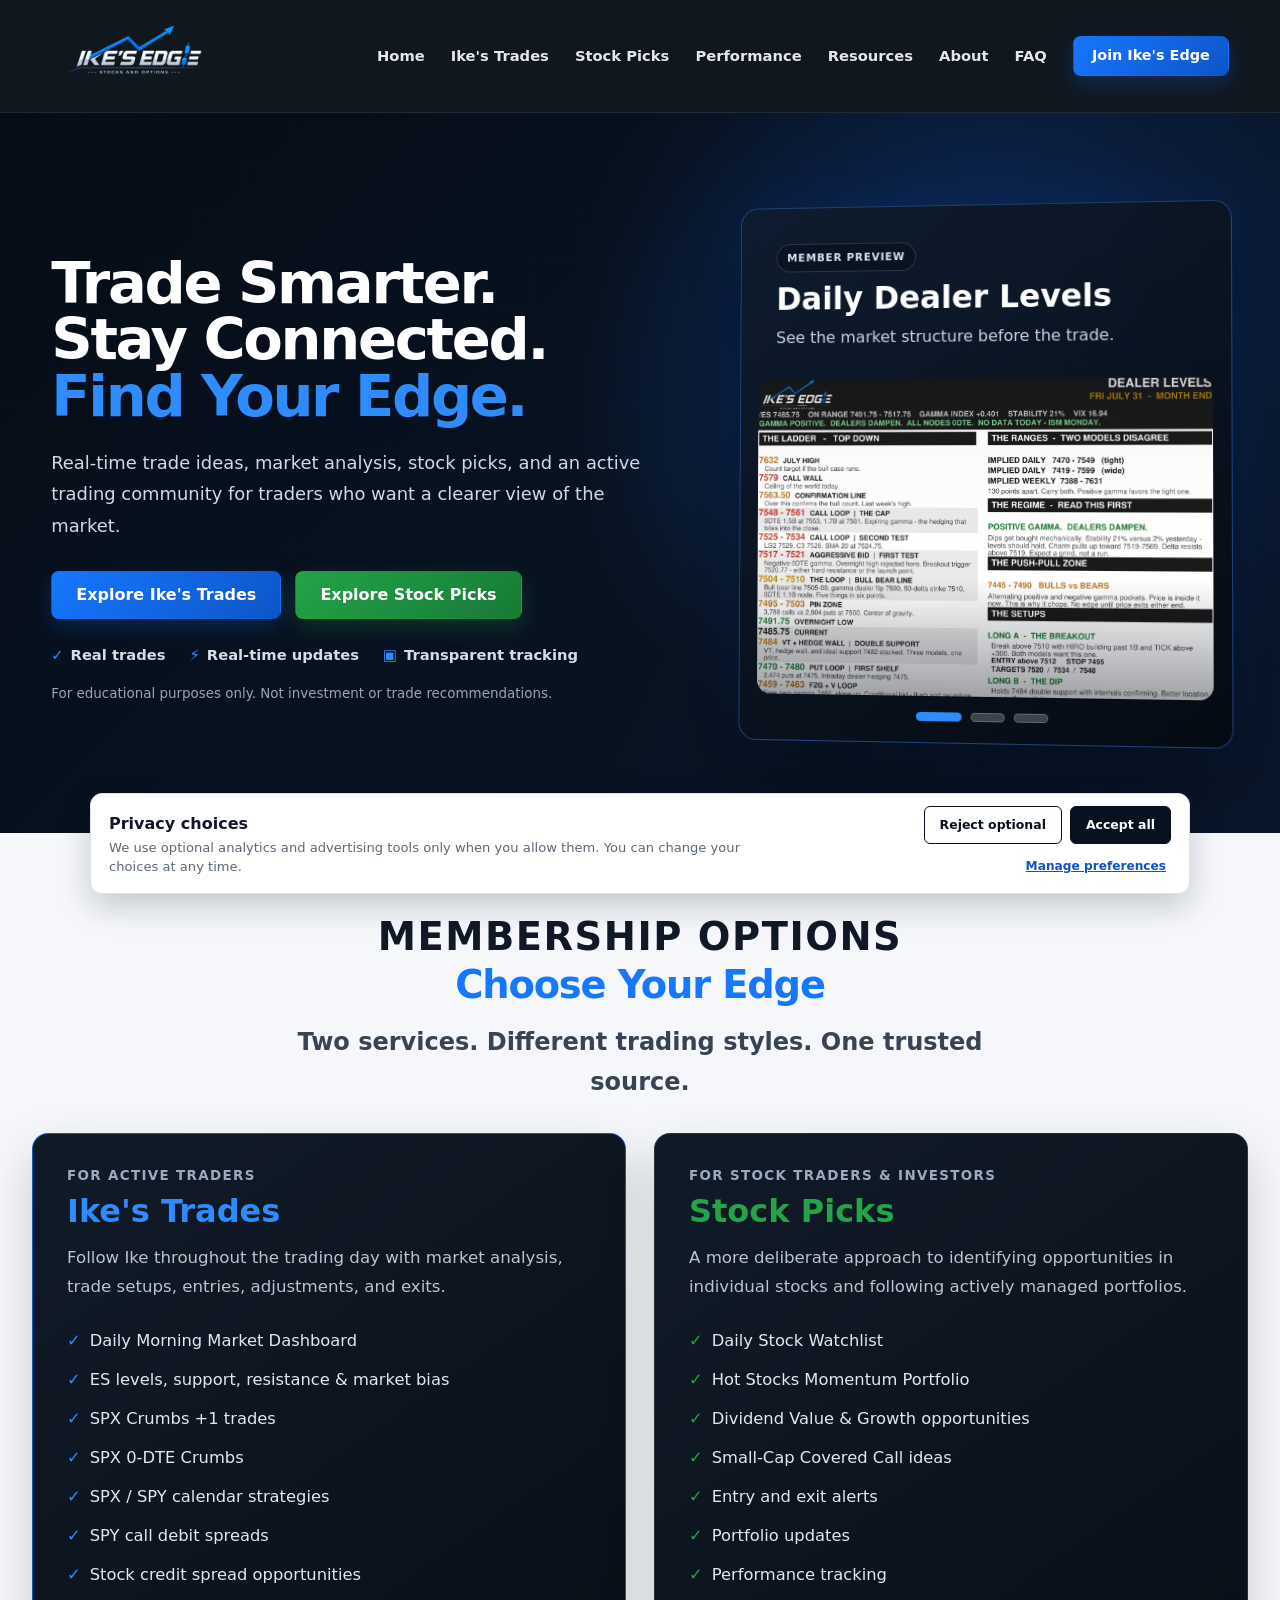
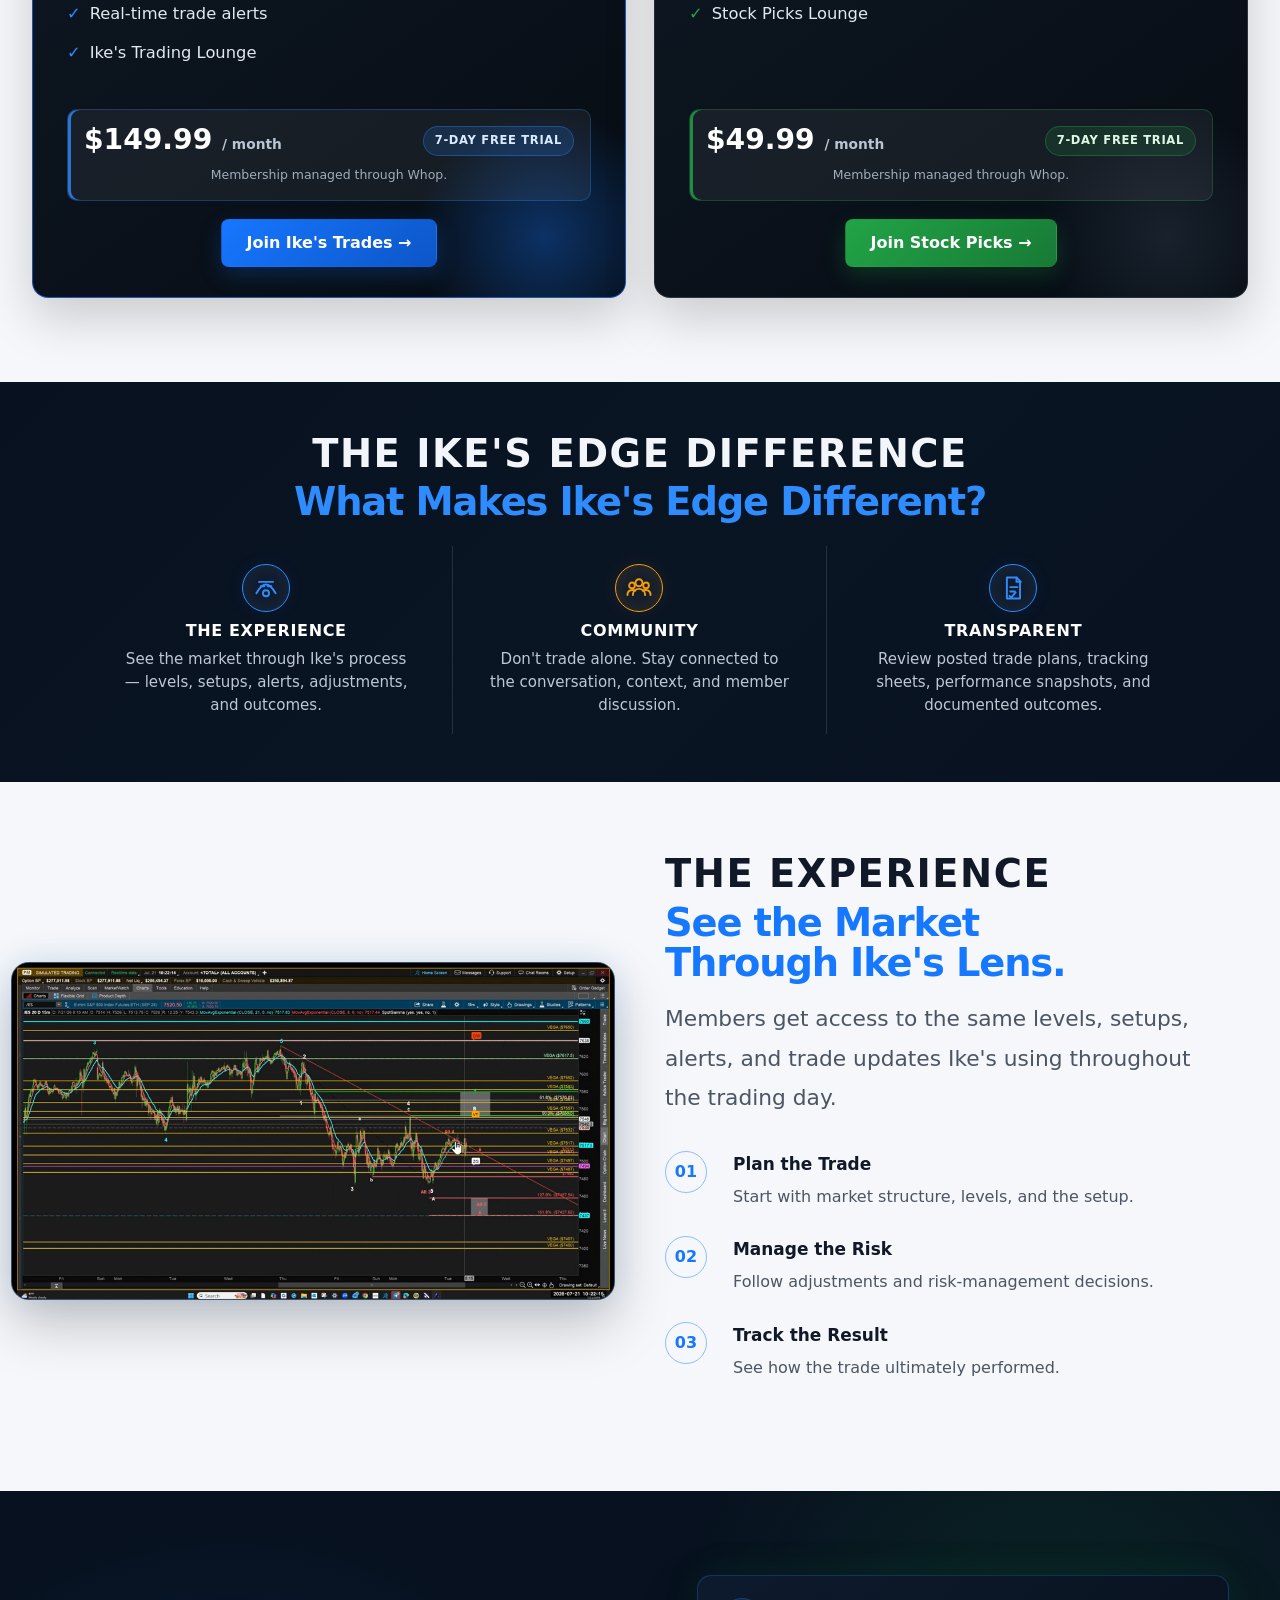
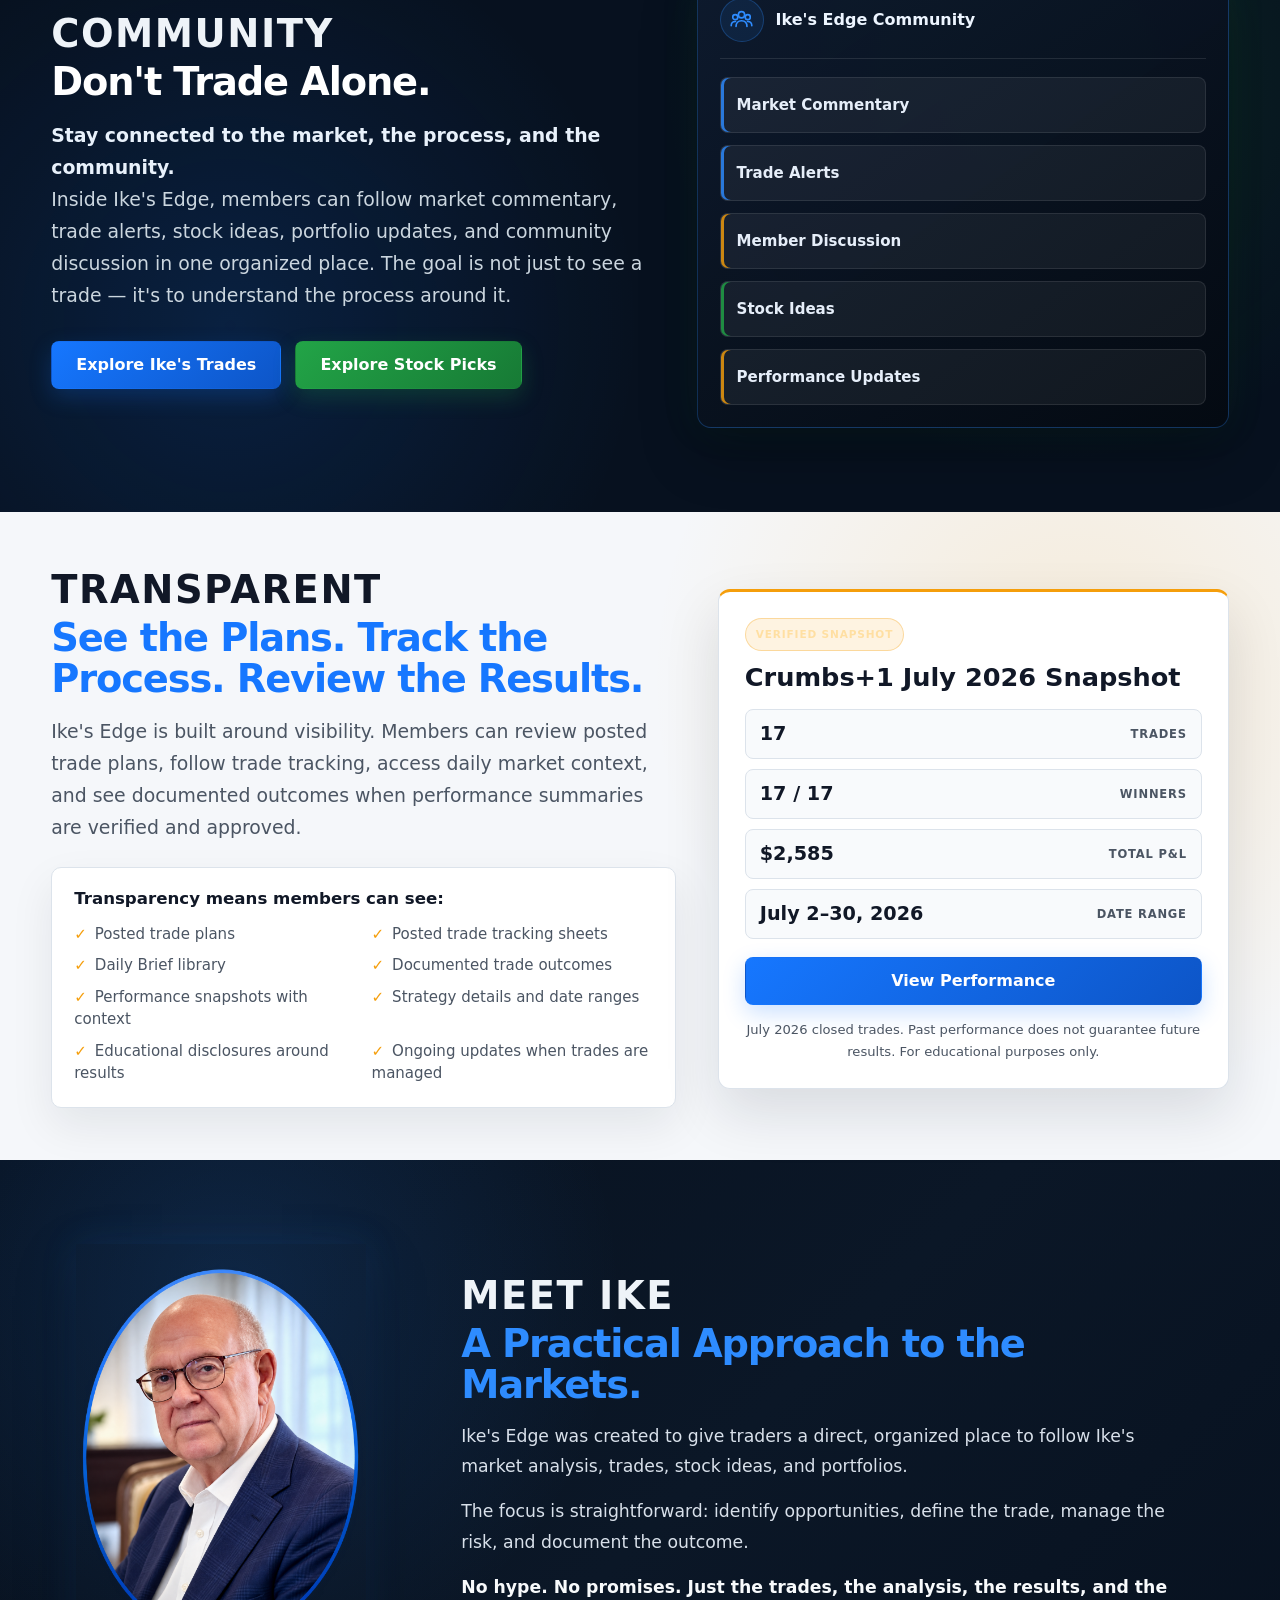
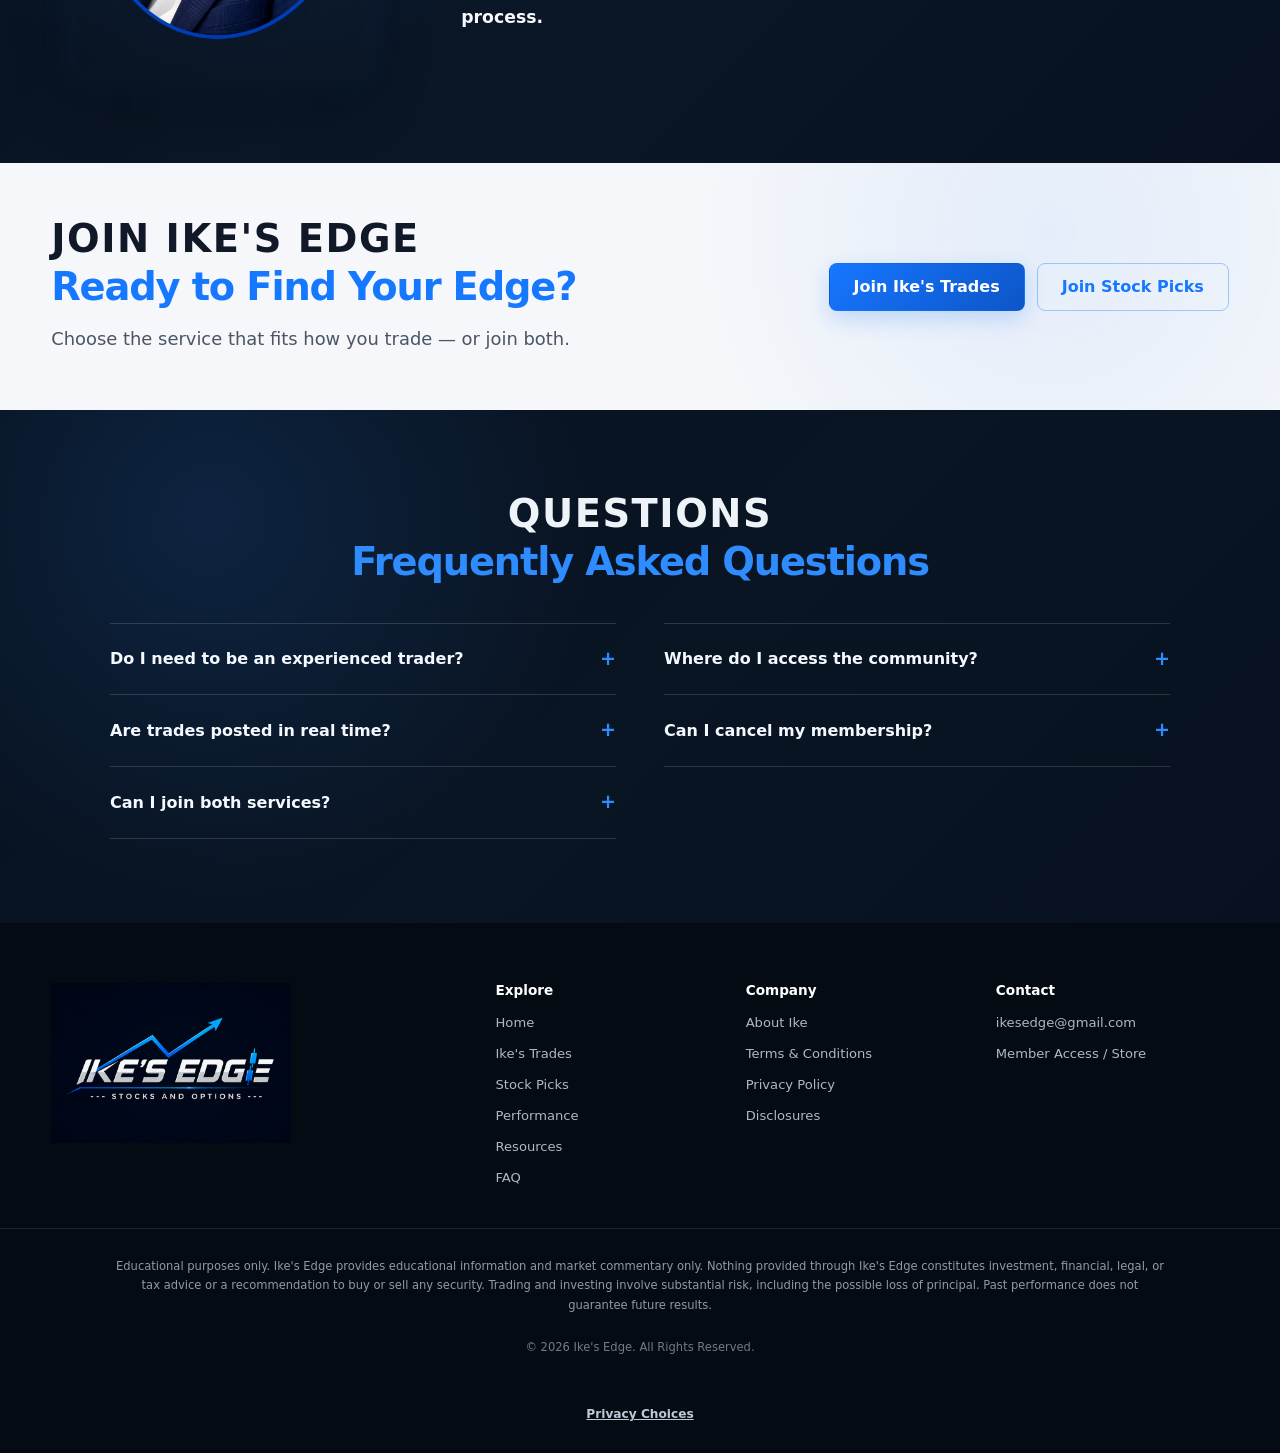
<file: index.html>
<!DOCTYPE html>
<html lang="en">
<head>
  <script src="/analytics-config.js"></script>
  <script src="/consent.js"></script>
  <meta charset="UTF-8" />
  <meta name="viewport" content="width=device-width, initial-scale=1.0" />

  <title>Ike's Edge | Trade Smarter. Find Your Edge.</title>

  <meta
    name="description"
    content="Ike's Edge provides real-time trade ideas, market analysis, stock picks, watchlists, and an active trading community for active traders."
  />

  <link rel="stylesheet" href="styles.css" />
  <script>
    !function(w,d,s,u,n,a,b){if(w[n])return;a=w[n]={q:[],t:+new Date,s:[],o:u,track:function(){a.q.push([+new Date].concat([].slice.call(arguments)))},setScope:function(){a.s=[].slice.call(arguments).filter(function(x){return typeof x==="string"});a.q.push([+new Date,"setScope"].concat(a.s))},scope:function(){var c=[].slice.call(arguments);return{track:function(){a.q.push([+new Date].concat([].slice.call(arguments)).concat([{__scope:c}]))}}}};b=d.createElement(s);b.async=1;b.src=u+"/s.js";d.getElementsByTagName(s)[0].parentNode.insertBefore(b,d.getElementsByTagName(s)[0])}(window,document,"script","https://t.whop.tw","whop");
    whop.setScope("biz_zZty89HEdYFQZf");
    whop.track("page");
  </script>
  <link rel="icon" type="image/png" href="/images/ikes-edge-logo.png" />
</head>

<body>

  <!-- =========================
       HEADER
  ========================== -->
  <header class="site-header">
    <div class="container header-inner">
      <a href="#home" class="brand">
        <img
          src="images/ikes-edge-logo-header.png"
          alt="Ike's Edge"
          class="site-logo"
        />
      </a>

      <button
        class="mobile-menu-button"
        id="mobileMenuButton"
        aria-label="Open navigation"
        aria-expanded="false"
      >
        &#9776;
      </button>

      <nav class="main-nav" id="mainNav">
        <a href="index.html">Home</a>
        <a href="ikes-trades.html">Ike's Trades</a>
        <a href="stock-picks.html">Stock Picks</a>
        <a href="performance.html">Performance</a>
        <a href="resources.html">Resources</a>
        <a href="index.html#about">About</a>
        <a href="index.html#faq">FAQ</a>

        <a
          href="https://www.whop.com/ikesedge"
          class="button button-small"
          target="_blank"
          rel="noopener noreferrer"
        >
          Join Ike's Edge
        </a>
      </nav>
    </div>
  </header>


  <main>

    <!-- =========================
         HERO
    ========================== -->
    <section class="hero" id="home">

      <div class="hero-background"></div>

      <div class="container hero-grid">

        <div class="hero-content">

          <h1>
            Trade Smarter.<br />
            Stay Connected.<br />
            <span>Find Your Edge.</span>
          </h1>

          <p class="hero-description">
            Real-time trade ideas, market analysis, stock picks, and an active
            trading community for traders who want a clearer view of the market.
          </p>

          <div class="hero-buttons">
            <a href="ikes-trades.html" class="button">
              Explore Ike's Trades
            </a>

            <a href="stock-picks.html" class="button button-green">
              Explore Stock Picks
            </a>
          </div>

          <div class="hero-trust">
            <div>
              <span class="trust-icon">&#10003;</span>
              Real trades
            </div>

            <div>
              <span class="trust-icon">&#9889;</span>
              Real-time updates
            </div>

            <div>
              <span class="trust-icon">&#9635;</span>
              Transparent tracking
            </div>
          </div>

          <p class="hero-disclaimer">
            For educational purposes only. Not investment or trade recommendations.
          </p>

        </div>


        <div class="hero-visual">

          <div
            class="rotating-hero-card"
            data-rotating-panels
            data-rotation-interval="4000"
            aria-label="Featured Ike's Edge previews"
          >
            <div class="rotating-panel-track">
              <article class="rotating-panel is-active" data-panel data-duration="3000">
                <div class="panel-copy">
                  <span class="panel-kicker">Member Preview</span>
                  <h2>Daily Dealer Levels</h2>
                  <p>See the market structure before the trade.</p>
                </div>

                <div class="panel-image-frame dealer-preview-frame">
                  <img
                    src="images/ikes-dealer-levels-preview.png"
                    alt="Ike's Edge Dealer Levels preview"
                    class="dealer-preview-image"
                  />
                </div>
              </article>

              <article class="rotating-panel trial-preview-panel" data-panel data-duration="5000">
                <div class="panel-copy">
                  <span class="panel-kicker">7-Day Free Trial</span>
                  <h2>7 Days Inside<br /><span>Ike's Edge</span></h2>
                  <p>See the market prep, trade alerts, daily brief, and member resources for yourself.</p>
                </div>

                <div class="trial-panel-card">
                  <img
                    src="images/ikes-edge-logo.png"
                    alt=""
                    class="trial-panel-watermark"
                    aria-hidden="true"
                  />

                  <div class="trial-feature-grid">
                    <article class="trial-feature-tile">
                      <span class="trial-feature-icon" aria-hidden="true">
                        <svg viewBox="0 0 24 24" focusable="false"><path d="M7 3h7l3 3v15H7z" /><path d="M14 3v4h4" /><path d="M10 11h5" /><path d="M10 15h5" /></svg>
                      </span>
                      <div>
                        <strong>Daily Brief</strong>
                        <p>Start each day with market insights and key levels.</p>
                      </div>
                    </article>

                    <article class="trial-feature-tile">
                      <span class="trial-feature-icon" aria-hidden="true">
                        <svg viewBox="0 0 24 24" focusable="false"><path d="M12 4c-2.8 0-5 2.2-5 5v3.4L5.5 15h13L17 12.4V9c0-2.8-2.2-5-5-5z" /><path d="M10 18h4" /><path d="M13 2l-2 4" /></svg>
                      </span>
                      <div>
                        <strong>Trade Alerts</strong>
                        <p>Real-time ideas and updates when it matters.</p>
                      </div>
                    </article>

                    <article class="trial-feature-tile">
                      <span class="trial-feature-icon" aria-hidden="true">
                        <svg viewBox="0 0 24 24" focusable="false"><circle cx="12" cy="8" r="3" /><path d="M6 20c0-3.4 2.4-5.6 6-5.6s6 2.2 6 5.6" /><circle cx="5.5" cy="10" r="2.3" /><circle cx="18.5" cy="10" r="2.3" /></svg>
                      </span>
                      <div>
                        <strong>Community</strong>
                        <p>Connect, discuss, and learn with active traders.</p>
                      </div>
                    </article>

                    <article class="trial-feature-tile">
                      <span class="trial-feature-icon" aria-hidden="true">
                        <svg viewBox="0 0 24 24" focusable="false"><path d="M3 7h7l2 2h9v10H3z" /><path d="M3 7v12" /><path d="M7 13h10" /></svg>
                      </span>
                      <div>
                        <strong>Resource Library</strong>
                        <p>Guides, tools, and education at your fingertips.</p>
                      </div>
                    </article>
                  </div>

                  <a
                    href="https://www.whop.com/ikesedge"
                    class="trial-panel-cta"
                    target="_blank"
                    rel="noopener noreferrer"
                    aria-label="Start Ike's Edge free trial on Whop"
                  >
                    Start Free Trial &rarr;
                  </a>
                </div>
              </article>

              <article class="rotating-panel" data-panel data-duration="3000">
                <div class="panel-copy">
                  <span class="panel-kicker">Our Signature Trade</span>
                  <h2>Crumbs+1 &mdash; Our Signature SPX Trade</h2>
                  <p>Defined structure. Documented process. Risk-managed execution.</p>
                </div>

                <div class="performance-mini-card">
                  <div><strong>17</strong><span>Trades</span></div>
                  <div><strong>17 / 17</strong><span>Winners</span></div>
                  <div><strong>$2,585</strong><span>Total P&amp;L</span></div>
                  <div><strong>July 2026</strong><span>Closed Trades</span></div>
                </div>

                <p class="panel-disclosure">
                  Past performance does not guarantee future results. Educational purposes only.
                </p>
              </article>
            </div>

            <div class="rotating-panel-indicators" aria-label="Select featured preview">
              <button type="button" class="is-active" data-panel-indicator aria-label="Show Daily Dealer Levels"></button>
              <button type="button" data-panel-indicator aria-label="Show 7-Day Free Trial"></button>
              <button type="button" data-panel-indicator aria-label="Show Crumbs+1 Signature Trade"></button>
            </div>
          </div>

        </div>
      </div>
    </section>



    <!-- =========================
         CHOOSE YOUR EDGE
    ========================== -->
    <section class="section section-light" id="services">

      <div class="container services-container">

        <div class="section-heading section-heading-pair services-heading">
          <span class="eyebrow">MEMBERSHIP OPTIONS</span>

          <h2>Choose Your Edge</h2>

          <p>
            Two services. Different trading styles. One trusted source.
          </p>
        </div>


        <div class="product-grid">

          <!-- IKE'S TRADES -->
          <article class="product-card product-card-blue" id="ikes-trades">

            <p class="product-label">FOR ACTIVE TRADERS</p>

            <h3>Ike's Trades</h3>

            <p class="product-description">
              Follow Ike throughout the trading day with market analysis,
              trade setups, entries, adjustments, and exits.
            </p>

            <ul class="feature-list">
              <li>Daily Morning Market Dashboard</li>
              <li>ES levels, support, resistance &amp; market bias</li>
              <li>SPX Crumbs +1 trades</li>
              <li>SPX 0-DTE Crumbs</li>
              <li>SPX / SPY calendar strategies</li>
              <li>SPY call debit spreads</li>
              <li>Stock credit spread opportunities</li>
              <li>Real-time trade alerts</li>
              <li>Ike's Trading Lounge</li>
            </ul>

            <div class="product-card-pricing product-card-pricing-blue">
              <div class="product-card-pricing-top">
                <div class="product-card-price">$149.99 <span>/ month</span></div>
                <span class="product-card-trial">7-Day Free Trial</span>
              </div>
              <p>Membership managed through Whop.</p>
            </div>

            <a
              href="https://whop.com/joined/ikesedge/products/ikes-trades/"
              class="button product-card-button"
              target="_blank"
              rel="noopener noreferrer"
            >
              Join Ike's Trades &rarr;
            </a>

          </article>


          <!-- STOCK PICKS -->
          <article class="product-card product-card-stock" id="stock-picks">

            <p class="product-label">FOR STOCK TRADERS &amp; INVESTORS</p>

            <h3>Stock Picks</h3>

            <p class="product-description">
              A more deliberate approach to identifying opportunities in
              individual stocks and following actively managed portfolios.
            </p>

            <ul class="feature-list">
              <li>Daily Stock Watchlist</li>
              <li>Hot Stocks Momentum Portfolio</li>
              <li>Dividend Value &amp; Growth opportunities</li>
              <li>Small-Cap Covered Call ideas</li>
              <li>Entry and exit alerts</li>
              <li>Portfolio updates</li>
              <li>Performance tracking</li>
              <li>Stock Picks Lounge</li>
            </ul>

            <div class="product-card-pricing product-card-pricing-green">
              <div class="product-card-pricing-top">
                <div class="product-card-price">$49.99 <span>/ month</span></div>
                <span class="product-card-trial">7-Day Free Trial</span>
              </div>
              <p>Membership managed through Whop.</p>
            </div>

            <a
              href="https://whop.com/joined/ikesedge/products/stockpicks/"
              class="button button-green product-card-button"
              target="_blank"
              rel="noopener noreferrer"
            >
              Join Stock Picks &rarr;
            </a>

          </article>

        </div>

      </div>
    </section>



    <!-- =========================
         DIFFERENTIATORS
    ========================== -->
    <section class="section section-dark difference-section">

      <div class="container">

        <div class="section-heading section-heading-pair section-heading-pair-dark">
          <span class="eyebrow">THE IKE'S EDGE DIFFERENCE</span>

          <h2>What Makes Ike's Edge Different?</h2>
        </div>


        <div class="benefit-grid difference-pillar-grid">

          <div class="benefit-card difference-pillar">
            <div class="benefit-icon benefit-icon-blue" aria-hidden="true">
              <svg class="benefit-icon-svg" viewBox="0 0 32 32" focusable="false">
                <path d="M5 22c4-7 8-10 11-10s7 3 11 10" />
                <circle cx="16" cy="22" r="3.5" />
                <path d="M8 9h16" />
                <path d="M10 14h4" />
                <path d="M18 14h4" />
              </svg>
            </div>

            <h3>The Experience</h3>

            <p>
              See the market through Ike's process &mdash; levels, setups,
              alerts, adjustments, and outcomes.
            </p>
          </div>


          <div class="benefit-card difference-pillar">
            <div class="benefit-icon benefit-icon-orange" aria-hidden="true">
              <svg class="benefit-icon-svg" viewBox="0 0 32 32" focusable="false">
                <circle cx="16" cy="10" r="4" />
                <circle cx="8" cy="13" r="3.2" />
                <circle cx="24" cy="13" r="3.2" />
                <path d="M9 24c0-4.2 2.8-7 7-7s7 2.8 7 7" />
                <path d="M2.8 24c0-3.5 2.3-5.8 5.8-5.8 1.3 0 2.4.3 3.3.9" />
                <path d="M20.1 19.1c.9-.6 2-.9 3.3-.9 3.5 0 5.8 2.3 5.8 5.8" />
              </svg>
            </div>

            <h3>Community</h3>

            <p>
              Don't trade alone. Stay connected to the conversation, context,
              and member discussion.
            </p>
          </div>


          <div class="benefit-card difference-pillar">
            <div class="benefit-icon benefit-icon-blue" aria-hidden="true">
              <svg class="benefit-icon-svg" viewBox="0 0 32 32" focusable="false">
                <path d="M9 4h11l4 4v20H9z" />
                <path d="M20 4v5h5" />
                <path d="M13 15h8" />
                <path d="M13 20h5" />
                <path d="M12 25l2 2 5-6" />
              </svg>
            </div>

            <h3>Transparent</h3>

            <p>
              Review posted trade plans, tracking sheets, performance
              snapshots, and documented outcomes.
            </p>
          </div>

        </div>

      </div>
    </section>



    <!-- =========================
         EXPERIENCE
    ========================== -->
    <section class="section section-light experience-section">

      <div class="container experience-grid">

        <div class="experience-visual">

          <div class="experience-image-frame">
            <img
              src="images/Daily Brief Image.png"
              alt="Ike's Edge Daily Brief market overview"
              class="experience-image"
            />
          </div>

        </div>


        <div class="experience-content section-heading-pair section-heading-pair-inline">

          <span class="eyebrow">THE EXPERIENCE</span>

          <h2>
            See the Market<br />
            Through Ike's Lens.
          </h2>

          <p>
            Members get access to the same levels, setups, alerts, and trade
            updates Ike's using throughout the trading day.
          </p>


          <div class="process-list">

            <div class="process-item">
              <span>01</span>

              <div>
                <strong>Plan the Trade</strong>

                <p>
                  Start with market structure, levels, and the setup.
                </p>
              </div>
            </div>


            <div class="process-item">
              <span>02</span>

              <div>
                <strong>Manage the Risk</strong>

                <p>
                  Follow adjustments and risk-management decisions.
                </p>
              </div>
            </div>


            <div class="process-item">
              <span>03</span>

              <div>
                <strong>Track the Result</strong>

                <p>
                  See how the trade ultimately performed.
                </p>
              </div>
            </div>

          </div>

        </div>

      </div>
    </section>


    <!-- =========================
         COMMUNITY
    ========================== -->
    <section class="section community-section">

      <div class="container community-home-grid">

        <div class="community-home-content section-heading-pair section-heading-pair-dark section-heading-pair-inline">

          <span class="eyebrow">COMMUNITY</span>

          <h2>Don't Trade Alone.</h2>

          <p class="community-subheading">
            Stay connected to the market, the process, and the community.
          </p>

          <p>
            Inside Ike's Edge, members can follow market commentary, trade
            alerts, stock ideas, portfolio updates, and community discussion in
            one organized place. The goal is not just to see a trade &mdash;
            it's to understand the process around it.
          </p>

          <div class="hero-buttons">
            <a href="ikes-trades.html" class="button">
              Explore Ike's Trades
            </a>

            <a href="stock-picks.html" class="button button-green">
              Explore Stock Picks
            </a>
          </div>

        </div>


        <div class="community-mockup-panel" aria-label="Ike's Edge community areas">
          <div class="community-mockup-header">
            <span class="community-icon" aria-hidden="true">
              <svg viewBox="0 0 32 32" focusable="false">
                <circle cx="16" cy="10" r="4" />
                <circle cx="8" cy="13" r="3.2" />
                <circle cx="24" cy="13" r="3.2" />
                <path d="M9 25c0-4.5 2.8-7.4 7-7.4s7 2.9 7 7.4" />
                <path d="M2.8 24c0-3.3 2.2-5.5 5.5-5.5" />
                <path d="M23.7 18.5c3.3 0 5.5 2.2 5.5 5.5" />
              </svg>
            </span>
            <strong>Ike's Edge Community</strong>
          </div>

          <div class="community-mockup-list">
            <span class="community-mockup-blue">Market Commentary</span>
            <span class="community-mockup-blue">Trade Alerts</span>
            <span class="community-mockup-orange">Member Discussion</span>
            <span class="community-mockup-green">Stock Ideas</span>
            <span class="community-mockup-orange">Performance Updates</span>
          </div>
        </div>

      </div>
    </section>



    <!-- =========================
         TRANSPARENCY
    ========================== -->
    <section class="section section-light transparency-section transparency-section-light" id="results">

      <div class="container">

        <div class="transparency-grid">

          <div class="transparency-copy section-heading-pair section-heading-pair-inline">

            <span class="eyebrow">TRANSPARENT</span>

            <h2>See the Plans. Track the Process. Review the Results.</h2>

            <p>
              Ike's Edge is built around visibility. Members can review posted
              trade plans, follow trade tracking, access daily market context,
              and see documented outcomes when performance summaries are
              verified and approved.
            </p>

            <div class="transparency-list-panel">
              <h3>Transparency means members can see:</h3>

              <ul class="transparency-list">
                <li>Posted trade plans</li>
                <li>Posted trade tracking sheets</li>
                <li>Daily Brief library</li>
                <li>Documented trade outcomes</li>
                <li>Performance snapshots with context</li>
                <li>Strategy details and date ranges</li>
                <li>Educational disclosures around results</li>
                <li>Ongoing updates when trades are managed</li>
              </ul>
            </div>

          </div>


          <aside class="transparency-snapshot" aria-label="Crumbs+1 July 2026 performance snapshot">
            <span class="snapshot-label">Verified Snapshot</span>

            <h3>Crumbs+1 July 2026 Snapshot</h3>

            <div class="transparency-snapshot-metrics">
              <div>
                <strong>17</strong>
                <span>Trades</span>
              </div>

              <div>
                <strong>17 / 17</strong>
                <span>Winners</span>
              </div>

              <div>
                <strong>$2,585</strong>
                <span>Total P&amp;L</span>
              </div>

              <div>
                <strong>July 2&ndash;30, 2026</strong>
                <span>Date Range</span>
              </div>
            </div>

            <a href="performance.html" class="button">
              View Performance
            </a>

            <p class="performance-disclosure">
              July 2026 closed trades. Past performance does not guarantee
              future results. For educational purposes only.
            </p>
          </aside>

        </div>

      </div>
    </section>



    <!-- =========================
         ABOUT IKE
    ========================== -->
    <section class="section section-dark about-section-dark" id="about">

      <div class="container about-grid">

        <div class="about-photo-wrap">

          <div class="temporary-photo">
            <img
              src="images/Ike-Oval-Version.jpeg"
              alt="Ike profile portrait"
              class="about-profile-image"
            />
          </div>

        </div>


        <div class="about-content section-heading-pair section-heading-pair-dark section-heading-pair-inline">

          <span class="eyebrow">MEET IKE</span>

          <h2>A Practical Approach to the Markets.</h2>

          <p>
            Ike's Edge was created to give traders a direct, organized place
            to follow Ike's market analysis, trades, stock ideas, and portfolios.
          </p>

          <p>
            The focus is straightforward: identify opportunities, define the
            trade, manage the risk, and document the outcome.
          </p>

          <p class="about-highlight">
            No hype. No promises. Just the trades, the analysis, the results,
            and the process.
          </p>

        </div>

      </div>
    </section>



    <!-- =========================
         CTA
    ========================== -->
    <section class="membership-cta membership-cta-light" id="membership">

      <div class="container membership-inner">

        <div class="section-heading-pair section-heading-pair-inline cta-heading">

          <span class="eyebrow">JOIN IKE'S EDGE</span>

          <h2>Ready to Find Your Edge?</h2>

          <p>
            Choose the service that fits how you trade &mdash; or join both.
          </p>

        </div>


        <div class="membership-buttons">

          <a
            href="https://whop.com/joined/ikesedge/products/ikes-trades/"
            class="button"
            target="_blank"
            rel="noopener noreferrer"
          >
            Join Ike's Trades
          </a>

          <a
            href="https://whop.com/joined/ikesedge/products/stockpicks/"
            class="button button-outline-light"
            target="_blank"
            rel="noopener noreferrer"
          >
            Join Stock Picks
          </a>

        </div>

      </div>
    </section>



    <!-- =========================
         FAQ
    ========================== -->
    <section class="section section-dark faq-section-dark" id="faq">

      <div class="container faq-container">

        <div class="section-heading section-heading-pair section-heading-pair-dark">

          <span class="eyebrow">QUESTIONS</span>

          <h2>Frequently Asked Questions</h2>

        </div>


        <div class="faq-columns">

          <div class="faq-list">

            <div class="faq-item">

              <button class="faq-question">
                Do I need to be an experienced trader?
                <span>+</span>
              </button>

              <div class="faq-answer">
                <p>
                  No. Ike's Edge can be useful to newer and experienced traders,
                  although members should understand that trading involves risk
                  and should make their own trading decisions.
                </p>
              </div>

            </div>


            <div class="faq-item">

              <button class="faq-question">
                Are trades posted in real time?
                <span>+</span>
              </button>

              <div class="faq-answer">
                <p>
                  Trade alerts and updates are posted as Ike executes and manages
                  the trades.
                </p>
              </div>

            </div>


            <div class="faq-item">

              <button class="faq-question">
                Can I join both services?
                <span>+</span>
              </button>

              <div class="faq-answer">
                <p>
                  Yes. Ike's Trades and Stock Picks are separate services, and
                  members may subscribe to either one or both.
                </p>
              </div>

            </div>

          </div>


          <div class="faq-list">

            <div class="faq-item">

              <button class="faq-question">
                Where do I access the community?
                <span>+</span>
              </button>

              <div class="faq-answer">
                <p>
                  Membership access, trading lounges, alerts, and community
                  features are delivered through Whop.
                </p>
              </div>

            </div>


            <div class="faq-item">

              <button class="faq-question">
                Can I cancel my membership?
                <span>+</span>
              </button>

              <div class="faq-answer">
                <p>
                  Membership and billing are managed through Whop. Refer to the
                  applicable membership terms for cancellation details.
                </p>
              </div>

            </div>

          </div>

        </div>

      </div>
    </section>

  </main>



  <!-- =========================
       FOOTER
  ========================== -->
  <footer class="site-footer">
    <div class="container footer-grid">
      <div class="footer-brand">
        <a href="#home" class="footer-logo-link" aria-label="Ike's Edge home">
          <img
            src="images/ikes-edge-logo.png"
            alt="Ike's Edge"
            class="site-logo site-logo-footer"
          />
        </a>
      </div>

      <div class="footer-links">
        <h4>Explore</h4>
        <a href="index.html">Home</a>
        <a href="ikes-trades.html">Ike's Trades</a>
        <a href="stock-picks.html">Stock Picks</a>
        <a href="performance.html">Performance</a>
        <a href="resources.html">Resources</a>
        <a href="index.html#faq">FAQ</a>
      </div>

      <div class="footer-links">
        <h4>Company</h4>
        <a href="index.html#about">About Ike</a>
        <a href="terms.html">Terms &amp; Conditions</a>
        <a href="privacy.html">Privacy Policy</a>
        <a href="disclosures.html">Disclosures</a>
      </div>

      <div class="footer-links">
        <h4>Contact</h4>
        <a href="mailto:ikesedge@gmail.com">ikesedge@gmail.com</a>
        <a
          href="https://www.whop.com/ikesedge"
          target="_blank"
          rel="noopener noreferrer"
        >
          Member Access / Store
        </a>
      </div>
    </div>

    <div class="container footer-disclaimer">
      <p>
        Educational purposes only. Ike's Edge provides educational information
        and market commentary only. Nothing provided through Ike's Edge
        constitutes investment, financial, legal, or tax advice or a
        recommendation to buy or sell any security. Trading and investing
        involve substantial risk, including the possible loss of principal.
        Past performance does not guarantee future results.
      </p>
    </div>

    <div class="container footer-bottom">
      <span>&copy; 2026 Ike's Edge. All Rights Reserved.</span>
    </div>
  </footer>


  <script src="script.js"></script>

</body>
</html>
</file>
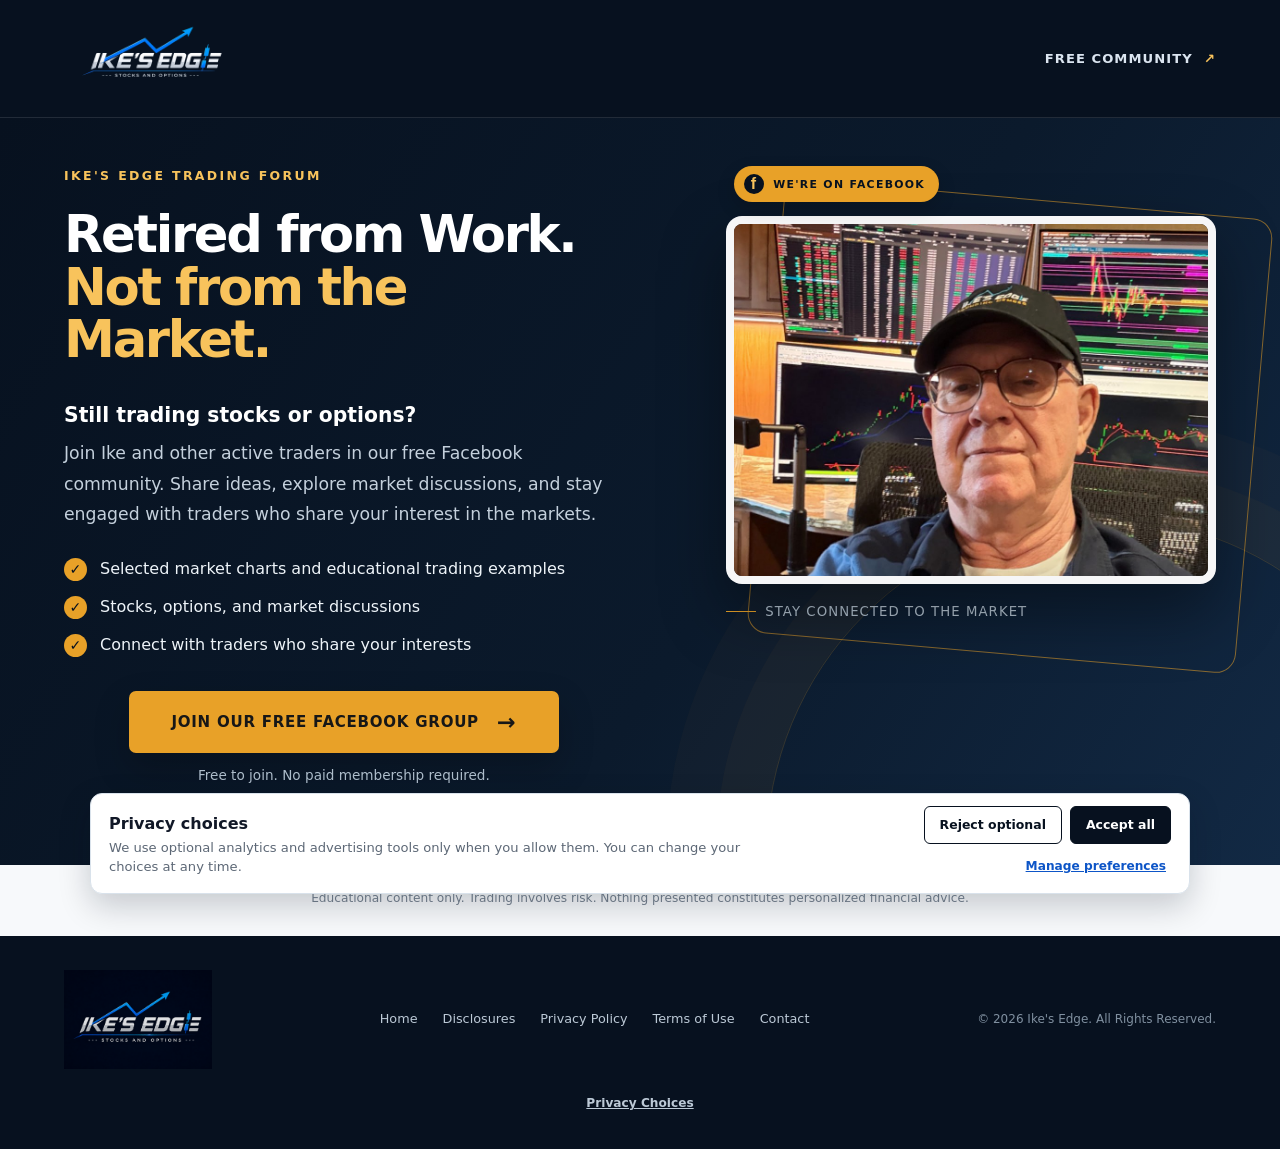
<file: facebook/index.html>
<!DOCTYPE html>
<html lang="en">
<head>
  <script src="/analytics-config.js"></script>
  <script src="/consent.js"></script>
  <meta charset="UTF-8" />
  <meta name="viewport" content="width=device-width, initial-scale=1.0" />
  <meta name="description" content="Join Ike and other active traders in the free Ike's Edge Trading Forum Facebook Group." />
  <title>Retired from Work. Not from the Market. | Ike's Edge</title>
  <link rel="stylesheet" href="../styles.css" />
  <link rel="stylesheet" href="facebook.css" />
  <link rel="icon" type="image/png" href="/images/ikes-edge-logo.png" />
</head>
<body class="facebook-landing-page">
  <header class="facebook-header">
    <div class="facebook-container facebook-header-inner">
      <a href="../index.html" class="facebook-brand" aria-label="Ike's Edge home">
        <img src="../images/ikes-edge-logo-header.png" alt="Ike's Edge" />
      </a>
      <a href="#join" class="facebook-header-link">Free community <span aria-hidden="true">↗</span></a>
    </div>
  </header>

  <main>
    <section class="facebook-hero" aria-labelledby="facebook-hero-title">
      <div class="facebook-container facebook-hero-grid">
        <div class="facebook-hero-copy">
          <p class="facebook-eyebrow">IKE'S EDGE TRADING FORUM</p>
          <h1 id="facebook-hero-title">Retired from Work.<br /><span>Not from the Market.</span></h1>
          <p class="facebook-intro-lead">Still trading stocks or options?</p>
          <p class="facebook-intro">Join Ike and other active traders in our free Facebook community. Share ideas, explore market discussions, and stay engaged with traders who share your interest in the markets.</p>

          <ul class="facebook-benefits">
            <li><span aria-hidden="true">✓</span><span>Selected market charts and educational trading examples</span></li>
            <li><span aria-hidden="true">✓</span><span>Stocks, options, and market discussions</span></li>
            <li><span aria-hidden="true">✓</span><span>Connect with traders who share your interests</span></li>
          </ul>

          <div class="facebook-cta-wrap" id="join">
            <a class="facebook-cta" data-facebook-group-cta href="https://www.facebook.com/groups/ikesedge/" target="_blank" rel="noopener noreferrer">
              Join our free Facebook group <span aria-hidden="true">→</span>
            </a>
            <p class="facebook-cta-note">Free to join. No paid membership required.</p>
          </div>
        </div>

        <div class="facebook-hero-image-wrap">
          <a class="facebook-badge" data-facebook-group-cta data-facebook-group-source="facebook_badge" href="https://www.facebook.com/groups/ikesedge/" target="_blank" rel="noopener noreferrer">
            <span class="facebook-badge-icon" aria-hidden="true">f</span><span>We're on Facebook</span>
          </a>
          <div class="facebook-image-glow" aria-hidden="true"></div>
          <figure class="facebook-hero-image-frame">
            <img src="../images/Ike at Desk 11-8-26.jpg" alt="Ike at his trading desk with market charts on screen" />
            <figcaption>Ike's Edge Trading Forum</figcaption>
          </figure>
          <div class="facebook-image-caption" aria-hidden="true"><span></span> Stay connected to the market</div>
        </div>
      </div>
    </section>

    <section class="facebook-disclaimer-section">
      <div class="facebook-container">
        <p class="facebook-disclaimer">Educational content only. Trading involves risk. Nothing presented constitutes personalized financial advice.</p>
      </div>
    </section>
  </main>

  <footer class="facebook-footer">
    <div class="facebook-container facebook-footer-grid">
      <a href="../index.html" class="facebook-footer-brand" aria-label="Ike's Edge home">
        <img src="../images/ikes-edge-logo.png" alt="Ike's Edge" />
      </a>
      <nav class="facebook-footer-links" aria-label="Footer navigation">
        <a href="../index.html">Home</a>
        <a href="../disclosures.html">Disclosures</a>
        <a href="../privacy.html">Privacy Policy</a>
        <a href="../terms.html">Terms of Use</a>
        <a href="mailto:ikesedge@gmail.com">Contact</a>
      </nav>
      <p class="facebook-footer-copy">© 2026 Ike's Edge. All Rights Reserved.</p>
    </div>
  </footer>

  <script src="facebook.js"></script>
</body>
</html>
</file>
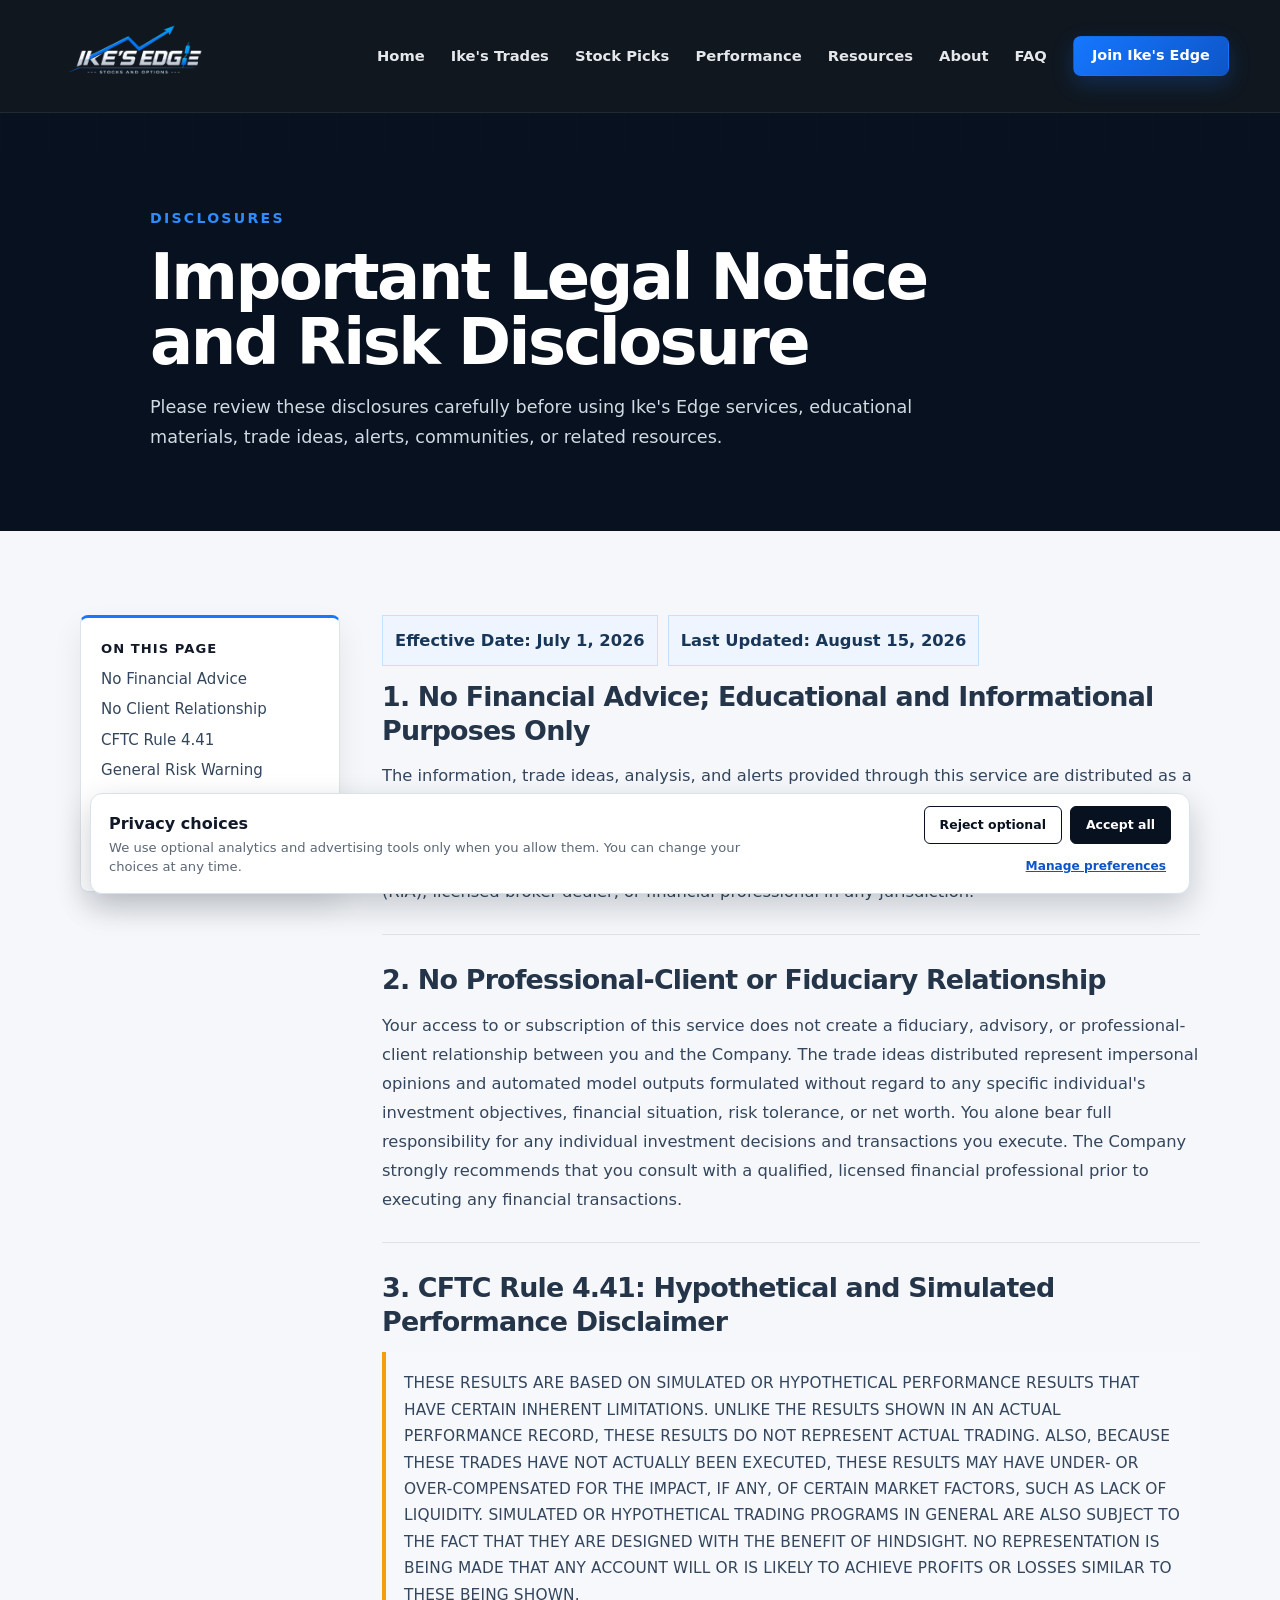
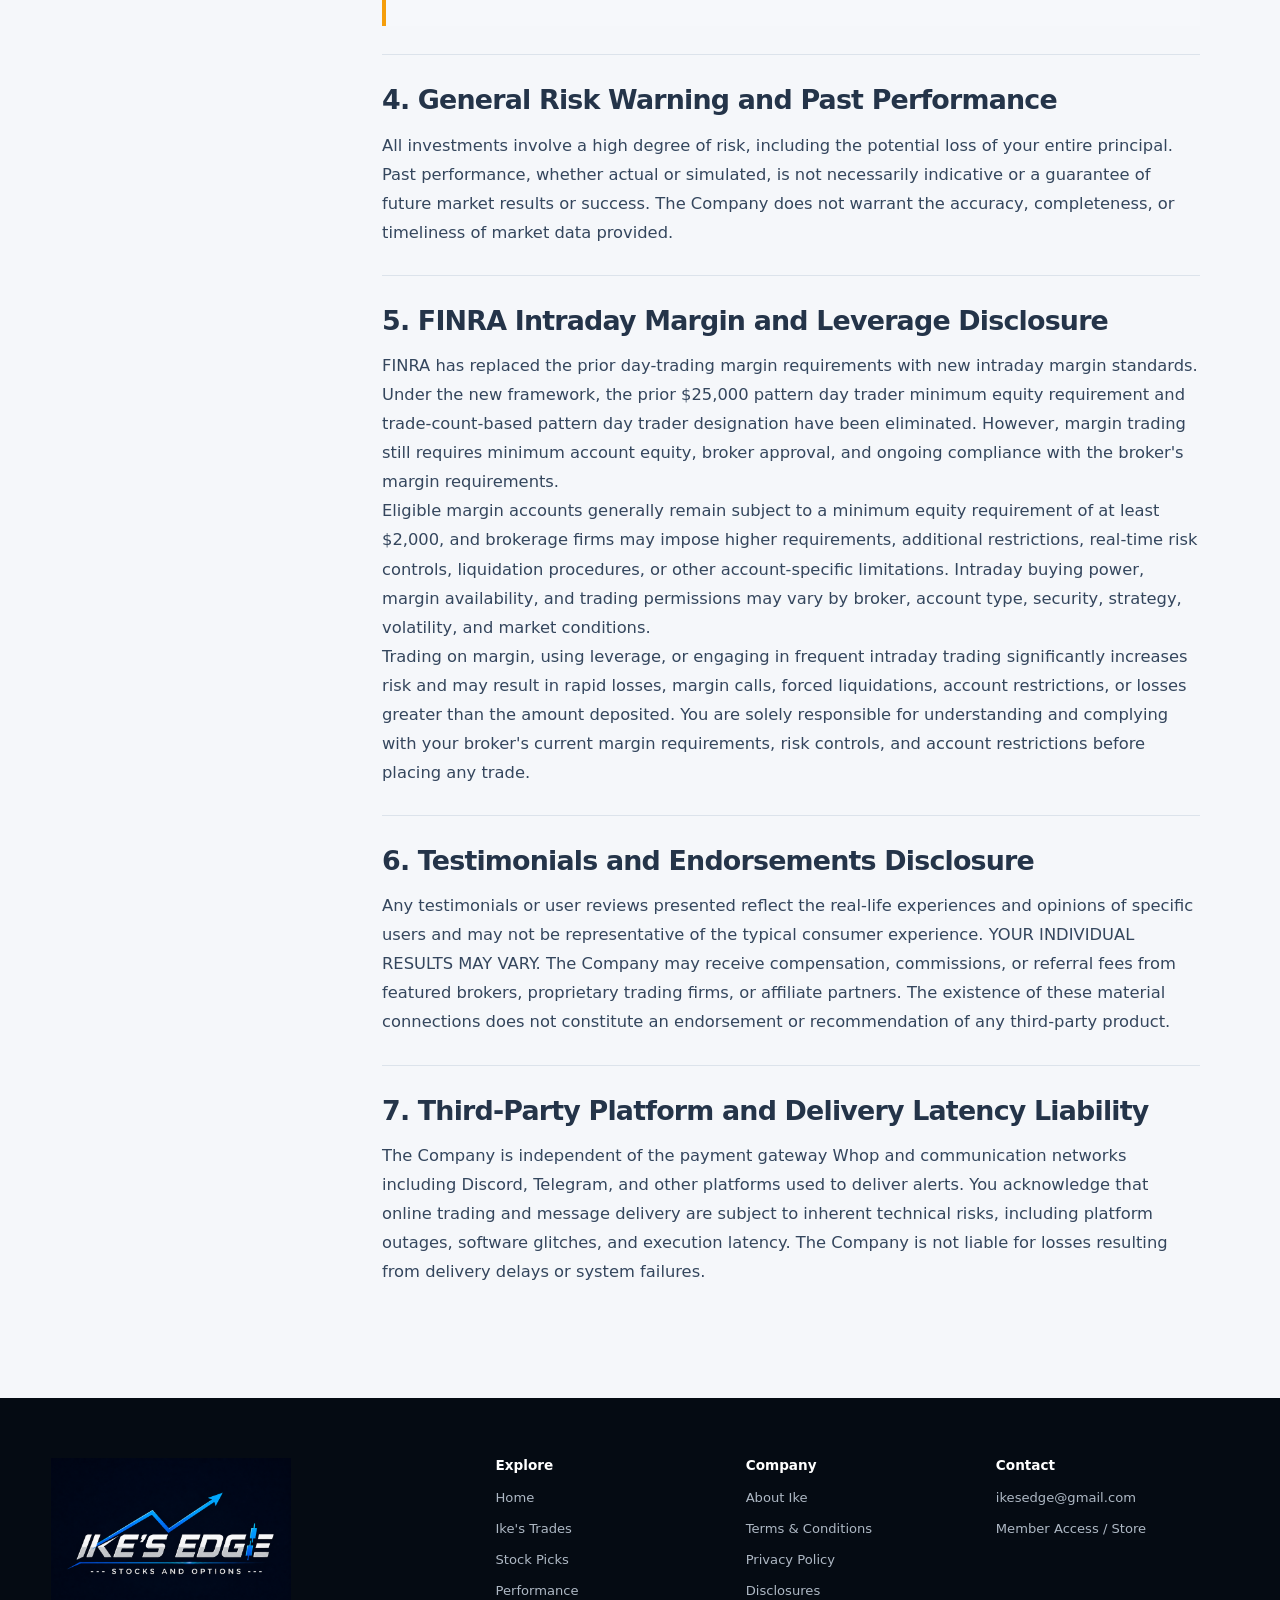
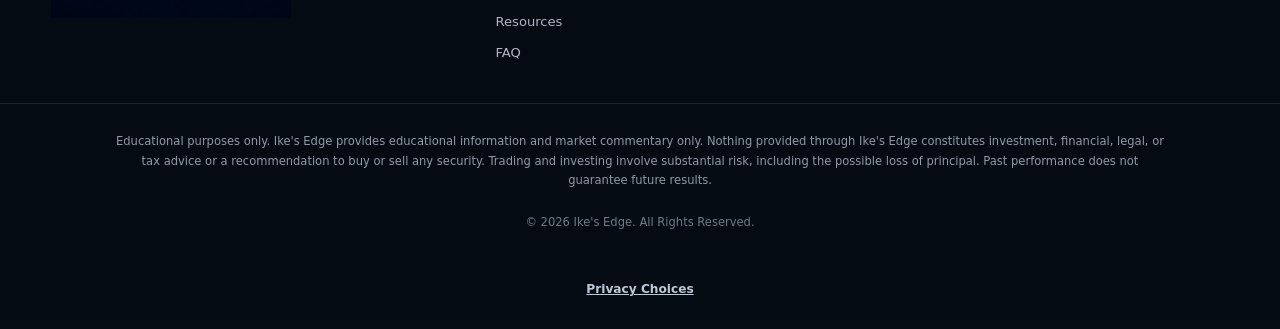
<file: disclosures.html>
<!DOCTYPE html>
<html lang="en">
<head>
  <script src="/analytics-config.js"></script>
  <script src="/consent.js"></script>
  <meta charset="UTF-8" />
  <meta name="viewport" content="width=device-width, initial-scale=1.0" />
  <title>Disclosures | Ike's Edge Legal Notice and Risk Disclosure</title>
  <meta name="description" content="Read Ike's Edge legal notices, educational-use disclosures, risk warnings, hypothetical performance disclosures, third-party platform disclosures, and related terms." />
  <link rel="stylesheet" href="styles.css" />
  <script>
    !function(w,d,s,u,n,a,b){if(w[n])return;a=w[n]={q:[],t:+new Date,s:[],o:u,track:function(){a.q.push([+new Date].concat([].slice.call(arguments)))},setScope:function(){a.s=[].slice.call(arguments).filter(function(x){return typeof x==="string"});a.q.push([+new Date,"setScope"].concat(a.s))},scope:function(){var c=[].slice.call(arguments);return{track:function(){a.q.push([+new Date].concat([].slice.call(arguments)).concat([{__scope:c}]))}}}};b=d.createElement(s);b.async=1;b.src=u+"/s.js";d.getElementsByTagName(s)[0].parentNode.insertBefore(b,d.getElementsByTagName(s)[0])}(window,document,"script","https://t.whop.tw","whop");
    whop.setScope("biz_zZty89HEdYFQZf");
    whop.track("page");
  </script>
  <link rel="icon" type="image/png" href="/images/ikes-edge-logo.png" />
</head>
<body class="legal-page">
  <header class="site-header">
    <div class="container header-inner">
      <a href="index.html" class="brand"><img src="images/ikes-edge-logo-header.png" alt="Ike's Edge" class="site-logo" /></a>
      <button class="mobile-menu-button" id="mobileMenuButton" aria-label="Open navigation" aria-expanded="false">&#9776;</button>
      <nav class="main-nav" id="mainNav">
        <a href="index.html">Home</a>
        <a href="ikes-trades.html">Ike's Trades</a>
        <a href="stock-picks.html">Stock Picks</a>
        <a href="performance.html">Performance</a>
        <a href="resources.html">Resources</a>
        <a href="index.html#about">About</a>
        <a href="index.html#faq">FAQ</a>
        <a href="https://www.whop.com/ikesedge" class="button button-small" target="_blank" rel="noopener noreferrer">Join Ike's Edge</a>
      </nav>
    </div>
  </header>

  <main>
    <section class="legal-hero">
      <div class="hero-background"></div>
      <div class="container legal-hero-inner">
        <span class="eyebrow">DISCLOSURES</span>
        <h1>Important Legal Notice and Risk Disclosure</h1>
        <p>Please review these disclosures carefully before using Ike's Edge services, educational materials, trade ideas, alerts, communities, or related resources.</p>
      </div>
    </section>

    <section class="section section-light">
      <div class="container legal-layout">
        <aside class="legal-toc" aria-label="Disclosure sections">
          <strong>On This Page</strong>
          <a href="#no-financial-advice">No Financial Advice</a>
          <a href="#no-client-relationship">No Client Relationship</a>
          <a href="#cftc-rule">CFTC Rule 4.41</a>
          <a href="#general-risk">General Risk Warning</a>
          <a href="#margin-leverage">Margin and Leverage</a>
          <a href="#testimonials">Testimonials</a>
          <a href="#third-party-platforms">Third-Party Platforms</a>
        </aside>

        <article class="legal-content">
          <div class="legal-updated"><span>Effective Date: July 1, 2026</span><span>Last Updated: August 15, 2026</span></div>
          <section class="legal-section" id="no-financial-advice">
            <h2>1. No Financial Advice; Educational and Informational Purposes Only</h2>
            <p>The information, trade ideas, analysis, and alerts provided through this service are distributed as a standardized, general circulation publication for educational and illustrative purposes only. Under no circumstances should any content be construed, understood, or relied upon as personalized investment, financial, tax, or legal advice. The Company is not a registered investment adviser (RIA), licensed broker-dealer, or financial professional in any jurisdiction.</p>
          </section>

          <section class="legal-section" id="no-client-relationship">
            <h2>2. No Professional-Client or Fiduciary Relationship</h2>
            <p>Your access to or subscription of this service does not create a fiduciary, advisory, or professional-client relationship between you and the Company. The trade ideas distributed represent impersonal opinions and automated model outputs formulated without regard to any specific individual's investment objectives, financial situation, risk tolerance, or net worth. You alone bear full responsibility for any individual investment decisions and transactions you execute. The Company strongly recommends that you consult with a qualified, licensed financial professional prior to executing any financial transactions.</p>
          </section>

          <section class="legal-section" id="cftc-rule">
            <h2>3. CFTC Rule 4.41: Hypothetical and Simulated Performance Disclaimer</h2>
            <p class="legal-caps">THESE RESULTS ARE BASED ON SIMULATED OR HYPOTHETICAL PERFORMANCE RESULTS THAT HAVE CERTAIN INHERENT LIMITATIONS. UNLIKE THE RESULTS SHOWN IN AN ACTUAL PERFORMANCE RECORD, THESE RESULTS DO NOT REPRESENT ACTUAL TRADING. ALSO, BECAUSE THESE TRADES HAVE NOT ACTUALLY BEEN EXECUTED, THESE RESULTS MAY HAVE UNDER- OR OVER-COMPENSATED FOR THE IMPACT, IF ANY, OF CERTAIN MARKET FACTORS, SUCH AS LACK OF LIQUIDITY. SIMULATED OR HYPOTHETICAL TRADING PROGRAMS IN GENERAL ARE ALSO SUBJECT TO THE FACT THAT THEY ARE DESIGNED WITH THE BENEFIT OF HINDSIGHT. NO REPRESENTATION IS BEING MADE THAT ANY ACCOUNT WILL OR IS LIKELY TO ACHIEVE PROFITS OR LOSSES SIMILAR TO THESE BEING SHOWN.</p>
          </section>

          <section class="legal-section" id="general-risk">
            <h2>4. General Risk Warning and Past Performance</h2>
            <p>All investments involve a high degree of risk, including the potential loss of your entire principal. Past performance, whether actual or simulated, is not necessarily indicative or a guarantee of future market results or success. The Company does not warrant the accuracy, completeness, or timeliness of market data provided.</p>
          </section>

          <section class="legal-section" id="margin-leverage">
            <h2>5. FINRA Intraday Margin and Leverage Disclosure</h2>
            <p>FINRA has replaced the prior day-trading margin requirements with new intraday margin standards. Under the new framework, the prior $25,000 pattern day trader minimum equity requirement and trade-count-based pattern day trader designation have been eliminated. However, margin trading still requires minimum account equity, broker approval, and ongoing compliance with the broker's margin requirements.</p>
            <p>Eligible margin accounts generally remain subject to a minimum equity requirement of at least $2,000, and brokerage firms may impose higher requirements, additional restrictions, real-time risk controls, liquidation procedures, or other account-specific limitations. Intraday buying power, margin availability, and trading permissions may vary by broker, account type, security, strategy, volatility, and market conditions.</p>
            <p>Trading on margin, using leverage, or engaging in frequent intraday trading significantly increases risk and may result in rapid losses, margin calls, forced liquidations, account restrictions, or losses greater than the amount deposited. You are solely responsible for understanding and complying with your broker's current margin requirements, risk controls, and account restrictions before placing any trade.</p>
          </section>

          <section class="legal-section" id="testimonials">
            <h2>6. Testimonials and Endorsements Disclosure</h2>
            <p>Any testimonials or user reviews presented reflect the real-life experiences and opinions of specific users and may not be representative of the typical consumer experience. YOUR INDIVIDUAL RESULTS MAY VARY. The Company may receive compensation, commissions, or referral fees from featured brokers, proprietary trading firms, or affiliate partners. The existence of these material connections does not constitute an endorsement or recommendation of any third-party product.</p>
          </section>

          <section class="legal-section" id="third-party-platforms">
            <h2>7. Third-Party Platform and Delivery Latency Liability</h2>
            <p>The Company is independent of the payment gateway Whop and communication networks including Discord, Telegram, and other platforms used to deliver alerts. You acknowledge that online trading and message delivery are subject to inherent technical risks, including platform outages, software glitches, and execution latency. The Company is not liable for losses resulting from delivery delays or system failures.</p>
          </section>
        </article>
      </div>
    </section>
  </main>

  <footer class="site-footer">
    <div class="container footer-grid">
      <div class="footer-brand"><a href="index.html" class="footer-logo-link" aria-label="Ike's Edge home"><img src="images/ikes-edge-logo.png" alt="Ike's Edge" class="site-logo site-logo-footer" /></a></div>
      <div class="footer-links"><h4>Explore</h4><a href="index.html">Home</a><a href="ikes-trades.html">Ike's Trades</a><a href="stock-picks.html">Stock Picks</a><a href="performance.html">Performance</a><a href="resources.html">Resources</a><a href="index.html#faq">FAQ</a></div>
      <div class="footer-links"><h4>Company</h4><a href="index.html#about">About Ike</a><a href="terms.html">Terms &amp; Conditions</a><a href="privacy.html">Privacy Policy</a><a href="disclosures.html">Disclosures</a></div>
      <div class="footer-links"><h4>Contact</h4><a href="mailto:ikesedge@gmail.com">ikesedge@gmail.com</a><a href="https://www.whop.com/ikesedge" target="_blank" rel="noopener noreferrer">Member Access / Store</a></div>
    </div>
    <div class="container footer-disclaimer"><p>Educational purposes only. Ike's Edge provides educational information and market commentary only. Nothing provided through Ike's Edge constitutes investment, financial, legal, or tax advice or a recommendation to buy or sell any security. Trading and investing involve substantial risk, including the possible loss of principal. Past performance does not guarantee future results.</p></div>
    <div class="container footer-bottom"><span>&copy; 2026 Ike's Edge. All Rights Reserved.</span></div>
  </footer>
  <script src="script.js"></script>
</body>
</html>
</file>
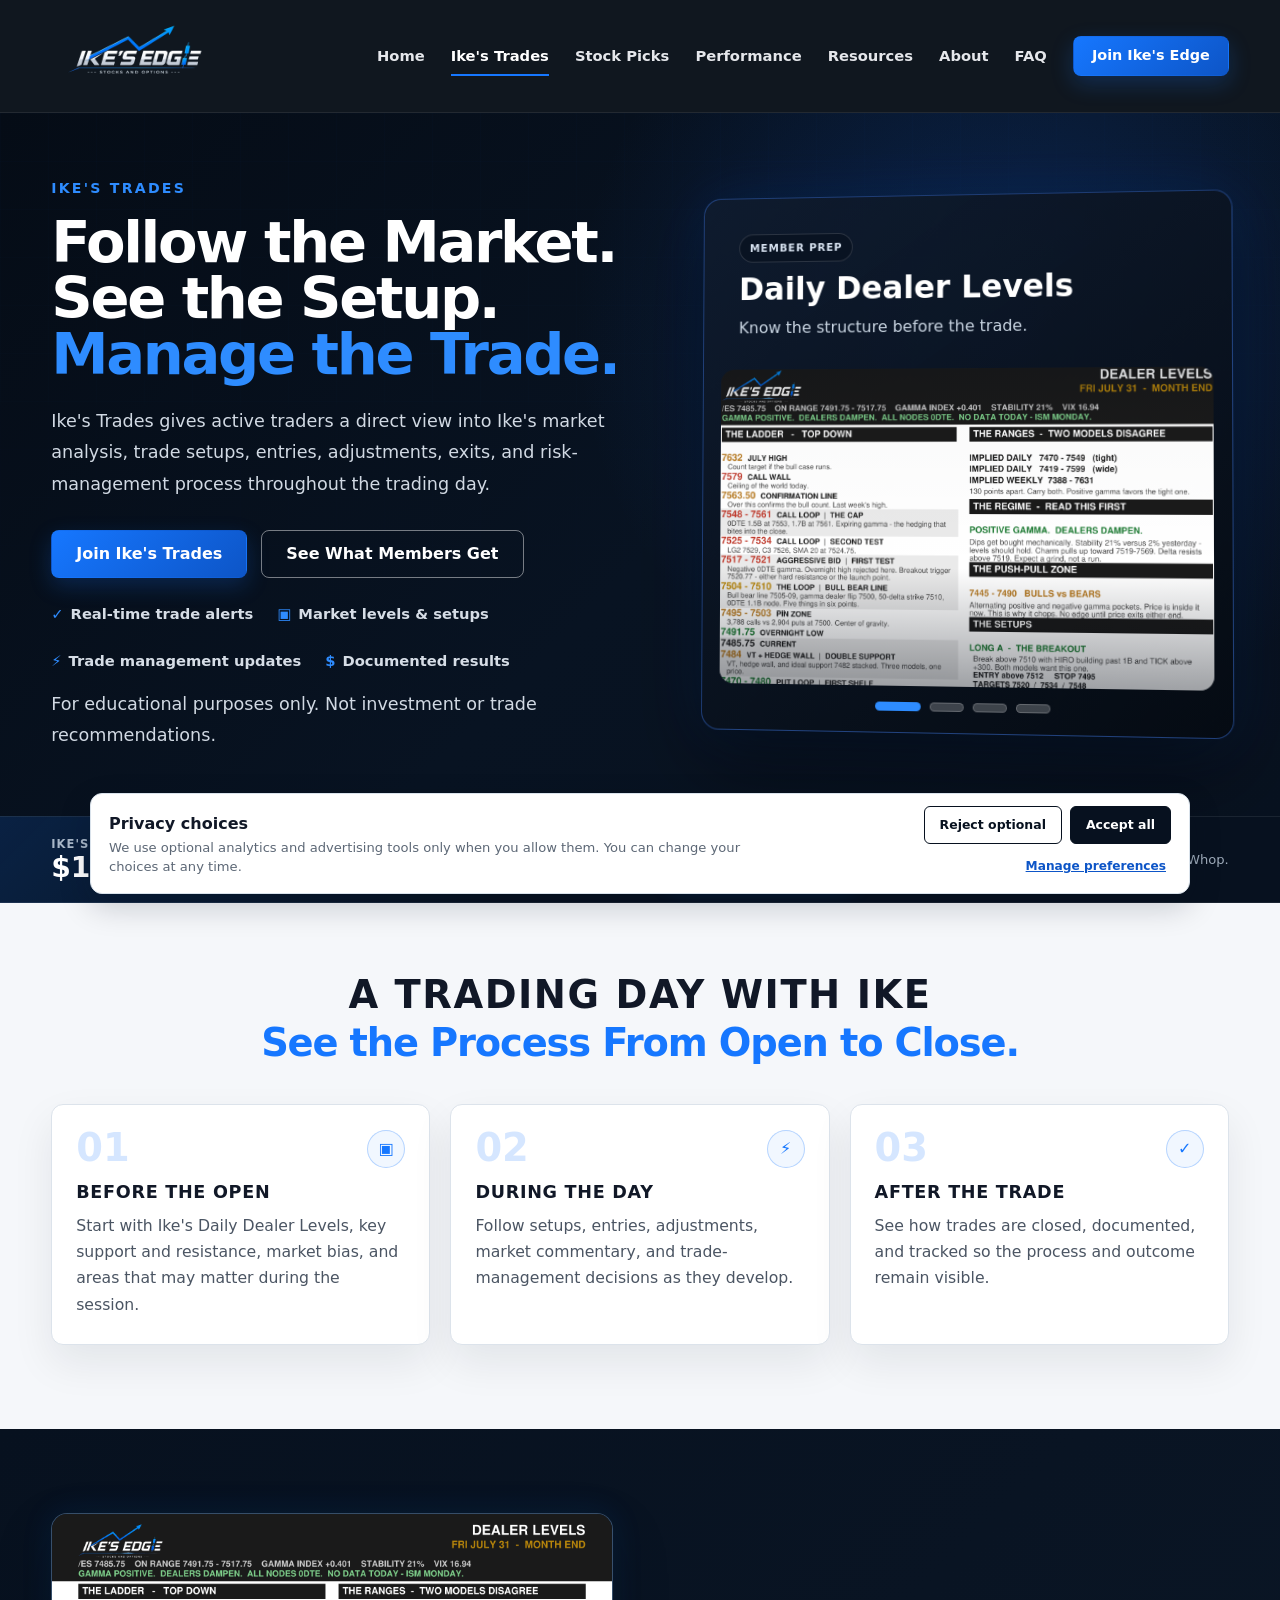
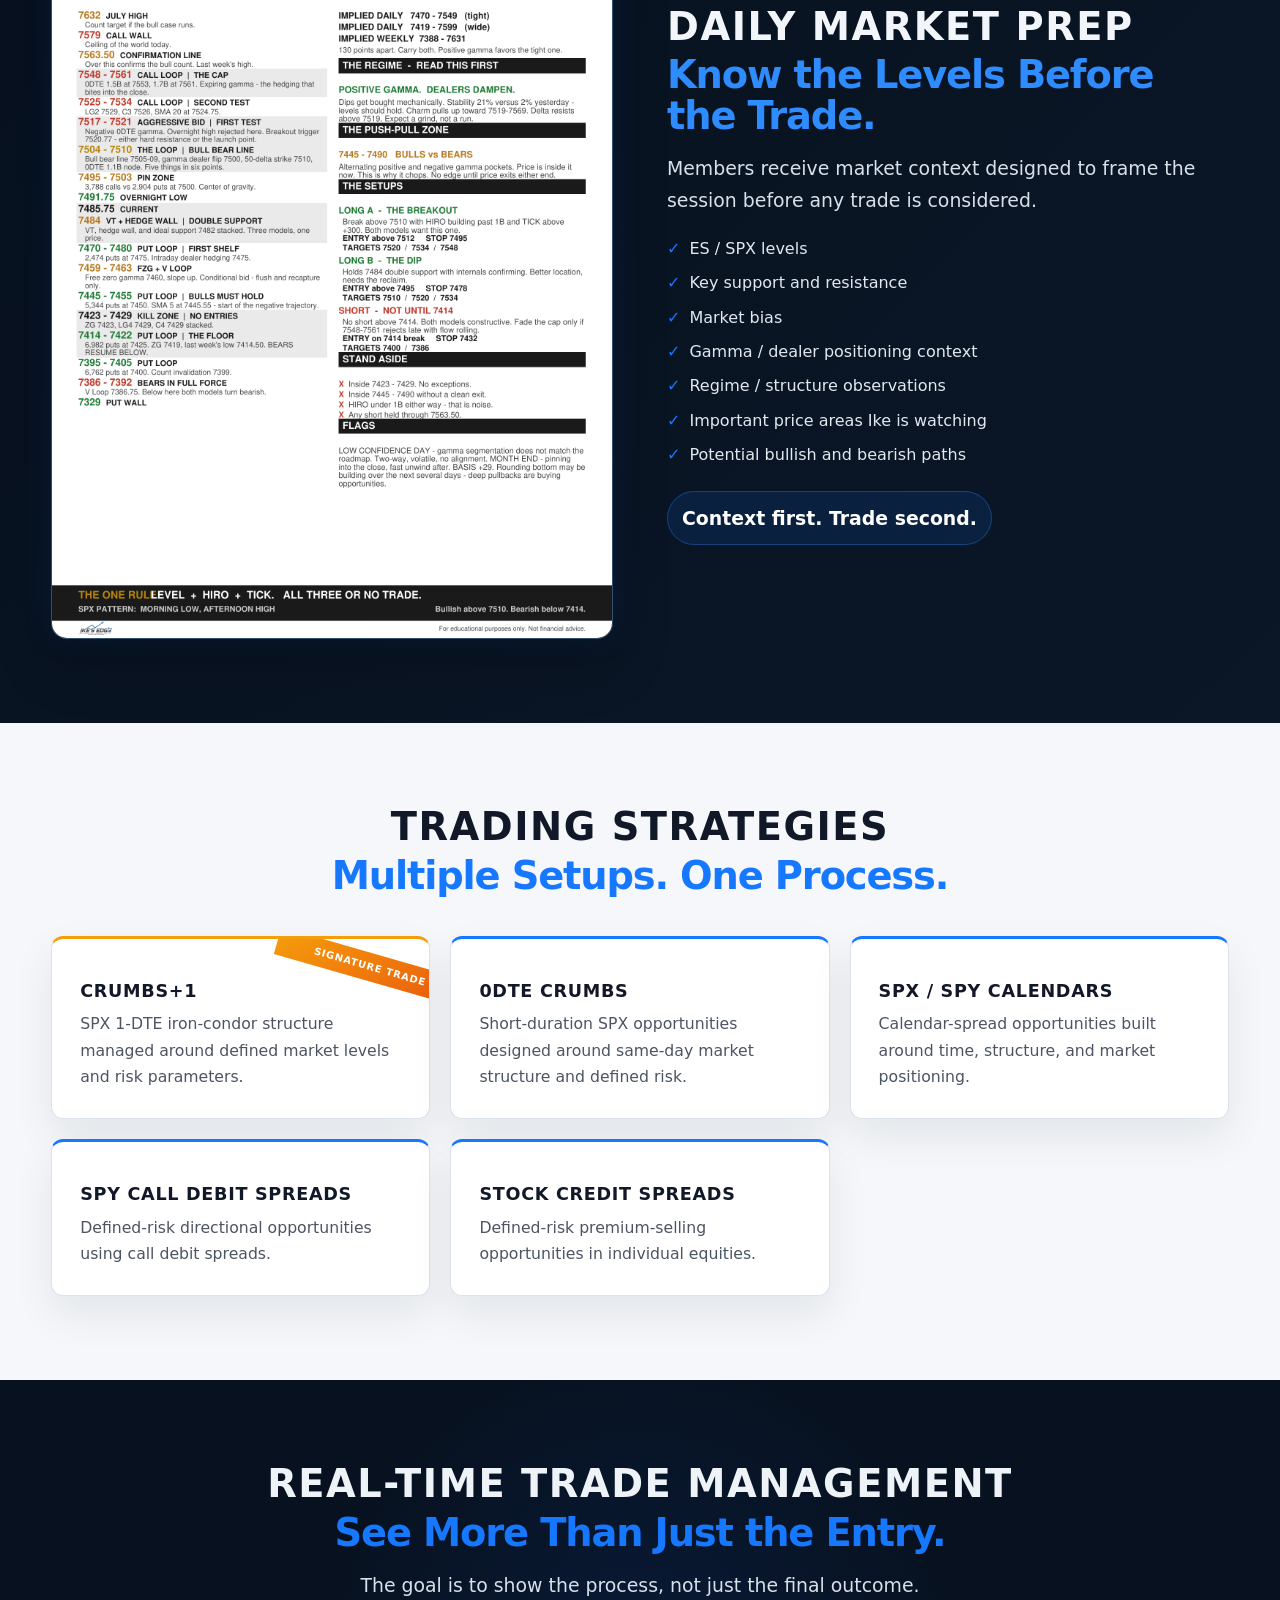
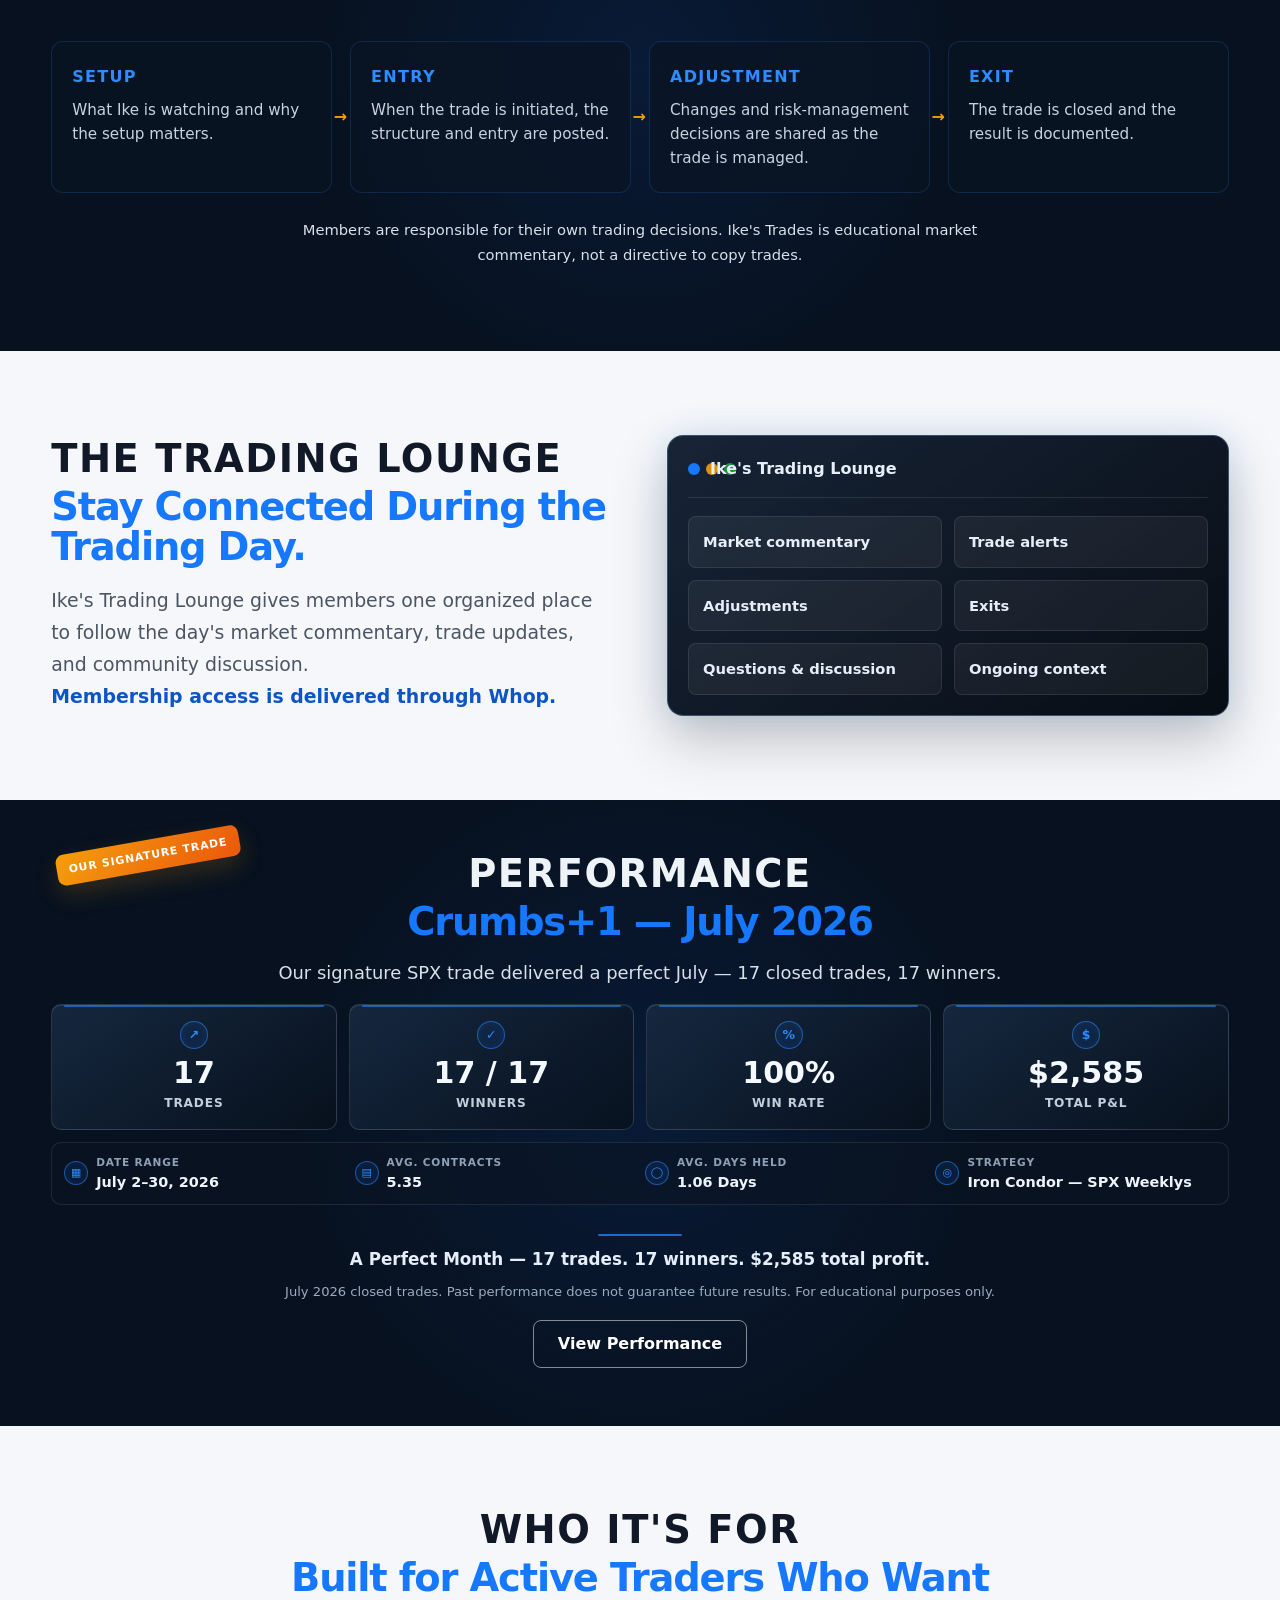
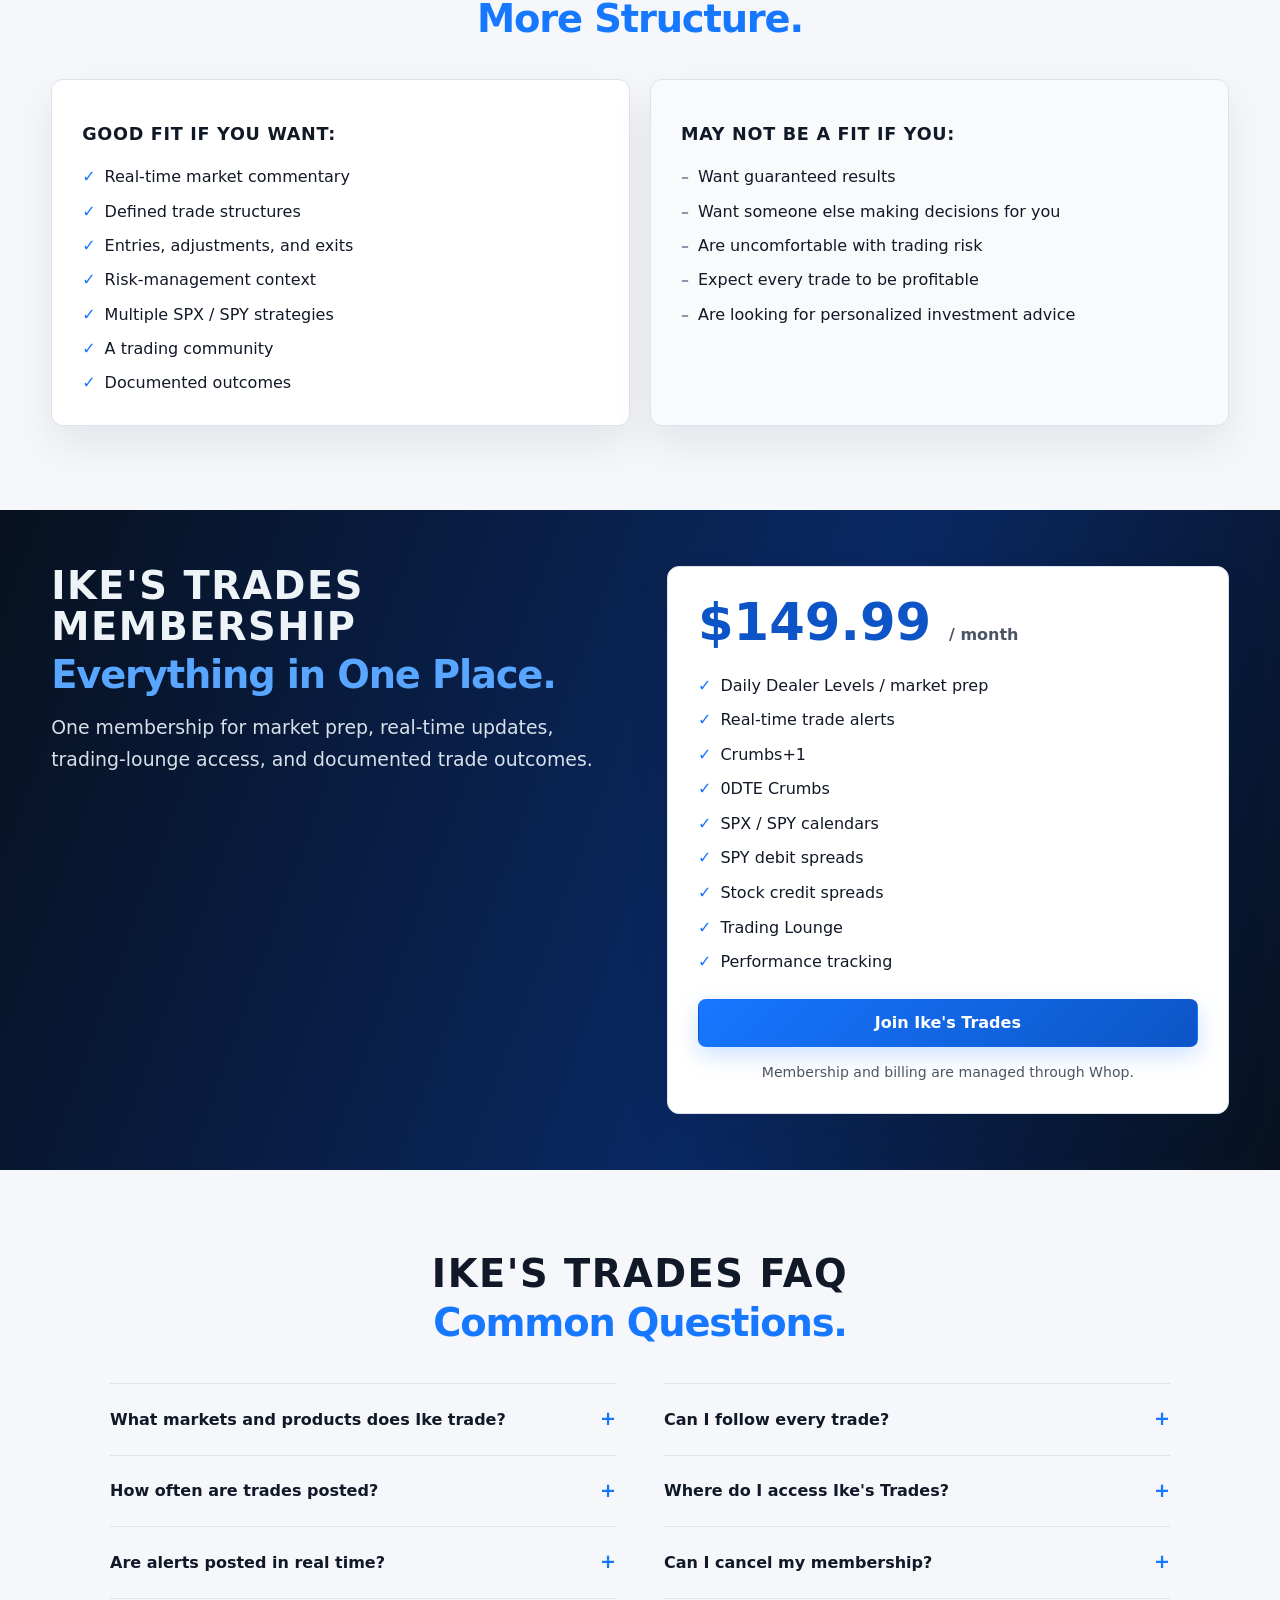
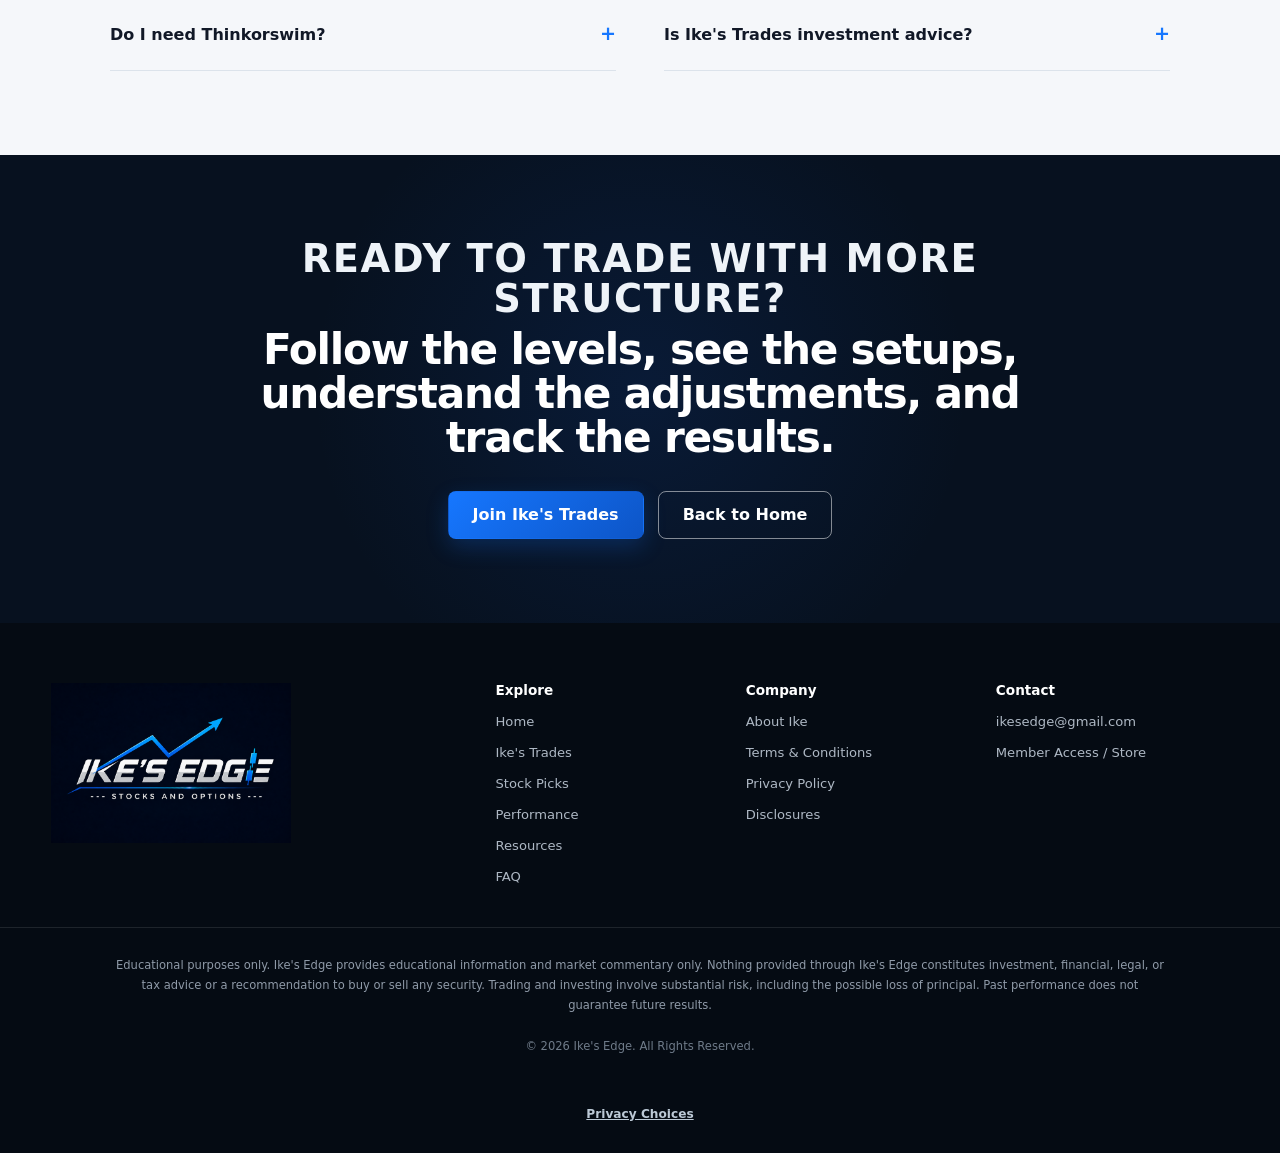
<file: ikes-trades.html>
<!DOCTYPE html>
<html lang="en">
<head>
  <script src="/analytics-config.js"></script>
  <script src="/consent.js"></script>
  <meta charset="UTF-8" />
  <meta name="viewport" content="width=device-width, initial-scale=1.0" />

  <title>Ike's Trades | SPX &amp; SPY Trading Ideas, Market Levels and Live Trade Management</title>

  <meta
    name="description"
    content="Ike's Trades provides educational market analysis, SPX and SPY trade setups, Daily Dealer Levels, real-time trade updates, risk-management context, and an active trading community."
  />

  <link rel="stylesheet" href="styles.css" />
  <script>
    !function(w,d,s,u,n,a,b){if(w[n])return;a=w[n]={q:[],t:+new Date,s:[],o:u,track:function(){a.q.push([+new Date].concat([].slice.call(arguments)))},setScope:function(){a.s=[].slice.call(arguments).filter(function(x){return typeof x==="string"});a.q.push([+new Date,"setScope"].concat(a.s))},scope:function(){var c=[].slice.call(arguments);return{track:function(){a.q.push([+new Date].concat([].slice.call(arguments)).concat([{__scope:c}]))}}}};b=d.createElement(s);b.async=1;b.src=u+"/s.js";d.getElementsByTagName(s)[0].parentNode.insertBefore(b,d.getElementsByTagName(s)[0])}(window,document,"script","https://t.whop.tw","whop");
    whop.setScope("biz_zZty89HEdYFQZf");
    whop.track("page");
  </script>
  <link rel="icon" type="image/png" href="/images/ikes-edge-logo.png" />
</head>

<body class="trades-page">

  <header class="site-header">
    <div class="container header-inner">
      <a href="index.html" class="brand">
        <img
          src="images/ikes-edge-logo-header.png"
          alt="Ike's Edge"
          class="site-logo"
        />
      </a>

      <button
        class="mobile-menu-button"
        id="mobileMenuButton"
        aria-label="Open navigation"
        aria-expanded="false"
      >
        &#9776;
      </button>

      <nav class="main-nav" id="mainNav">
        <a href="index.html">Home</a>
        <a href="ikes-trades.html" class="nav-current">Ike's Trades</a>
        <a href="stock-picks.html">Stock Picks</a>
        <a href="performance.html">Performance</a>
        <a href="resources.html">Resources</a>
        <a href="index.html#about">About</a>
        <a href="index.html#faq">FAQ</a>

        <a
          href="https://www.whop.com/ikesedge"
          class="button button-small"
          target="_blank"
          rel="noopener noreferrer"
        >
          Join Ike's Edge
        </a>
      </nav>
    </div>
  </header>


  <main>

    <section class="trades-hero" id="top">
      <div class="hero-background"></div>

      <div class="container trades-hero-grid">
        <div class="trades-hero-content">
          <span class="eyebrow">IKE'S TRADES</span>

          <h1>
            Follow the Market.<br />
            See the Setup.<br />
            <span>Manage the Trade.</span>
          </h1>

          <p>
            Ike's Trades gives active traders a direct view into Ike's market
            analysis, trade setups, entries, adjustments, exits, and
            risk-management process throughout the trading day.
          </p>

          <div class="hero-buttons">
            <a
              href="https://whop.com/joined/ikesedge/products/ikes-trades/"
              class="button"
              target="_blank"
              rel="noopener noreferrer"
            >
              Join Ike's Trades
            </a>

            <a href="#trading-day" class="button button-outline">
              See What Members Get
            </a>
          </div>

          <div class="hero-trust trades-trust">
            <div><span class="trust-icon">&#10003;</span>Real-time trade alerts</div>
            <div><span class="trust-icon">&#9635;</span>Market levels &amp; setups</div>
            <div><span class="trust-icon">&#9889;</span>Trade management updates</div>
            <div><span class="trust-icon">$</span>Documented results</div>
          </div>

          <p class="hero-disclaimer">
            For educational purposes only. Not investment or trade recommendations.
          </p>
        </div>

        <div class="trades-hero-visual">
          <div
            class="rotating-hero-card trades-rotating-card"
            data-rotating-panels
            data-rotation-interval="5000"
            aria-label="Ike's Trades feature previews"
          >
            <div class="rotating-panel-track">
              <article class="rotating-panel is-active" data-panel>
                <div class="panel-copy">
                  <span class="panel-kicker">Member Prep</span>
                  <h2>Daily Dealer Levels</h2>
                  <p>Know the structure before the trade.</p>
                </div>

                <div class="panel-image-frame dealer-preview-frame">
                  <img
                    src="images/ikes-dealer-levels-preview.png"
                    alt="Ike's Edge Daily Dealer Levels preview"
                    class="dealer-preview-image"
                  />
                </div>
              </article>

              <article class="rotating-panel" data-panel>
                <div class="panel-copy">
                  <span class="panel-kicker">Strategy Suite</span>
                  <h2>Our Trades</h2>
                  <p>Crumbs+1, 0DTE Crumbs, Calendars, Debit Spreads, and Credit Spreads.</p>
                </div>

                <div class="strategy-tile-stack" aria-label="Ike's Trades strategy list">
                  <span>Crumbs+1</span>
                  <span>0DTE Crumbs</span>
                  <span>Calendars</span>
                  <span>Debit Spreads</span>
                  <span>Credit Spreads</span>
                </div>
              </article>

              <article class="rotating-panel" data-panel>
                <div class="panel-copy">
                  <span class="panel-kicker">Pin Risk</span>
                  <h2>Nobody Does the Pin Like Ike</h2>
                  <p>Late-day market analysis focused on identifying a potential SPX closing zone.</p>
                </div>

                <div class="pin-graphic" aria-label="SPX projected close zone concept">
                  <div class="pin-chart-grid" aria-hidden="true"></div>
                  <img
                    src="images/ikes-edge-logo.png"
                    alt=""
                    class="pin-watermark"
                    aria-hidden="true"
                  />
                  <div class="pin-range-line">
                    <span class="pin-range pin-range-wide"></span>
                    <span class="pin-range pin-range-mid"></span>
                    <span class="pin-zone"></span>
                    <span class="pin-marker"></span>
                  </div>
                  <div class="pin-zone-label">
                    <strong>SPX PIN</strong>
                    <span>Projected Close Zone</span>
                  </div>
                  <div class="pin-callout pin-callout-left">Key Levels</div>
                  <div class="pin-callout pin-callout-top">Late-Day Read</div>
                  <div class="pin-callout pin-callout-right">Close Target</div>
                </div>
              </article>

              <article class="rotating-panel trial-preview-panel" data-panel>
                <div class="panel-copy">
                  <span class="panel-kicker">7-Day Free Trial</span>
                  <h2>7 Days Inside<br /><span>Ike's Edge</span></h2>
                  <p>See the market prep, trade alerts, daily brief, and member resources for yourself.</p>
                </div>

                <div class="trial-panel-card">
                  <img
                    src="images/ikes-edge-logo.png"
                    alt=""
                    class="trial-panel-watermark"
                    aria-hidden="true"
                  />

                  <div class="trial-feature-grid">
                    <article class="trial-feature-tile">
                      <span class="trial-feature-icon" aria-hidden="true">
                        <svg viewBox="0 0 24 24" focusable="false"><path d="M7 3h7l3 3v15H7z" /><path d="M14 3v4h4" /><path d="M10 11h5" /><path d="M10 15h5" /></svg>
                      </span>
                      <div>
                        <strong>Daily Brief</strong>
                        <p>Start each day with market insights and key levels.</p>
                      </div>
                    </article>

                    <article class="trial-feature-tile">
                      <span class="trial-feature-icon" aria-hidden="true">
                        <svg viewBox="0 0 24 24" focusable="false"><path d="M12 4c-2.8 0-5 2.2-5 5v3.4L5.5 15h13L17 12.4V9c0-2.8-2.2-5-5-5z" /><path d="M10 18h4" /><path d="M13 2l-2 4" /></svg>
                      </span>
                      <div>
                        <strong>Trade Alerts</strong>
                        <p>Real-time ideas and updates when it matters.</p>
                      </div>
                    </article>

                    <article class="trial-feature-tile">
                      <span class="trial-feature-icon" aria-hidden="true">
                        <svg viewBox="0 0 24 24" focusable="false"><circle cx="12" cy="8" r="3" /><path d="M6 20c0-3.4 2.4-5.6 6-5.6s6 2.2 6 5.6" /><circle cx="5.5" cy="10" r="2.3" /><circle cx="18.5" cy="10" r="2.3" /></svg>
                      </span>
                      <div>
                        <strong>Community</strong>
                        <p>Connect, discuss, and learn with active traders.</p>
                      </div>
                    </article>

                    <article class="trial-feature-tile">
                      <span class="trial-feature-icon" aria-hidden="true">
                        <svg viewBox="0 0 24 24" focusable="false"><path d="M3 7h7l2 2h9v10H3z" /><path d="M3 7v12" /><path d="M7 13h10" /></svg>
                      </span>
                      <div>
                        <strong>Resource Library</strong>
                        <p>Guides, tools, and education at your fingertips.</p>
                      </div>
                    </article>
                  </div>

                  <a
                    href="https://whop.com/joined/ikesedge/products/ikes-trades/"
                    class="trial-panel-cta"
                    target="_blank"
                    rel="noopener noreferrer"
                    aria-label="Start Ike's Edge free trial on Whop"
                  >
                    Start Free Trial &rarr;
                  </a>
                </div>
              </article>
            </div>

            <div class="rotating-panel-indicators" aria-label="Select Ike's Trades feature">
              <button type="button" class="is-active" data-panel-indicator aria-label="Show Daily Dealer Levels"></button>
              <button type="button" data-panel-indicator aria-label="Show Our Trades"></button>
              <button type="button" data-panel-indicator aria-label="Show Nobody Does the Pin Like Ike"></button>
              <button type="button" data-panel-indicator aria-label="Show 7-Day Free Trial"></button>
            </div>
          </div>
        </div>
      </div>
    </section>

    <section class="early-pricing-strip early-pricing-strip-blue" aria-label="Ike's Trades pricing">
      <div class="container early-pricing-inner">
        <div>
          <span class="early-pricing-label">Ike's Trades</span>
          <strong>$149.99 <span>/ month</span></strong>
        </div>

        <div class="early-pricing-trial">7-Day Free Trial</div>

        <a
          href="https://whop.com/joined/ikesedge/products/ikes-trades/"
          class="button"
          target="_blank"
          rel="noopener noreferrer"
        >
          Join Ike's Trades
        </a>

        <p>Membership and billing are managed through Whop.</p>
      </div>
    </section>


    <section class="section section-light trades-day-section" id="trading-day">
      <div class="container">
        <div class="section-heading section-heading-pair">
          <span class="eyebrow">A TRADING DAY WITH IKE</span>
          <h2>See the Process From Open to Close.</h2>
        </div>

        <div class="trades-day-grid">
          <article class="trades-process-card">
            <span class="trades-card-number">01</span>
            <span class="trades-card-icon">&#9635;</span>
            <h3>Before the Open</h3>
            <p>
              Start with Ike's Daily Dealer Levels, key support and resistance,
              market bias, and areas that may matter during the session.
            </p>
          </article>

          <article class="trades-process-card">
            <span class="trades-card-number">02</span>
            <span class="trades-card-icon">&#9889;</span>
            <h3>During the Day</h3>
            <p>
              Follow setups, entries, adjustments, market commentary, and
              trade-management decisions as they develop.
            </p>
          </article>

          <article class="trades-process-card">
            <span class="trades-card-number">03</span>
            <span class="trades-card-icon">&#10003;</span>
            <h3>After the Trade</h3>
            <p>
              See how trades are closed, documented, and tracked so the process
              and outcome remain visible.
            </p>
          </article>
        </div>
      </div>
    </section>


    <section class="section trades-levels-section">
      <div class="container trades-split">
        <div class="trades-image-panel">
          <img
            src="images/ikes-dealer-levels-preview.png"
            alt="Daily Dealer Levels market prep preview"
            class="trades-levels-image"
          />
        </div>

        <div class="trades-copy section-heading-pair section-heading-pair-inline">
          <span class="eyebrow">DAILY MARKET PREP</span>
          <h2>Know the Levels Before the Trade.</h2>

          <p>
            Members receive market context designed to frame the session before
            any trade is considered.
          </p>

          <ul class="trades-check-list">
            <li>ES / SPX levels</li>
            <li>Key support and resistance</li>
            <li>Market bias</li>
            <li>Gamma / dealer positioning context</li>
            <li>Regime / structure observations</li>
            <li>Important price areas Ike is watching</li>
            <li>Potential bullish and bearish paths</li>
          </ul>

          <p class="trades-callout">Context first. Trade second.</p>
        </div>
      </div>
    </section>


    <section class="section section-light" id="strategies">
      <div class="container">
        <div class="section-heading section-heading-pair">
          <span class="eyebrow">TRADING STRATEGIES</span>
          <h2>Multiple Setups. One Process.</h2>
        </div>

        <div class="strategy-grid">
          <article class="strategy-card strategy-card-signature">
            <span class="strategy-ribbon">SIGNATURE TRADE</span>
            <h3>Crumbs+1</h3>
            <p>
              SPX 1-DTE iron-condor structure managed around defined market
              levels and risk parameters.
            </p>
          </article>

          <article class="strategy-card">
            <h3>0DTE Crumbs</h3>
            <p>
              Short-duration SPX opportunities designed around same-day market
              structure and defined risk.
            </p>
          </article>

          <article class="strategy-card">
            <h3>SPX / SPY Calendars</h3>
            <p>
              Calendar-spread opportunities built around time, structure, and
              market positioning.
            </p>
          </article>

          <article class="strategy-card">
            <h3>SPY Call Debit Spreads</h3>
            <p>
              Defined-risk directional opportunities using call debit spreads.
            </p>
          </article>

          <article class="strategy-card">
            <h3>Stock Credit Spreads</h3>
            <p>
              Defined-risk premium-selling opportunities in individual equities.
            </p>
          </article>
        </div>
      </div>
    </section>


    <section class="section trades-flow-section">
      <div class="container">
        <div class="section-heading section-heading-pair section-heading-pair-dark">
          <span class="eyebrow">REAL-TIME TRADE MANAGEMENT</span>
          <h2>See More Than Just the Entry.</h2>
          <p>The goal is to show the process, not just the final outcome.</p>
        </div>

        <div class="trade-flow">
          <article class="trade-flow-step">
            <span>SETUP</span>
            <p>What Ike is watching and why the setup matters.</p>
          </article>

          <article class="trade-flow-step">
            <span>ENTRY</span>
            <p>When the trade is initiated, the structure and entry are posted.</p>
          </article>

          <article class="trade-flow-step">
            <span>ADJUSTMENT</span>
            <p>Changes and risk-management decisions are shared as the trade is managed.</p>
          </article>

          <article class="trade-flow-step">
            <span>EXIT</span>
            <p>The trade is closed and the result is documented.</p>
          </article>
        </div>

        <p class="trades-dark-note">
          Members are responsible for their own trading decisions. Ike's Trades
          is educational market commentary, not a directive to copy trades.
        </p>
      </div>
    </section>


    <section class="section section-light">
      <div class="container lounge-grid">
        <div class="trades-copy section-heading-pair section-heading-pair-inline">
          <span class="eyebrow">THE TRADING LOUNGE</span>
          <h2>Stay Connected During the Trading Day.</h2>
          <p>
            Ike's Trading Lounge gives members one organized place to follow the
            day's market commentary, trade updates, and community discussion.
          </p>
          <p class="trades-note">Membership access is delivered through Whop.</p>
        </div>

        <div class="lounge-panel" aria-label="Trading lounge activity categories">
          <div class="lounge-panel-header">
            <span></span>
            <strong>Ike's Trading Lounge</strong>
          </div>

          <div class="lounge-items">
            <span>Market commentary</span>
            <span>Trade alerts</span>
            <span>Adjustments</span>
            <span>Exits</span>
            <span>Questions &amp; discussion</span>
            <span>Ongoing context</span>
          </div>
        </div>
      </div>
    </section>


    <section class="section results-section trades-results-section" id="performance">
      <div class="container">
        <div class="signature-ribbon">OUR SIGNATURE TRADE</div>

        <div class="section-heading section-heading-pair section-heading-pair-dark performance-heading">
          <span class="eyebrow">PERFORMANCE</span>
          <h2>Crumbs+1 &mdash; July 2026</h2>
          <p>
            Our signature SPX trade delivered a perfect July &mdash; 17 closed trades, 17 winners.
          </p>
        </div>

        <div class="metrics-grid">
          <div class="metric-card">
            <span class="performance-icon" aria-hidden="true">&#8599;</span>
            <span class="metric-value">17</span>
            <span class="metric-label">Trades</span>
          </div>

          <div class="metric-card">
            <span class="performance-icon" aria-hidden="true">&#10003;</span>
            <span class="metric-value">17 / 17</span>
            <span class="metric-label">Winners</span>
          </div>

          <div class="metric-card">
            <span class="performance-icon" aria-hidden="true">%</span>
            <span class="metric-value">100%</span>
            <span class="metric-label">Win Rate</span>
          </div>

          <div class="metric-card">
            <span class="performance-icon" aria-hidden="true">$</span>
            <span class="metric-value">$2,585</span>
            <span class="metric-label">Total P&amp;L</span>
          </div>
        </div>

        <div class="performance-detail-strip">
          <div class="performance-detail-item">
            <span class="performance-icon performance-icon-small" aria-hidden="true">&#9638;</span>
            <span class="performance-detail-label">Date Range</span>
            <span class="performance-detail-value">July 2&ndash;30, 2026</span>
          </div>

          <div class="performance-detail-item">
            <span class="performance-icon performance-icon-small" aria-hidden="true">&#9636;</span>
            <span class="performance-detail-label">Avg. Contracts</span>
            <span class="performance-detail-value">5.35</span>
          </div>

          <div class="performance-detail-item">
            <span class="performance-icon performance-icon-small" aria-hidden="true">&#9711;</span>
            <span class="performance-detail-label">Avg. Days Held</span>
            <span class="performance-detail-value">1.06 Days</span>
          </div>

          <div class="performance-detail-item">
            <span class="performance-icon performance-icon-small" aria-hidden="true">&#9678;</span>
            <span class="performance-detail-label">Strategy</span>
            <span class="performance-detail-value">Iron Condor &mdash; SPX Weeklys</span>
          </div>
        </div>

        <p class="performance-statement">
          A Perfect Month &mdash; 17 trades. 17 winners. $2,585 total profit.
        </p>

        <p class="performance-disclosure">
          July 2026 closed trades. Past performance does not guarantee future results. For educational purposes only.
        </p>

        <div class="trades-center-cta">
          <a href="performance.html" class="button button-outline-light">
            View Performance
          </a>
        </div>
      </div>
    </section>


    <section class="section section-light">
      <div class="container">
        <div class="section-heading section-heading-pair">
          <span class="eyebrow">WHO IT'S FOR</span>
          <h2>Built for Active Traders Who Want More Structure.</h2>
        </div>

        <div class="fit-grid">
          <article class="fit-card">
            <h3>Good Fit If You Want:</h3>
            <ul class="trades-check-list">
              <li>Real-time market commentary</li>
              <li>Defined trade structures</li>
              <li>Entries, adjustments, and exits</li>
              <li>Risk-management context</li>
              <li>Multiple SPX / SPY strategies</li>
              <li>A trading community</li>
              <li>Documented outcomes</li>
            </ul>
          </article>

          <article class="fit-card fit-card-muted">
            <h3>May Not Be a Fit If You:</h3>
            <ul class="trades-check-list trades-caution-list">
              <li>Want guaranteed results</li>
              <li>Want someone else making decisions for you</li>
              <li>Are uncomfortable with trading risk</li>
              <li>Expect every trade to be profitable</li>
              <li>Are looking for personalized investment advice</li>
            </ul>
          </article>
        </div>
      </div>
    </section>


    <section class="section membership-cta trades-pricing-section" id="membership">
      <div class="container pricing-grid">
        <div class="section-heading-pair section-heading-pair-dark section-heading-pair-inline cta-heading">
          <span class="eyebrow">IKE'S TRADES MEMBERSHIP</span>
          <h2>Everything in One Place.</h2>
          <p>
            One membership for market prep, real-time updates, trading-lounge
            access, and documented trade outcomes.
          </p>
        </div>

        <article class="pricing-card">
          <div class="pricing-price">$149.99 <span>/ month</span></div>

          <ul class="pricing-list">
            <li>Daily Dealer Levels / market prep</li>
            <li>Real-time trade alerts</li>
            <li>Crumbs+1</li>
            <li>0DTE Crumbs</li>
            <li>SPX / SPY calendars</li>
            <li>SPY debit spreads</li>
            <li>Stock credit spreads</li>
            <li>Trading Lounge</li>
            <li>Performance tracking</li>
          </ul>

          <a
            href="https://whop.com/joined/ikesedge/products/ikes-trades/"
            class="button pricing-button"
            target="_blank"
            rel="noopener noreferrer"
          >
            Join Ike's Trades
          </a>

          <p>Membership and billing are managed through Whop.</p>
        </article>
      </div>
    </section>


    <section class="section section-light" id="ikes-trades-faq">
      <div class="container faq-container">
        <div class="section-heading section-heading-pair">
          <span class="eyebrow">IKE'S TRADES FAQ</span>
          <h2>Common Questions.</h2>
        </div>

        <div class="faq-columns">
          <div class="faq-list">
            <div class="faq-item">
              <button class="faq-question">
                What markets and products does Ike trade?
                <span>+</span>
              </button>
              <div class="faq-answer">
                <p>
                  Ike's Trades focuses on educational commentary around SPX,
                  SPY, and selected equity option structures.
                </p>
              </div>
            </div>

            <div class="faq-item">
              <button class="faq-question">
                How often are trades posted?
                <span>+</span>
              </button>
              <div class="faq-answer">
                <p>
                  Frequency depends on market conditions. Ike posts when there
                  is a setup or update that fits the process.
                </p>
              </div>
            </div>

            <div class="faq-item">
              <button class="faq-question">
                Are alerts posted in real time?
                <span>+</span>
              </button>
              <div class="faq-answer">
                <p>
                  Alerts and updates are posted as trades are initiated,
                  adjusted, managed, and closed.
                </p>
              </div>
            </div>

            <div class="faq-item">
              <button class="faq-question">
                Do I need Thinkorswim?
                <span>+</span>
              </button>
              <div class="faq-answer">
                <p>
                  Thinkorswim is not required to access Ike's Trades. Members
                  should use tools and platforms they understand.
                </p>
              </div>
            </div>
          </div>

          <div class="faq-list">
            <div class="faq-item">
              <button class="faq-question">
                Can I follow every trade?
                <span>+</span>
              </button>
              <div class="faq-answer">
                <p>
                  Members make their own trading decisions. Ike's Trades is
                  educational and should be evaluated against your own risk plan.
                </p>
              </div>
            </div>

            <div class="faq-item">
              <button class="faq-question">
                Where do I access Ike's Trades?
                <span>+</span>
              </button>
              <div class="faq-answer">
                <p>
                  Membership access, alerts, lounge activity, and billing are
                  delivered through Whop.
                </p>
              </div>
            </div>

            <div class="faq-item">
              <button class="faq-question">
                Can I cancel my membership?
                <span>+</span>
              </button>
              <div class="faq-answer">
                <p>
                  Membership and billing are managed through Whop and subject to
                  the applicable membership terms.
                </p>
              </div>
            </div>

            <div class="faq-item">
              <button class="faq-question">
                Is Ike's Trades investment advice?
                <span>+</span>
              </button>
              <div class="faq-answer">
                <p>
                  No. Ike's Trades provides educational market commentary only
                  and is not personalized investment advice.
                </p>
              </div>
            </div>
          </div>
        </div>
      </div>
    </section>


    <section class="section trades-final-cta">
      <div class="container section-heading section-heading-pair section-heading-pair-dark">
        <span class="eyebrow">READY TO TRADE WITH MORE STRUCTURE?</span>
        <h2>Follow the levels, see the setups, understand the adjustments, and track the results.</h2>

        <div class="hero-buttons trades-final-buttons">
          <a
            href="https://whop.com/joined/ikesedge/products/ikes-trades/"
            class="button"
            target="_blank"
            rel="noopener noreferrer"
          >
            Join Ike's Trades
          </a>

          <a href="index.html" class="button button-outline-light">
            Back to Home
          </a>
        </div>
      </div>
    </section>

  </main>


  <footer class="site-footer">
    <div class="container footer-grid">
      <div class="footer-brand">
        <a href="index.html" class="footer-logo-link" aria-label="Ike's Edge home">
          <img
            src="images/ikes-edge-logo.png"
            alt="Ike's Edge"
            class="site-logo site-logo-footer"
          />
        </a>
      </div>

      <div class="footer-links">
        <h4>Explore</h4>
        <a href="index.html">Home</a>
        <a href="ikes-trades.html">Ike's Trades</a>
        <a href="stock-picks.html">Stock Picks</a>
        <a href="performance.html">Performance</a>
        <a href="resources.html">Resources</a>
        <a href="#ikes-trades-faq">FAQ</a>
      </div>

      <div class="footer-links">
        <h4>Company</h4>
        <a href="index.html#about">About Ike</a>
        <a href="terms.html">Terms &amp; Conditions</a>
        <a href="privacy.html">Privacy Policy</a>
        <a href="disclosures.html">Disclosures</a>
      </div>

      <div class="footer-links">
        <h4>Contact</h4>
        <a href="mailto:ikesedge@gmail.com">ikesedge@gmail.com</a>
        <a
          href="https://www.whop.com/ikesedge"
          target="_blank"
          rel="noopener noreferrer"
        >
          Member Access / Store
        </a>
      </div>
    </div>

    <div class="container footer-disclaimer">
      <p>
        Educational purposes only. Ike's Edge provides educational information
        and market commentary only. Nothing provided through Ike's Edge
        constitutes investment, financial, legal, or tax advice or a
        recommendation to buy or sell any security. Trading and investing
        involve substantial risk, including the possible loss of principal.
        Past performance does not guarantee future results.
      </p>
    </div>

    <div class="container footer-bottom">
      <span>&copy; 2026 Ike's Edge. All Rights Reserved.</span>
    </div>
  </footer>


  <script src="script.js"></script>

</body>
</html>
</file>
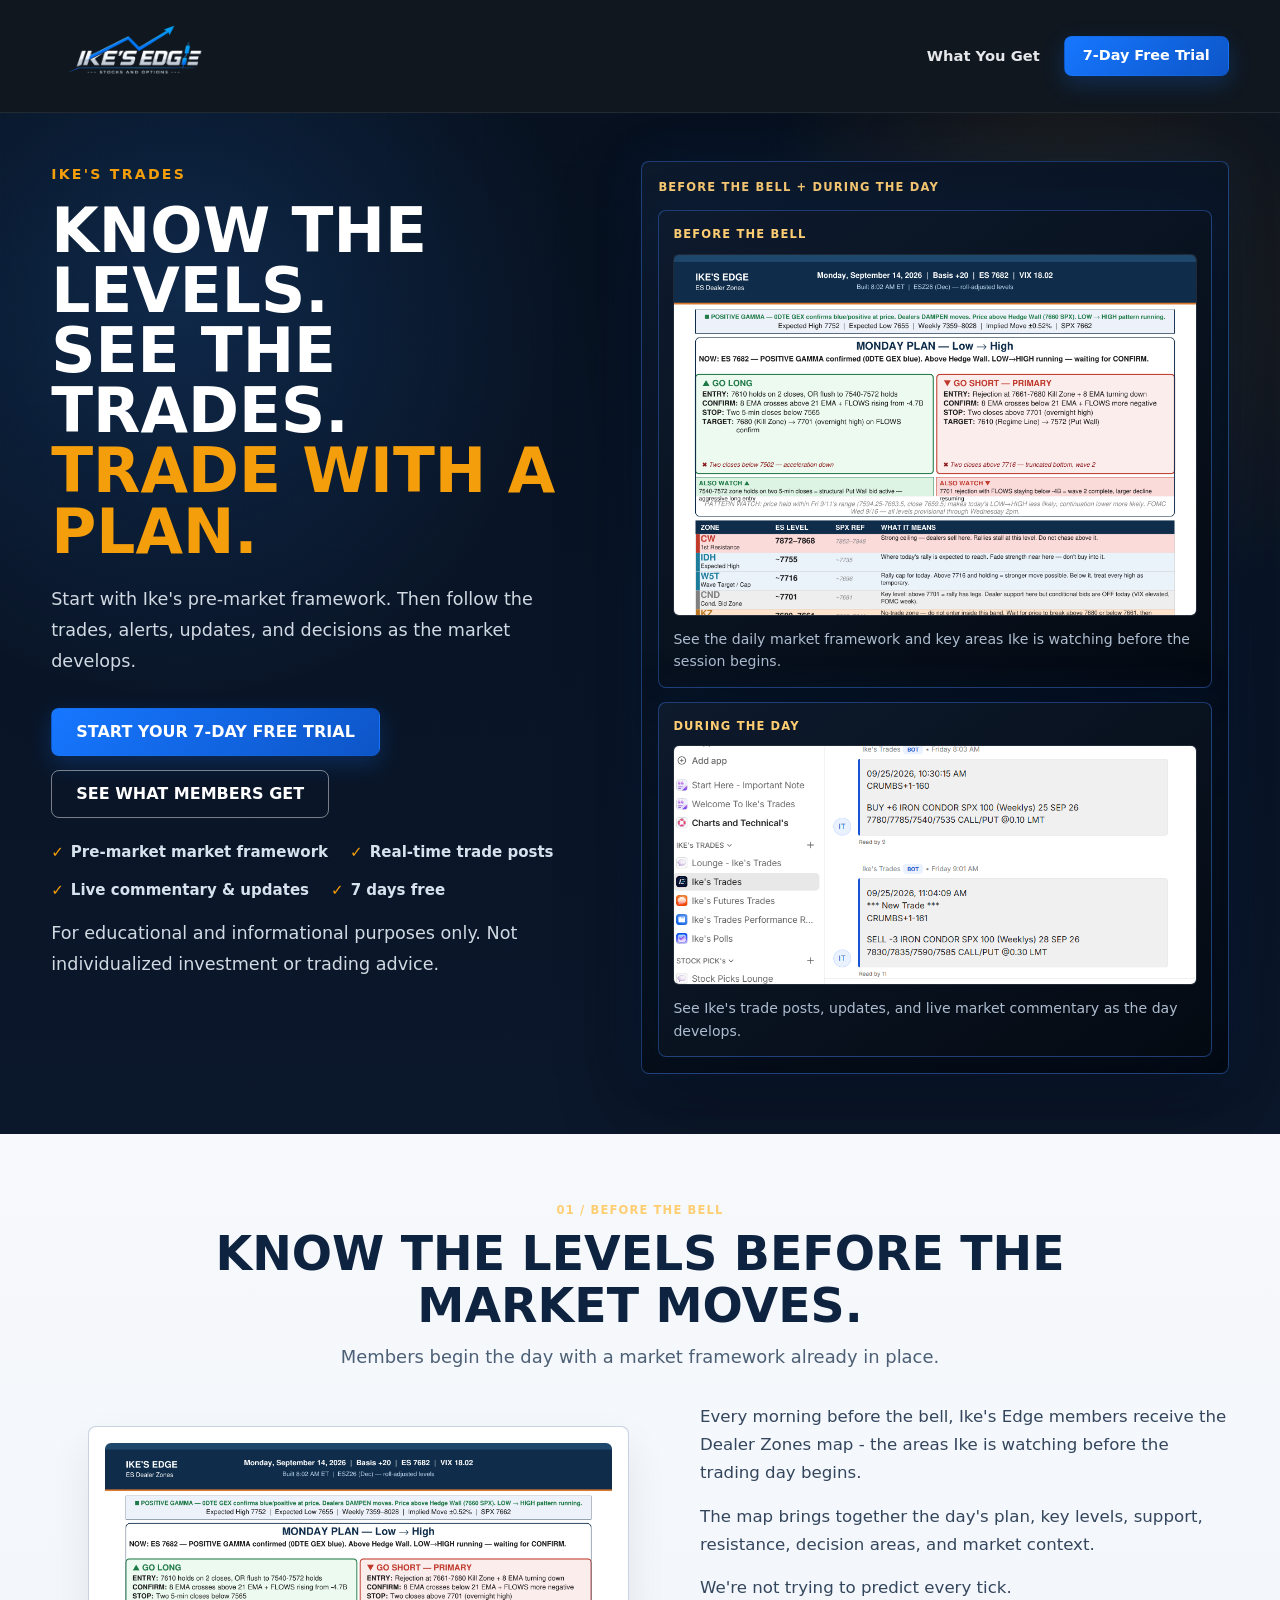
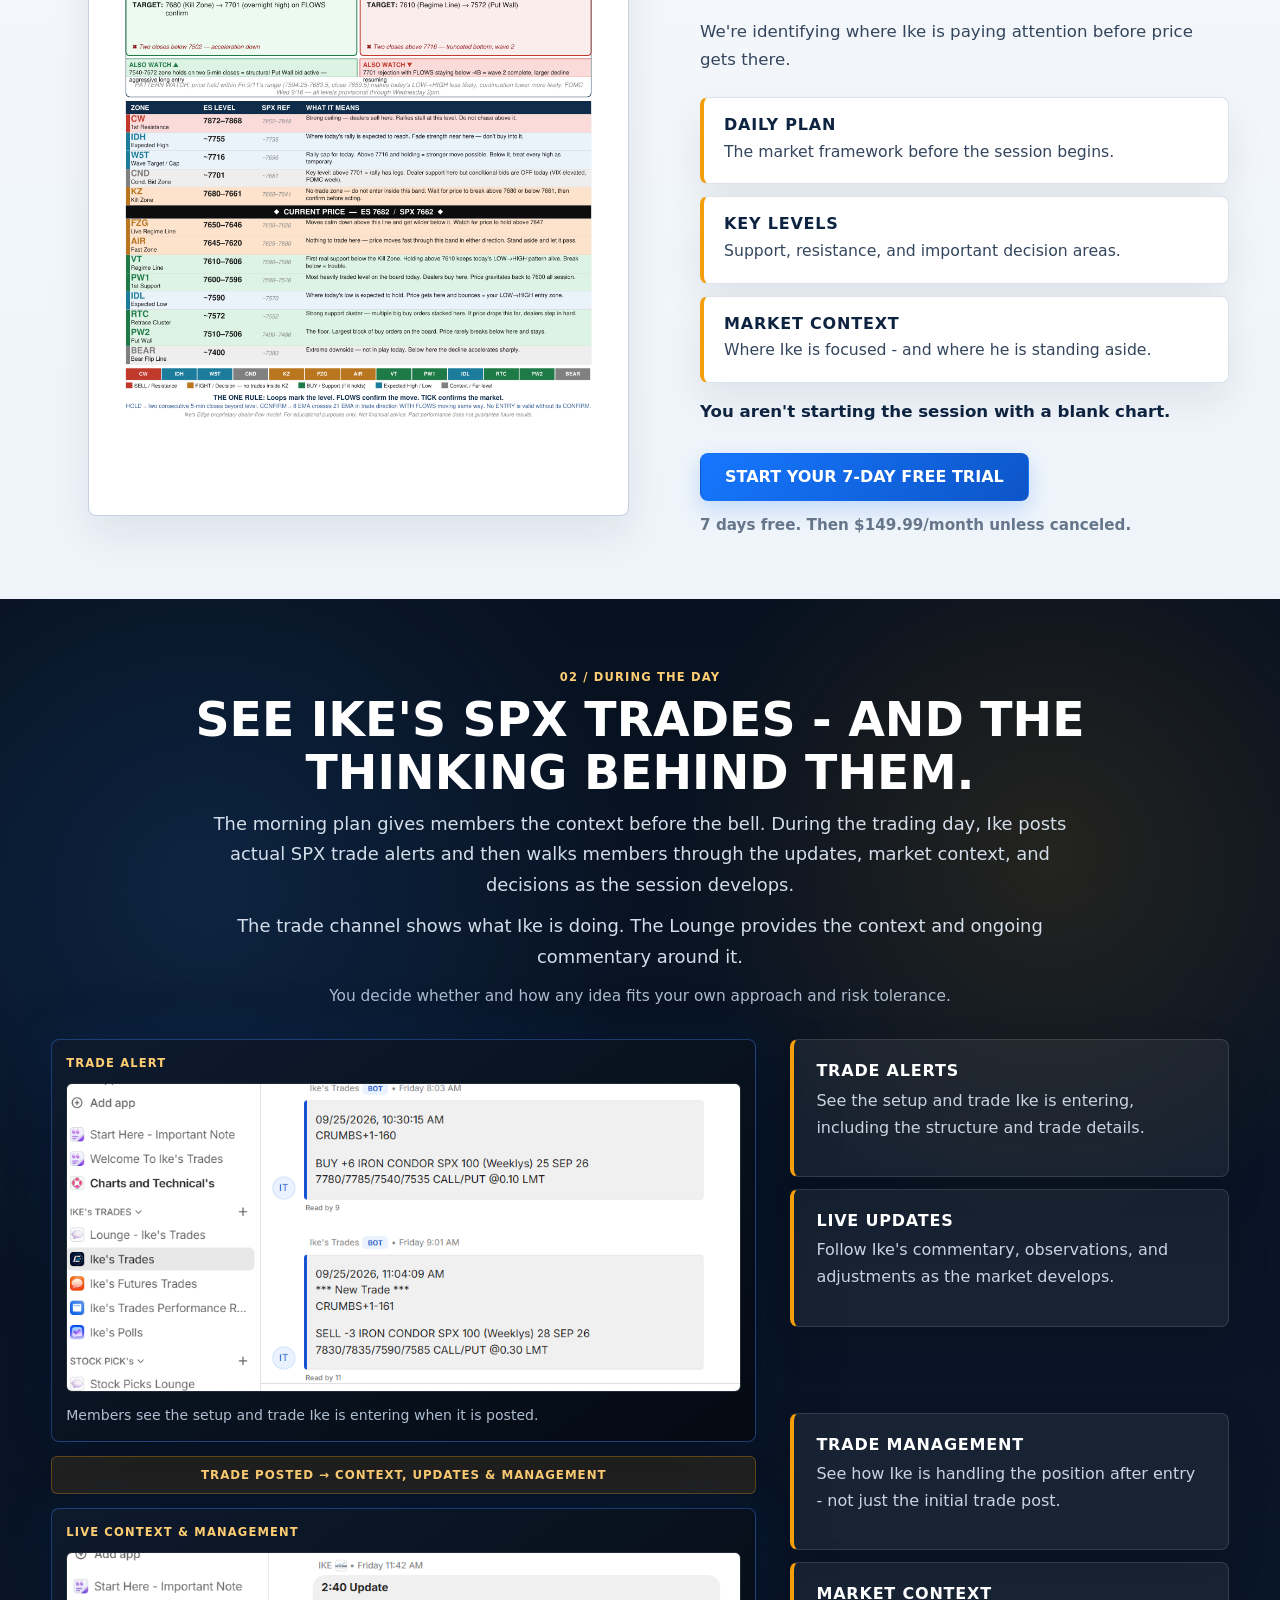
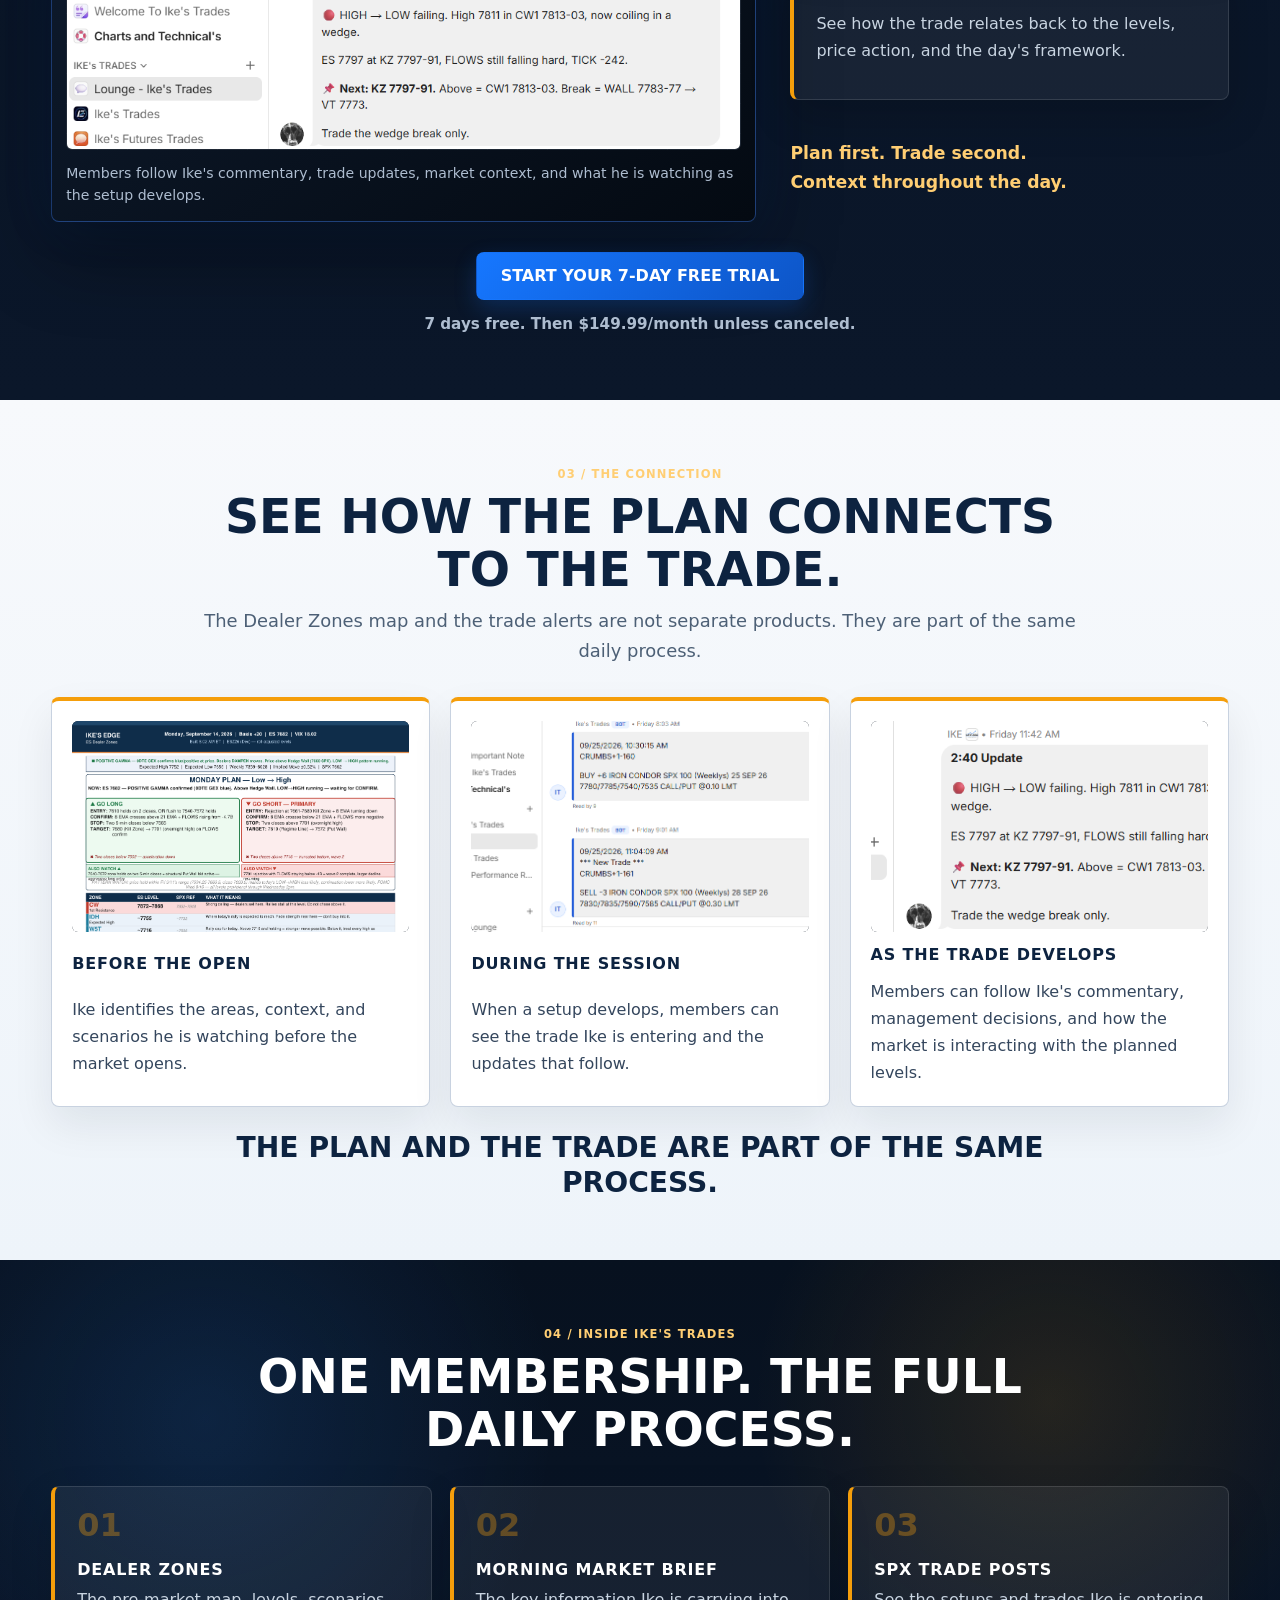
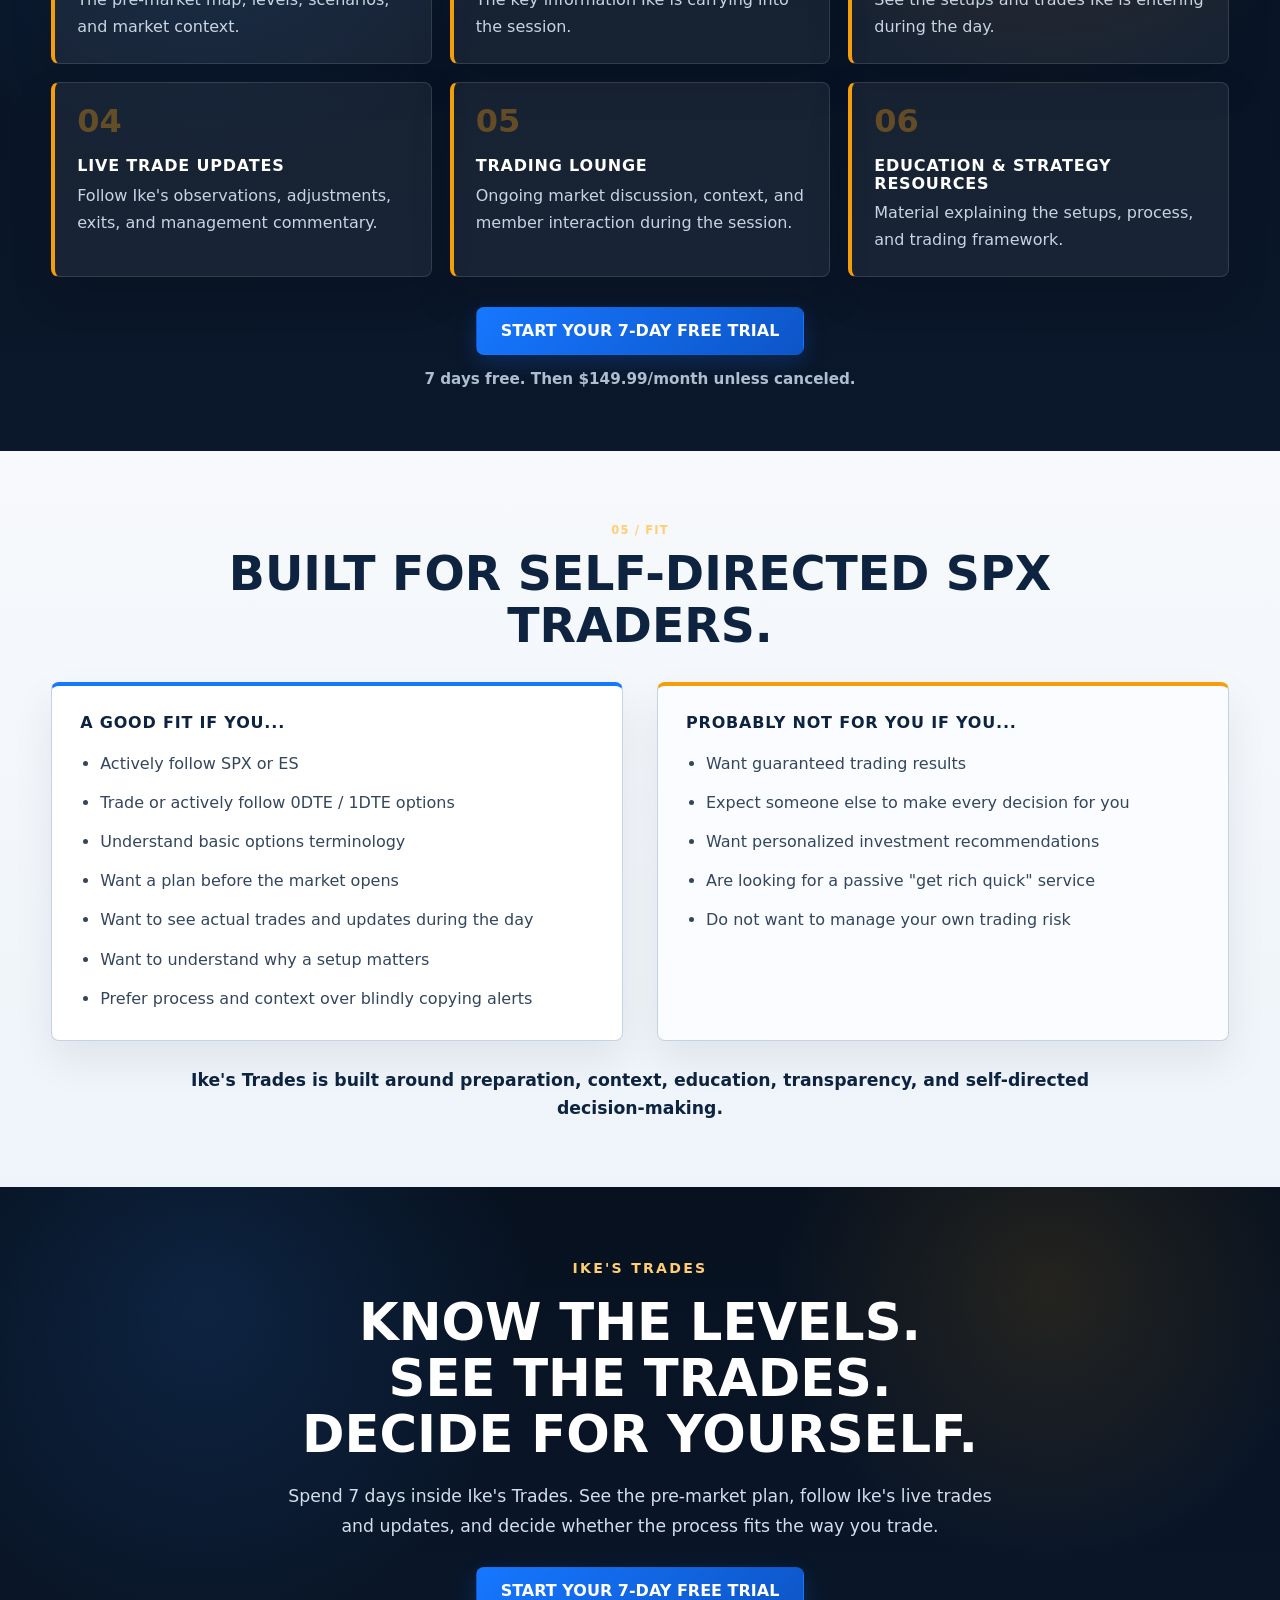
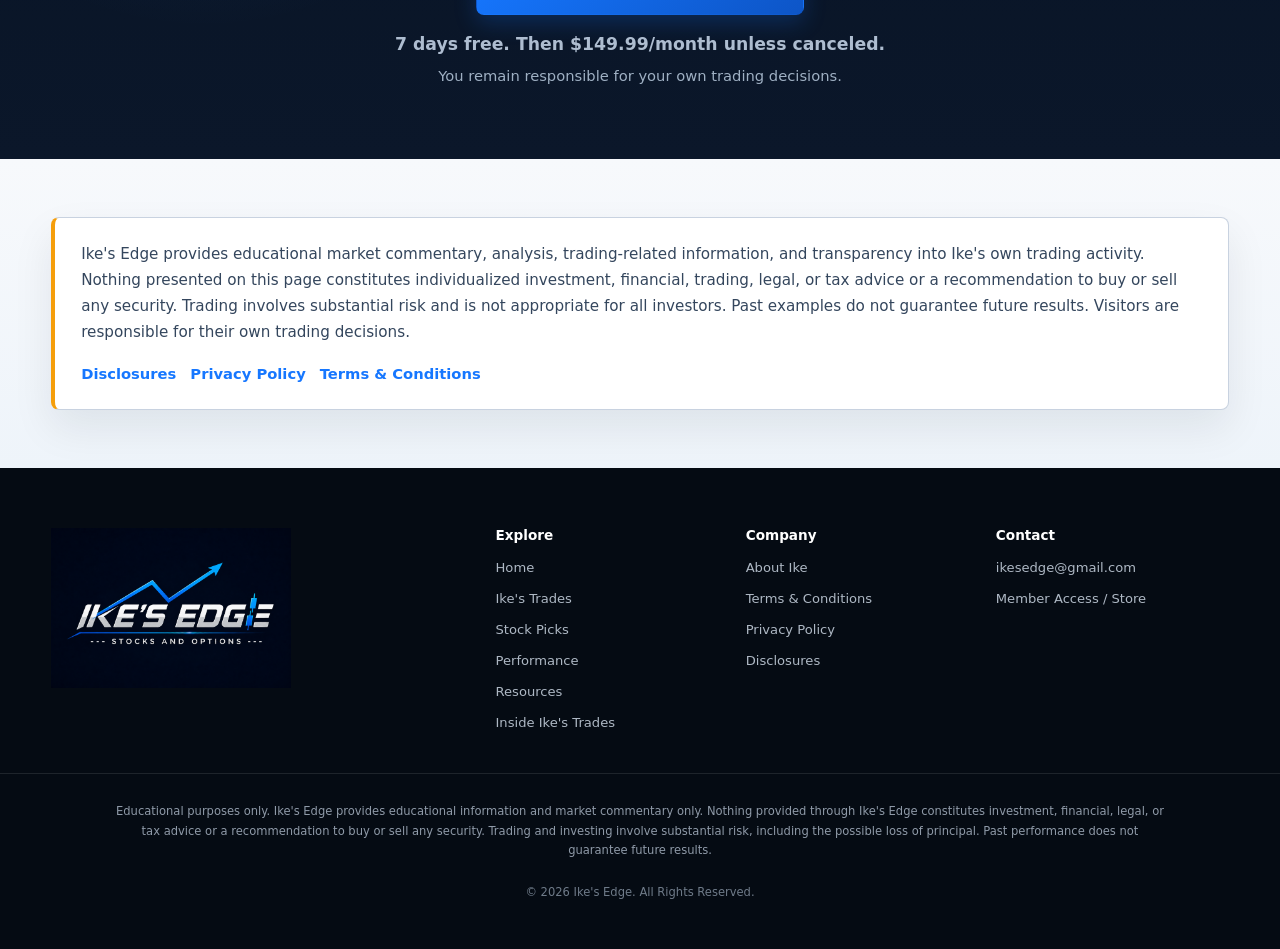
<file: inside-ikes-trades.html>
<!DOCTYPE html>
<html lang="en">
<head>
  <meta charset="UTF-8" />
  <meta name="viewport" content="width=device-width, initial-scale=1.0" />

  <title>Inside Ike's Trades | Levels, Trades &amp; Daily SPX Market Process</title>

  <meta
    name="description"
    content="See how Ike's Edge members prepare before the bell, follow Ike's SPX trades and live updates during the day, and try Ike's Trades free for 7 days."
  />

  <link rel="stylesheet" href="styles.css" />
  <script>
    !function(w,d,s,u,n,a,b){if(w[n])return;a=w[n]={q:[],t:+new Date,s:[],o:u,track:function(){a.q.push([+new Date].concat([].slice.call(arguments)))},setScope:function(){a.s=[].slice.call(arguments).filter(function(x){return typeof x==="string"});a.q.push([+new Date,"setScope"].concat(a.s))},scope:function(){var c=[].slice.call(arguments);return{track:function(){a.q.push([+new Date].concat([].slice.call(arguments)).concat([{__scope:c}]))}}}};b=d.createElement(s);b.async=1;b.src=u+"/s.js";d.getElementsByTagName(s)[0].parentNode.insertBefore(b,d.getElementsByTagName(s)[0])}(window,document,"script","https://t.whop.tw","whop");
    whop.setScope("biz_zZty89HEdYFQZf");
    whop.track("page");
  </script>
  <link rel="icon" type="image/png" href="/images/ikes-edge-logo.png" />
</head>

<body class="campaign2-page">
  <header class="site-header">
    <div class="container header-inner">
      <a href="index.html" class="brand">
        <img
          src="images/ikes-edge-logo-header.png"
          alt="Ike's Edge"
          class="site-logo"
        />
      </a>

      <button
        class="mobile-menu-button"
        id="mobileMenuButton"
        aria-label="Open navigation"
        aria-expanded="false"
      >
        &#9776;
      </button>

      <nav class="main-nav campaign2-nav" id="mainNav">
        <a href="#what-you-get">What You Get</a>
        <a
          href="https://whop.com/joined/ikesedge/products/ikes-trades/"
          class="button button-small"
          target="_blank"
          rel="noopener noreferrer"
          data-campaign-cta="header"
        >
          7-Day Free Trial
        </a>
      </nav>
    </div>
  </header>

  <main>
    <section class="campaign2-hero" id="top">
      <div class="hero-background"></div>

      <div class="container campaign2-hero-grid">
        <div class="campaign2-hero-copy">
          <span class="eyebrow">IKE'S TRADES</span>
          <h1>
            KNOW THE LEVELS.<br />
            SEE THE TRADES.<br />
            <span>TRADE WITH A PLAN.</span>
          </h1>
          <p>
            Start with Ike's pre-market framework. Then follow the trades,
            alerts, updates, and decisions as the market develops.
          </p>

          <div class="hero-buttons campaign2-buttons">
            <a
              href="https://whop.com/joined/ikesedge/products/ikes-trades/"
              class="button"
              target="_blank"
              rel="noopener noreferrer"
              data-campaign-cta="hero"
            >
              START YOUR 7-DAY FREE TRIAL
            </a>
            <a href="#what-you-get" class="button button-outline">
              SEE WHAT MEMBERS GET
            </a>
          </div>

          <div class="campaign2-trust-row" aria-label="Ike's Trades trial highlights">
            <div><span class="trust-icon">&#10003;</span>Pre-market market framework</div>
            <div><span class="trust-icon">&#10003;</span>Real-time trade posts</div>
            <div><span class="trust-icon">&#10003;</span>Live commentary &amp; updates</div>
            <div><span class="trust-icon">&#10003;</span>7 days free</div>
          </div>

          <p class="hero-disclaimer">
            For educational and informational purposes only. Not individualized
            investment or trading advice.
          </p>
        </div>

        <div class="campaign2-hero-visual" aria-label="Before the bell and during the day member experience">
          <div class="campaign2-experience-card">
            <div class="campaign2-visual-label">BEFORE THE BELL + DURING THE DAY</div>

            <figure class="campaign2-screenshot-card">
              <figcaption>BEFORE THE BELL</figcaption>
              <div class="campaign2-image-frame">
                <img
                  src="images/dealer-zones-current.png"
                  alt="Ike's Edge Dealer Zones daily market map showing the pre-market framework and key areas Ike is watching."
                />
              </div>
              <p>
                See the daily market framework and key areas Ike is watching
                before the session begins.
              </p>
            </figure>

            <figure class="campaign2-screenshot-card">
              <figcaption>DURING THE DAY</figcaption>
              <div class="campaign2-image-frame">
                <img
                  src="images/campaign2-trade-alert.png"
                  alt="Preview of Ike's Edge member trade posts and live market commentary during the trading day."
                />
              </div>
              <p>
                See Ike's trade posts, updates, and live market commentary as
                the day develops.
              </p>
            </figure>
          </div>
        </div>
      </div>
    </section>

    <section class="campaign2-before-section" id="before-the-bell">
      <div class="container">
        <div class="campaign2-section-heading">
          <span class="campaign2-step-label">01 / BEFORE THE BELL</span>
          <h2>KNOW THE LEVELS BEFORE THE MARKET MOVES.</h2>
          <p>Members begin the day with a market framework already in place.</p>
        </div>

        <div class="campaign2-before-grid">
          <div class="campaign2-map-image">
            <img
              src="images/dealer-zones-current.png"
              alt="Ike's Edge Dealer Zones daily market map showing key areas, market context, and the pre-market plan before the opening bell."
            />
          </div>

          <div class="campaign2-copy-stack">
            <p>
              Every morning before the bell, Ike's Edge members receive the
              Dealer Zones map - the areas Ike is watching before the trading
              day begins.
            </p>
            <p>
              The map brings together the day's plan, key levels, support,
              resistance, decision areas, and market context.
            </p>
            <p>We're not trying to predict every tick.</p>
            <p>
              We're identifying where Ike is paying attention before price gets
              there.
            </p>

            <div class="campaign2-callout-stack">
              <article>
                <h3>DAILY PLAN</h3>
                <p>The market framework before the session begins.</p>
              </article>
              <article>
                <h3>KEY LEVELS</h3>
                <p>Support, resistance, and important decision areas.</p>
              </article>
              <article>
                <h3>MARKET CONTEXT</h3>
                <p>Where Ike is focused - and where he is standing aside.</p>
              </article>
            </div>

            <p class="campaign2-bold-line">You aren't starting the session with a blank chart.</p>

            <div class="campaign2-inline-cta">
              <a
                href="https://whop.com/joined/ikesedge/products/ikes-trades/"
                class="button"
                target="_blank"
                rel="noopener noreferrer"
                data-campaign-cta="after-before-bell"
              >
                START YOUR 7-DAY FREE TRIAL
              </a>
              <p>7 days free. Then $149.99/month unless canceled.</p>
            </div>
          </div>
        </div>
      </div>
    </section>

    <section class="campaign2-during-section" id="during-the-day">
      <div class="container">
        <div class="campaign2-section-heading campaign2-section-heading-dark">
          <span class="campaign2-step-label">02 / DURING THE DAY</span>
          <h2>SEE IKE'S SPX TRADES - AND THE THINKING BEHIND THEM.</h2>
          <p>
            The morning plan gives members the context before the bell. During
            the trading day, Ike posts actual SPX trade alerts and then walks
            members through the updates, market context, and decisions as the
            session develops.
          </p>
          <p>
            The trade channel shows what Ike is doing. The Lounge provides the
            context and ongoing commentary around it.
          </p>
          <p class="campaign2-small-note">
            You decide whether and how any idea fits your own approach and risk tolerance.
          </p>
        </div>

        <div class="campaign2-during-grid">
          <div class="campaign2-product-visual">
            <figure class="campaign2-screenshot-card">
              <figcaption>TRADE ALERT</figcaption>
              <div class="campaign2-image-frame">
                <img
                  src="images/campaign2-trade-alert.png"
                  alt="Ike's Edge trade alert screenshot showing a setup and trade Ike is entering when it is posted."
                />
              </div>
              <p>Members see the setup and trade Ike is entering when it is posted.</p>
            </figure>

            <div class="campaign2-connector">TRADE POSTED &rarr; CONTEXT, UPDATES &amp; MANAGEMENT</div>

            <figure class="campaign2-screenshot-card">
              <figcaption>LIVE CONTEXT &amp; MANAGEMENT</figcaption>
              <div class="campaign2-image-frame">
                <img
                  src="images/campaign2-lounge-update.png"
                  alt="Ike's Edge Lounge update screenshot showing commentary, trade updates, market context, and what Ike is watching."
                />
              </div>
              <p>
                Members follow Ike's commentary, trade updates, market context,
                and what he is watching as the setup develops.
              </p>
            </figure>
          </div>

          <div class="campaign2-dark-card-grid">
            <div class="campaign2-dark-card-group">
              <article>
                <h3>TRADE ALERTS</h3>
                <p>See the setup and trade Ike is entering, including the structure and trade details.</p>
              </article>
              <article>
                <h3>LIVE UPDATES</h3>
                <p>Follow Ike's commentary, observations, and adjustments as the market develops.</p>
              </article>
            </div>
            <div class="campaign2-dark-card-group">
              <article>
                <h3>TRADE MANAGEMENT</h3>
                <p>See how Ike is handling the position after entry - not just the initial trade post.</p>
              </article>
              <article>
                <h3>MARKET CONTEXT</h3>
                <p>See how the trade relates back to the levels, price action, and the day's framework.</p>
              </article>
            </div>
            <p class="campaign2-dark-closing">Plan first. Trade second.<br />Context throughout the day.</p>
          </div>
        </div>

        <div class="campaign2-center-cta campaign2-during-cta">
          <a
            href="https://whop.com/joined/ikesedge/products/ikes-trades/"
            class="button"
            target="_blank"
            rel="noopener noreferrer"
            data-campaign-cta="after_during_day"
          >
            START YOUR 7-DAY FREE TRIAL
          </a>
          <p>7 days free. Then $149.99/month unless canceled.</p>
        </div>
      </div>
    </section>

    <section class="campaign2-connection-section" id="the-connection">
      <div class="container">
        <div class="campaign2-section-heading">
          <span class="campaign2-step-label">03 / THE CONNECTION</span>
          <h2>SEE HOW THE PLAN CONNECTS TO THE TRADE.</h2>
          <p>
            The Dealer Zones map and the trade alerts are not separate products.
            They are part of the same daily process.
          </p>
        </div>

        <div class="campaign2-flow-grid">
          <article>
            <div class="campaign2-flow-image">
              <img
                src="images/dealer-zones-current.png"
                alt="Dealer Zones preview showing areas Ike is watching before the market opens."
              />
            </div>
            <h3>BEFORE THE OPEN</h3>
            <p>Ike identifies the areas, context, and scenarios he is watching before the market opens.</p>
          </article>

          <article>
            <div class="campaign2-flow-image">
              <img
                src="images/campaign2-trade-alert.png"
                alt="Trade post preview showing a setup Ike is entering during the session."
              />
            </div>
            <h3>DURING THE SESSION</h3>
            <p>When a setup develops, members can see the trade Ike is entering and the updates that follow.</p>
          </article>

          <article>
            <div class="campaign2-flow-image">
              <img
                src="images/campaign2-lounge-update.png"
                alt="Lounge update preview showing commentary and management discussion as the trade develops."
              />
            </div>
            <h3>AS THE TRADE DEVELOPS</h3>
            <p>
              Members can follow Ike's commentary, management decisions, and how
              the market is interacting with the planned levels.
            </p>
          </article>
        </div>

        <div class="campaign2-process-note">
          <strong>THE PLAN AND THE TRADE ARE PART OF THE SAME PROCESS.</strong>
        </div>
      </div>
    </section>

    <section class="campaign2-membership-section" id="what-you-get">
      <div class="container">
        <div class="campaign2-section-heading campaign2-section-heading-dark">
          <span class="campaign2-step-label">04 / INSIDE IKE'S TRADES</span>
          <h2>ONE MEMBERSHIP. THE FULL DAILY PROCESS.</h2>
        </div>

        <div class="campaign2-membership-grid">
          <article>
            <span>01</span>
            <h3>DEALER ZONES</h3>
            <p>The pre-market map, levels, scenarios, and market context.</p>
          </article>
          <article>
            <span>02</span>
            <h3>MORNING MARKET BRIEF</h3>
            <p>The key information Ike is carrying into the session.</p>
          </article>
          <article>
            <span>03</span>
            <h3>SPX TRADE POSTS</h3>
            <p>See the setups and trades Ike is entering during the day.</p>
          </article>
          <article>
            <span>04</span>
            <h3>LIVE TRADE UPDATES</h3>
            <p>Follow Ike's observations, adjustments, exits, and management commentary.</p>
          </article>
          <article>
            <span>05</span>
            <h3>TRADING LOUNGE</h3>
            <p>Ongoing market discussion, context, and member interaction during the session.</p>
          </article>
          <article>
            <span>06</span>
            <h3>EDUCATION &amp; STRATEGY RESOURCES</h3>
            <p>Material explaining the setups, process, and trading framework.</p>
          </article>
        </div>

        <div class="campaign2-center-cta">
          <a
            href="https://whop.com/joined/ikesedge/products/ikes-trades/"
            class="button"
            target="_blank"
            rel="noopener noreferrer"
            data-campaign-cta="membership"
          >
            START YOUR 7-DAY FREE TRIAL
          </a>
          <p>7 days free. Then $149.99/month unless canceled.</p>
        </div>
      </div>
    </section>

    <section class="campaign2-fit-section">
      <div class="container">
        <div class="campaign2-section-heading">
          <span class="campaign2-step-label">05 / FIT</span>
          <h2>BUILT FOR SELF-DIRECTED SPX TRADERS.</h2>
        </div>

        <div class="campaign2-fit-grid">
          <article class="campaign2-fit-card">
            <h3>A GOOD FIT IF YOU...</h3>
            <ul>
              <li>Actively follow SPX or ES</li>
              <li>Trade or actively follow 0DTE / 1DTE options</li>
              <li>Understand basic options terminology</li>
              <li>Want a plan before the market opens</li>
              <li>Want to see actual trades and updates during the day</li>
              <li>Want to understand why a setup matters</li>
              <li>Prefer process and context over blindly copying alerts</li>
            </ul>
          </article>

          <article class="campaign2-fit-card campaign2-fit-card-muted">
            <h3>PROBABLY NOT FOR YOU IF YOU...</h3>
            <ul>
              <li>Want guaranteed trading results</li>
              <li>Expect someone else to make every decision for you</li>
              <li>Want personalized investment recommendations</li>
              <li>Are looking for a passive "get rich quick" service</li>
              <li>Do not want to manage your own trading risk</li>
            </ul>
          </article>
        </div>

        <p class="campaign2-fit-note">
          Ike's Trades is built around preparation, context, education,
          transparency, and self-directed decision-making.
        </p>
      </div>
    </section>

    <section class="campaign2-final-cta">
      <div class="container campaign2-final-inner">
        <span class="eyebrow">IKE'S TRADES</span>
        <h2>
          KNOW THE LEVELS.<br />
          SEE THE TRADES.<br />
          DECIDE FOR YOURSELF.
        </h2>
        <p>
          Spend 7 days inside Ike's Trades. See the pre-market plan, follow
          Ike's live trades and updates, and decide whether the process fits
          the way you trade.
        </p>
        <a
          href="https://whop.com/joined/ikesedge/products/ikes-trades/"
          class="button"
          target="_blank"
          rel="noopener noreferrer"
          data-campaign-cta="final"
        >
          START YOUR 7-DAY FREE TRIAL
        </a>
        <p class="campaign2-billing-line">
          7 days free. Then $149.99/month unless canceled.
        </p>
        <p class="campaign2-responsibility-line">
          You remain responsible for your own trading decisions.
        </p>
      </div>
    </section>

    <section class="campaign2-risk-section" aria-label="Important risk disclosure">
      <div class="container campaign2-risk-card">
        <p>
          Ike's Edge provides educational market commentary, analysis,
          trading-related information, and transparency into Ike's own trading
          activity. Nothing presented on this page constitutes individualized
          investment, financial, trading, legal, or tax advice or a
          recommendation to buy or sell any security. Trading involves
          substantial risk and is not appropriate for all investors. Past
          examples do not guarantee future results. Visitors are responsible
          for their own trading decisions.
        </p>
        <div class="campaign2-legal-links" aria-label="Legal links">
          <a href="disclosures.html">Disclosures</a>
          <a href="privacy.html">Privacy Policy</a>
          <a href="terms.html">Terms &amp; Conditions</a>
        </div>
      </div>
    </section>
  </main>

  <footer class="site-footer">
    <div class="container footer-grid">
      <div class="footer-brand">
        <a href="index.html" class="footer-logo-link" aria-label="Ike's Edge home">
          <img
            src="images/ikes-edge-logo.png"
            alt="Ike's Edge"
            class="site-logo site-logo-footer"
          />
        </a>
      </div>

      <div class="footer-links">
        <h4>Explore</h4>
        <a href="index.html">Home</a>
        <a href="ikes-trades.html">Ike's Trades</a>
        <a href="stock-picks.html">Stock Picks</a>
        <a href="performance.html">Performance</a>
        <a href="resources.html">Resources</a>
        <a href="#top">Inside Ike's Trades</a>
      </div>

      <div class="footer-links">
        <h4>Company</h4>
        <a href="index.html#about">About Ike</a>
        <a href="terms.html">Terms &amp; Conditions</a>
        <a href="privacy.html">Privacy Policy</a>
        <a href="disclosures.html">Disclosures</a>
      </div>

      <div class="footer-links">
        <h4>Contact</h4>
        <a href="mailto:ikesedge@gmail.com">ikesedge@gmail.com</a>
        <a
          href="https://www.whop.com/ikesedge"
          target="_blank"
          rel="noopener noreferrer"
        >
          Member Access / Store
        </a>
      </div>
    </div>

    <div class="container footer-disclaimer">
      <p>
        Educational purposes only. Ike's Edge provides educational information
        and market commentary only. Nothing provided through Ike's Edge
        constitutes investment, financial, legal, or tax advice or a
        recommendation to buy or sell any security. Trading and investing
        involve substantial risk, including the possible loss of principal.
        Past performance does not guarantee future results.
      </p>
    </div>

    <div class="container footer-bottom">
      <span>&copy; 2026 Ike's Edge. All Rights Reserved.</span>
    </div>
  </footer>

  <script src="script.js"></script>
  <script>
    (() => {
      try {
        const sourceParams = new URLSearchParams(window.location.search);
        const preservedParams = [
          "utm_source",
          "utm_medium",
          "utm_campaign",
          "utm_content",
          "utm_term"
        ];
        const trialBaseUrl =
          "https://whop.com/joined/ikesedge/products/ikes-trades/";
        const trialLinks = document.querySelectorAll(`a[href="${trialBaseUrl}"]`);

        trialLinks.forEach((link) => {
          const targetUrl = new URL(link.href);

          preservedParams.forEach((param) => {
            if (sourceParams.has(param) && !targetUrl.searchParams.has(param)) {
              targetUrl.searchParams.set(param, sourceParams.get(param));
            }
          });

          if (link.dataset.campaignCta && !targetUrl.searchParams.has("cta_position")) {
            targetUrl.searchParams.set("cta_position", link.dataset.campaignCta.replace(/-/g, "_"));
          }

          link.href = targetUrl.toString();
        });
      } catch (error) {
        // Leave the original Whop links intact if UTM preservation fails.
      }
    })();
  </script>
</body>
</html>
</file>
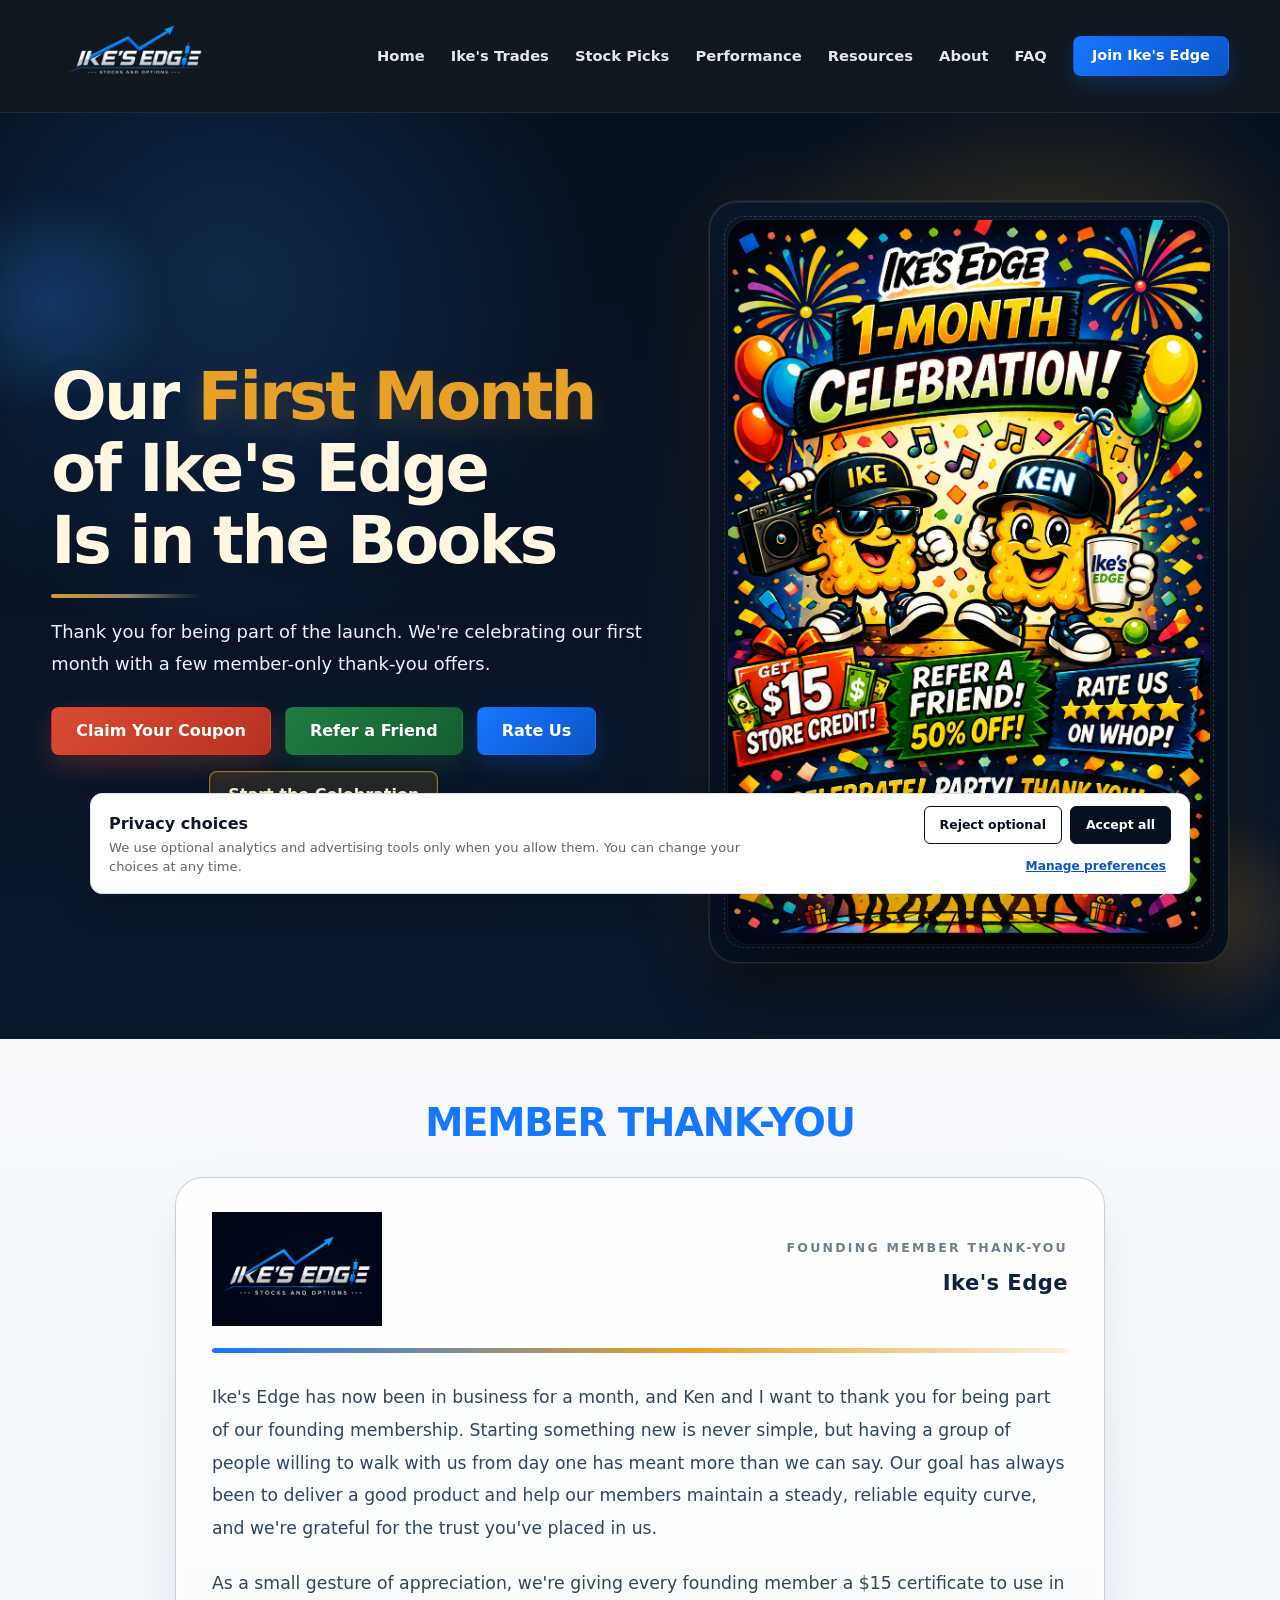
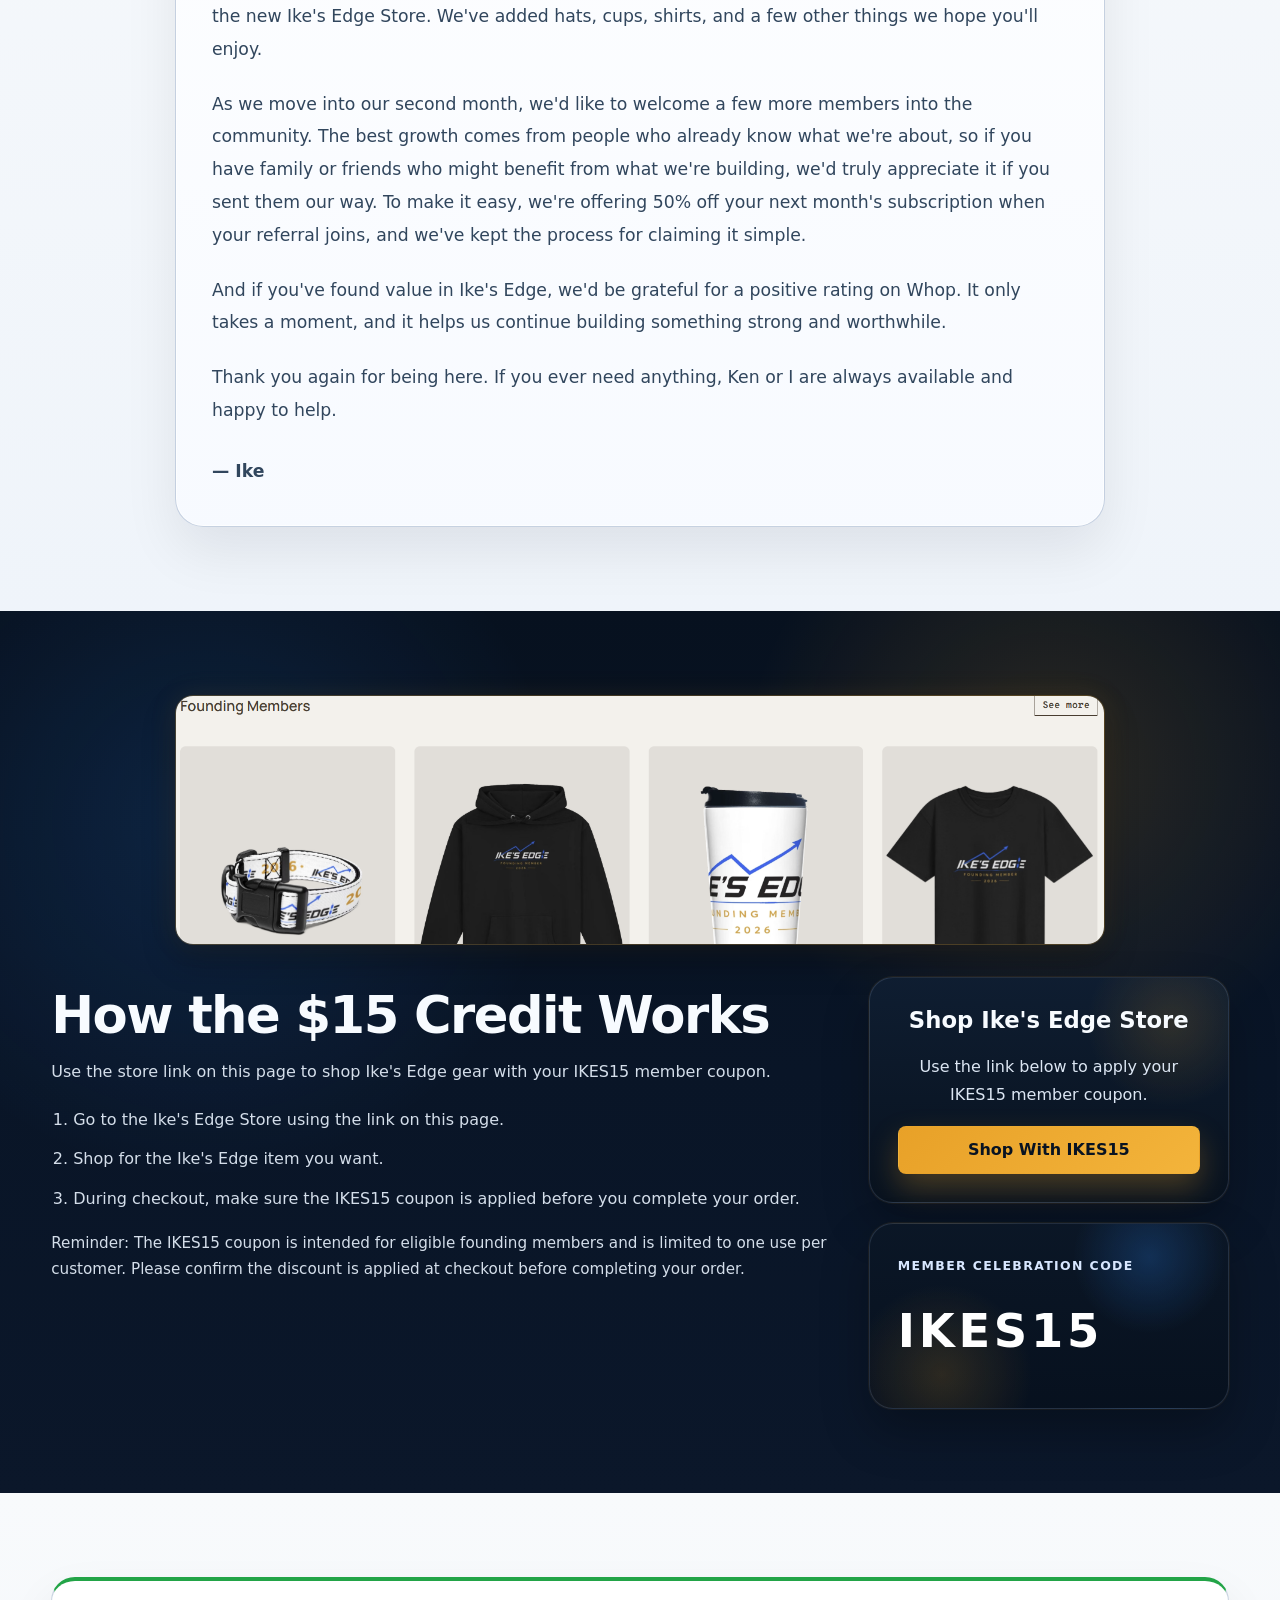
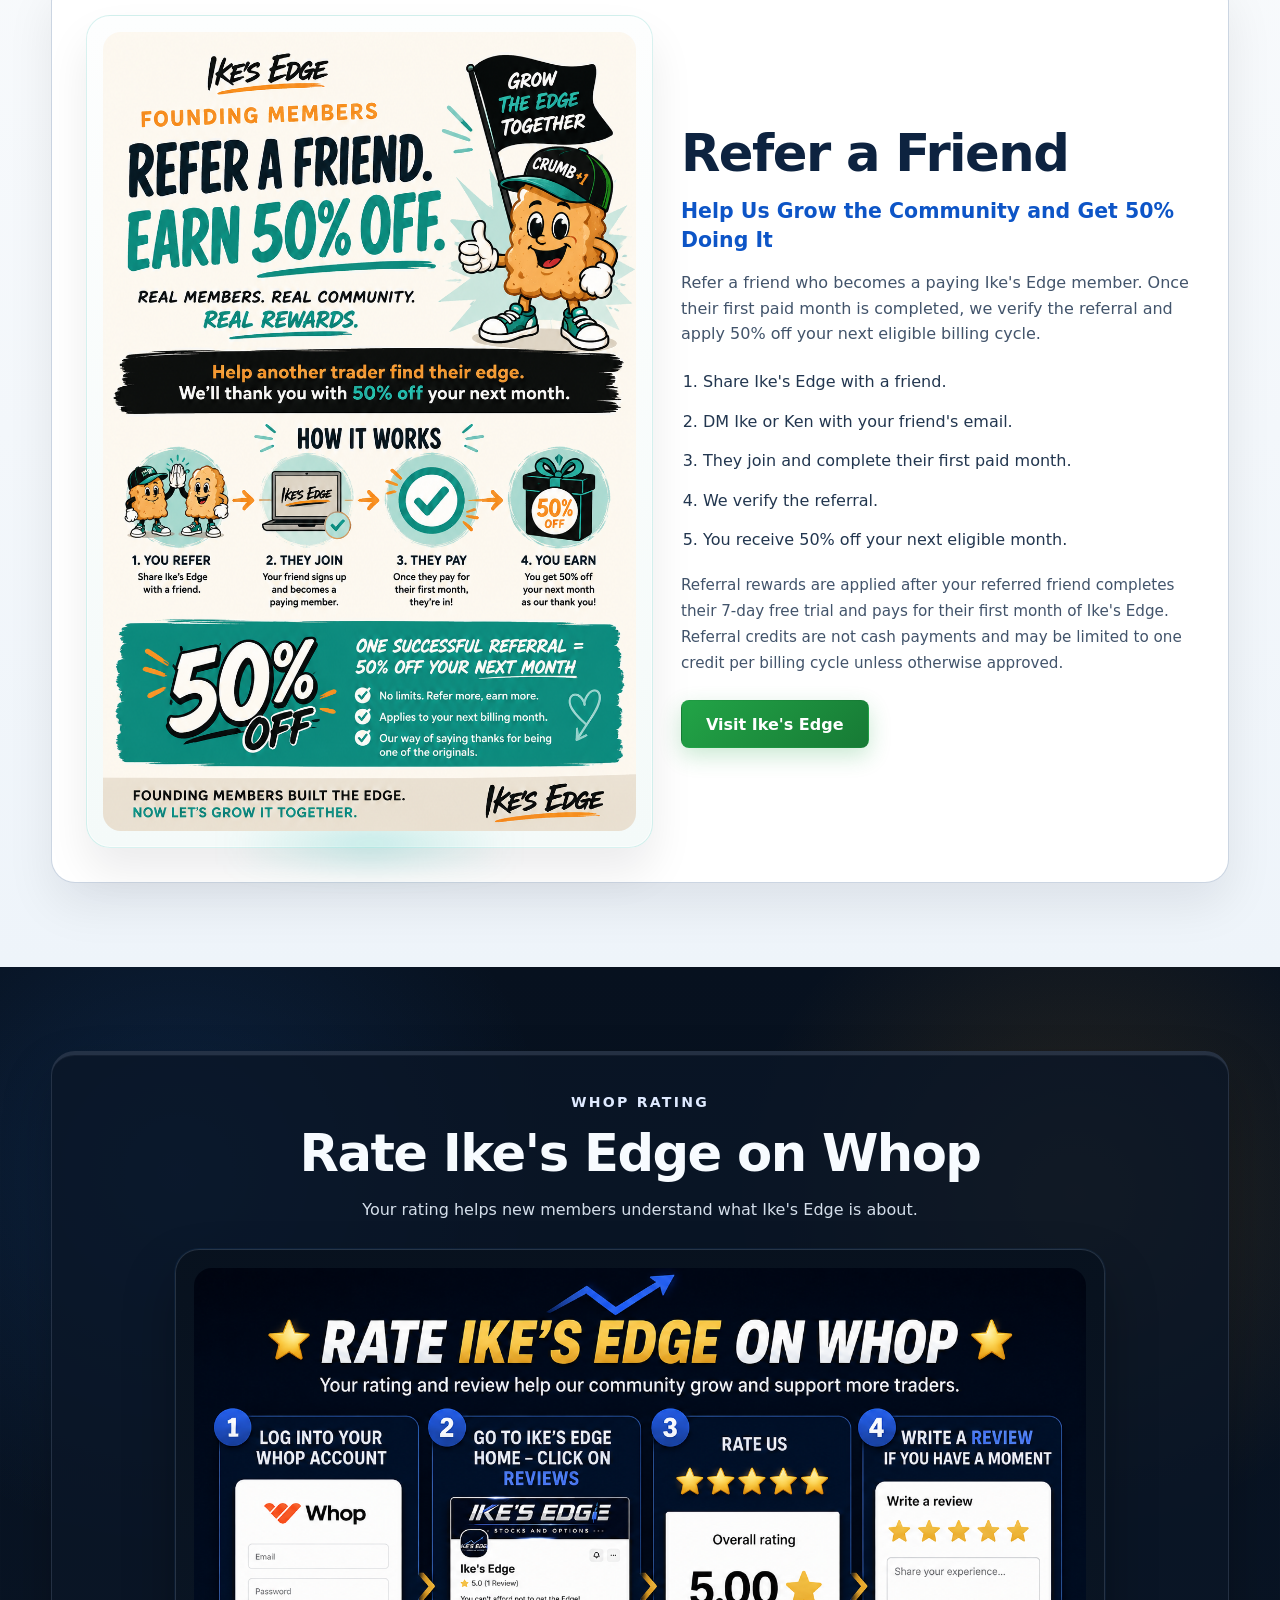
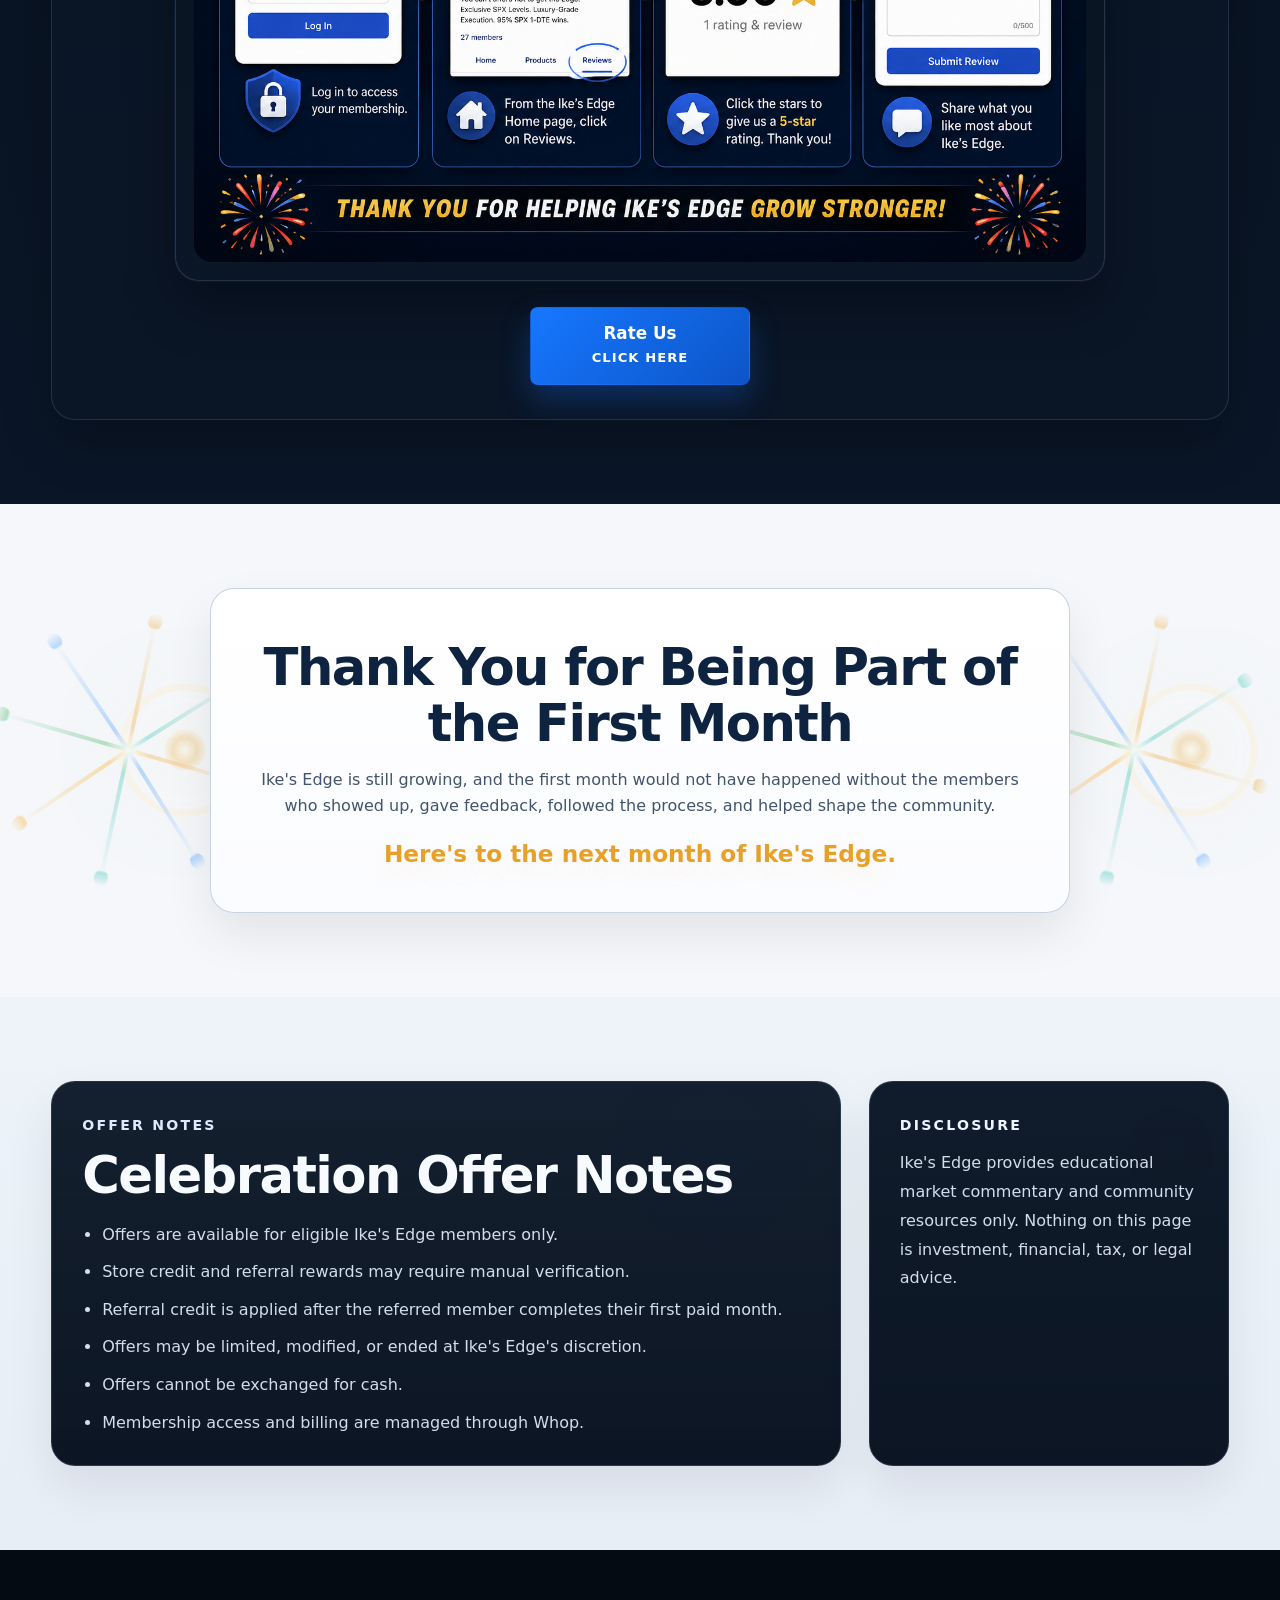
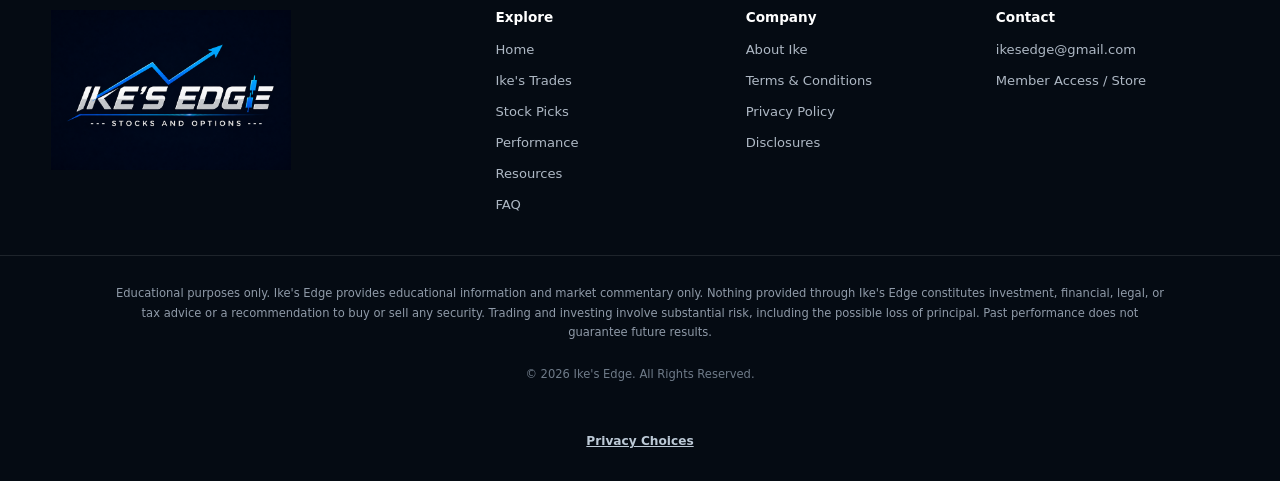
<file: member-celebration-august-2026.html>
<!doctype html>
<html lang="en">
<head>
  <script src="/analytics-config.js"></script>
  <script src="/consent.js"></script>
  <meta charset="UTF-8" />
  <meta name="viewport" content="width=device-width, initial-scale=1.0" />
  <title>Member Celebration | Ike's Edge First Month</title>
  <meta
    name="description"
    content="Ike's Edge member-only first-month celebration page with store credit, referral details, Whop rating information, and thank-you offers."
  />
  <meta name="robots" content="noindex, nofollow" />
  <link rel="stylesheet" href="styles.css" />
  <script>!function(w,d,s,u,n,a,b){if(w[n])return;a=w[n]={q:[],t:+new Date,s:[],o:u,track:function(){a.q.push([+new Date].concat([].slice.call(arguments)))},setScope:function(){a.s=[].slice.call(arguments).filter(function(x){return typeof x==="string"});a.q.push([+new Date,"setScope"].concat(a.s))},scope:function(){var c=[].slice.call(arguments);return{track:function(){a.q.push([+new Date].concat([].slice.call(arguments)).concat([{__scope:c}]))}}}};b=d.createElement(s);b.async=1;b.src=u+"/s.js";d.getElementsByTagName(s)[0].parentNode.insertBefore(b,d.getElementsByTagName(s)[0])}(window,document,"script","https://t.whop.tw","whop");whop.setScope("biz_zZty89HEdYFQZf");whop.track("page");</script>
  <link rel="icon" type="image/png" href="/images/ikes-edge-logo.png" />
</head>
<body class="member-celebration-page">
  <header class="site-header">
    <div class="container header-inner">
      <a href="index.html" class="brand">
        <img src="images/ikes-edge-logo-header.png" alt="Ike's Edge" class="site-logo" />
      </a>
      <button class="mobile-menu-button" id="mobileMenuButton" aria-label="Open navigation" aria-expanded="false">&#9776;</button>
      <nav class="main-nav" id="mainNav">
        <a href="index.html">Home</a>
        <a href="ikes-trades.html">Ike's Trades</a>
        <a href="stock-picks.html">Stock Picks</a>
        <a href="performance.html">Performance</a>
        <a href="resources.html">Resources</a>
        <a href="index.html#about">About</a>
        <a href="index.html#faq">FAQ</a>
        <a href="https://www.whop.com/ikesedge" class="button button-small" target="_blank" rel="noopener noreferrer">Join Ike's Edge</a>
      </nav>
    </div>
  </header>

  <main>
    <section class="member-celebration-hero">
      <div class="member-celebration-firework" aria-hidden="true">
        <span class="member-firework-core"></span>
        <span class="member-firework-ring"></span>
        <span class="member-firework-spark spark-1"></span>
        <span class="member-firework-spark spark-2"></span>
        <span class="member-firework-spark spark-3"></span>
        <span class="member-firework-spark spark-4"></span>
        <span class="member-firework-spark spark-5"></span>
        <span class="member-firework-spark spark-6"></span>
        <span class="member-firework-spark spark-7"></span>
        <span class="member-firework-spark spark-8"></span>
      </div>
      <div class="member-celebration-firework member-celebration-firework-second" aria-hidden="true">
        <span class="member-firework-core"></span>
        <span class="member-firework-ring"></span>
        <span class="member-firework-spark spark-1"></span>
        <span class="member-firework-spark spark-2"></span>
        <span class="member-firework-spark spark-3"></span>
        <span class="member-firework-spark spark-4"></span>
        <span class="member-firework-spark spark-5"></span>
        <span class="member-firework-spark spark-6"></span>
        <span class="member-firework-spark spark-7"></span>
        <span class="member-firework-spark spark-8"></span>
      </div>
      <div class="container member-celebration-hero-grid">
        <div class="member-celebration-copy celebration-reveal">
          <h1>Our <span>First Month</span> of Ike&#39;s Edge Is in the Books</h1>
          <p>
            Thank you for being part of the launch. We&#39;re celebrating our first month with a few member-only thank-you offers.
          </p>
          <div class="hero-buttons member-celebration-actions">
            <div class="member-celebration-primary-actions">
              <a class="button celebration-button-primary celebration-button-coupon" href="#store-credit">Claim Your Coupon</a>
              <a class="button celebration-button-secondary celebration-button-referral" href="#refer-a-friend">Refer a Friend</a>
              <a class="button celebration-button-rate" href="#rate-us">Rate Us</a>
            </div>
            <div class="member-celebration-audio-row">
              <button
                id="celebration-audio-button"
                class="button celebration-button-audio"
                type="button"
                aria-label="Play Ike's Edge celebration audio"
              >Start the Celebration</button>
            </div>
          </div>
        </div>
        <aside class="celebration-hero-media celebration-reveal celebration-reveal-delay">
          <div class="celebration-hero-frame celebration-image-load" aria-label="Member celebration graphic">
            <img
              src="images/member-celebration-hero.png"
              alt="Ike's Edge first month celebration graphic"
              class="celebration-hero-image"
            />
          </div>
        </aside>
      </div>
    </section>

    <section class="section section-light member-offers-section" id="celebration-offers">
      <div class="container">
        <div class="section-heading section-heading-pair">
          <h2>MEMBER THANK-YOU</h2>
        </div>
        <article class="member-letter-panel celebration-scroll-reveal" aria-label="Letter from Ike">
          <div class="member-letter-header">
            <img src="images/ikes-edge-logo.png" alt="Ike's Edge" class="member-letter-logo" />
            <div class="member-letter-heading">
              <span>Founding Member Thank-You</span>
              <strong>Ike&#39;s Edge</strong>
            </div>
          </div>
          <div class="member-letter-rule" aria-hidden="true"></div>
          <div class="member-letter-body">
            <p>Ike&#39;s Edge has now been in business for a month, and Ken and I want to thank you for being part of our founding membership. Starting something new is never simple, but having a group of people willing to walk with us from day one has meant more than we can say. Our goal has always been to deliver a good product and help our members maintain a steady, reliable equity curve, and we&#39;re grateful for the trust you&#39;ve placed in us.</p>
            <p>As a small gesture of appreciation, we&#39;re giving every founding member a $15 certificate to use in the new Ike&#39;s Edge Store. We&#39;ve added hats, cups, shirts, and a few other things we hope you&#39;ll enjoy.</p>
            <p>As we move into our second month, we&#39;d like to welcome a few more members into the community. The best growth comes from people who already know what we&#39;re about, so if you have family or friends who might benefit from what we&#39;re building, we&#39;d truly appreciate it if you sent them our way. To make it easy, we&#39;re offering 50% off your next month&#39;s subscription when your referral joins, and we&#39;ve kept the process for claiming it simple.</p>
            <p>And if you&#39;ve found value in Ike&#39;s Edge, we&#39;d be grateful for a positive rating on Whop. It only takes a moment, and it helps us continue building something strong and worthwhile.</p>
            <p>Thank you again for being here. If you ever need anything, Ken or I are always available and happy to help.</p>
            <p class="member-letter-signoff">&mdash; Ike</p>
          </div>
        </article>
      </div>
    </section>

    <section class="section member-detail-section member-detail-section-dark" id="store-credit">
      <div class="container celebration-scroll-reveal">
        <div class="celebration-store-banner-wrap">
          <img
            src="images/ikes-edge-store-banner.png"
            alt="Ike's Edge store merchandise banner"
            class="celebration-store-banner"
          />
        </div>
        <div class="member-detail-grid member-detail-grid-store">
          <div class="member-detail-copy">
            <h2>How the $15 Credit Works</h2>
            <p>Use the store link on this page to shop Ike&#39;s Edge gear with your IKES15 member coupon.</p>
            <ol class="celebration-steps">
              <li>Go to the Ike&#39;s Edge Store using the link on this page.</li>
              <li>Shop for the Ike&#39;s Edge item you want.</li>
              <li>During checkout, make sure the IKES15 coupon is applied before you complete your order.</li>
            </ol>
            <p class="member-small-note member-store-reminder">Reminder: The IKES15 coupon is intended for eligible founding members and is limited to one use per customer. Please confirm the discount is applied at checkout before completing your order.</p>
          </div>
          <aside class="celebration-store-side">
            <div class="celebration-store-shop-card">
              <h3>Shop Ike&#39;s Edge Store</h3>
              <p>Use the link below to apply your IKES15 member coupon.</p>
              <a
                class="button celebration-button-primary celebration-button-coupon celebration-store-button"
                href="https://ikesedge-shop.fourthwall.com/promo/IKES15"
                target="_blank"
                rel="noopener noreferrer"
              >Shop With IKES15</a>
            </div>
            <div class="celebration-code-card">
              <span class="celebration-code-label">MEMBER CELEBRATION CODE</span>
              <strong>IKES15</strong>
            </div>
          </aside>
        </div>
      </div>
    </section>

    <section class="section section-light member-detail-section member-referral-section" id="refer-a-friend">
      <div class="container member-panel member-panel-green member-referral-panel celebration-scroll-reveal">
        <aside class="member-referral-media celebration-scroll-reveal">
          <div class="member-referral-graphic-frame">
            <img
              src="images/referral-50-off.png"
              alt="Ike's Edge refer a friend 50 percent off graphic"
              class="member-referral-graphic"
            />
          </div>
        </aside>
        <div class="member-panel-copy">
          <h2>Refer a Friend</h2>
          <h3>Help Us Grow the Community and Get 50% Doing It</h3>
          <p>Refer a friend who becomes a paying Ike&#39;s Edge member. Once their first paid month is completed, we verify the referral and apply 50% off your next eligible billing cycle.</p>
          <ol class="celebration-steps">
            <li>Share Ike&#39;s Edge with a friend.</li>
            <li>DM Ike or Ken with your friend&#39;s email.</li>
            <li>They join and complete their first paid month.</li>
            <li>We verify the referral.</li>
            <li>You receive 50% off your next eligible month.</li>
          </ol>
          <p class="member-small-note">Referral rewards are applied after your referred friend completes their 7-day free trial and pays for their first month of Ike&#39;s Edge. Referral credits are not cash payments and may be limited to one credit per billing cycle unless otherwise approved.</p>
          <a class="button button-green celebration-button-primary" href="https://www.whop.com/ikesedge" target="_blank" rel="noopener noreferrer">Visit Ike&#39;s Edge</a>
        </div>
      </div>
    </section>

    <section class="section member-detail-section member-rate-section" id="rate-us">
      <div class="container member-panel member-panel-orange celebration-scroll-reveal">
        <div class="member-rate-content">
          <div class="member-panel-copy member-rate-copy">
            <span class="eyebrow">WHOP RATING</span>
            <h2>Rate Ike&#39;s Edge on Whop</h2>
            <p>Your rating helps new members understand what Ike&#39;s Edge is about.</p>
          </div>
          <div class="member-rate-graphic-frame">
            <img
              src="images/rate-us.png"
              alt="How to rate Ike's Edge on Whop"
              class="member-rate-graphic"
            />
          </div>
          <a
            class="button celebration-button-rate member-rate-button"
            href="https://whop.com/ikesedge/reviews"
            target="_blank"
            rel="noopener noreferrer"
            aria-label="Rate Ike's Edge on Whop. Click here."
          >
            <span>Rate Us</span>
            <small>Click Here</small>
          </a>
        </div>
      </div>
    </section>

    <section class="section section-light member-thank-you-section">
      <div class="container member-thank-you-wrap celebration-scroll-reveal">
        <div class="member-celebration-firework member-celebration-firework-hold member-thank-you-firework member-thank-you-firework-left" aria-hidden="true">
          <span class="member-firework-core"></span>
          <span class="member-firework-ring"></span>
          <span class="member-firework-spark spark-1"></span>
          <span class="member-firework-spark spark-2"></span>
          <span class="member-firework-spark spark-3"></span>
          <span class="member-firework-spark spark-4"></span>
          <span class="member-firework-spark spark-5"></span>
          <span class="member-firework-spark spark-6"></span>
          <span class="member-firework-spark spark-7"></span>
          <span class="member-firework-spark spark-8"></span>
        </div>
        <div class="member-thank-you-card">
          <h2>Thank You for Being Part of the First Month</h2>
          <p>Ike&#39;s Edge is still growing, and the first month would not have happened without the members who showed up, gave feedback, followed the process, and helped shape the community.</p>
          <p class="member-thank-you-line">Here&#39;s to the next month of Ike&#39;s Edge.</p>
        </div>
        <div class="member-celebration-firework member-celebration-firework-hold member-thank-you-firework member-thank-you-firework-right" aria-hidden="true">
          <span class="member-firework-core"></span>
          <span class="member-firework-ring"></span>
          <span class="member-firework-spark spark-1"></span>
          <span class="member-firework-spark spark-2"></span>
          <span class="member-firework-spark spark-3"></span>
          <span class="member-firework-spark spark-4"></span>
          <span class="member-firework-spark spark-5"></span>
          <span class="member-firework-spark spark-6"></span>
          <span class="member-firework-spark spark-7"></span>
          <span class="member-firework-spark spark-8"></span>
        </div>
      </div>
    </section>

    <section class="section member-notes-section" id="celebration-notes">
      <div class="container member-notes-grid celebration-scroll-reveal celebration-scroll-reveal-soft">
        <div class="member-notes-card">
          <span class="eyebrow">OFFER NOTES</span>
          <h2>Celebration Offer Notes</h2>
          <ul class="celebration-notes-list">
            <li>Offers are available for eligible Ike&#39;s Edge members only.</li>
            <li>Store credit and referral rewards may require manual verification.</li>
            <li>Referral credit is applied after the referred member completes their first paid month.</li>
            <li>Offers may be limited, modified, or ended at Ike&#39;s Edge&#39;s discretion.</li>
            <li>Offers cannot be exchanged for cash.</li>
            <li>Membership access and billing are managed through Whop.</li>
          </ul>
        </div>
        <div class="member-disclosure-card">
          <span class="eyebrow">DISCLOSURE</span>
          <p>Ike&#39;s Edge provides educational market commentary and community resources only. Nothing on this page is investment, financial, tax, or legal advice.</p>
        </div>
      </div>
    </section>
  </main>

  <audio id="celebration-audio" preload="metadata">
    <source src="audio/one-month-celebration.mp3?v=2" type="audio/mpeg">
  </audio>

  <footer class="site-footer">
    <div class="container footer-grid">
      <div class="footer-brand">
        <a href="index.html">
          <img src="images/ikes-edge-logo.png" alt="Ike's Edge" class="site-logo site-logo-footer" />
        </a>
      </div>
      <div class="footer-links">
        <h4>Explore</h4>
        <a href="index.html">Home</a>
        <a href="ikes-trades.html">Ike's Trades</a>
        <a href="stock-picks.html">Stock Picks</a>
        <a href="performance.html">Performance</a>
        <a href="resources.html">Resources</a>
        <a href="index.html#faq">FAQ</a>
      </div>
      <div class="footer-links">
        <h4>Company</h4>
        <a href="index.html#about">About Ike</a>
        <a href="terms.html">Terms &amp; Conditions</a>
        <a href="privacy.html">Privacy Policy</a>
        <a href="disclosures.html">Disclosures</a>
      </div>
      <div class="footer-links">
        <h4>Contact</h4>
        <a href="mailto:ikesedge@gmail.com">ikesedge@gmail.com</a>
        <a href="https://www.whop.com/ikesedge" target="_blank" rel="noopener noreferrer">Member Access / Store</a>
      </div>
    </div>
    <div class="container footer-disclaimer">
      <p>Educational purposes only. Ike's Edge provides educational information and market commentary only. Nothing provided through Ike's Edge constitutes investment, financial, legal, or tax advice or a recommendation to buy or sell any security. Trading and investing involve substantial risk, including the possible loss of principal. Past performance does not guarantee future results.</p>
    </div>
    <div class="container footer-bottom">
      <span>&copy; 2026 Ike's Edge. All Rights Reserved.</span>
    </div>
  </footer>

  <script src="script.js"></script>
</body>
</html>
</file>
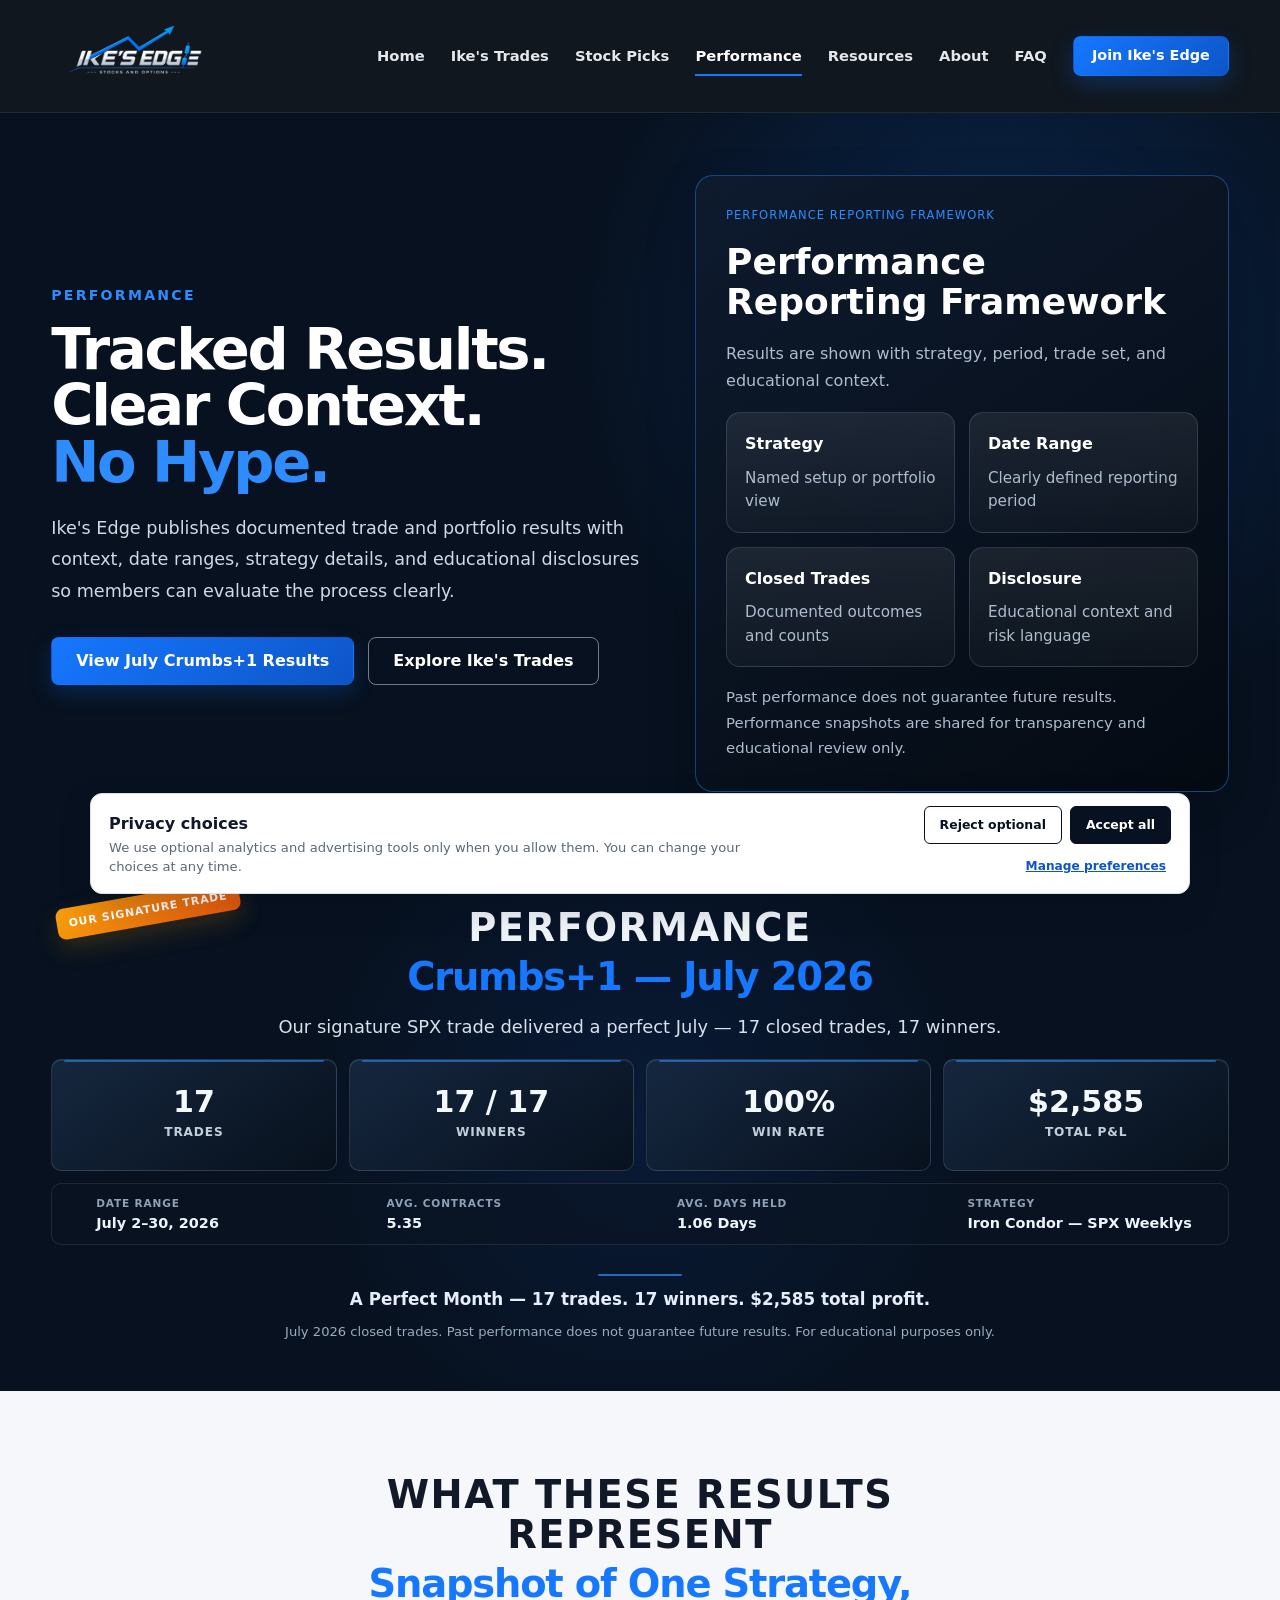
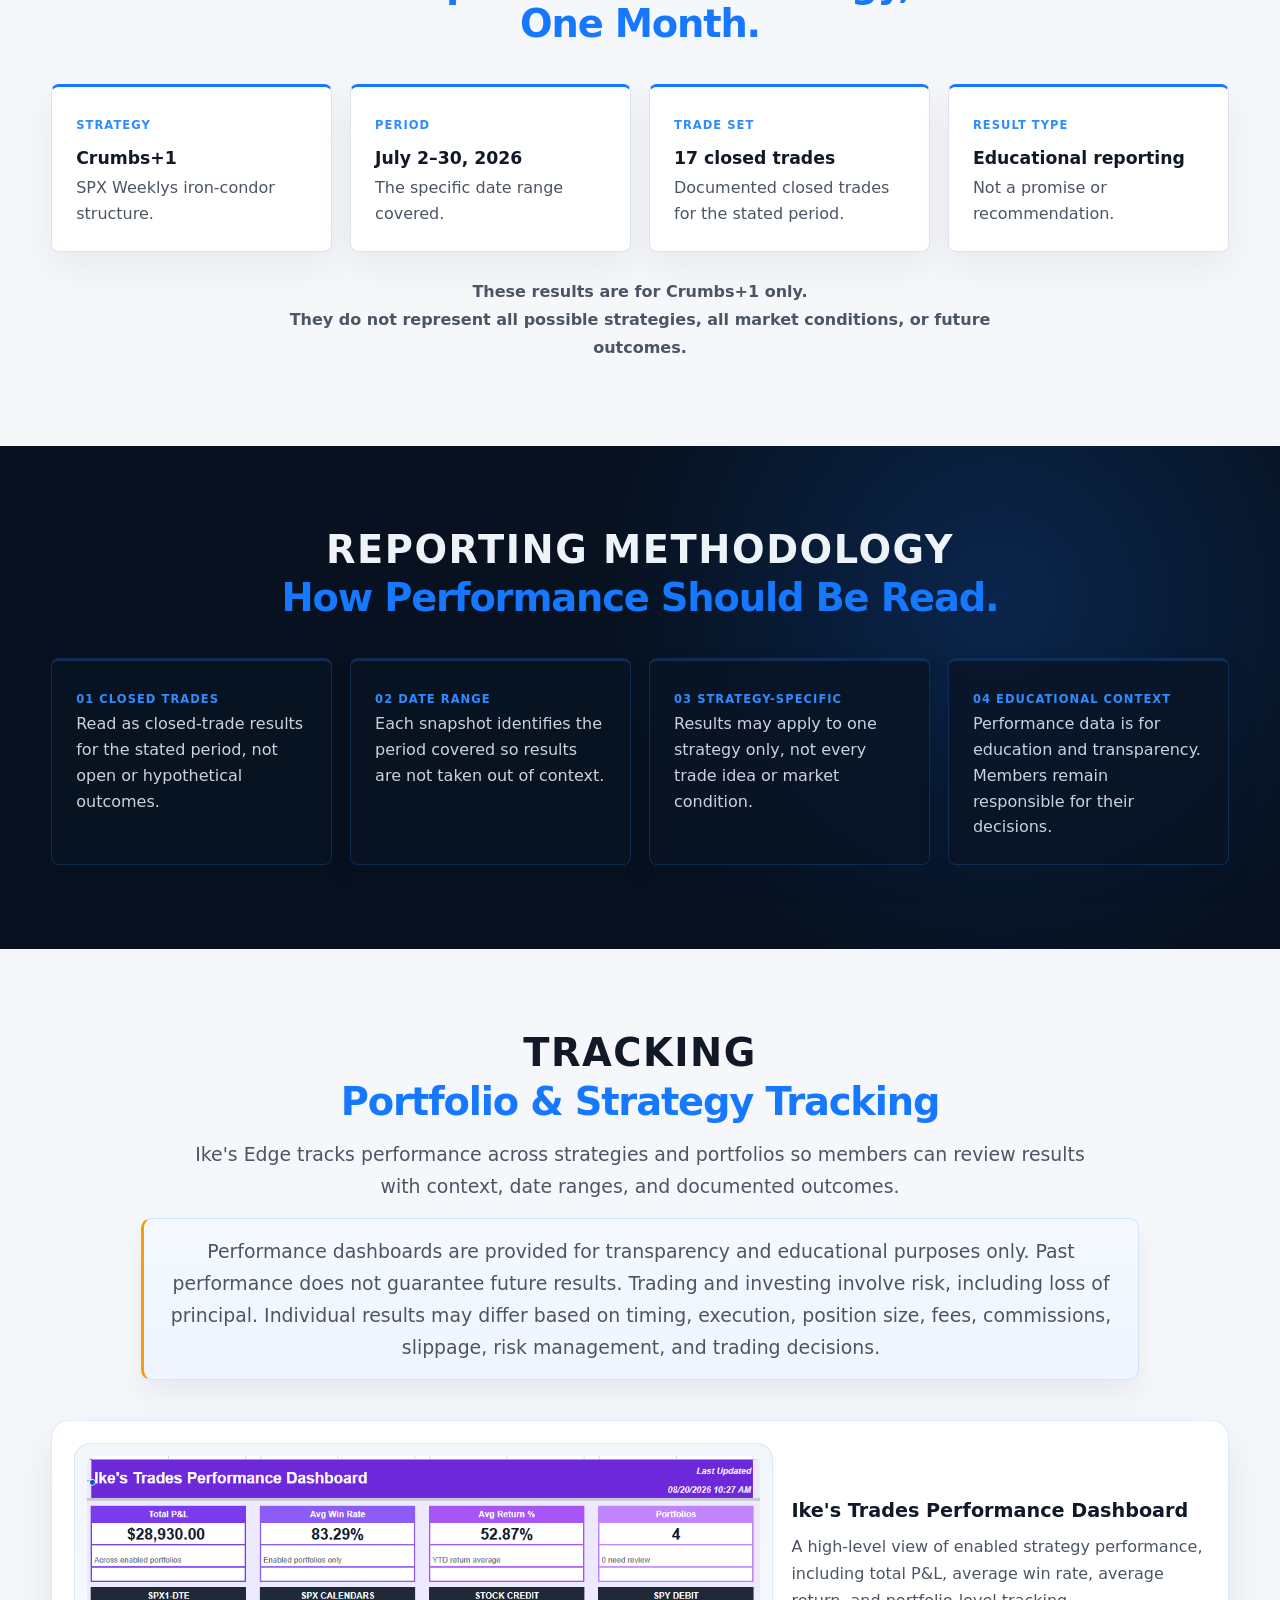
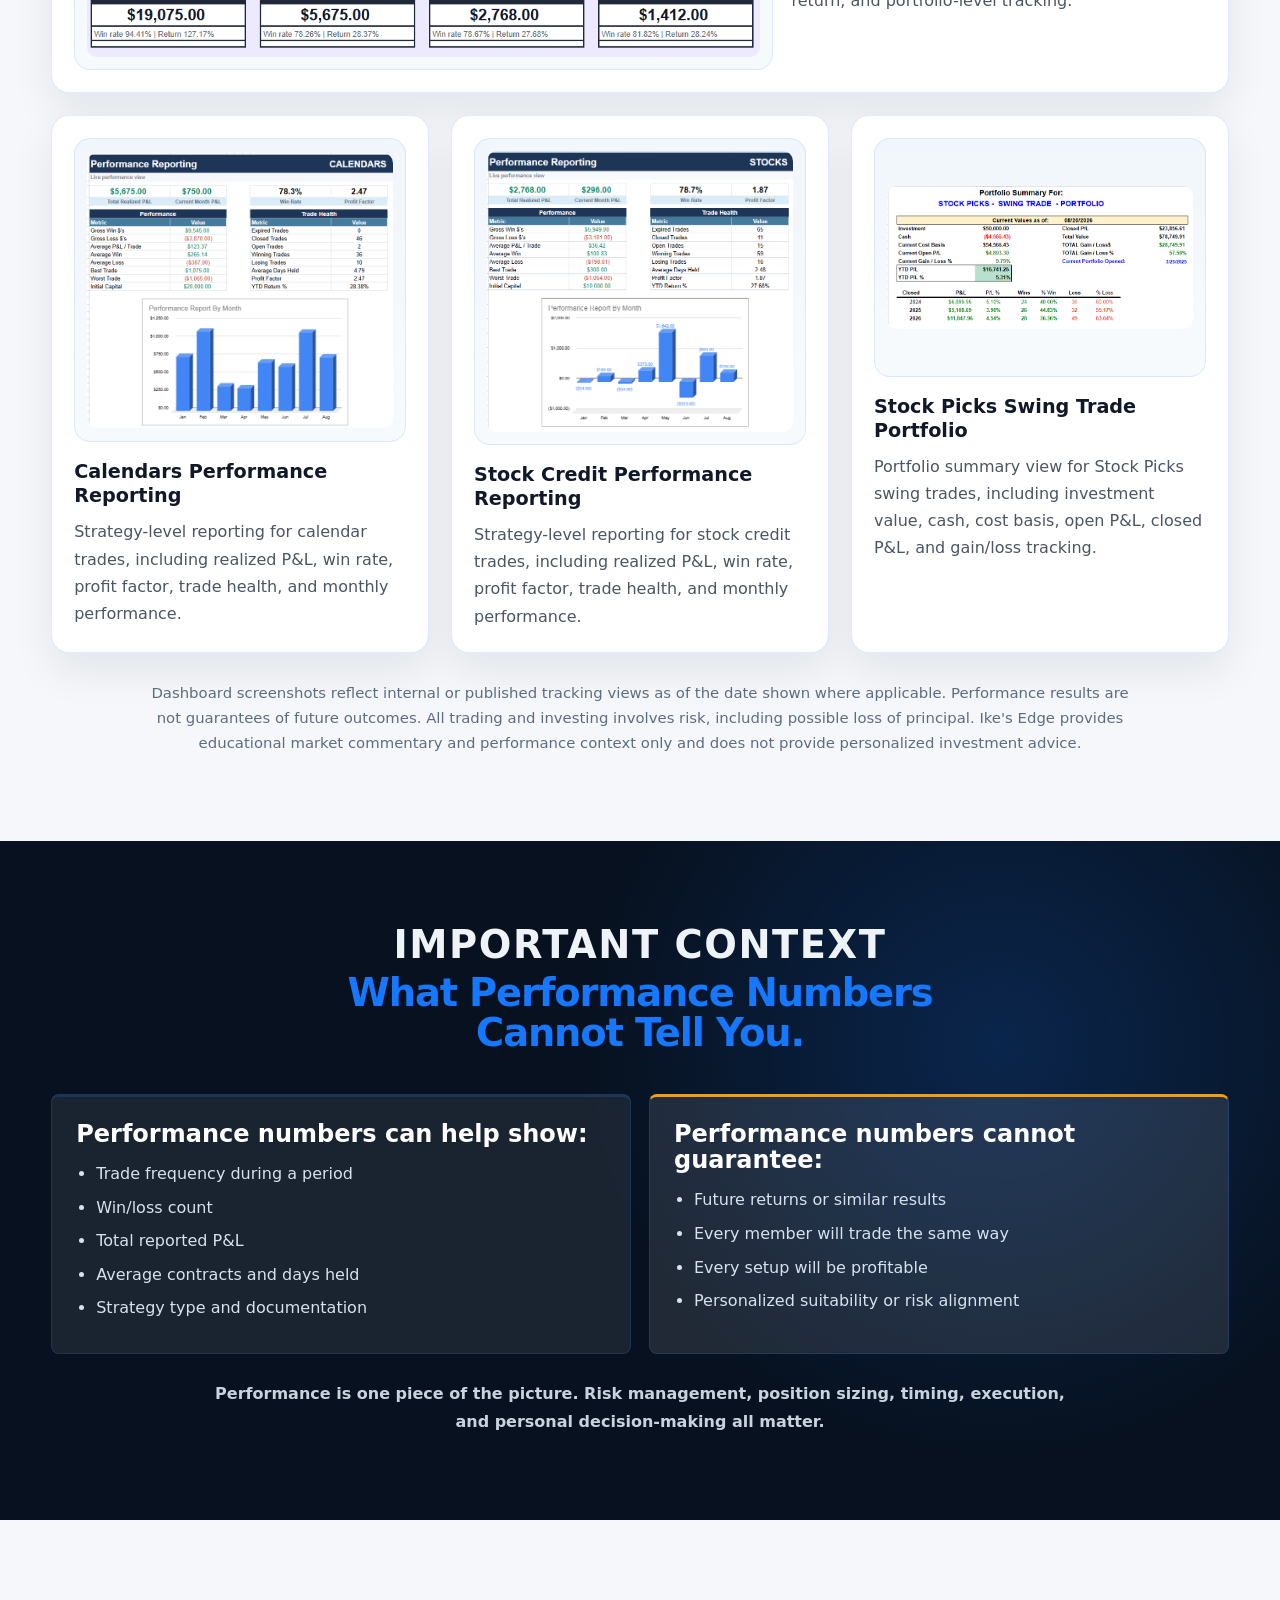
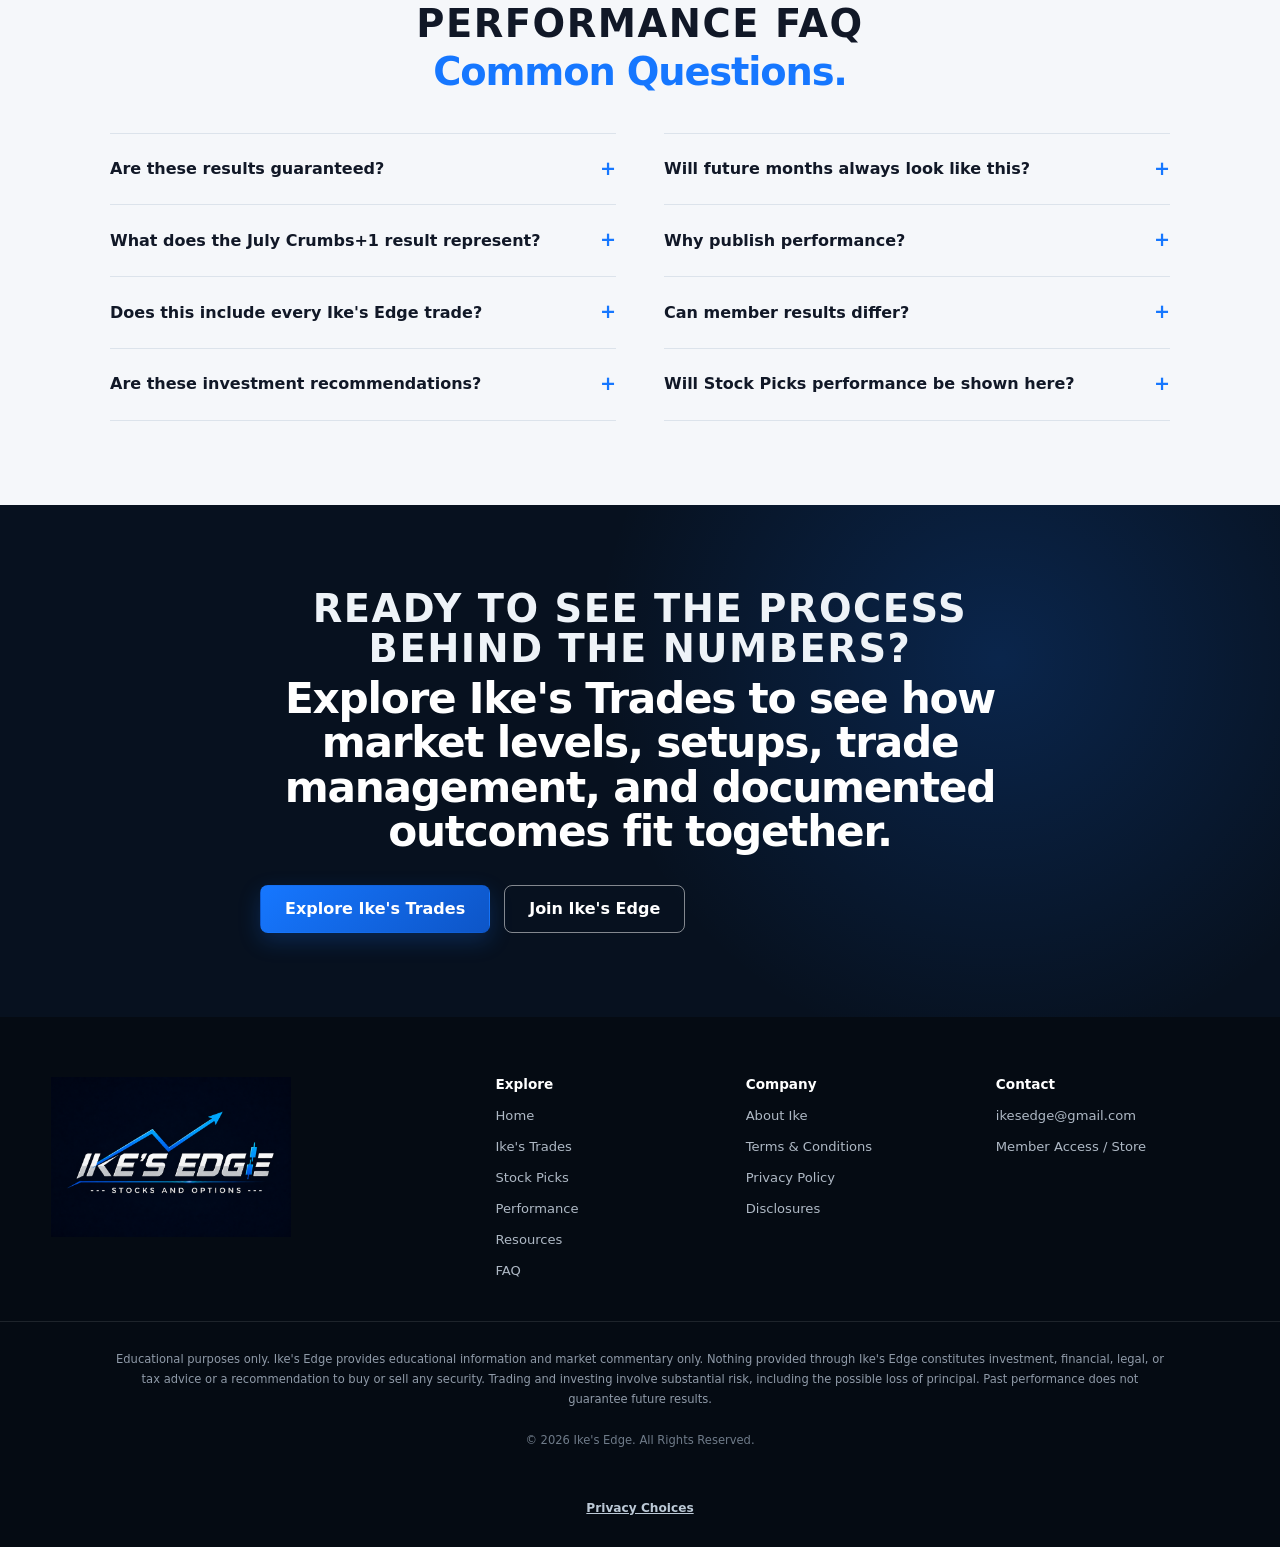
<file: performance.html>
<!DOCTYPE html>
<html lang="en"><head><script src="/analytics-config.js"></script><script src="/consent.js"></script><meta charset="UTF-8" /><meta name="viewport" content="width=device-width, initial-scale=1.0" /><title>Performance | Ike's Edge Results, Trade Tracking and Disclosures</title><meta name="description" content="View Ike's Edge educational performance reporting, including documented Crumbs+1 July 2026 results, methodology, strategy context, date ranges, and important trading disclosures." /><link rel="stylesheet" href="styles.css" /><script>!function(w,d,s,u,n,a,b){if(w[n])return;a=w[n]={q:[],t:+new Date,s:[],o:u,track:function(){a.q.push([+new Date].concat([].slice.call(arguments)))},setScope:function(){a.s=[].slice.call(arguments).filter(function(x){return typeof x==="string"});a.q.push([+new Date,"setScope"].concat(a.s))},scope:function(){var c=[].slice.call(arguments);return{track:function(){a.q.push([+new Date].concat([].slice.call(arguments)).concat([{__scope:c}]))}}}};b=d.createElement(s);b.async=1;b.src=u+"/s.js";d.getElementsByTagName(s)[0].parentNode.insertBefore(b,d.getElementsByTagName(s)[0])}(window,document,"script","https://t.whop.tw","whop");whop.setScope("biz_zZty89HEdYFQZf");whop.track("page");</script></head>
<body class="performance-page"><header class="site-header"><div class="container header-inner"><a href="index.html" class="brand"><img src="images/ikes-edge-logo-header.png" alt="Ike's Edge" class="site-logo" /></a><button class="mobile-menu-button" id="mobileMenuButton" aria-label="Open navigation" aria-expanded="false">&#9776;</button><nav class="main-nav" id="mainNav"><a href="index.html">Home</a><a href="ikes-trades.html">Ike's Trades</a><a href="stock-picks.html">Stock Picks</a><a href="performance.html" class="nav-current">Performance</a><a href="resources.html">Resources</a><a href="index.html#about">About</a><a href="index.html#faq">FAQ</a><a href="https://www.whop.com/ikesedge" class="button button-small" target="_blank" rel="noopener noreferrer">Join Ike's Edge</a></nav></div></header><main>
<section class="performance-hero"><div class="hero-background"></div><div class="container performance-hero-grid"><div class="performance-hero-copy"><span class="eyebrow">PERFORMANCE</span><h1>Tracked Results.<br />Clear Context.<br /><span>No Hype.</span></h1><p>Ike's Edge publishes documented trade and portfolio results with context, date ranges, strategy details, and educational disclosures so members can evaluate the process clearly.</p><div class="hero-buttons"><a href="#july-crumbs-performance" class="button">View July Crumbs+1 Results</a><a href="ikes-trades.html" class="button button-outline">Explore Ike's Trades</a></div></div><aside class="performance-framework-card" aria-label="Performance reporting framework"><span>PERFORMANCE REPORTING FRAMEWORK</span><h3>Performance Reporting Framework</h3><p>Results are shown with strategy, period, trade set, and educational context.</p><div class="framework-mini-grid"><article class="framework-mini-card"><strong>Strategy</strong><p>Named setup or portfolio view</p></article><article class="framework-mini-card"><strong>Date Range</strong><p>Clearly defined reporting period</p></article><article class="framework-mini-card"><strong>Closed Trades</strong><p>Documented outcomes and counts</p></article><article class="framework-mini-card"><strong>Disclosure</strong><p>Educational context and risk language</p></article></div><p class="dashboard-disclosure">Past performance does not guarantee future results. Performance snapshots are shared for transparency and educational review only.</p></aside></div></section>
<section class="section results-section" id="july-crumbs-performance"><div class="container"><div class="signature-ribbon">OUR SIGNATURE TRADE</div><div class="section-heading section-heading-pair section-heading-pair-dark performance-heading"><span class="eyebrow">PERFORMANCE</span><h2>Crumbs+1 &mdash; July 2026</h2><p>Our signature SPX trade delivered a perfect July &mdash; 17 closed trades, 17 winners.</p></div><div class="metrics-grid"><div class="metric-card"><span class="metric-value">17</span><span class="metric-label">Trades</span></div><div class="metric-card"><span class="metric-value">17 / 17</span><span class="metric-label">Winners</span></div><div class="metric-card"><span class="metric-value">100%</span><span class="metric-label">Win Rate</span></div><div class="metric-card"><span class="metric-value">$2,585</span><span class="metric-label">Total P&amp;L</span></div></div><div class="performance-detail-strip"><div class="performance-detail-item"><span class="performance-detail-label">Date Range</span><span class="performance-detail-value">July 2&ndash;30, 2026</span></div><div class="performance-detail-item"><span class="performance-detail-label">Avg. Contracts</span><span class="performance-detail-value">5.35</span></div><div class="performance-detail-item"><span class="performance-detail-label">Avg. Days Held</span><span class="performance-detail-value">1.06 Days</span></div><div class="performance-detail-item"><span class="performance-detail-label">Strategy</span><span class="performance-detail-value">Iron Condor &mdash; SPX Weeklys</span></div></div><p class="performance-statement">A Perfect Month &mdash; 17 trades. 17 winners. $2,585 total profit.</p><p class="performance-disclosure">July 2026 closed trades. Past performance does not guarantee future results. For educational purposes only.</p></div></section>
<section class="section section-light"><div class="container"><div class="section-heading section-heading-pair"><span class="eyebrow">WHAT THESE RESULTS REPRESENT</span><h2>Snapshot of One Strategy,<br />One Month.</h2></div><div class="report-grid"><article><b>STRATEGY</b><h3>Crumbs+1</h3><p>SPX Weeklys iron-condor structure.</p></article><article><b>PERIOD</b><h3>July 2&ndash;30, 2026</h3><p>The specific date range covered.</p></article><article><b>TRADE SET</b><h3>17 closed trades</h3><p>Documented closed trades for the stated period.</p></article><article><b>RESULT TYPE</b><h3>Educational reporting</h3><p>Not a promise or recommendation.</p></article></div><p class="report-note report-note-balanced">These results are for Crumbs+1 only.<br />They do not represent all possible strategies, all market conditions, or future outcomes.</p></div></section>
<section class="section methodology-section"><div class="container"><div class="section-heading section-heading-pair section-heading-pair-dark"><span class="eyebrow">REPORTING METHODOLOGY</span><h2>How Performance Should Be Read.</h2></div><div class="report-grid"><article><b>01 CLOSED TRADES</b><p>Read as closed-trade results for the stated period, not open or hypothetical outcomes.</p></article><article><b>02 DATE RANGE</b><p>Each snapshot identifies the period covered so results are not taken out of context.</p></article><article><b>03 STRATEGY-SPECIFIC</b><p>Results may apply to one strategy only, not every trade idea or market condition.</p></article><article><b>04 EDUCATIONAL CONTEXT</b><p>Performance data is for education and transparency. Members remain responsible for their decisions.</p></article></div></div></section>
<section class="section section-light tracking-dashboard-section"><div class="container"><div class="section-heading section-heading-pair"><span class="eyebrow">TRACKING</span><h2>Portfolio &amp; Strategy Tracking</h2><p class="tracking-intro">Ike's Edge tracks performance across strategies and portfolios so members can review results<br />with context, date ranges, and documented outcomes.</p><p class="dashboard-disclosure dashboard-disclosure-strong">Performance dashboards are provided for transparency and educational purposes only. Past performance does not guarantee future results. Trading and investing involve risk, including loss of principal. Individual results may differ based on timing, execution, position size, fees, commissions, slippage, risk management, and trading decisions.</p></div><div class="dashboard-preview-grid"><article class="dashboard-preview-card dashboard-preview-card-featured"><div class="dashboard-preview-image"><img src="images/performance-dashboard-summary.png" alt="Ike's Trades Performance Dashboard summary view" loading="lazy" /></div><div class="dashboard-preview-content"><h3>Ike's Trades Performance Dashboard</h3><p>A high-level view of enabled strategy performance, including total P&amp;L, average win rate, average return, and portfolio-level tracking.</p></div></article><article class="dashboard-preview-card"><div class="dashboard-preview-image"><img src="images/performance-dashboard-calendars.png" alt="Calendars Performance Reporting dashboard" loading="lazy" /></div><div class="dashboard-preview-content"><h3>Calendars Performance Reporting</h3><p>Strategy-level reporting for calendar trades, including realized P&amp;L, win rate, profit factor, trade health, and monthly performance.</p></div></article><article class="dashboard-preview-card"><div class="dashboard-preview-image"><img src="images/performance-dashboard-stocks.png" alt="Stock Credit Performance Reporting dashboard" loading="lazy" /></div><div class="dashboard-preview-content"><h3>Stock Credit Performance Reporting</h3><p>Strategy-level reporting for stock credit trades, including realized P&amp;L, win rate, profit factor, trade health, and monthly performance.</p></div></article><article class="dashboard-preview-card"><div class="dashboard-preview-image"><img src="images/performance-dashboard-swing-trades.png" alt="Stock Picks Swing Trade Portfolio dashboard" loading="lazy" /></div><div class="dashboard-preview-content"><h3>Stock Picks Swing Trade Portfolio</h3><p>Portfolio summary view for Stock Picks swing trades, including investment value, cash, cost basis, open P&amp;L, closed P&amp;L, and gain/loss tracking.</p></div></article></div><p class="dashboard-disclosure dashboard-disclosure-footnote">Dashboard screenshots reflect internal or published tracking views as of the date shown where applicable. Performance results are not guarantees of future outcomes. All trading and investing involves risk, including possible loss of principal. Ike's Edge provides educational market commentary and performance context only and does not provide personalized investment advice.</p></div></section>
<section class="section methodology-section important-context-section"><div class="container"><div class="section-heading section-heading-pair section-heading-pair-dark"><span class="eyebrow">IMPORTANT CONTEXT</span><h2>What Performance Numbers<br />Cannot Tell You.</h2></div><div class="performance-context"><article><h3>Performance numbers can help show:</h3><ul><li>Trade frequency during a period</li><li>Win/loss count</li><li>Total reported P&amp;L</li><li>Average contracts and days held</li><li>Strategy type and documentation</li></ul></article><article><h3>Performance numbers cannot guarantee:</h3><ul><li>Future returns or similar results</li><li>Every member will trade the same way</li><li>Every setup will be profitable</li><li>Personalized suitability or risk alignment</li></ul></article></div><p class="report-note report-note-context report-note-dark">Performance is one piece of the picture. Risk management, position sizing, timing, execution,<br />and personal decision-making all matter.</p></div></section>
<section class="section section-light" id="performance-faq"><div class="container faq-container"><div class="section-heading section-heading-pair"><span class="eyebrow">PERFORMANCE FAQ</span><h2>Common Questions.</h2></div><div class="faq-columns"><div class="faq-list"><div class="faq-item"><button class="faq-question">Are these results guaranteed?<span>+</span></button><div class="faq-answer"><p>No. Past performance does not guarantee future results. Trading involves risk, including possible loss of principal.</p></div></div><div class="faq-item"><button class="faq-question">What does the July Crumbs+1 result represent?<span>+</span></button><div class="faq-answer"><p>It represents documented Crumbs+1 closed-trade results for July 2&ndash;30, 2026 using the stated SPX Weeklys iron-condor strategy.</p></div></div><div class="faq-item"><button class="faq-question">Does this include every Ike's Edge trade?<span>+</span></button><div class="faq-answer"><p>No. This snapshot is specific to Crumbs+1 for the stated July 2026 period.</p></div></div><div class="faq-item"><button class="faq-question">Are these investment recommendations?<span>+</span></button><div class="faq-answer"><p>No. Ike's Edge provides educational market commentary, trade ideas, and performance context only.</p></div></div></div><div class="faq-list"><div class="faq-item"><button class="faq-question">Will future months always look like this?<span>+</span></button><div class="faq-answer"><p>No. Market conditions change, and future results may be materially different.</p></div></div><div class="faq-item"><button class="faq-question">Why publish performance?<span>+</span></button><div class="faq-answer"><p>It provides transparency around documented outcomes, strategy context, and process.</p></div></div><div class="faq-item"><button class="faq-question">Can member results differ?<span>+</span></button><div class="faq-answer"><p>Yes. Results can differ due to timing, execution, contract size, risk management, platform fills, and personal decisions.</p></div></div><div class="faq-item"><button class="faq-question">Will Stock Picks performance be shown here?<span>+</span></button><div class="faq-answer"><p>Stock Picks reporting can be added when tracking is finalized and approved for publication.</p></div></div></div></div></div></section>
<section class="section performance-final-cta"><div class="container section-heading section-heading-pair section-heading-pair-dark"><span class="eyebrow">READY TO SEE THE PROCESS BEHIND THE NUMBERS?</span><h2>Explore Ike's Trades to see how market levels, setups, trade management, and documented outcomes fit together.</h2><div class="hero-buttons"><a href="ikes-trades.html" class="button">Explore Ike's Trades</a><a href="https://www.whop.com/ikesedge" class="button button-outline-light" target="_blank" rel="noopener noreferrer">Join Ike's Edge</a></div></div></section></main>
<footer class="site-footer"><div class="container footer-grid"><div class="footer-brand"><a href="index.html"><img src="images/ikes-edge-logo.png" alt="Ike's Edge" class="site-logo site-logo-footer" /></a></div><div class="footer-links"><h4>Explore</h4><a href="index.html">Home</a><a href="ikes-trades.html">Ike's Trades</a><a href="stock-picks.html">Stock Picks</a><a href="performance.html">Performance</a><a href="resources.html">Resources</a><a href="#performance-faq">FAQ</a></div><div class="footer-links"><h4>Company</h4><a href="index.html#about">About Ike</a><a href="terms.html">Terms &amp; Conditions</a><a href="privacy.html">Privacy Policy</a><a href="disclosures.html">Disclosures</a></div><div class="footer-links"><h4>Contact</h4><a href="mailto:ikesedge@gmail.com">ikesedge@gmail.com</a><a href="https://www.whop.com/ikesedge" target="_blank" rel="noopener noreferrer">Member Access / Store</a></div></div><div class="container footer-disclaimer"><p>Educational purposes only. Ike's Edge provides educational information and market commentary only. Nothing provided through Ike's Edge constitutes investment, financial, legal, or tax advice or a recommendation to buy or sell any security. Trading and investing involve substantial risk, including the possible loss of principal. Past performance does not guarantee future results.</p></div><div class="container footer-bottom"><span>&copy; 2026 Ike's Edge. All Rights Reserved.</span></div></footer><script src="script.js"></script></body></html>
</file>
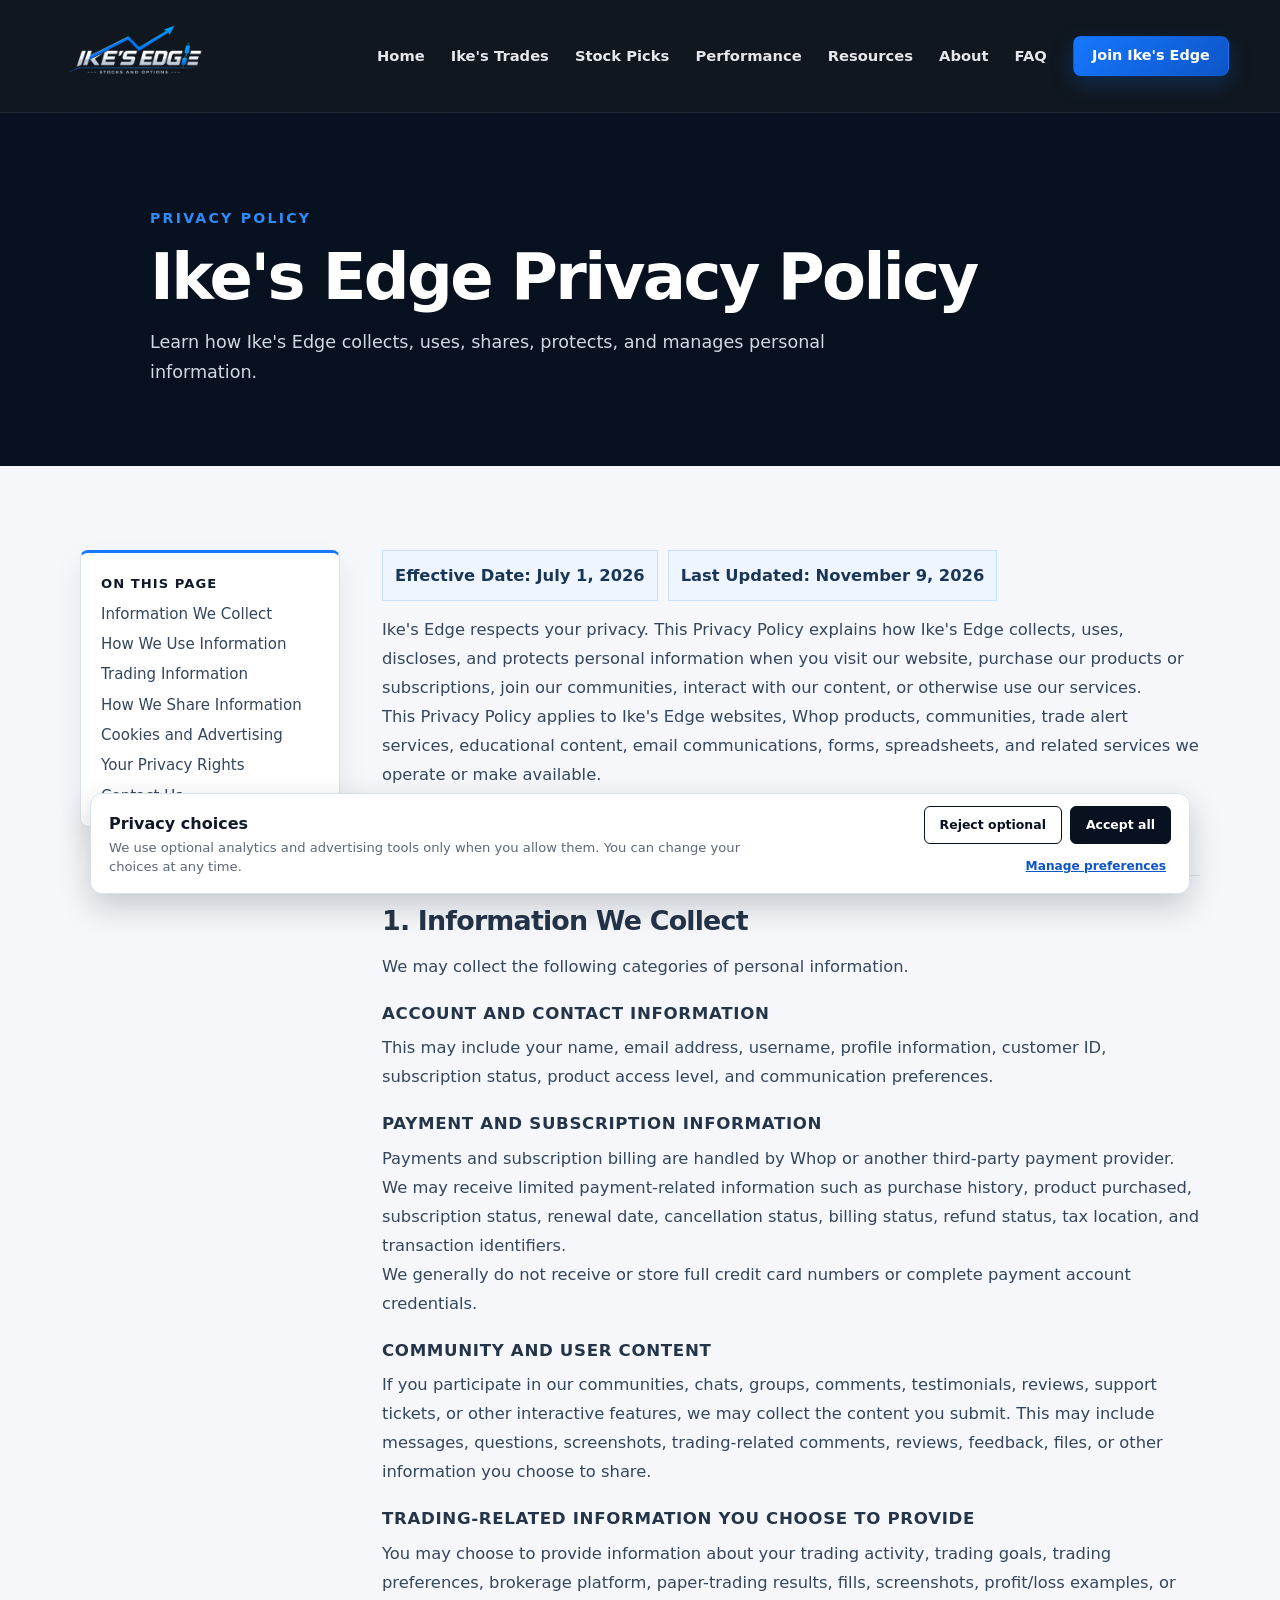
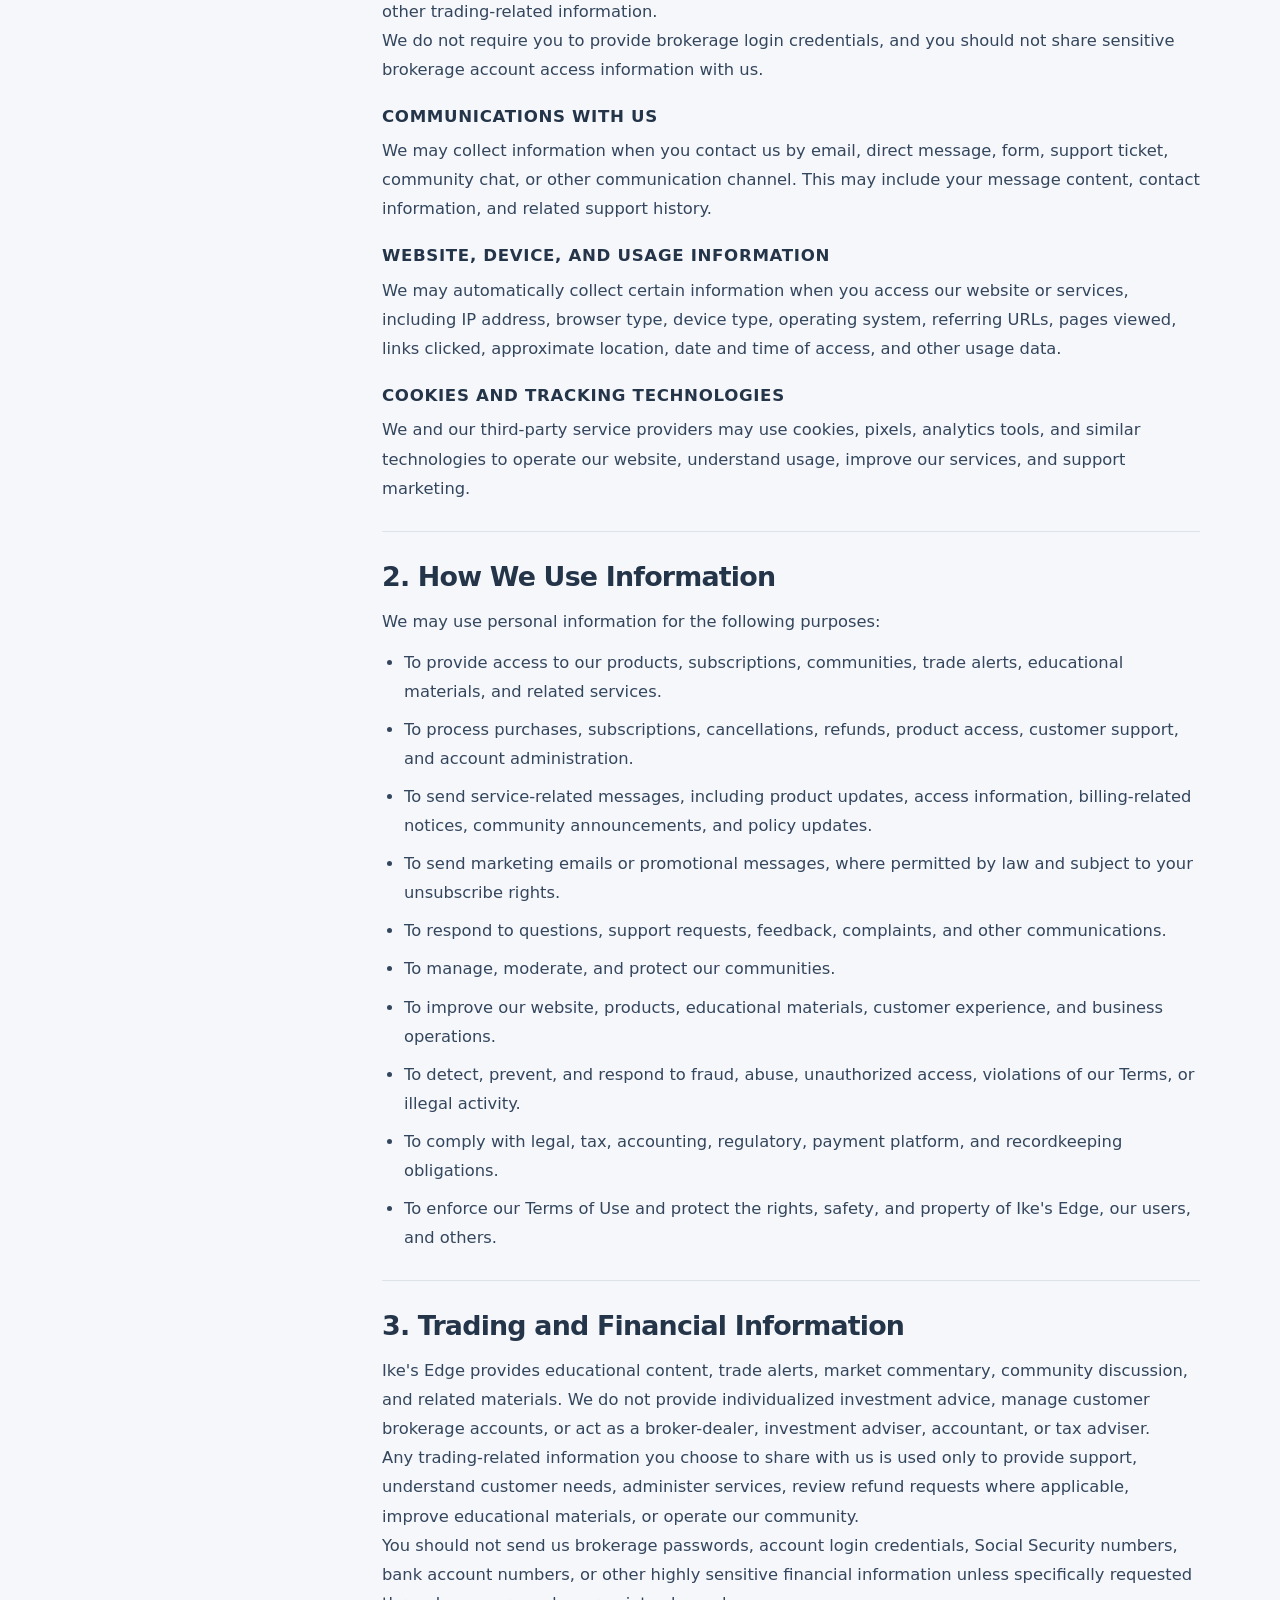
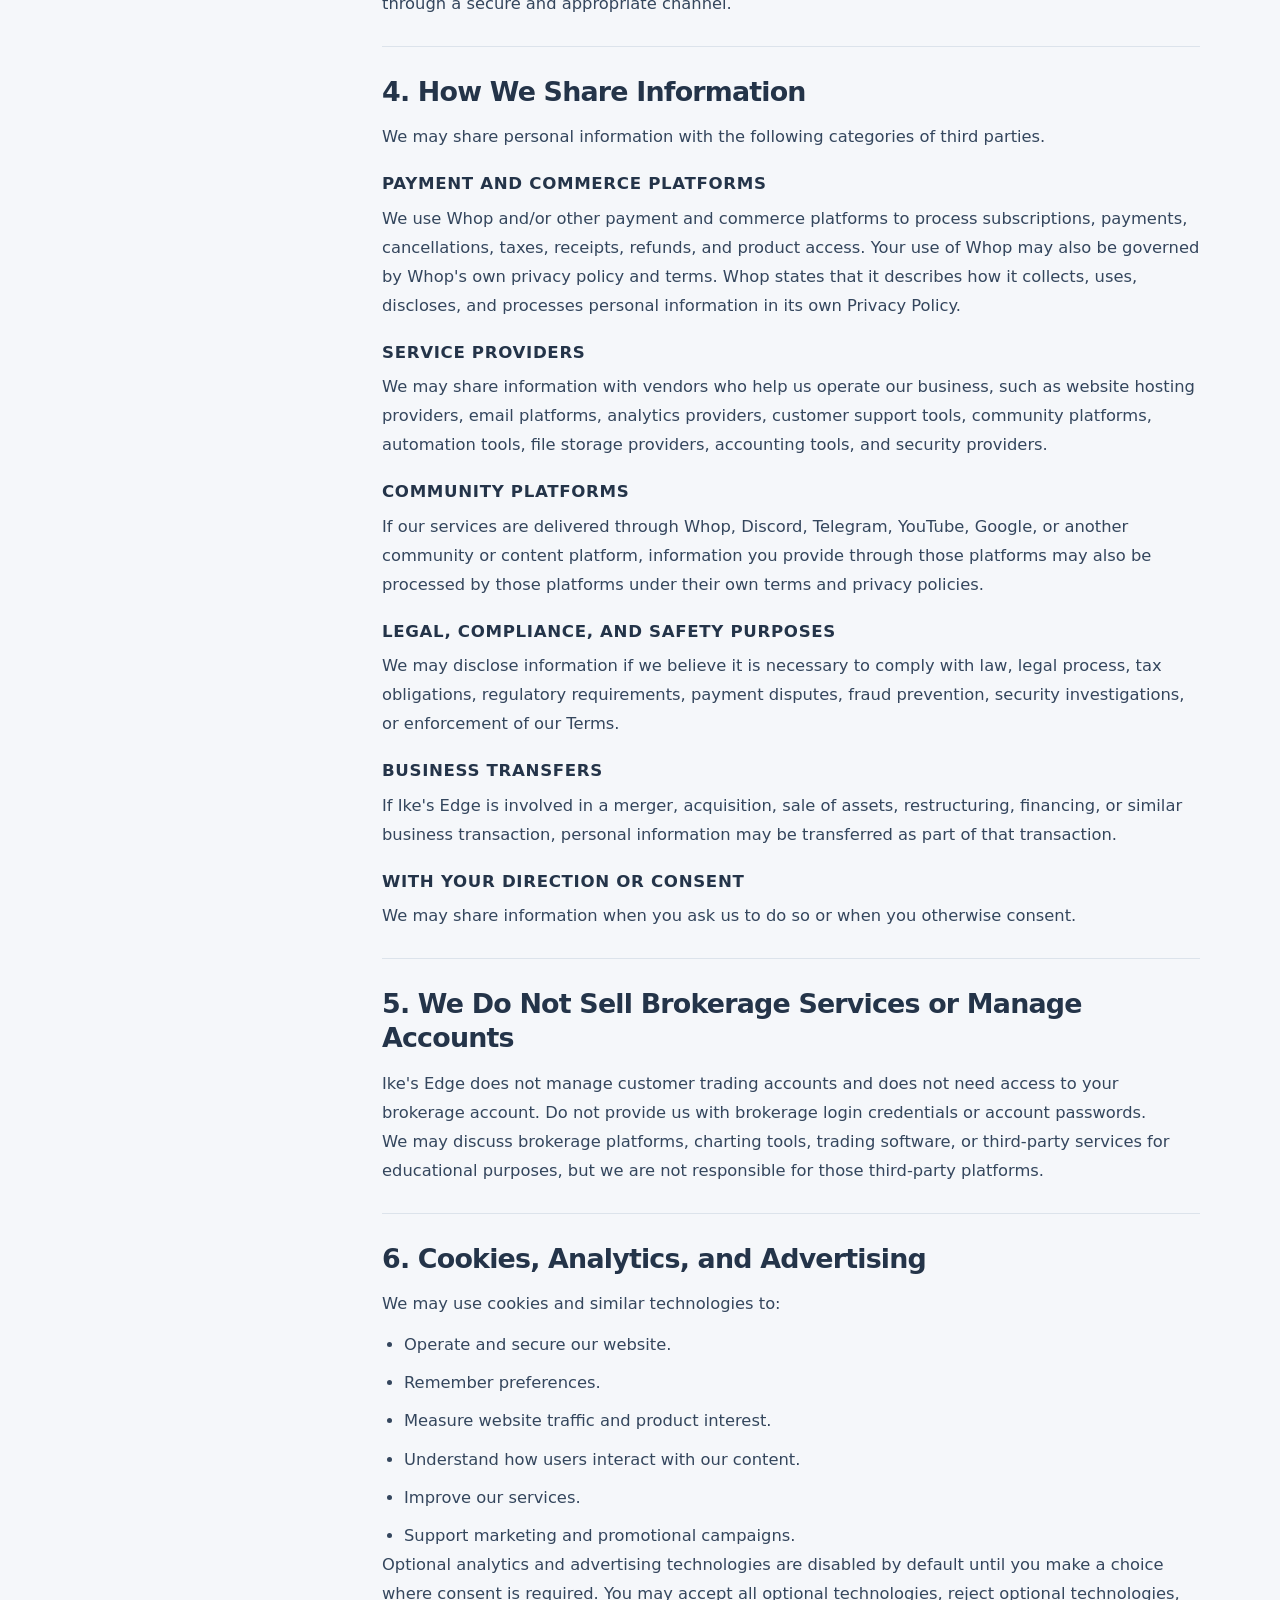
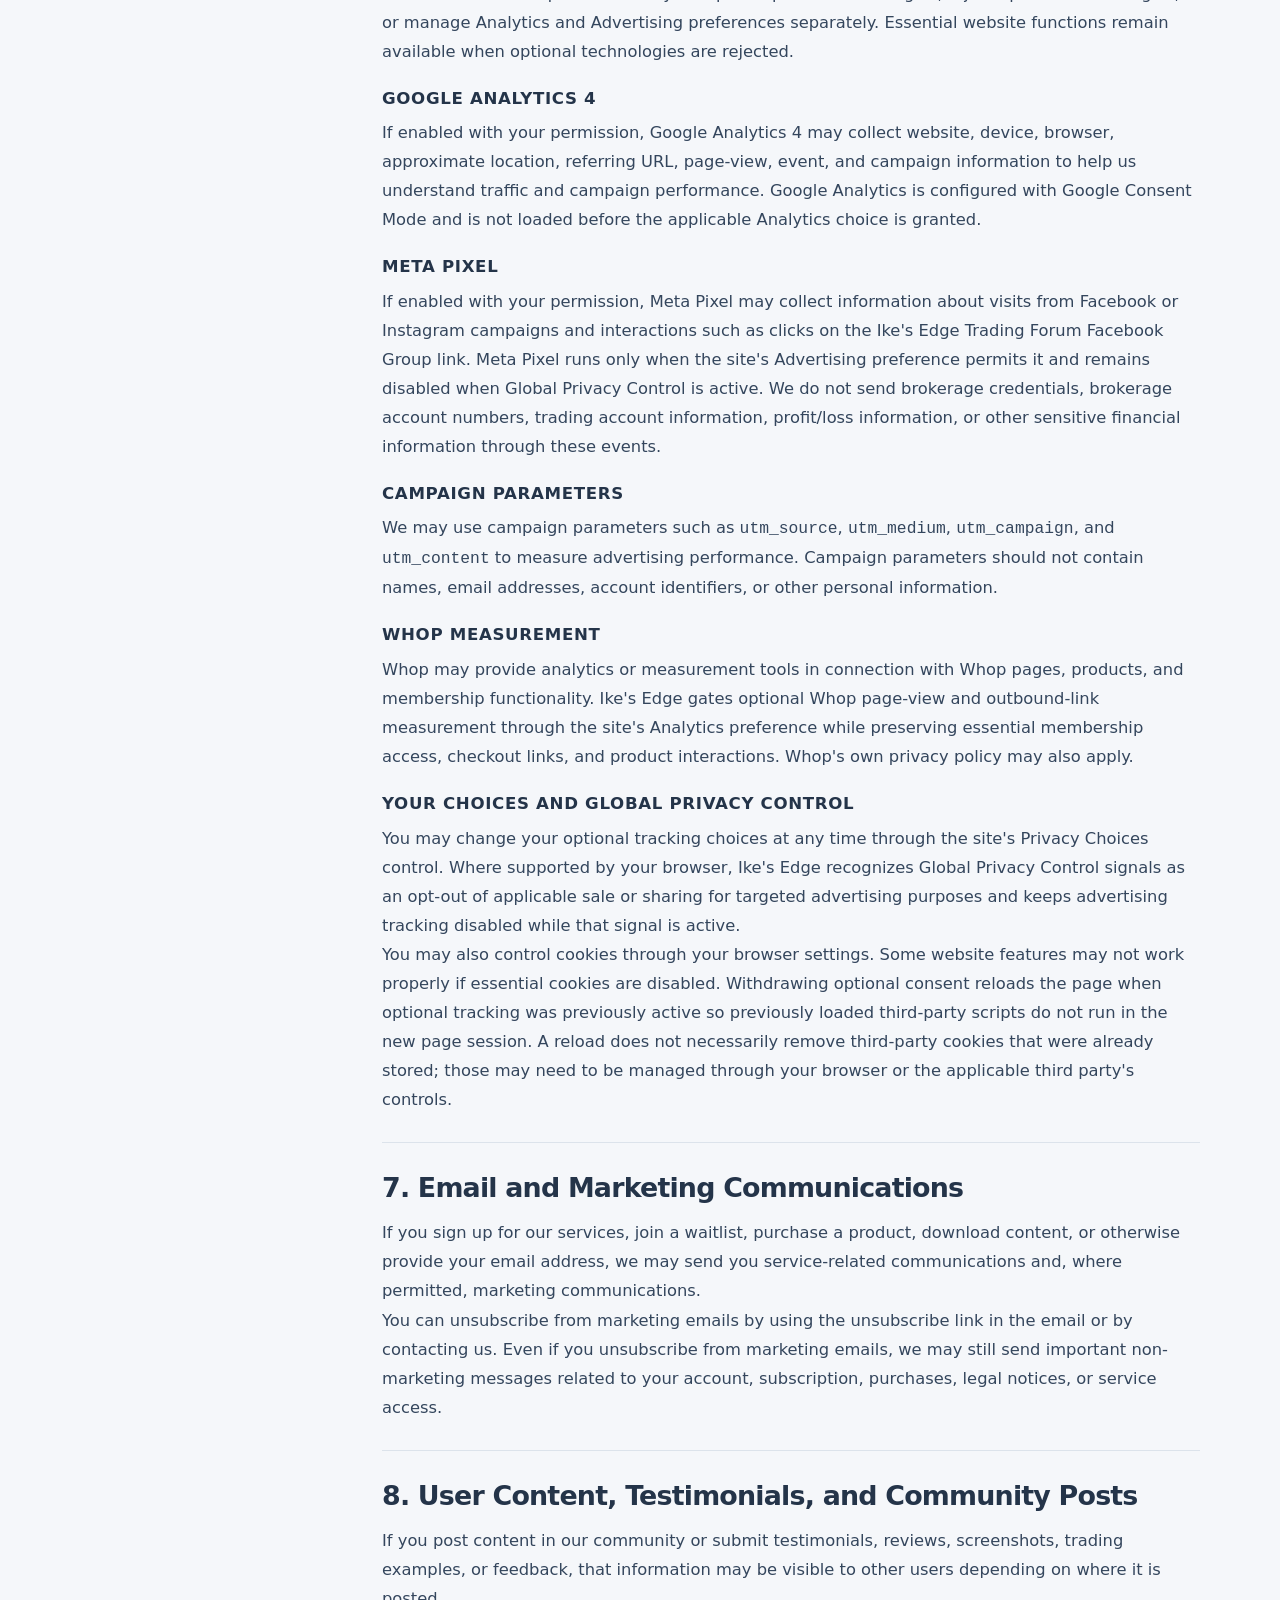
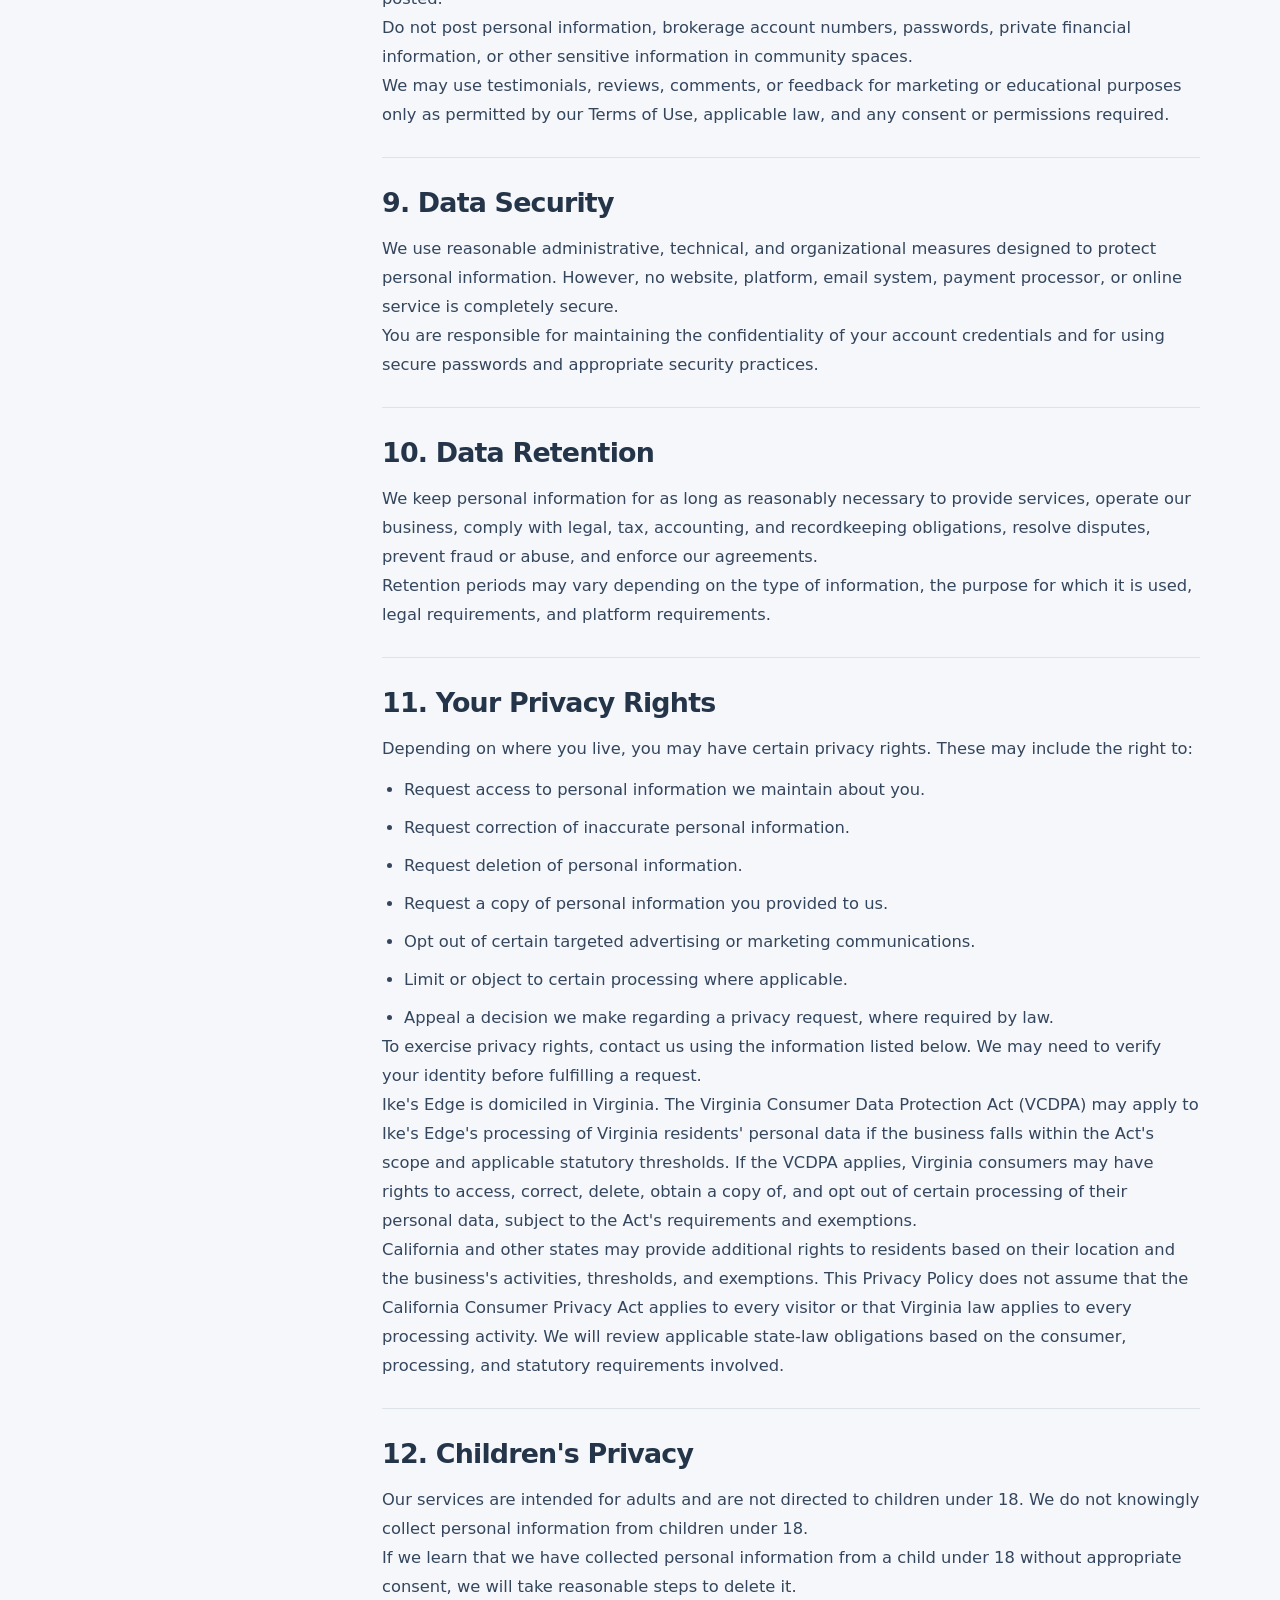
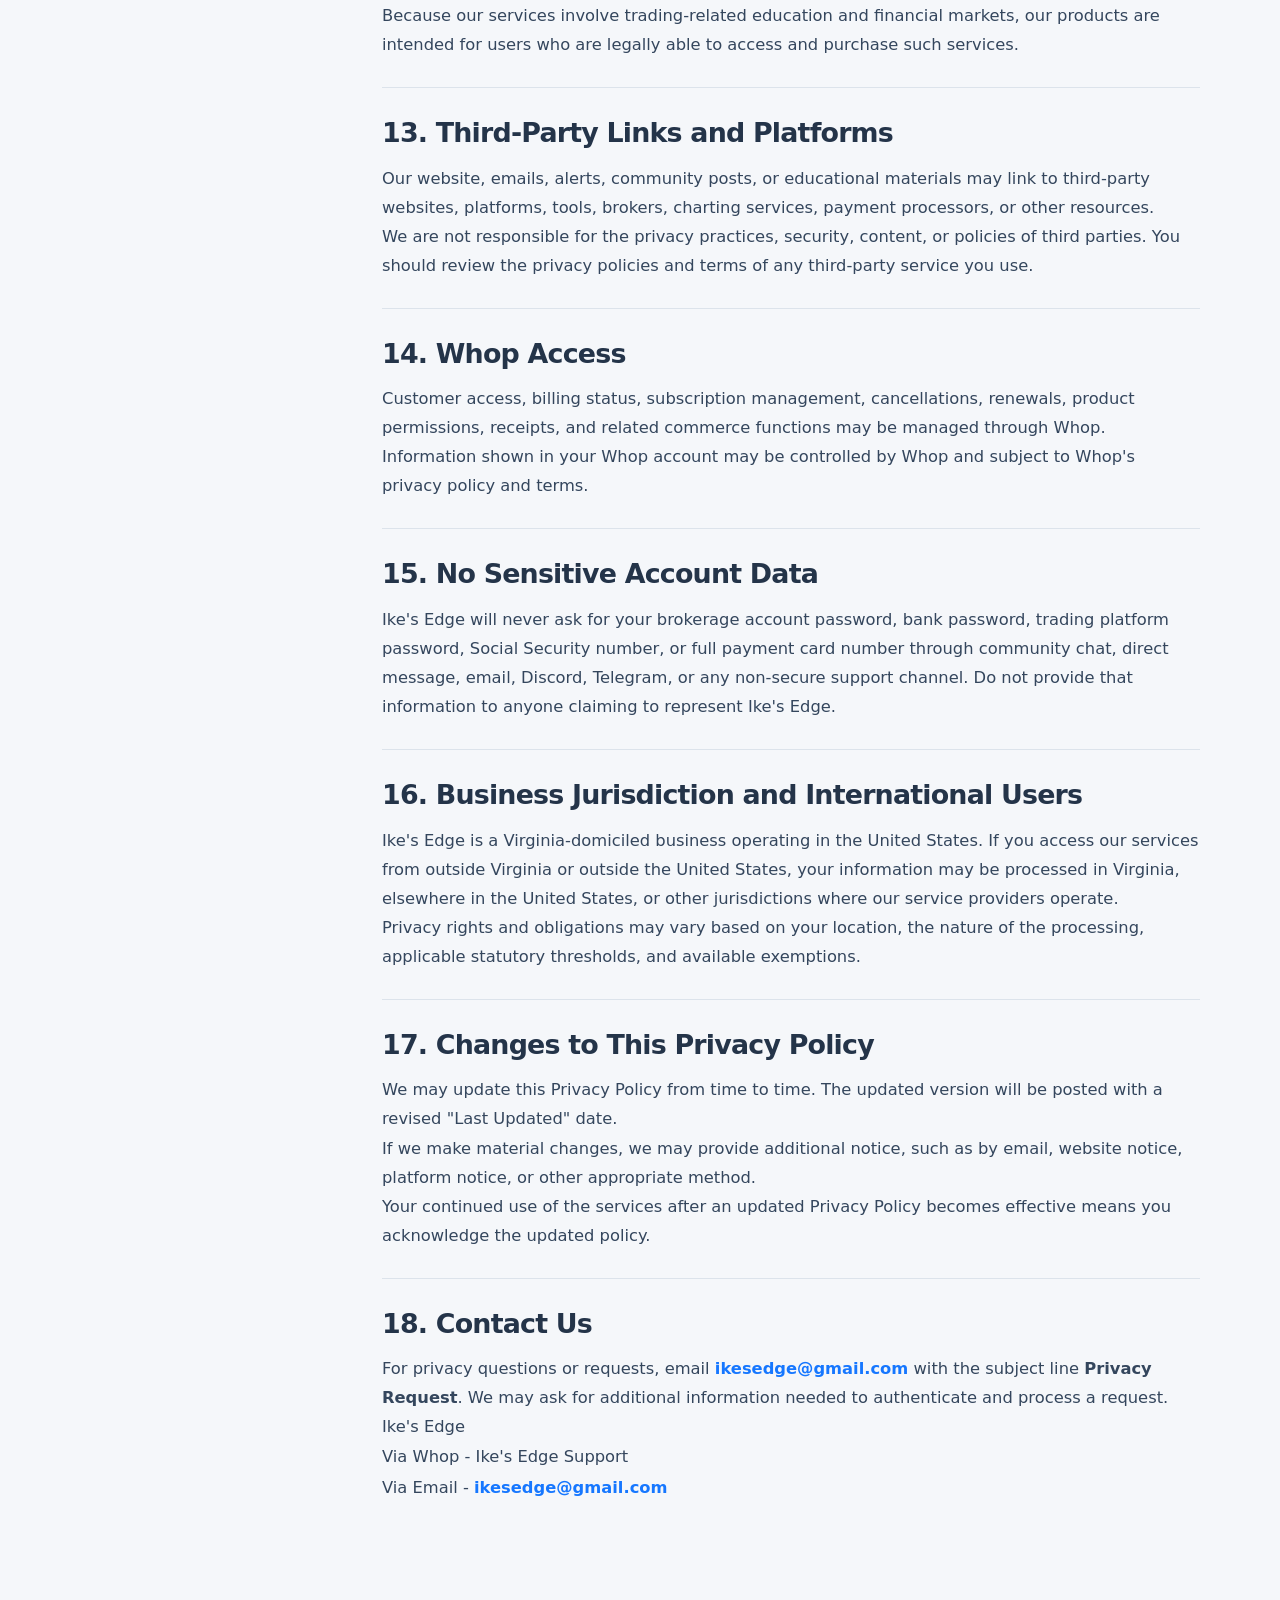
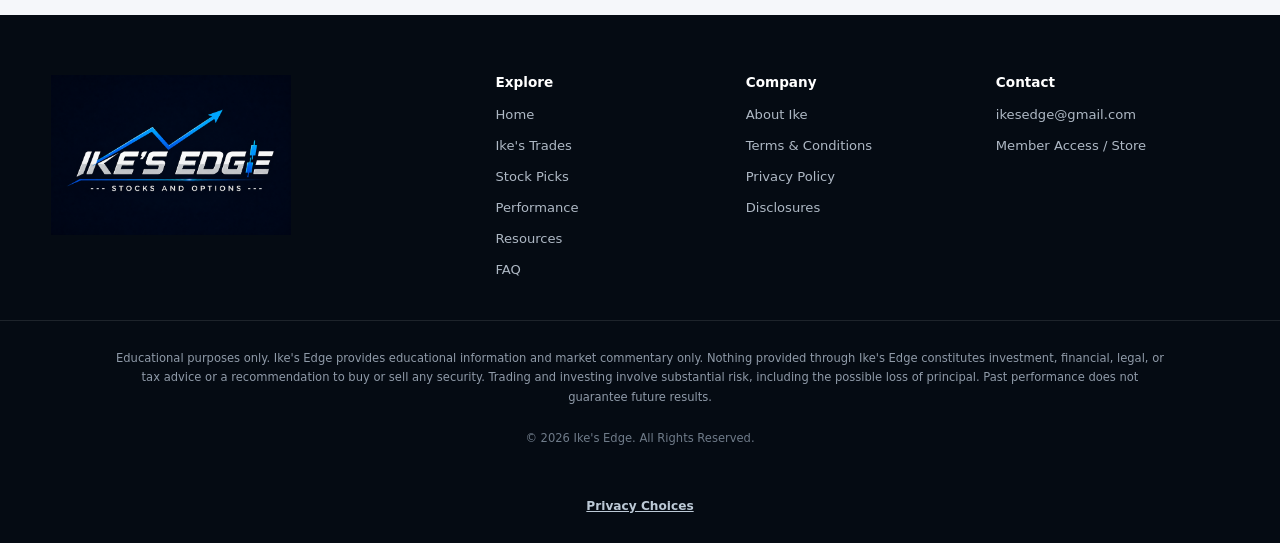
<file: privacy.html>
<!DOCTYPE html>
<html lang="en">
<head>
  <script src="/analytics-config.js"></script>
  <script src="/consent.js"></script>
  <meta charset="UTF-8" />
  <meta name="viewport" content="width=device-width, initial-scale=1.0" />
  <title>Privacy Policy | Ike's Edge</title>
  <meta name="description" content="Read the Ike's Edge Privacy Policy, including how personal information may be collected, used, shared, protected, retained, and managed." />
  <link rel="stylesheet" href="styles.css" />
  <script>
    !function(w,d,s,u,n,a,b){if(w[n])return;a=w[n]={q:[],t:+new Date,s:[],o:u,track:function(){a.q.push([+new Date].concat([].slice.call(arguments)))},setScope:function(){a.s=[].slice.call(arguments).filter(function(x){return typeof x==="string"});a.q.push([+new Date,"setScope"].concat(a.s))},scope:function(){var c=[].slice.call(arguments);return{track:function(){a.q.push([+new Date].concat([].slice.call(arguments)).concat([{__scope:c}]))}}}};b=d.createElement(s);b.async=1;b.src=u+"/s.js";d.getElementsByTagName(s)[0].parentNode.insertBefore(b,d.getElementsByTagName(s)[0])}(window,document,"script","https://t.whop.tw","whop");
    whop.setScope("biz_zZty89HEdYFQZf");
    whop.track("page");
  </script>
  <link rel="icon" type="image/png" href="/images/ikes-edge-logo.png" />
</head>
<body class="legal-page">
  <header class="site-header">
    <div class="container header-inner">
      <a href="index.html" class="brand"><img src="images/ikes-edge-logo-header.png" alt="Ike's Edge" class="site-logo" /></a>
      <button class="mobile-menu-button" id="mobileMenuButton" aria-label="Open navigation" aria-expanded="false">&#9776;</button>
      <nav class="main-nav" id="mainNav"><a href="index.html">Home</a><a href="ikes-trades.html">Ike's Trades</a><a href="stock-picks.html">Stock Picks</a><a href="performance.html">Performance</a><a href="resources.html">Resources</a><a href="index.html#about">About</a><a href="index.html#faq">FAQ</a><a href="https://www.whop.com/ikesedge" class="button button-small" target="_blank" rel="noopener noreferrer">Join Ike's Edge</a></nav>
    </div>
  </header>

  <main>
    <section class="legal-hero">
      <div class="hero-background"></div>
      <div class="container legal-hero-inner">
        <span class="eyebrow">PRIVACY POLICY</span>
        <h1>Ike's Edge Privacy Policy</h1>
        <p>Learn how Ike's Edge collects, uses, shares, protects, and manages personal information.</p>
      </div>
    </section>

    <section class="section section-light">
      <div class="container legal-layout">
        <aside class="legal-toc" aria-label="Privacy Policy sections">
          <strong>On This Page</strong>
          <a href="#information-we-collect">Information We Collect</a>
          <a href="#how-we-use-information">How We Use Information</a>
          <a href="#trading-financial-information">Trading Information</a>
          <a href="#how-we-share-information">How We Share Information</a>
          <a href="#cookies">Cookies and Advertising</a>
          <a href="#privacy-rights">Your Privacy Rights</a>
          <a href="#contact-us">Contact Us</a>
        </aside>

        <article class="legal-content">
            <div class="legal-updated">
            <span>Effective Date: July 1, 2026</span>
            <span>Last Updated: November 9, 2026</span>
          </div>
          <section class="legal-section">
            <p>Ike's Edge respects your privacy. This Privacy Policy explains how Ike's Edge collects, uses, discloses, and protects personal information when you visit our website, purchase our products or subscriptions, join our communities, interact with our content, or otherwise use our services.</p>
            <p>This Privacy Policy applies to Ike's Edge websites, Whop products, communities, trade alert services, educational content, email communications, forms, spreadsheets, and related services we operate or make available.</p>
            <p>This Privacy Policy does not apply to third-party websites, platforms, payment processors, brokers, charting platforms, or services that we do not own or control.</p>
          </section>

          <section class="legal-section" id="information-we-collect">
            <h2>1. Information We Collect</h2>
            <p>We may collect the following categories of personal information.</p>
            <h3>Account and Contact Information</h3>
            <p>This may include your name, email address, username, profile information, customer ID, subscription status, product access level, and communication preferences.</p>
            <h3>Payment and Subscription Information</h3>
            <p>Payments and subscription billing are handled by Whop or another third-party payment provider. We may receive limited payment-related information such as purchase history, product purchased, subscription status, renewal date, cancellation status, billing status, refund status, tax location, and transaction identifiers.</p>
            <p>We generally do not receive or store full credit card numbers or complete payment account credentials.</p>
            <h3>Community and User Content</h3>
            <p>If you participate in our communities, chats, groups, comments, testimonials, reviews, support tickets, or other interactive features, we may collect the content you submit. This may include messages, questions, screenshots, trading-related comments, reviews, feedback, files, or other information you choose to share.</p>
            <h3>Trading-Related Information You Choose to Provide</h3>
            <p>You may choose to provide information about your trading activity, trading goals, trading preferences, brokerage platform, paper-trading results, fills, screenshots, profit/loss examples, or other trading-related information.</p>
            <p>We do not require you to provide brokerage login credentials, and you should not share sensitive brokerage account access information with us.</p>
            <h3>Communications With Us</h3>
            <p>We may collect information when you contact us by email, direct message, form, support ticket, community chat, or other communication channel. This may include your message content, contact information, and related support history.</p>
            <h3>Website, Device, and Usage Information</h3>
            <p>We may automatically collect certain information when you access our website or services, including IP address, browser type, device type, operating system, referring URLs, pages viewed, links clicked, approximate location, date and time of access, and other usage data.</p>
            <h3>Cookies and Tracking Technologies</h3>
            <p>We and our third-party service providers may use cookies, pixels, analytics tools, and similar technologies to operate our website, understand usage, improve our services, and support marketing.</p>
          </section>

          <section class="legal-section" id="how-we-use-information">
            <h2>2. How We Use Information</h2>
            <p>We may use personal information for the following purposes:</p>
            <ul>
              <li>To provide access to our products, subscriptions, communities, trade alerts, educational materials, and related services.</li>
              <li>To process purchases, subscriptions, cancellations, refunds, product access, customer support, and account administration.</li>
              <li>To send service-related messages, including product updates, access information, billing-related notices, community announcements, and policy updates.</li>
              <li>To send marketing emails or promotional messages, where permitted by law and subject to your unsubscribe rights.</li>
              <li>To respond to questions, support requests, feedback, complaints, and other communications.</li>
              <li>To manage, moderate, and protect our communities.</li>
              <li>To improve our website, products, educational materials, customer experience, and business operations.</li>
              <li>To detect, prevent, and respond to fraud, abuse, unauthorized access, violations of our Terms, or illegal activity.</li>
              <li>To comply with legal, tax, accounting, regulatory, payment platform, and recordkeeping obligations.</li>
              <li>To enforce our Terms of Use and protect the rights, safety, and property of Ike's Edge, our users, and others.</li>
            </ul>
          </section>

          <section class="legal-section" id="trading-financial-information">
            <h2>3. Trading and Financial Information</h2>
            <p>Ike's Edge provides educational content, trade alerts, market commentary, community discussion, and related materials. We do not provide individualized investment advice, manage customer brokerage accounts, or act as a broker-dealer, investment adviser, accountant, or tax adviser.</p>
            <p>Any trading-related information you choose to share with us is used only to provide support, understand customer needs, administer services, review refund requests where applicable, improve educational materials, or operate our community.</p>
            <p>You should not send us brokerage passwords, account login credentials, Social Security numbers, bank account numbers, or other highly sensitive financial information unless specifically requested through a secure and appropriate channel.</p>
          </section>

          <section class="legal-section" id="how-we-share-information">
            <h2>4. How We Share Information</h2>
            <p>We may share personal information with the following categories of third parties.</p>
            <h3>Payment and Commerce Platforms</h3>
            <p>We use Whop and/or other payment and commerce platforms to process subscriptions, payments, cancellations, taxes, receipts, refunds, and product access. Your use of Whop may also be governed by Whop's own privacy policy and terms. Whop states that it describes how it collects, uses, discloses, and processes personal information in its own Privacy Policy.</p>
            <h3>Service Providers</h3>
            <p>We may share information with vendors who help us operate our business, such as website hosting providers, email platforms, analytics providers, customer support tools, community platforms, automation tools, file storage providers, accounting tools, and security providers.</p>
            <h3>Community Platforms</h3>
            <p>If our services are delivered through Whop, Discord, Telegram, YouTube, Google, or another community or content platform, information you provide through those platforms may also be processed by those platforms under their own terms and privacy policies.</p>
            <h3>Legal, Compliance, and Safety Purposes</h3>
            <p>We may disclose information if we believe it is necessary to comply with law, legal process, tax obligations, regulatory requirements, payment disputes, fraud prevention, security investigations, or enforcement of our Terms.</p>
            <h3>Business Transfers</h3>
            <p>If Ike's Edge is involved in a merger, acquisition, sale of assets, restructuring, financing, or similar business transaction, personal information may be transferred as part of that transaction.</p>
            <h3>With Your Direction or Consent</h3>
            <p>We may share information when you ask us to do so or when you otherwise consent.</p>
          </section>

          <section class="legal-section">
            <h2>5. We Do Not Sell Brokerage Services or Manage Accounts</h2>
            <p>Ike's Edge does not manage customer trading accounts and does not need access to your brokerage account. Do not provide us with brokerage login credentials or account passwords.</p>
            <p>We may discuss brokerage platforms, charting tools, trading software, or third-party services for educational purposes, but we are not responsible for those third-party platforms.</p>
          </section>

          <section class="legal-section" id="cookies">
            <h2>6. Cookies, Analytics, and Advertising</h2>
            <p>We may use cookies and similar technologies to:</p>
            <ul>
              <li>Operate and secure our website.</li>
              <li>Remember preferences.</li>
              <li>Measure website traffic and product interest.</li>
              <li>Understand how users interact with our content.</li>
              <li>Improve our services.</li>
              <li>Support marketing and promotional campaigns.</li>
            </ul>
            <p>Optional analytics and advertising technologies are disabled by default until you make a choice where consent is required. You may accept all optional technologies, reject optional technologies, or manage Analytics and Advertising preferences separately. Essential website functions remain available when optional technologies are rejected.</p>
            <h3>Google Analytics 4</h3>
            <p>If enabled with your permission, Google Analytics 4 may collect website, device, browser, approximate location, referring URL, page-view, event, and campaign information to help us understand traffic and campaign performance. Google Analytics is configured with Google Consent Mode and is not loaded before the applicable Analytics choice is granted.</p>
            <h3>Meta Pixel</h3>
            <p>If enabled with your permission, Meta Pixel may collect information about visits from Facebook or Instagram campaigns and interactions such as clicks on the Ike's Edge Trading Forum Facebook Group link. Meta Pixel runs only when the site's Advertising preference permits it and remains disabled when Global Privacy Control is active. We do not send brokerage credentials, brokerage account numbers, trading account information, profit/loss information, or other sensitive financial information through these events.</p>
            <h3>Campaign Parameters</h3>
            <p>We may use campaign parameters such as <code>utm_source</code>, <code>utm_medium</code>, <code>utm_campaign</code>, and <code>utm_content</code> to measure advertising performance. Campaign parameters should not contain names, email addresses, account identifiers, or other personal information.</p>
            <h3>Whop Measurement</h3>
            <p>Whop may provide analytics or measurement tools in connection with Whop pages, products, and membership functionality. Ike's Edge gates optional Whop page-view and outbound-link measurement through the site's Analytics preference while preserving essential membership access, checkout links, and product interactions. Whop's own privacy policy may also apply.</p>
            <h3>Your Choices and Global Privacy Control</h3>
            <p>You may change your optional tracking choices at any time through the site's Privacy Choices control. Where supported by your browser, Ike's Edge recognizes Global Privacy Control signals as an opt-out of applicable sale or sharing for targeted advertising purposes and keeps advertising tracking disabled while that signal is active.</p>
            <p>You may also control cookies through your browser settings. Some website features may not work properly if essential cookies are disabled. Withdrawing optional consent reloads the page when optional tracking was previously active so previously loaded third-party scripts do not run in the new page session. A reload does not necessarily remove third-party cookies that were already stored; those may need to be managed through your browser or the applicable third party's controls.</p>
          </section>

          <section class="legal-section">
            <h2>7. Email and Marketing Communications</h2>
            <p>If you sign up for our services, join a waitlist, purchase a product, download content, or otherwise provide your email address, we may send you service-related communications and, where permitted, marketing communications.</p>
            <p>You can unsubscribe from marketing emails by using the unsubscribe link in the email or by contacting us. Even if you unsubscribe from marketing emails, we may still send important non-marketing messages related to your account, subscription, purchases, legal notices, or service access.</p>
          </section>

          <section class="legal-section">
            <h2>8. User Content, Testimonials, and Community Posts</h2>
            <p>If you post content in our community or submit testimonials, reviews, screenshots, trading examples, or feedback, that information may be visible to other users depending on where it is posted.</p>
            <p>Do not post personal information, brokerage account numbers, passwords, private financial information, or other sensitive information in community spaces.</p>
            <p>We may use testimonials, reviews, comments, or feedback for marketing or educational purposes only as permitted by our Terms of Use, applicable law, and any consent or permissions required.</p>
          </section>

          <section class="legal-section">
            <h2>9. Data Security</h2>
            <p>We use reasonable administrative, technical, and organizational measures designed to protect personal information. However, no website, platform, email system, payment processor, or online service is completely secure.</p>
            <p>You are responsible for maintaining the confidentiality of your account credentials and for using secure passwords and appropriate security practices.</p>
          </section>

          <section class="legal-section">
            <h2>10. Data Retention</h2>
            <p>We keep personal information for as long as reasonably necessary to provide services, operate our business, comply with legal, tax, accounting, and recordkeeping obligations, resolve disputes, prevent fraud or abuse, and enforce our agreements.</p>
            <p>Retention periods may vary depending on the type of information, the purpose for which it is used, legal requirements, and platform requirements.</p>
          </section>

          <section class="legal-section" id="privacy-rights">
            <h2>11. Your Privacy Rights</h2>
            <p>Depending on where you live, you may have certain privacy rights. These may include the right to:</p>
            <ul>
              <li>Request access to personal information we maintain about you.</li>
              <li>Request correction of inaccurate personal information.</li>
              <li>Request deletion of personal information.</li>
              <li>Request a copy of personal information you provided to us.</li>
              <li>Opt out of certain targeted advertising or marketing communications.</li>
              <li>Limit or object to certain processing where applicable.</li>
              <li>Appeal a decision we make regarding a privacy request, where required by law.</li>
            </ul>
            <p>To exercise privacy rights, contact us using the information listed below. We may need to verify your identity before fulfilling a request.</p>
            <p>Ike's Edge is domiciled in Virginia. The Virginia Consumer Data Protection Act (VCDPA) may apply to Ike's Edge's processing of Virginia residents' personal data if the business falls within the Act's scope and applicable statutory thresholds. If the VCDPA applies, Virginia consumers may have rights to access, correct, delete, obtain a copy of, and opt out of certain processing of their personal data, subject to the Act's requirements and exemptions.</p>
            <p>California and other states may provide additional rights to residents based on their location and the business's activities, thresholds, and exemptions. This Privacy Policy does not assume that the California Consumer Privacy Act applies to every visitor or that Virginia law applies to every processing activity. We will review applicable state-law obligations based on the consumer, processing, and statutory requirements involved.</p>
          </section>

          <section class="legal-section">
            <h2>12. Children's Privacy</h2>
            <p>Our services are intended for adults and are not directed to children under 18. We do not knowingly collect personal information from children under 18.</p>
            <p>If we learn that we have collected personal information from a child under 18 without appropriate consent, we will take reasonable steps to delete it.</p>
            <p>Because our services involve trading-related education and financial markets, our products are intended for users who are legally able to access and purchase such services.</p>
          </section>

          <section class="legal-section">
            <h2>13. Third-Party Links and Platforms</h2>
            <p>Our website, emails, alerts, community posts, or educational materials may link to third-party websites, platforms, tools, brokers, charting services, payment processors, or other resources.</p>
            <p>We are not responsible for the privacy practices, security, content, or policies of third parties. You should review the privacy policies and terms of any third-party service you use.</p>
          </section>

          <section class="legal-section">
            <h2>14. Whop Access</h2>
            <p>Customer access, billing status, subscription management, cancellations, renewals, product permissions, receipts, and related commerce functions may be managed through Whop. Information shown in your Whop account may be controlled by Whop and subject to Whop's privacy policy and terms.</p>
          </section>

          <section class="legal-section">
            <h2>15. No Sensitive Account Data</h2>
            <p>Ike's Edge will never ask for your brokerage account password, bank password, trading platform password, Social Security number, or full payment card number through community chat, direct message, email, Discord, Telegram, or any non-secure support channel. Do not provide that information to anyone claiming to represent Ike's Edge.</p>
          </section>

          <section class="legal-section">
            <h2>16. Business Jurisdiction and International Users</h2>
            <p>Ike's Edge is a Virginia-domiciled business operating in the United States. If you access our services from outside Virginia or outside the United States, your information may be processed in Virginia, elsewhere in the United States, or other jurisdictions where our service providers operate.</p>
            <p>Privacy rights and obligations may vary based on your location, the nature of the processing, applicable statutory thresholds, and available exemptions.</p>
          </section>

          <section class="legal-section">
            <h2>17. Changes to This Privacy Policy</h2>
            <p>We may update this Privacy Policy from time to time. The updated version will be posted with a revised "Last Updated" date.</p>
            <p>If we make material changes, we may provide additional notice, such as by email, website notice, platform notice, or other appropriate method.</p>
            <p>Your continued use of the services after an updated Privacy Policy becomes effective means you acknowledge the updated policy.</p>
          </section>

          <section class="legal-section" id="contact-us">
            <h2>18. Contact Us</h2>
            <p>For privacy questions or requests, email <a href="mailto:ikesedge@gmail.com?subject=Privacy%20Request">ikesedge@gmail.com</a> with the subject line <strong>Privacy Request</strong>. We may ask for additional information needed to authenticate and process a request.</p>
            <address class="legal-contact">
              Ike's Edge<br />
              Via Whop - Ike's Edge Support<br />
              Via Email - <a href="mailto:ikesedge@gmail.com">ikesedge@gmail.com</a>
            </address>
          </section>
        </article>
      </div>
    </section>
  </main>

  <footer class="site-footer">
    <div class="container footer-grid">
      <div class="footer-brand"><a href="index.html" class="footer-logo-link" aria-label="Ike's Edge home"><img src="images/ikes-edge-logo.png" alt="Ike's Edge" class="site-logo site-logo-footer" /></a></div>
      <div class="footer-links"><h4>Explore</h4><a href="index.html">Home</a><a href="ikes-trades.html">Ike's Trades</a><a href="stock-picks.html">Stock Picks</a><a href="performance.html">Performance</a><a href="resources.html">Resources</a><a href="index.html#faq">FAQ</a></div>
      <div class="footer-links"><h4>Company</h4><a href="index.html#about">About Ike</a><a href="terms.html">Terms &amp; Conditions</a><a href="privacy.html">Privacy Policy</a><a href="disclosures.html">Disclosures</a></div>
      <div class="footer-links"><h4>Contact</h4><a href="mailto:ikesedge@gmail.com">ikesedge@gmail.com</a><a href="https://www.whop.com/ikesedge" target="_blank" rel="noopener noreferrer">Member Access / Store</a></div>
    </div>
    <div class="container footer-disclaimer"><p>Educational purposes only. Ike's Edge provides educational information and market commentary only. Nothing provided through Ike's Edge constitutes investment, financial, legal, or tax advice or a recommendation to buy or sell any security. Trading and investing involve substantial risk, including the possible loss of principal. Past performance does not guarantee future results.</p></div>
    <div class="container footer-bottom"><span>&copy; 2026 Ike's Edge. All Rights Reserved.</span></div>
  </footer>
  <script src="script.js"></script>
</body>
</html>
</file>
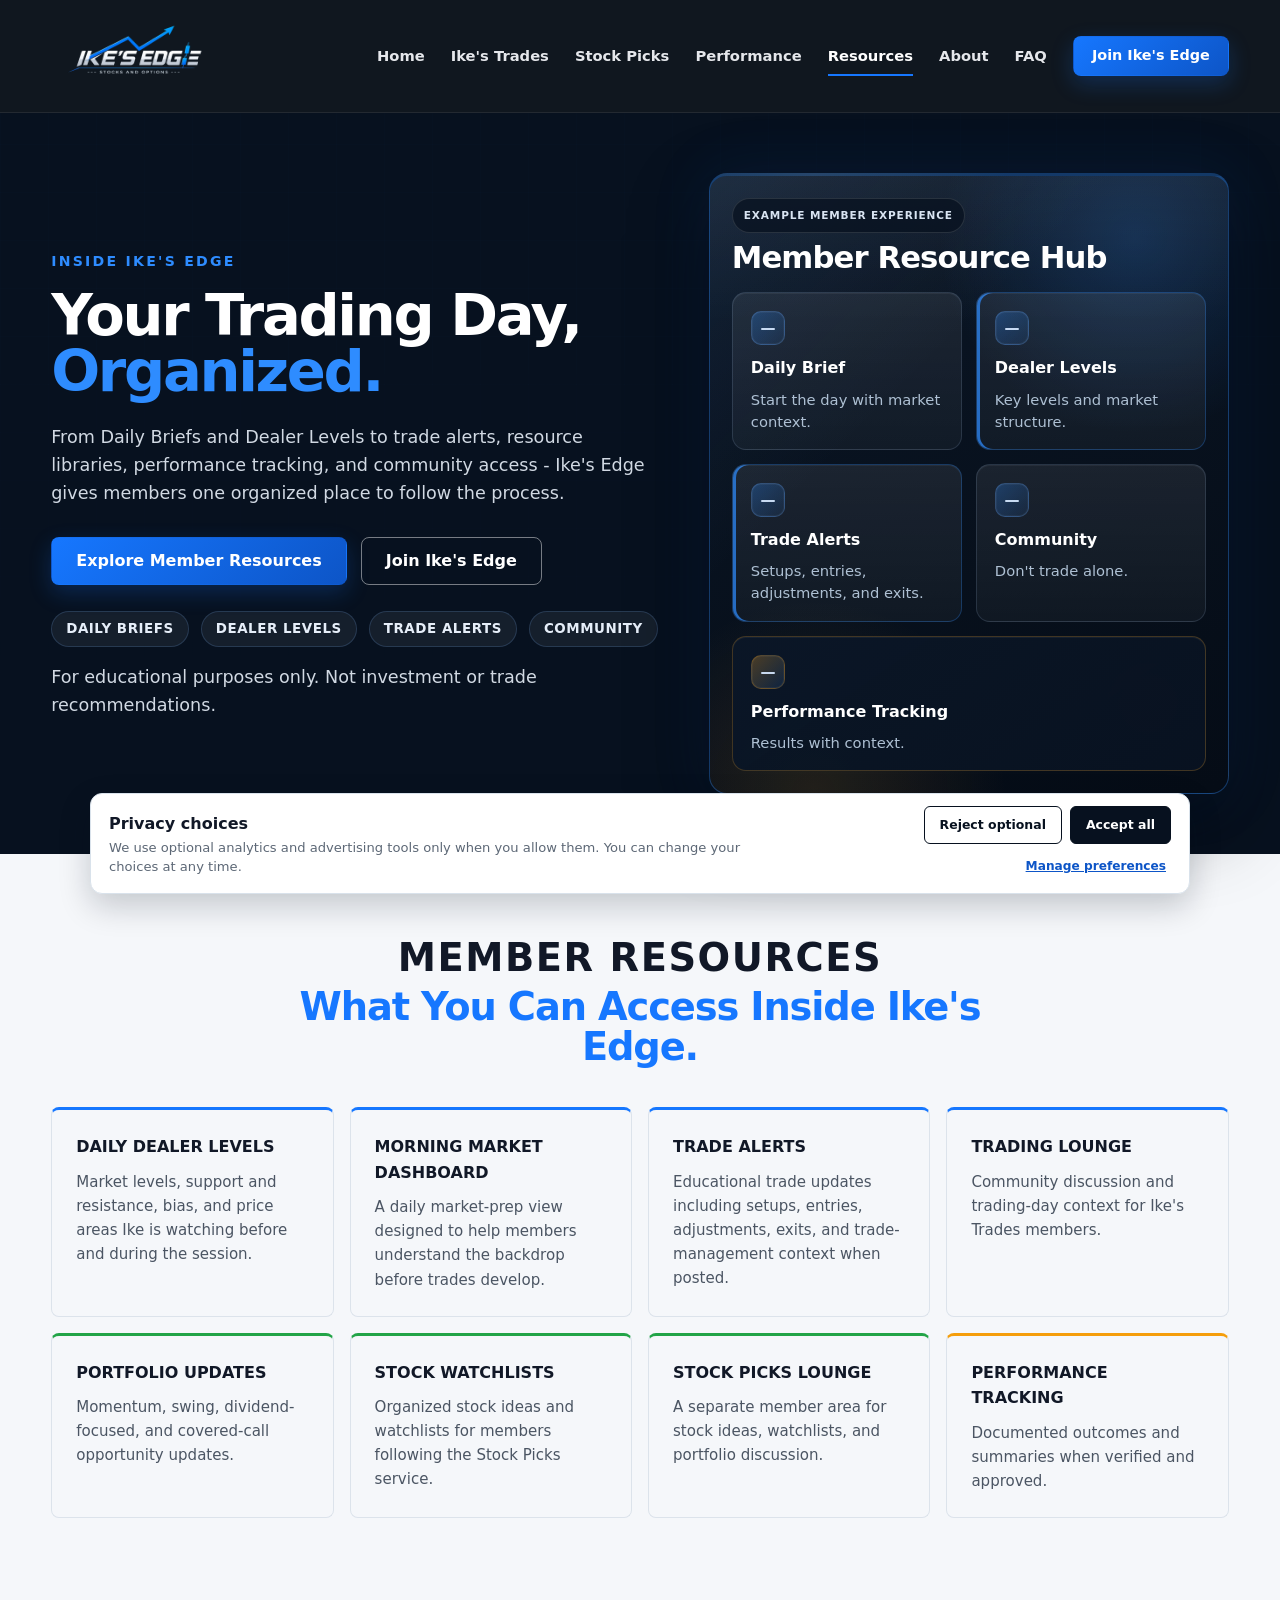
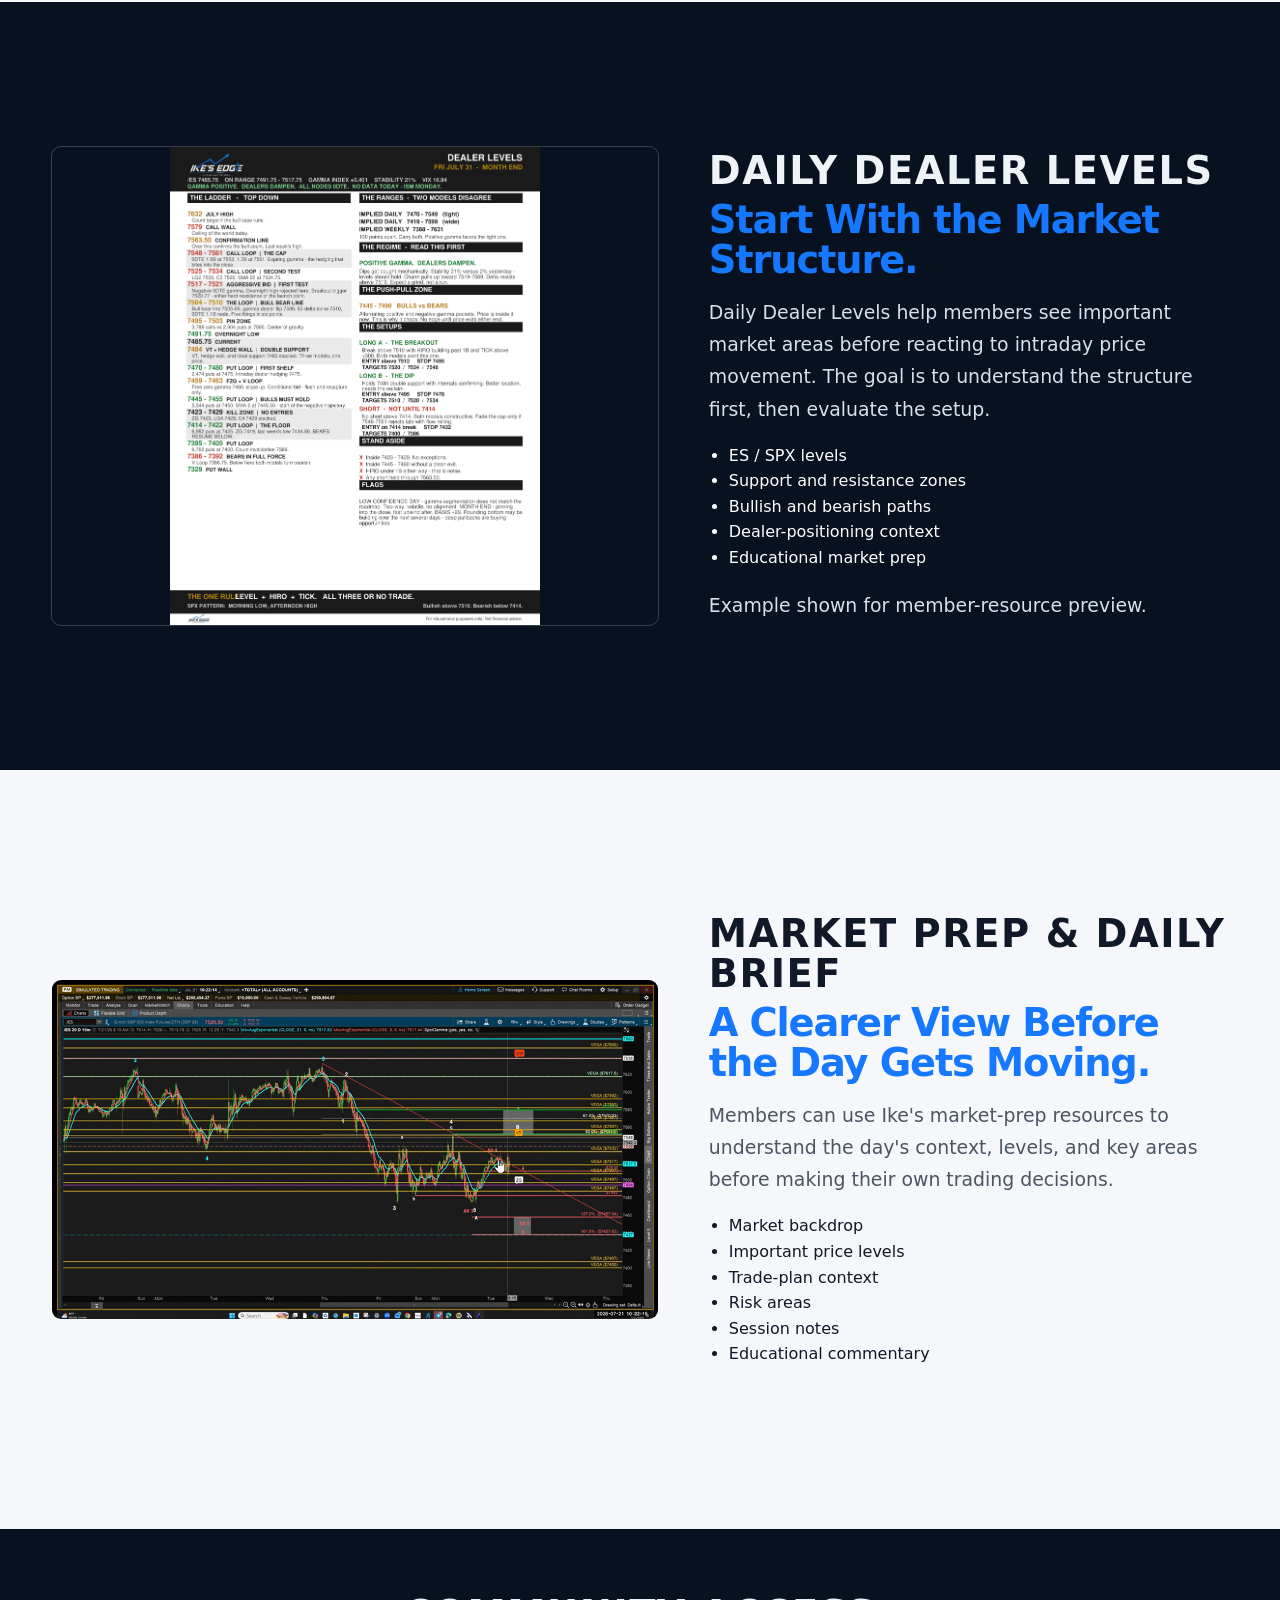
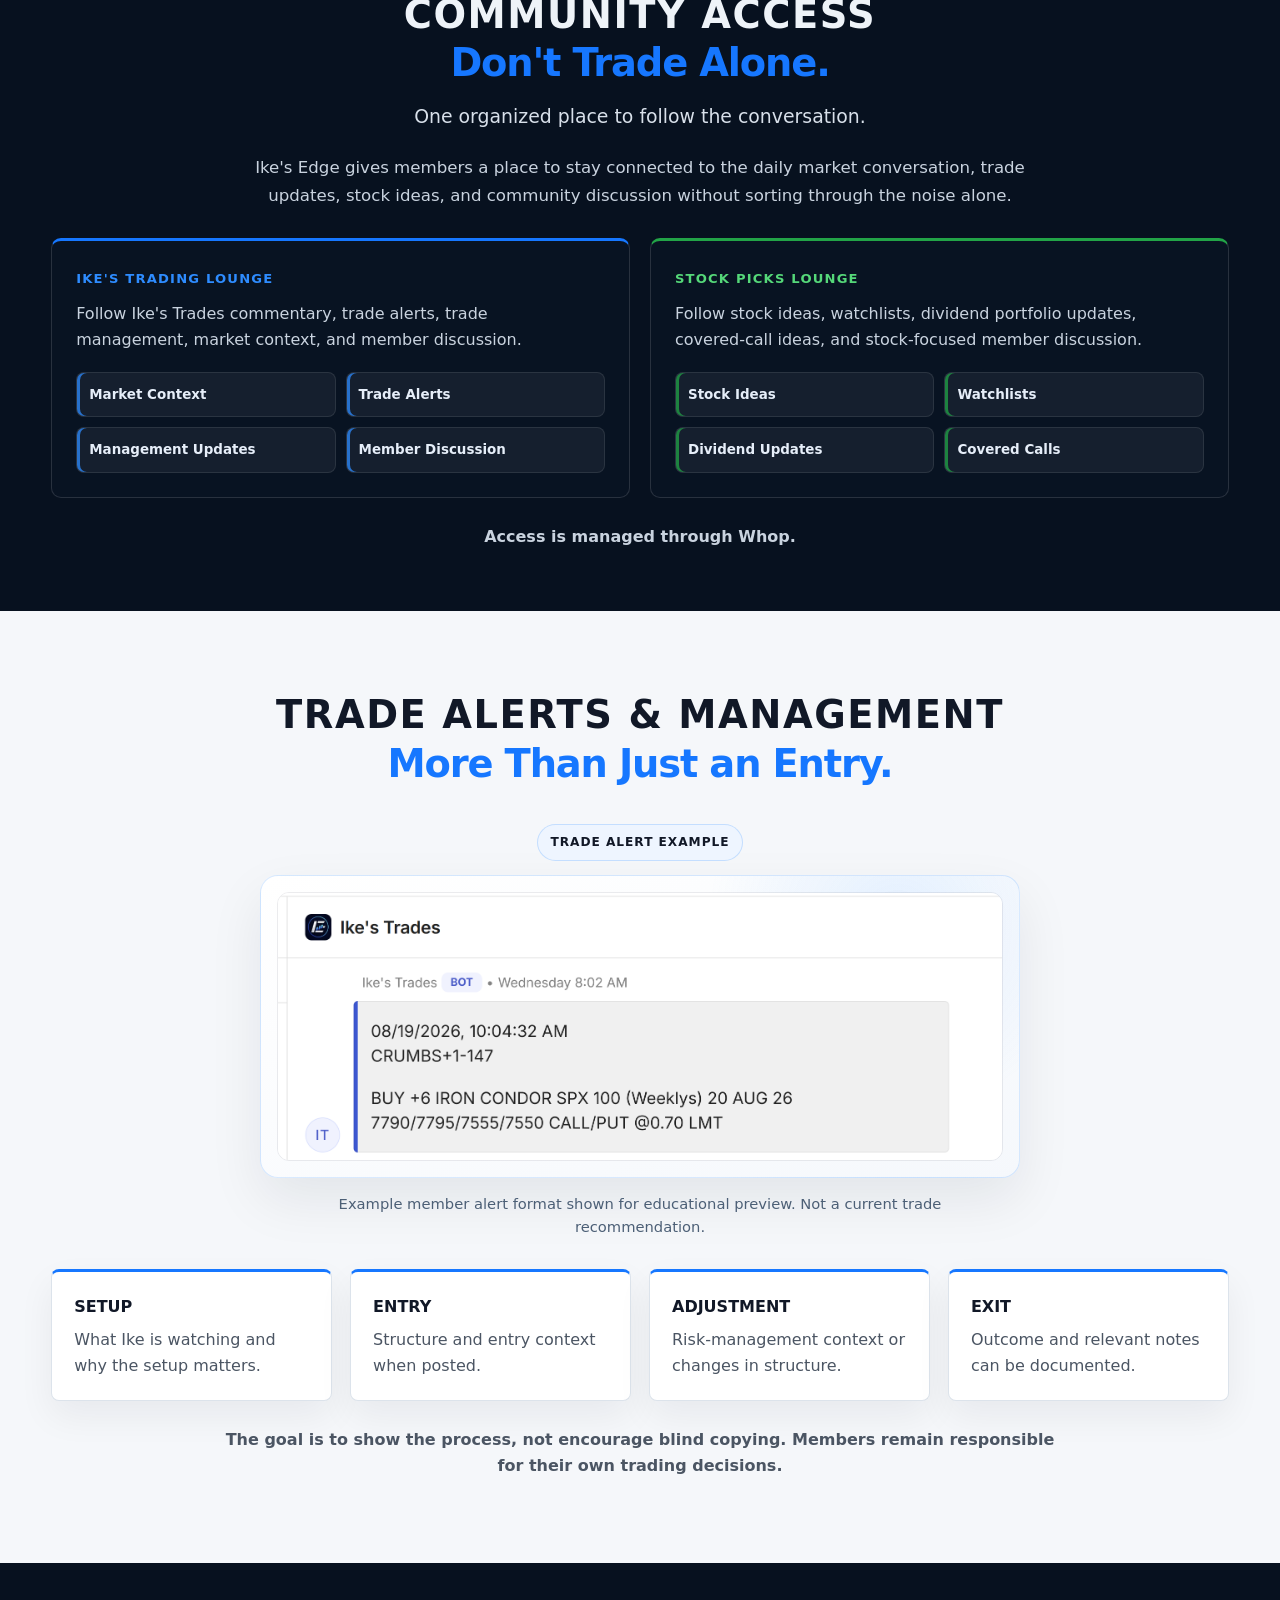
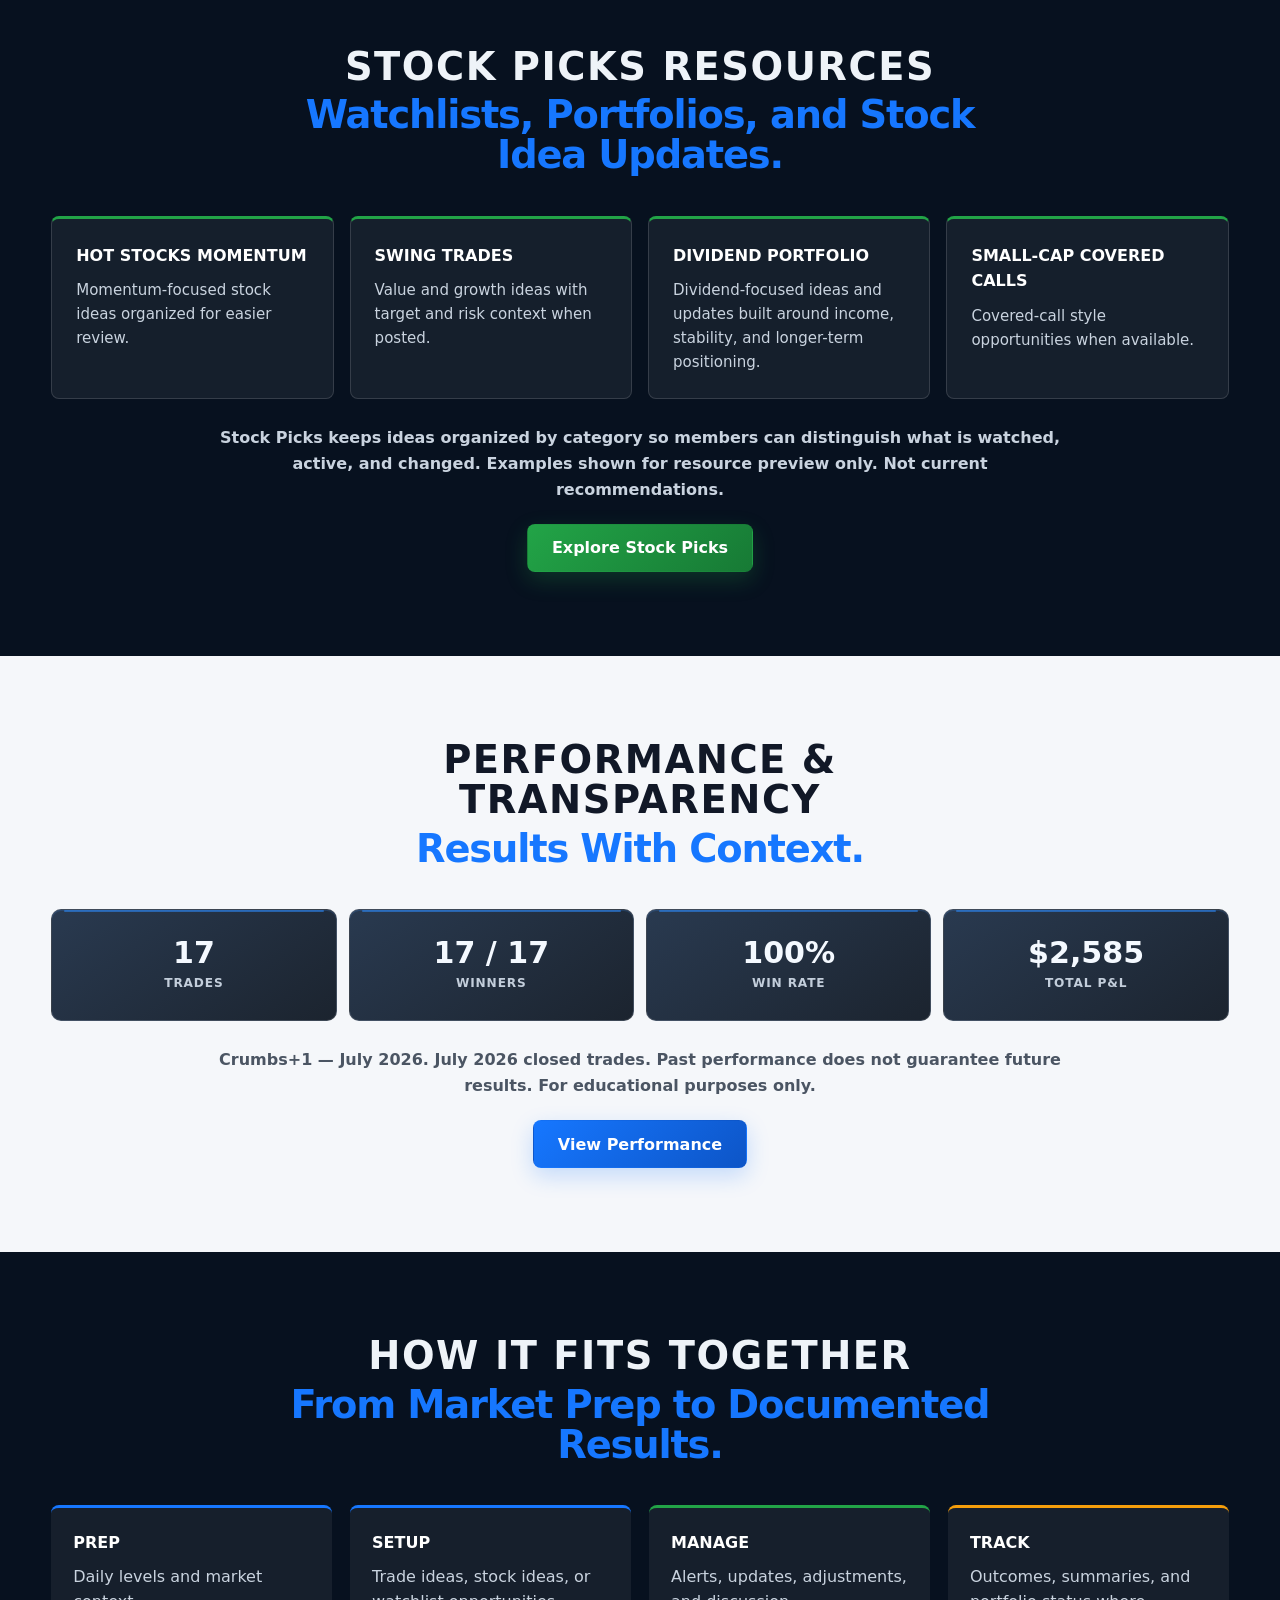
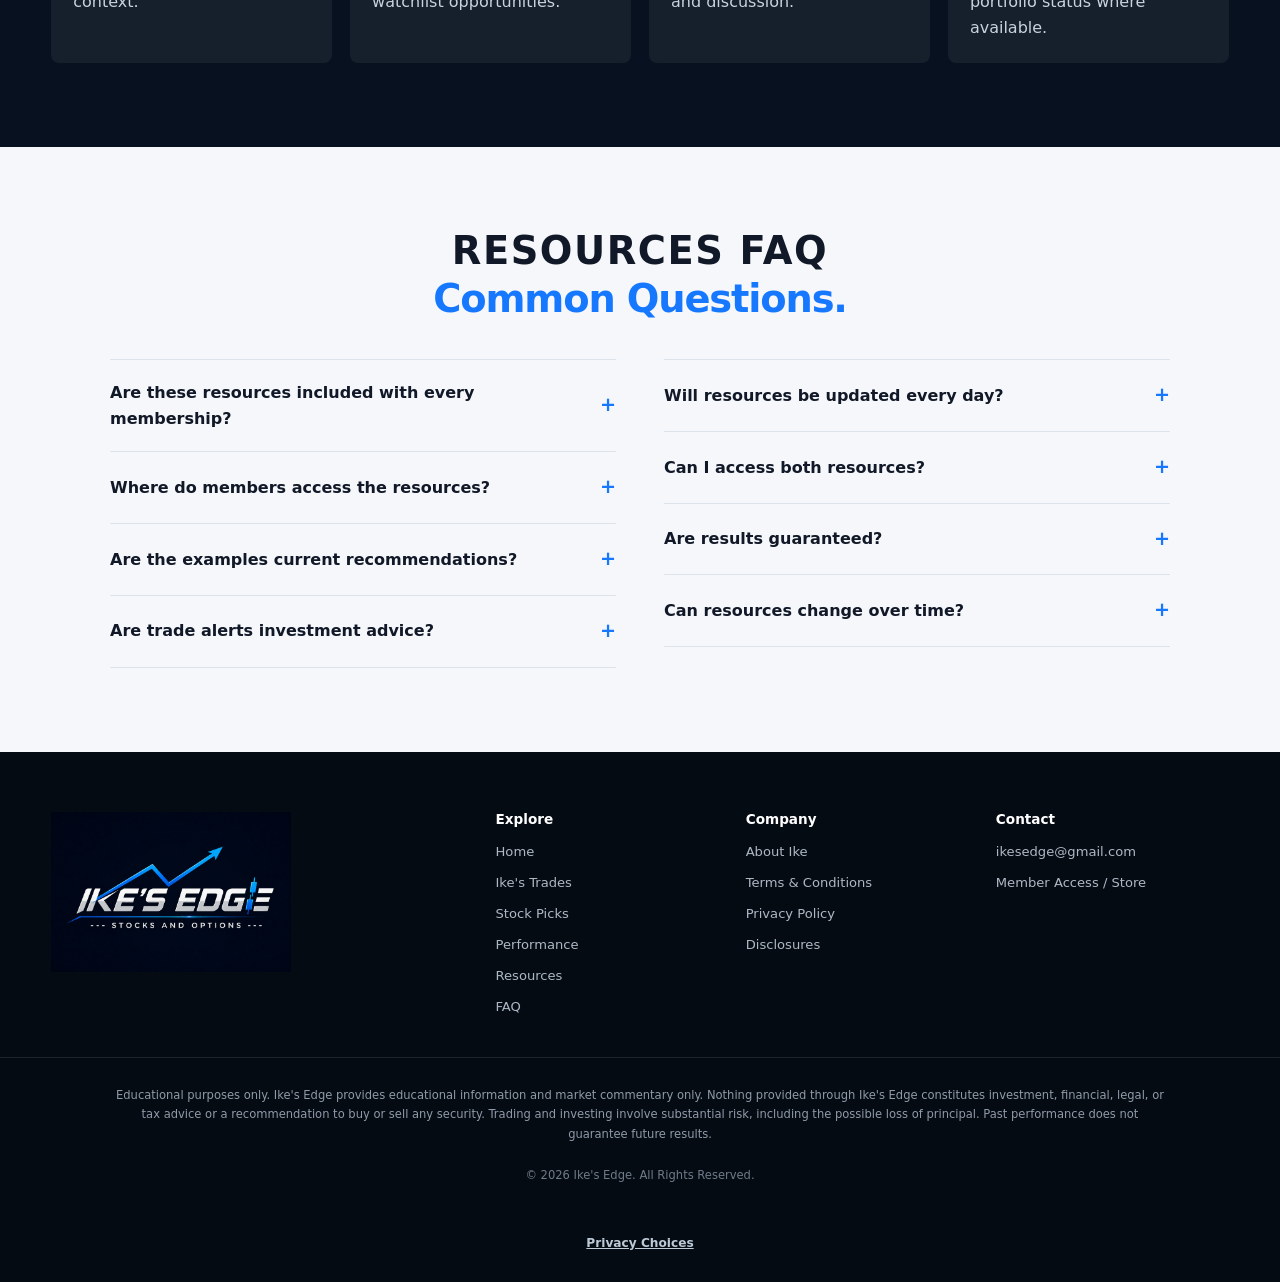
<file: resources.html>
<!doctype html><html lang="en"><head><script src="/analytics-config.js"></script><script src="/consent.js"></script><meta charset="utf-8"><meta name="viewport" content="width=device-width,initial-scale=1"><title>Resources | Inside Ike's Edge Member Tools, Alerts and Dashboards</title><meta name="description" content="Explore Ike's Edge member resources, including Daily Dealer Levels, market prep, trade alerts, stock watchlists, portfolio updates, performance tracking, and community access."><link rel="stylesheet" href="styles.css"><script>!function(w,d,s,u,n,a,b){if(w[n])return;a=w[n]={q:[],t:+new Date,s:[],o:u,track:function(){a.q.push([+new Date].concat([].slice.call(arguments)))},setScope:function(){a.s=[].slice.call(arguments).filter(function(x){return typeof x==="string"});a.q.push([+new Date,"setScope"].concat(a.s))},scope:function(){var c=[].slice.call(arguments);return{track:function(){a.q.push([+new Date].concat([].slice.call(arguments)).concat([{__scope:c}]))}}}};b=d.createElement(s);b.async=1;b.src=u+"/s.js";d.getElementsByTagName(s)[0].parentNode.insertBefore(b,d.getElementsByTagName(s)[0])}(window,document,"script","https://t.whop.tw","whop");whop.setScope("biz_zZty89HEdYFQZf");whop.track("page");</script></head><body class="resources-page"><header class="site-header"><div class="container header-inner"><a href="index.html" class="brand"><img src="images/ikes-edge-logo-header.png" alt="Ike's Edge" class="site-logo"></a><button class="mobile-menu-button" id="mobileMenuButton" aria-label="Open navigation" aria-expanded="false">&#9776;</button><nav class="main-nav" id="mainNav"><a href="index.html">Home</a><a href="ikes-trades.html">Ike's Trades</a><a href="stock-picks.html">Stock Picks</a><a href="performance.html">Performance</a><a class="nav-current" href="resources.html">Resources</a><a href="index.html#about">About</a><a href="index.html#faq">FAQ</a><a href="https://www.whop.com/ikesedge" class="button button-small" target="_blank" rel="noopener noreferrer">Join Ike's Edge</a></nav></div></header><main>
<section class="resources-hero"><div class="hero-background"></div><div class="container resources-hero-grid"><div class="resources-hero-copy"><span class="eyebrow">INSIDE IKE'S EDGE</span><h1>Your Trading Day,<br><span>Organized.</span></h1><p>From Daily Briefs and Dealer Levels to trade alerts, resource libraries, performance tracking, and community access - Ike's Edge gives members one organized place to follow the process.</p><div class="hero-buttons"><a class="button" href="#resource-overview">Explore Member Resources</a><a class="button button-outline" href="https://www.whop.com/ikesedge" target="_blank" rel="noopener noreferrer">Join Ike's Edge</a></div><div class="hero-trust resource-hero-badges"><a href="#market-prep">Daily Briefs</a><a href="#dealer-levels">Dealer Levels</a><a href="#trade-alerts-management">Trade Alerts</a><a href="#community-access">Community</a></div><p class="hero-disclaimer">For educational purposes only. Not investment or trade recommendations.</p></div><aside class="resource-dashboard" aria-label="Member Resource Hub preview"><div class="resource-dashboard-header"><span>Example member experience</span><h2>Member Resource Hub</h2></div><div class="resource-dashboard-grid"><a class="resource-dashboard-tile" href="#market-prep"><div class="resource-tile-mark"></div><strong>Daily Brief</strong><p>Start the day with market context.</p></a><a class="resource-dashboard-tile resource-dashboard-tile-blue" href="#dealer-levels"><div class="resource-tile-mark"></div><strong>Dealer Levels</strong><p>Key levels and market structure.</p></a><a class="resource-dashboard-tile resource-dashboard-tile-blue" href="#trade-alerts-management"><div class="resource-tile-mark"></div><strong>Trade Alerts</strong><p>Setups, entries, adjustments, and exits.</p></a><a class="resource-dashboard-tile" href="#community-access"><div class="resource-tile-mark"></div><strong>Community</strong><p>Don't trade alone.</p></a><a class="resource-dashboard-tile resource-dashboard-tile-highlight" href="#performance-transparency"><div class="resource-tile-mark"></div><strong>Performance Tracking</strong><p>Results with context.</p></a></div></aside></div></section>
<section class="section section-light" id="resource-overview"><div class="container"><div class="section-heading section-heading-pair"><span class="eyebrow">MEMBER RESOURCES</span><h2>What You Can Access Inside Ike's Edge.</h2></div><div class="resource-grid"><article><b>DAILY DEALER LEVELS</b><p>Market levels, support and resistance, bias, and price areas Ike is watching before and during the session.</p></article><article><b>MORNING MARKET DASHBOARD</b><p>A daily market-prep view designed to help members understand the backdrop before trades develop.</p></article><article><b>TRADE ALERTS</b><p>Educational trade updates including setups, entries, adjustments, exits, and trade-management context when posted.</p></article><article><b>TRADING LOUNGE</b><p>Community discussion and trading-day context for Ike's Trades members.</p></article><article class="resource-green"><b>PORTFOLIO UPDATES</b><p>Momentum, swing, dividend-focused, and covered-call opportunity updates.</p></article><article class="resource-green"><b>STOCK WATCHLISTS</b><p>Organized stock ideas and watchlists for members following the Stock Picks service.</p></article><article class="resource-green"><b>STOCK PICKS LOUNGE</b><p>A separate member area for stock ideas, watchlists, and portfolio discussion.</p></article><article class="resource-orange"><b>PERFORMANCE TRACKING</b><p>Documented outcomes and summaries when verified and approved.</p></article></div></div></section>
<section class="section resources-dark" id="dealer-levels"><div class="container resource-split"><img src="images/ikes-dealer-levels-preview.png" alt="Daily Dealer Levels preview"><div class="section-heading-pair section-heading-pair-dark section-heading-pair-inline"><span class="eyebrow">DAILY DEALER LEVELS</span><h2>Start With the Market Structure.</h2><p>Daily Dealer Levels help members see important market areas before reacting to intraday price movement. The goal is to understand the structure first, then evaluate the setup.</p><ul><li>ES / SPX levels</li><li>Support and resistance zones</li><li>Bullish and bearish paths</li><li>Dealer-positioning context</li><li>Educational market prep</li></ul><p>Example shown for member-resource preview.</p></div></div></section>
<section class="section section-light" id="market-prep"><div class="container resource-split"><img src="images/Daily Brief Image.png" alt="Daily Brief market overview"><div class="section-heading-pair section-heading-pair-inline"><span class="eyebrow">MARKET PREP &amp; DAILY BRIEF</span><h2>A Clearer View Before the Day Gets Moving.</h2><p>Members can use Ike's market-prep resources to understand the day's context, levels, and key areas before making their own trading decisions.</p><ul><li>Market backdrop</li><li>Important price levels</li><li>Trade-plan context</li><li>Risk areas</li><li>Session notes</li><li>Educational commentary</li></ul></div></div></section>
<section class="section resources-dark resources-community-section" id="community-access"><div class="container"><div class="section-heading section-heading-pair section-heading-pair-dark"><span class="eyebrow">COMMUNITY ACCESS</span><h2>Don't Trade Alone.</h2><p>One organized place to follow the conversation.</p></div><p class="resources-community-copy">Ike's Edge gives members a place to stay connected to the daily market conversation, trade updates, stock ideas, and community discussion without sorting through the noise alone.</p><div class="resources-lounge-grid"><article class="resources-lounge-card resources-lounge-trades"><b>IKE'S TRADING LOUNGE</b><p>Follow Ike's Trades commentary, trade alerts, trade management, market context, and member discussion.</p><div><span>Market Context</span><span>Trade Alerts</span><span>Management Updates</span><span>Member Discussion</span></div></article><article class="resources-lounge-card resources-lounge-stock"><b>STOCK PICKS LOUNGE</b><p>Follow stock ideas, watchlists, dividend portfolio updates, covered-call ideas, and stock-focused member discussion.</p><div><span>Stock Ideas</span><span>Watchlists</span><span>Dividend Updates</span><span>Covered Calls</span></div></article></div><p class="report-note report-note-dark">Access is managed through Whop.</p></div></section>
<section class="section section-light trade-alerts-section" id="trade-alerts-management"><div class="container"><div class="section-heading section-heading-pair"><span class="eyebrow">TRADE ALERTS &amp; MANAGEMENT</span><h2>More Than Just an Entry.</h2></div><div class="trade-alert-preview"><span class="trade-alert-preview-label">Trade Alert Example</span><div class="trade-alert-preview-frame"><img src="images/trade-alert-example.png" alt="Trade alert example preview"></div><p class="trade-alert-preview-note">Example member alert format shown for educational preview. Not a current trade recommendation.</p></div><div class="resource-flow"><article><b>SETUP</b><p>What Ike is watching and why the setup matters.</p></article><article><b>ENTRY</b><p>Structure and entry context when posted.</p></article><article><b>ADJUSTMENT</b><p>Risk-management context or changes in structure.</p></article><article><b>EXIT</b><p>Outcome and relevant notes can be documented.</p></article></div><p class="report-note">The goal is to show the process, not encourage blind copying. Members remain responsible for their own trading decisions.</p></div></section>
<section class="section resources-dark resources-stock-section"><div class="container"><div class="section-heading section-heading-pair section-heading-pair-dark"><span class="eyebrow">STOCK PICKS RESOURCES</span><h2>Watchlists, Portfolios, and Stock Idea Updates.</h2></div><div class="resource-grid stock-buckets"><article class="resource-green"><b>HOT STOCKS MOMENTUM</b><p>Momentum-focused stock ideas organized for easier review.</p></article><article class="resource-green"><b>SWING TRADES</b><p>Value and growth ideas with target and risk context when posted.</p></article><article class="resource-green"><b>DIVIDEND PORTFOLIO</b><p>Dividend-focused ideas and updates built around income, stability, and longer-term positioning.</p></article><article class="resource-green"><b>SMALL-CAP COVERED CALLS</b><p>Covered-call style opportunities when available.</p></article></div><p class="report-note report-note-dark">Stock Picks keeps ideas organized by category so members can distinguish what is watched, active, and changed. Examples shown for resource preview only. Not current recommendations.</p><div class="resource-cta"><a class="button button-green" href="stock-picks.html">Explore Stock Picks</a></div></div></section>
<section class="section section-light" id="performance-transparency"><div class="container"><div class="section-heading section-heading-pair"><span class="eyebrow">PERFORMANCE &amp; TRANSPARENCY</span><h2>Results With Context.</h2></div><div class="metrics-grid"><div class="metric-card"><span class="metric-value">17</span><span class="metric-label">Trades</span></div><div class="metric-card"><span class="metric-value">17 / 17</span><span class="metric-label">Winners</span></div><div class="metric-card"><span class="metric-value">100%</span><span class="metric-label">Win Rate</span></div><div class="metric-card"><span class="metric-value">$2,585</span><span class="metric-label">Total P&amp;L</span></div></div><p class="report-note">Crumbs+1 &mdash; July 2026. July 2026 closed trades. Past performance does not guarantee future results. For educational purposes only.</p><div class="resource-cta"><a class="button" href="performance.html">View Performance</a></div></div></section>
<section class="section resources-dark"><div class="container"><div class="section-heading section-heading-pair section-heading-pair-dark"><span class="eyebrow">HOW IT FITS TOGETHER</span><h2>From Market Prep to Documented Results.</h2></div><div class="resource-flow"><article><b>PREP</b><p>Daily levels and market context.</p></article><article><b>SETUP</b><p>Trade ideas, stock ideas, or watchlist opportunities.</p></article><article class="resource-green"><b>MANAGE</b><p>Alerts, updates, adjustments, and discussion.</p></article><article class="resource-orange"><b>TRACK</b><p>Outcomes, summaries, and portfolio status where available.</p></article></div></div></section>
<section class="section section-light" id="resources-faq"><div class="container faq-container"><div class="section-heading section-heading-pair"><span class="eyebrow">RESOURCES FAQ</span><h2>Common Questions.</h2></div><div class="faq-columns"><div class="faq-list"><div class="faq-item"><button class="faq-question">Are these resources included with every membership?<span>+</span></button><div class="faq-answer"><p>Some resources are tied to specific memberships. Ike's Trades focuses on active trading and market levels, while Stock Picks focuses on stock ideas and portfolios.</p></div></div><div class="faq-item"><button class="faq-question">Where do members access the resources?<span>+</span></button><div class="faq-answer"><p>Membership access is delivered through Whop, including relevant lounges, content areas, and updates.</p></div></div><div class="faq-item"><button class="faq-question">Are the examples current recommendations?<span>+</span></button><div class="faq-answer"><p>No. Previews are educational display only and are not current recommendations.</p></div></div><div class="faq-item"><button class="faq-question">Are trade alerts investment advice?<span>+</span></button><div class="faq-answer"><p>No. Ike's Edge provides educational commentary and process context only.</p></div></div></div><div class="faq-list"><div class="faq-item"><button class="faq-question">Will resources be updated every day?<span>+</span></button><div class="faq-answer"><p>Updates depend on market conditions, available setups, and service area.</p></div></div><div class="faq-item"><button class="faq-question">Can I access both resources?<span>+</span></button><div class="faq-answer"><p>Yes, if you are a member of both separate services.</p></div></div><div class="faq-item"><button class="faq-question">Are results guaranteed?<span>+</span></button><div class="faq-answer"><p>No. Trading and investing involve risk, including possible loss of principal.</p></div></div><div class="faq-item"><button class="faq-question">Can resources change over time?<span>+</span></button><div class="faq-answer"><p>Yes. Ike's Edge may add, remove, or refine resources as the experience evolves.</p></div></div></div></div></div></section>
</main><footer class="site-footer"><div class="container footer-grid"><div class="footer-brand"><a href="index.html"><img src="images/ikes-edge-logo.png" alt="Ike's Edge" class="site-logo site-logo-footer"></a></div><div class="footer-links"><h4>Explore</h4><a href="index.html">Home</a><a href="ikes-trades.html">Ike's Trades</a><a href="stock-picks.html">Stock Picks</a><a href="performance.html">Performance</a><a href="resources.html">Resources</a><a href="#resources-faq">FAQ</a></div><div class="footer-links"><h4>Company</h4><a href="index.html#about">About Ike</a><a href="terms.html">Terms &amp; Conditions</a><a href="privacy.html">Privacy Policy</a><a href="disclosures.html">Disclosures</a></div><div class="footer-links"><h4>Contact</h4><a href="mailto:ikesedge@gmail.com">ikesedge@gmail.com</a><a href="https://www.whop.com/ikesedge" target="_blank" rel="noopener noreferrer">Member Access / Store</a></div></div><div class="container footer-disclaimer"><p>Educational purposes only. Ike's Edge provides educational information and market commentary only. Nothing provided through Ike's Edge constitutes investment, financial, legal, or tax advice or a recommendation to buy or sell any security. Trading and investing involve substantial risk, including the possible loss of principal. Past performance does not guarantee future results.</p></div><div class="container footer-bottom"><span>&copy; 2026 Ike's Edge. All Rights Reserved.</span></div></footer><script src="script.js"></script></body></html>
</file>
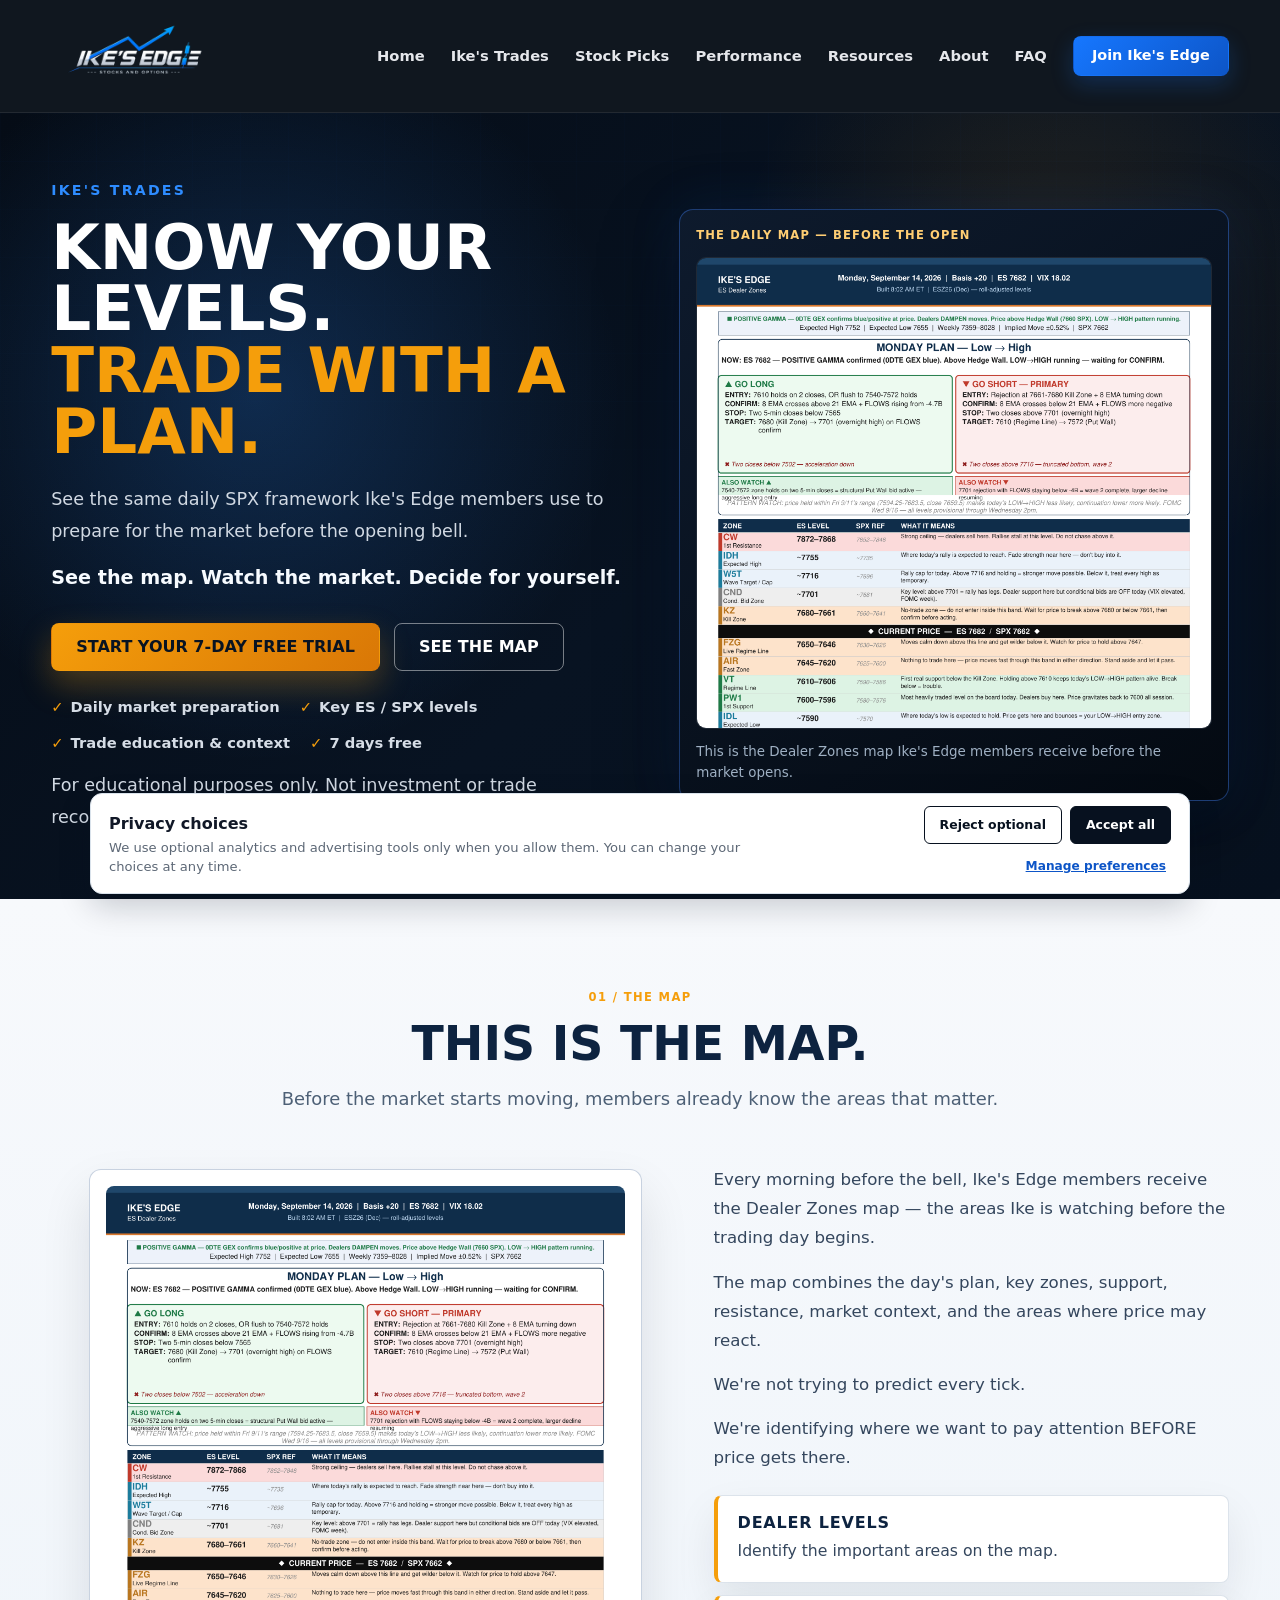
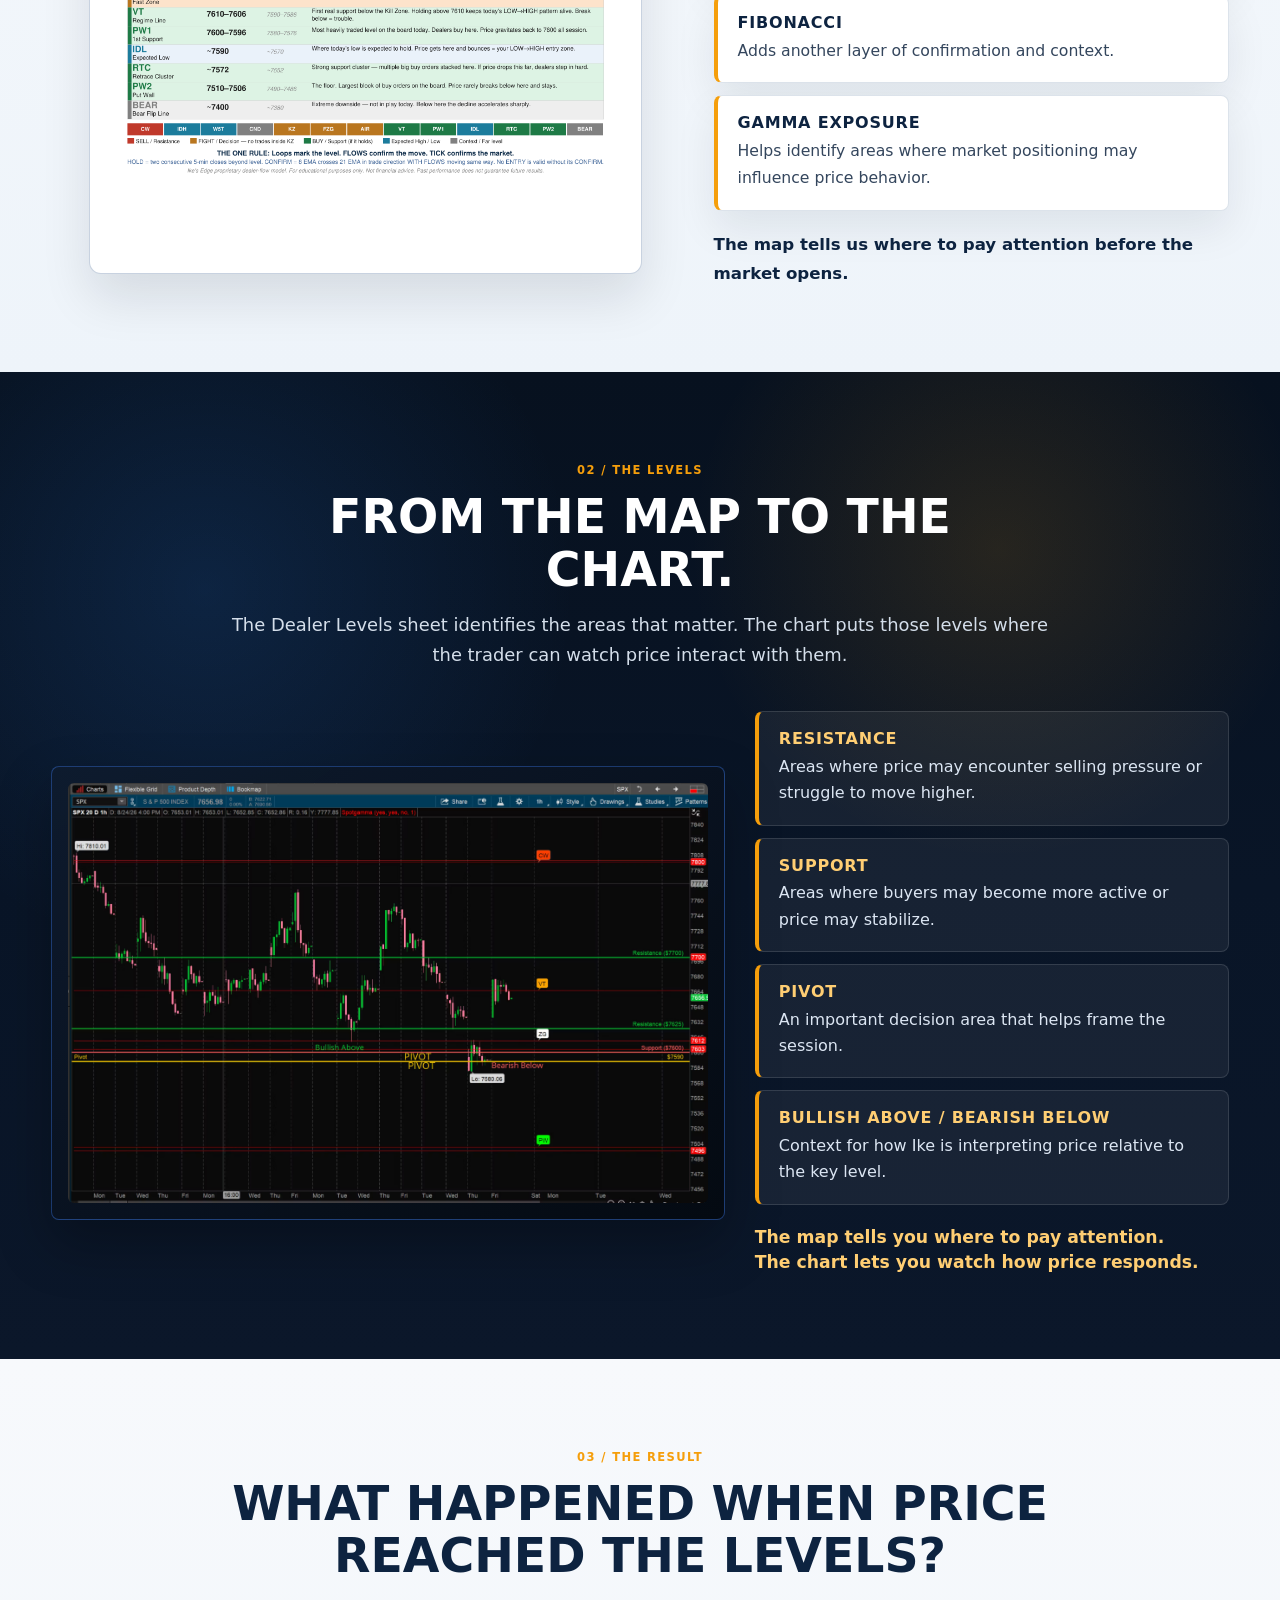
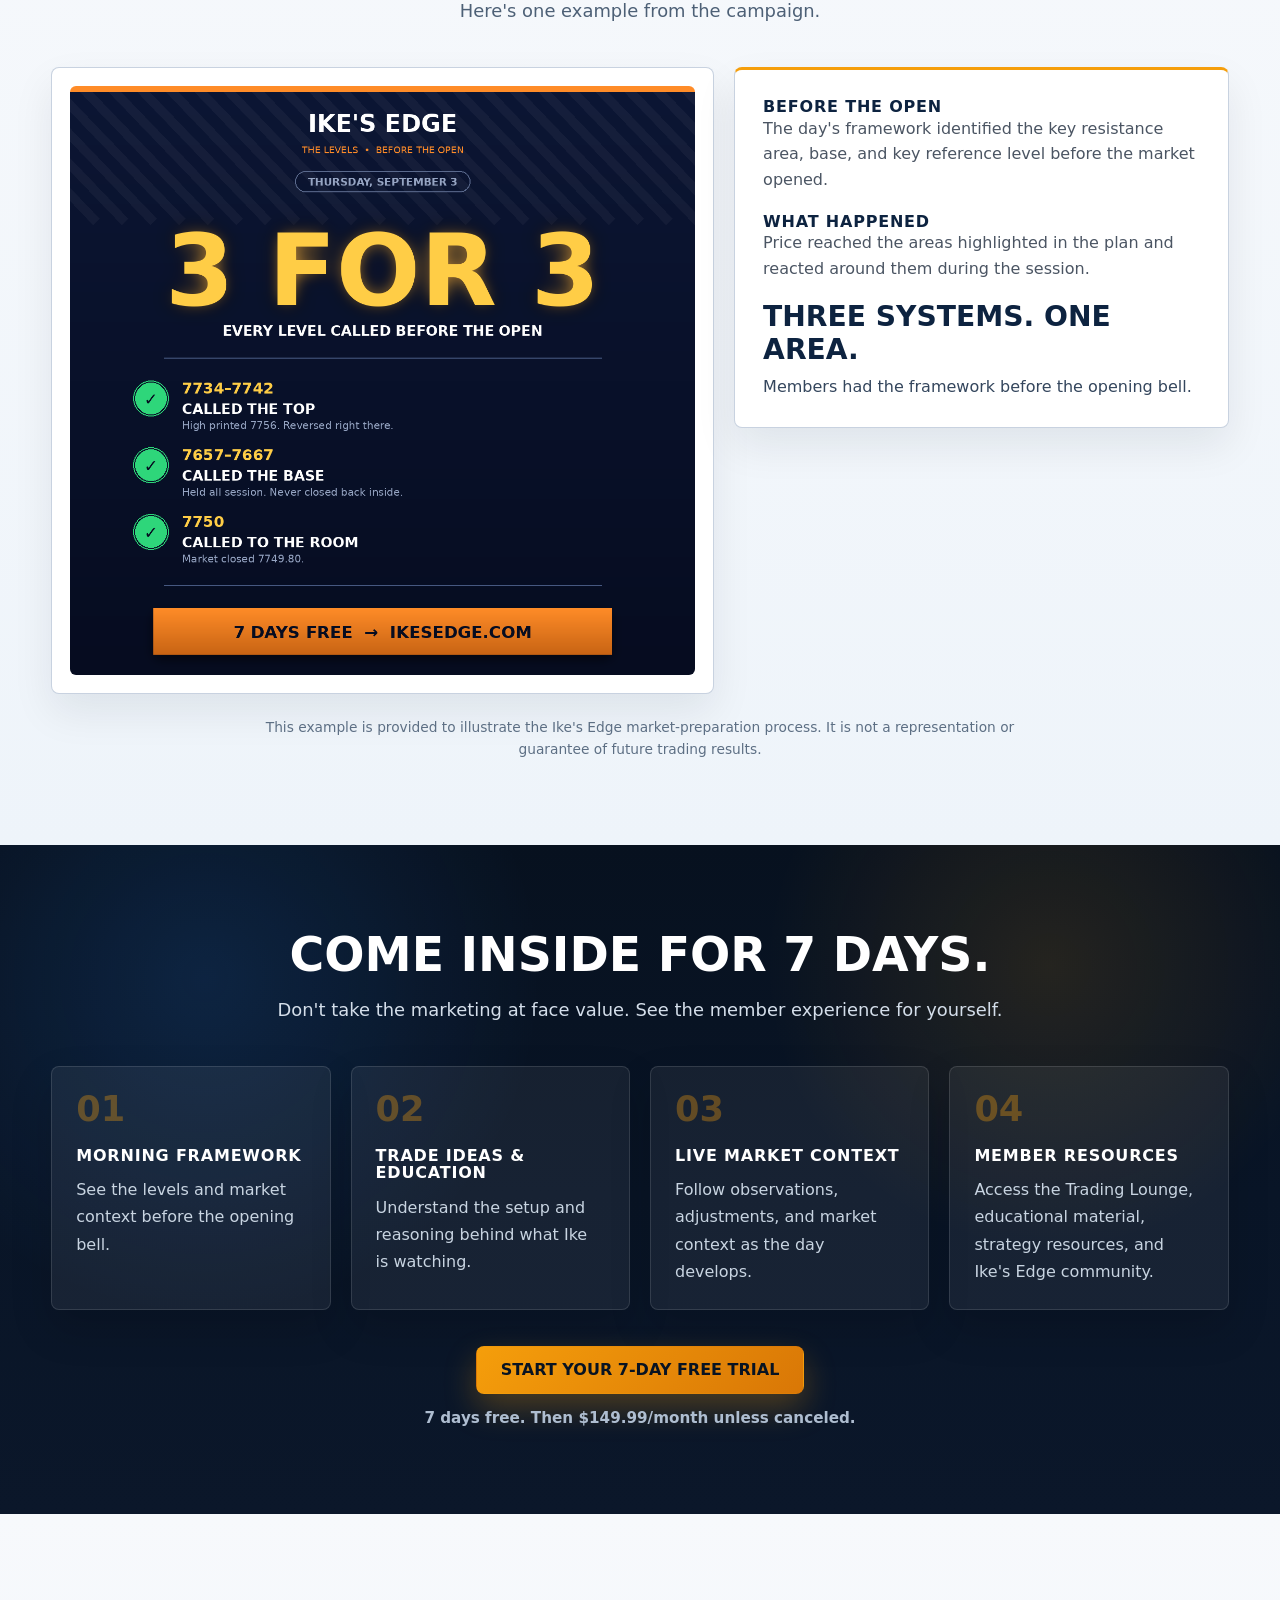
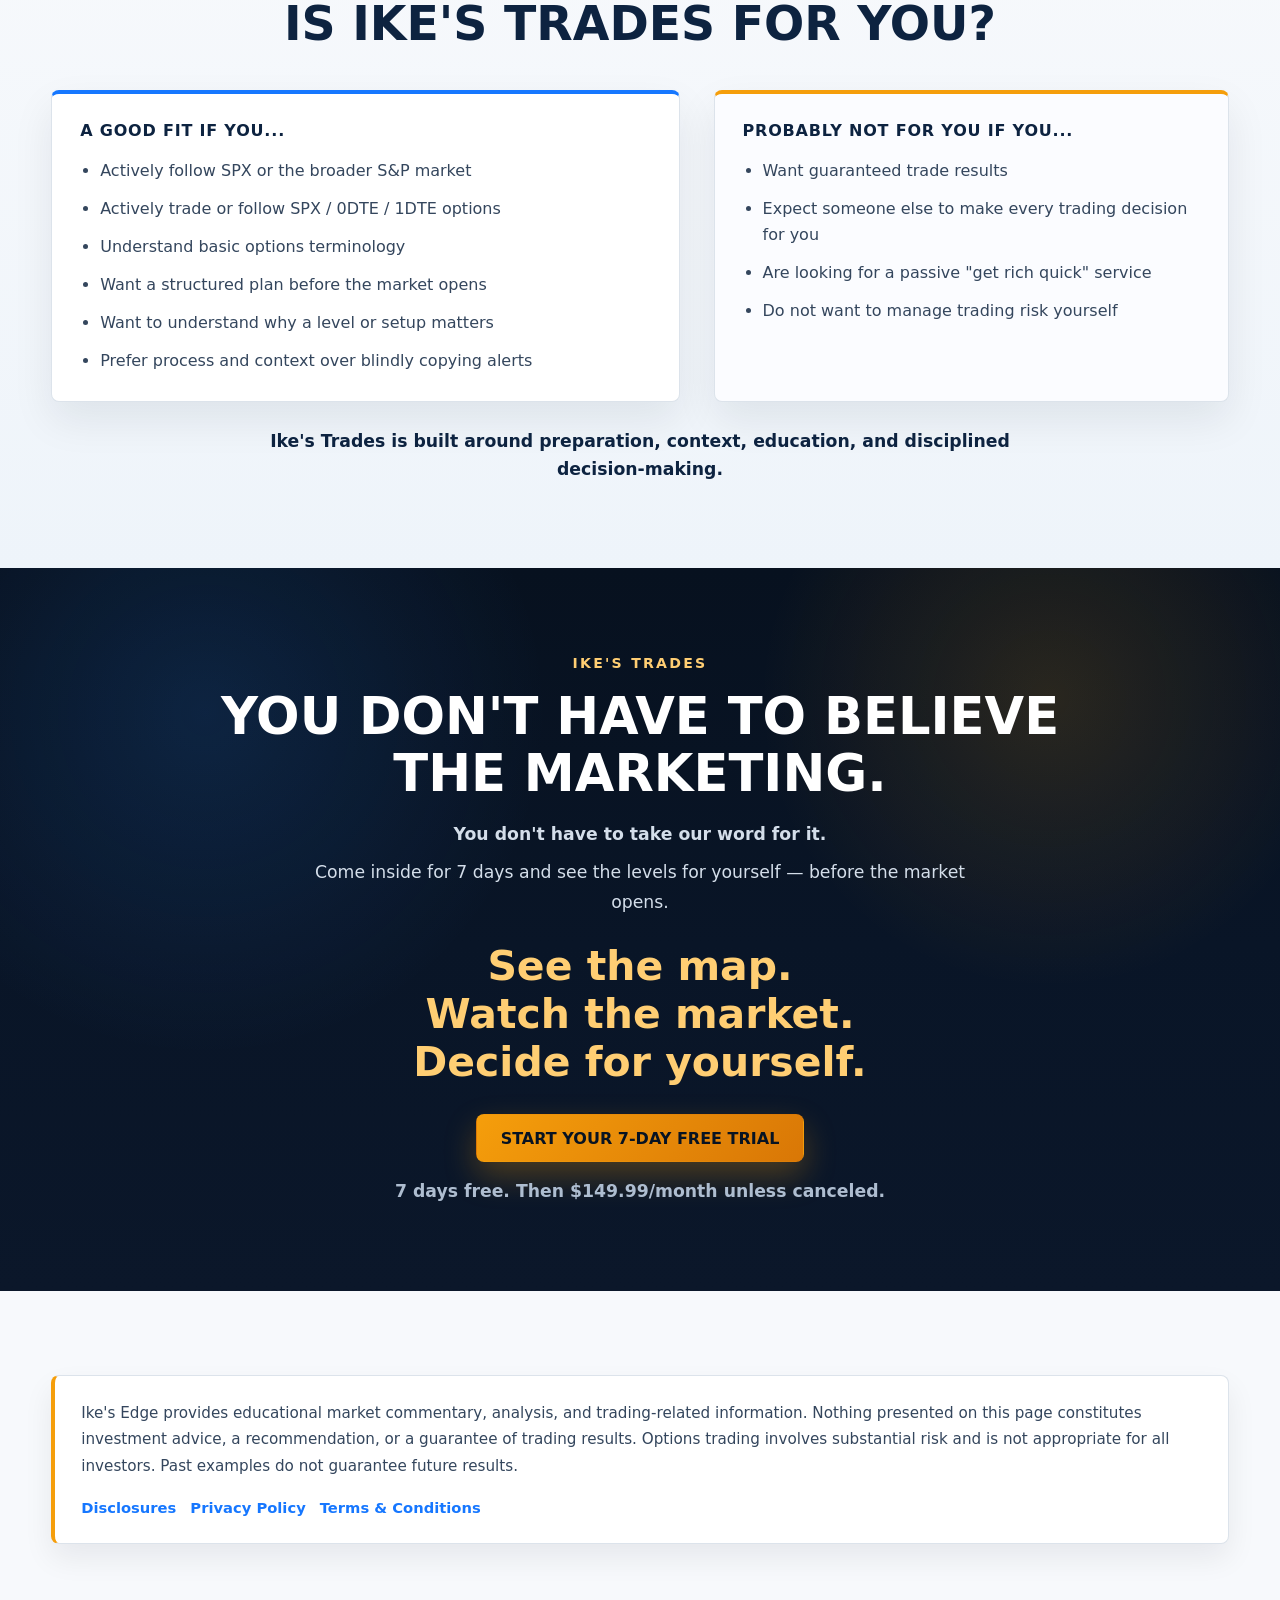
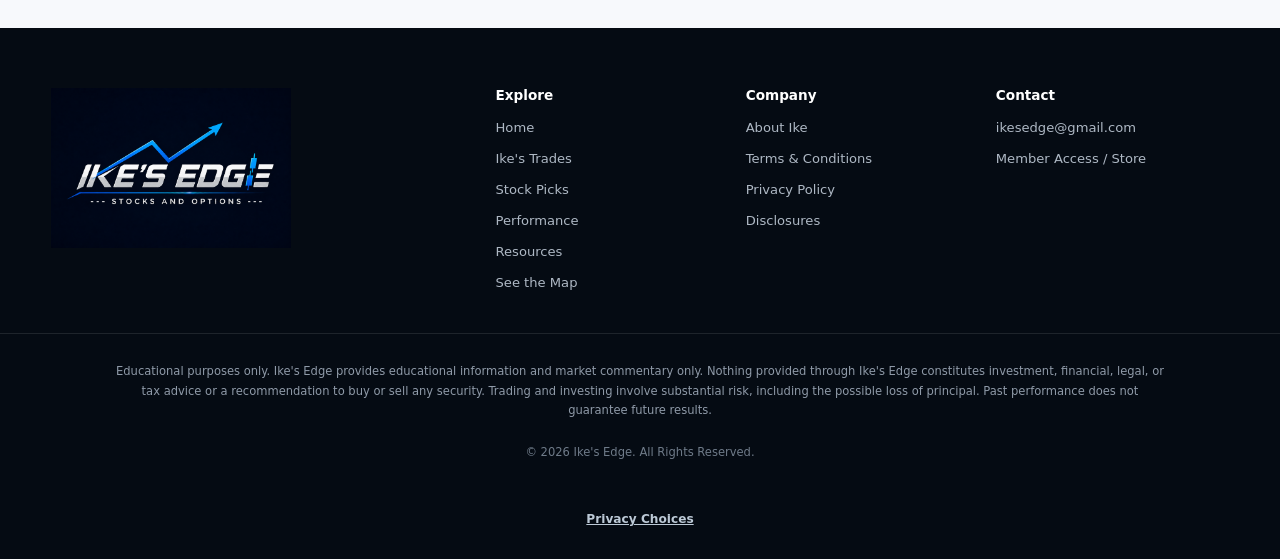
<file: see-the-map.html>
<!DOCTYPE html>
<html lang="en">
<head>
  <script src="/analytics-config.js"></script>
  <script src="/consent.js"></script>
  <meta charset="UTF-8" />
  <meta name="viewport" content="width=device-width, initial-scale=1.0" />

  <title>See the Map | Ike's Trades Daily SPX Market Framework</title>

  <meta
    name="description"
    content="See the daily SPX and ES market framework Ike's Edge members receive before the open. Know the levels, understand the context, and try Ike's Trades free for 7 days."
  />

  <link rel="stylesheet" href="styles.css" />
  <script>
    !function(w,d,s,u,n,a,b){if(w[n])return;a=w[n]={q:[],t:+new Date,s:[],o:u,track:function(){a.q.push([+new Date].concat([].slice.call(arguments)))},setScope:function(){a.s=[].slice.call(arguments).filter(function(x){return typeof x==="string"});a.q.push([+new Date,"setScope"].concat(a.s))},scope:function(){var c=[].slice.call(arguments);return{track:function(){a.q.push([+new Date].concat([].slice.call(arguments)).concat([{__scope:c}]))}}}};b=d.createElement(s);b.async=1;b.src=u+"/s.js";d.getElementsByTagName(s)[0].parentNode.insertBefore(b,d.getElementsByTagName(s)[0])}(window,document,"script","https://t.whop.tw","whop");
    whop.setScope("biz_zZty89HEdYFQZf");
    whop.track("page");
  </script>
  <link rel="icon" type="image/png" href="/images/ikes-edge-logo.png" />
</head>

<body class="see-map-page">
  <header class="site-header">
    <div class="container header-inner">
      <a href="index.html" class="brand">
        <img
          src="images/ikes-edge-logo-header.png"
          alt="Ike's Edge"
          class="site-logo"
        />
      </a>

      <button
        class="mobile-menu-button"
        id="mobileMenuButton"
        aria-label="Open navigation"
        aria-expanded="false"
      >
        &#9776;
      </button>

      <nav class="main-nav" id="mainNav">
        <a href="index.html">Home</a>
        <a href="ikes-trades.html">Ike's Trades</a>
        <a href="stock-picks.html">Stock Picks</a>
        <a href="performance.html">Performance</a>
        <a href="resources.html">Resources</a>
        <a href="index.html#about">About</a>
        <a href="index.html#faq">FAQ</a>

        <a
          href="https://www.whop.com/ikesedge"
          class="button button-small"
          target="_blank"
          rel="noopener noreferrer"
        >
          Join Ike's Edge
        </a>
      </nav>
    </div>
  </header>

  <main>
    <section class="campaign-hero" id="top">
      <div class="hero-background"></div>

      <div class="container campaign-hero-grid">
        <div class="campaign-hero-copy">
          <span class="eyebrow">IKE'S TRADES</span>
          <h1>
            KNOW YOUR LEVELS.<br />
            <span>TRADE WITH A PLAN.</span>
          </h1>
          <p>
            See the same daily SPX framework Ike's Edge members use to prepare
            for the market before the opening bell.
          </p>
          <p class="campaign-hero-line">
            See the map. Watch the market. Decide for yourself.
          </p>

          <div class="hero-buttons campaign-buttons">
            <a
              href="https://whop.com/joined/ikesedge/products/ikes-trades/"
              class="button"
              target="_blank"
              rel="noopener noreferrer"
            >
              START YOUR 7-DAY FREE TRIAL
            </a>
            <a href="#the-map" class="button button-outline">
              SEE THE MAP
            </a>
          </div>

          <div class="campaign-trust-row" aria-label="Ike's Trades trial highlights">
            <div><span class="trust-icon">&#10003;</span>Daily market preparation</div>
            <div><span class="trust-icon">&#10003;</span>Key ES / SPX levels</div>
            <div><span class="trust-icon">&#10003;</span>Trade education &amp; context</div>
            <div><span class="trust-icon">&#10003;</span>7 days free</div>
          </div>

          <p class="hero-disclaimer">
            For educational purposes only. Not investment or trade recommendations.
          </p>
        </div>

        <div class="campaign-hero-visual">
          <figure class="campaign-image-card campaign-hero-card">
            <figcaption class="campaign-image-label">
              THE DAILY MAP &mdash; BEFORE THE OPEN
            </figcaption>
            <div class="campaign-image-frame">
              <img
                src="images/dealer-zones-current.png"
                alt="Updated Ike's Edge ES Dealer Zones daily market map showing plan, key zones, support, resistance, and market context before the open."
              />
            </div>
            <p>
              This is the Dealer Zones map Ike's Edge members receive before
              the market opens.
            </p>
          </figure>
        </div>
      </div>
    </section>

    <section class="campaign-map-section" id="the-map">
      <div class="container">
        <div class="campaign-section-heading">
          <span class="campaign-step-label">01 / THE MAP</span>
          <h2>THIS IS THE MAP.</h2>
          <p>
            Before the market starts moving, members already know the areas that matter.
          </p>
        </div>

        <div class="campaign-map-grid">
          <div class="campaign-map-image">
            <img
              src="images/dealer-zones-current.png"
              alt="Updated Ike's Edge ES Dealer Zones daily market map showing plan, key zones, support, resistance, and market context before the open."
            />
          </div>

          <div class="campaign-map-copy">
            <p>
              Every morning before the bell, Ike's Edge members receive the
              Dealer Zones map &mdash; the areas Ike is watching before the
              trading day begins.
            </p>
            <p>
              The map combines the day's plan, key zones, support, resistance,
              market context, and the areas where price may react.
            </p>
            <p>We're not trying to predict every tick.</p>
            <p>
              We're identifying where we want to pay attention BEFORE price gets there.
            </p>

            <div class="campaign-callout-stack">
              <article>
                <h3>DEALER LEVELS</h3>
                <p>Identify the important areas on the map.</p>
              </article>
              <article>
                <h3>FIBONACCI</h3>
                <p>Adds another layer of confirmation and context.</p>
              </article>
              <article>
                <h3>GAMMA EXPOSURE</h3>
                <p>
                  Helps identify areas where market positioning may influence
                  price behavior.
                </p>
              </article>
            </div>

            <p class="campaign-bold-line">
              The map tells us where to pay attention before the market opens.
            </p>
          </div>
        </div>
      </div>
    </section>

    <section class="campaign-chart-section" id="the-levels">
      <div class="container">
        <div class="campaign-section-heading campaign-section-heading-dark">
          <span class="campaign-step-label">02 / THE LEVELS</span>
          <h2>FROM THE MAP TO THE CHART.</h2>
          <p>
            The Dealer Levels sheet identifies the areas that matter. The chart
            puts those levels where the trader can watch price interact with them.
          </p>
        </div>

        <div class="campaign-chart-grid">
          <div class="campaign-chart-image">
            <img
              src="images/spx-levels-chart.png"
              alt="SPX chart showing Ike's Edge support, resistance, pivot, and key market levels."
            />
          </div>

          <div class="campaign-chart-explanation">
            <article class="campaign-chart-callout">
              <h3>RESISTANCE</h3>
              <p>
                Areas where price may encounter selling pressure or struggle to
                move higher.
              </p>
            </article>
            <article class="campaign-chart-callout">
              <h3>SUPPORT</h3>
              <p>
                Areas where buyers may become more active or price may stabilize.
              </p>
            </article>
            <article class="campaign-chart-callout">
              <h3>PIVOT</h3>
              <p>An important decision area that helps frame the session.</p>
            </article>
            <article class="campaign-chart-callout">
              <h3>BULLISH ABOVE / BEARISH BELOW</h3>
              <p>
                Context for how Ike is interpreting price relative to the key level.
              </p>
            </article>

            <div class="campaign-chart-closing">
              <p>The map tells you where to pay attention.</p>
              <p>The chart lets you watch how price responds.</p>
            </div>
          </div>
        </div>
      </div>
    </section>

    <section class="campaign-proof-section" id="example">
      <div class="container">
        <div class="campaign-section-heading campaign-section-heading-dark">
          <span class="campaign-step-label">03 / THE RESULT</span>
          <h2>WHAT HAPPENED WHEN PRICE REACHED THE LEVELS?</h2>
          <p>Here's one example from the campaign.</p>
        </div>

        <div class="campaign-proof-grid">
          <div class="campaign-proof-visual">
            <a
              href="https://whop.com/joined/ikesedge/products/ikes-trades/"
              target="_blank"
              rel="noopener noreferrer"
              class="campaign-proof-image-link"
            >
              <img
                src="images/campaign-proof-result.png"
                alt="Ike's Edge campaign example showing price reacting around key market levels from the morning framework."
              />
            </a>
          </div>

          <article class="campaign-proof-card campaign-proof-example">
            <div>
              <h3>BEFORE THE OPEN</h3>
              <p>
                The day's framework identified the key resistance area, base,
                and key reference level before the market opened.
              </p>
            </div>

            <div>
              <h3>WHAT HAPPENED</h3>
              <p>
                Price reached the areas highlighted in the plan and reacted
                around them during the session.
              </p>
            </div>

            <div class="campaign-proof-summary-inline">
              <strong>THREE SYSTEMS. ONE AREA.</strong>
              <p>Members had the framework before the opening bell.</p>
            </div>
          </article>
        </div>

        <p class="campaign-disclosure-text">
          This example is provided to illustrate the Ike's Edge
          market-preparation process. It is not a representation or guarantee
          of future trading results.
        </p>
      </div>
    </section>

    <section class="campaign-trial-section" id="trial">
      <div class="container">
        <div class="campaign-section-heading">
          <h2>COME INSIDE FOR 7 DAYS.</h2>
          <p>
            Don't take the marketing at face value. See the member experience
            for yourself.
          </p>
        </div>

        <div class="campaign-feature-grid">
          <article class="campaign-feature-card">
            <span>01</span>
            <h3>MORNING FRAMEWORK</h3>
            <p>See the levels and market context before the opening bell.</p>
          </article>
          <article class="campaign-feature-card">
            <span>02</span>
            <h3>TRADE IDEAS &amp; EDUCATION</h3>
            <p>
              Understand the setup and reasoning behind what Ike is watching.
            </p>
          </article>
          <article class="campaign-feature-card">
            <span>03</span>
            <h3>LIVE MARKET CONTEXT</h3>
            <p>
              Follow observations, adjustments, and market context as the day
              develops.
            </p>
          </article>
          <article class="campaign-feature-card">
            <span>04</span>
            <h3>MEMBER RESOURCES</h3>
            <p>
              Access the Trading Lounge, educational material, strategy
              resources, and Ike's Edge community.
            </p>
          </article>
        </div>

        <div class="campaign-center-cta">
          <a
            href="https://whop.com/joined/ikesedge/products/ikes-trades/"
            class="button"
            target="_blank"
            rel="noopener noreferrer"
          >
            START YOUR 7-DAY FREE TRIAL
          </a>
          <p>7 days free. Then $149.99/month unless canceled.</p>
        </div>
      </div>
    </section>

    <section class="campaign-fit-section">
      <div class="container">
        <div class="campaign-section-heading">
          <h2>IS IKE'S TRADES FOR YOU?</h2>
        </div>

        <div class="campaign-fit-grid">
          <article class="campaign-fit-card">
            <h3>A GOOD FIT IF YOU...</h3>
            <ul>
              <li>Actively follow SPX or the broader S&amp;P market</li>
              <li>Actively trade or follow SPX / 0DTE / 1DTE options</li>
              <li>Understand basic options terminology</li>
              <li>Want a structured plan before the market opens</li>
              <li>Want to understand why a level or setup matters</li>
              <li>Prefer process and context over blindly copying alerts</li>
            </ul>
          </article>

          <article class="campaign-fit-card campaign-fit-card-muted">
            <h3>PROBABLY NOT FOR YOU IF YOU...</h3>
            <ul>
              <li>Want guaranteed trade results</li>
              <li>Expect someone else to make every trading decision for you</li>
              <li>Are looking for a passive "get rich quick" service</li>
              <li>Do not want to manage trading risk yourself</li>
            </ul>
          </article>
        </div>

        <p class="campaign-fit-note">
          Ike's Trades is built around preparation, context, education, and
          disciplined decision-making.
        </p>
      </div>
    </section>

    <section class="campaign-final-cta">
      <div class="container campaign-final-inner">
        <span class="eyebrow">IKE'S TRADES</span>
        <h2>YOU DON'T HAVE TO BELIEVE THE MARKETING.</h2>
        <p class="campaign-final-lead">
          You don't have to take our word for it.
        </p>
        <p>
          Come inside for 7 days and see the levels for yourself &mdash; before the
          market opens.
        </p>
        <strong>
          See the map.<br />
          Watch the market.<br />
          Decide for yourself.
        </strong>
        <a
          href="https://whop.com/joined/ikesedge/products/ikes-trades/"
          class="button"
          target="_blank"
          rel="noopener noreferrer"
        >
          START YOUR 7-DAY FREE TRIAL
        </a>
        <p class="campaign-billing-line">
          7 days free. Then $149.99/month unless canceled.
        </p>
      </div>
    </section>

    <section class="campaign-risk-section" aria-label="Important risk disclosure">
      <div class="container campaign-risk-card">
        <p>
          Ike's Edge provides educational market commentary, analysis, and
          trading-related information. Nothing presented on this page
          constitutes investment advice, a recommendation, or a guarantee of
          trading results. Options trading involves substantial risk and is not
          appropriate for all investors. Past examples do not guarantee future
          results.
        </p>
        <div class="campaign-legal-links" aria-label="Legal links">
          <a href="disclosures.html">Disclosures</a>
          <a href="privacy.html">Privacy Policy</a>
          <a href="terms.html">Terms &amp; Conditions</a>
        </div>
      </div>
    </section>
  </main>

  <footer class="site-footer">
    <div class="container footer-grid">
      <div class="footer-brand">
        <a href="index.html" class="footer-logo-link" aria-label="Ike's Edge home">
          <img
            src="images/ikes-edge-logo.png"
            alt="Ike's Edge"
            class="site-logo site-logo-footer"
          />
        </a>
      </div>

      <div class="footer-links">
        <h4>Explore</h4>
        <a href="index.html">Home</a>
        <a href="ikes-trades.html">Ike's Trades</a>
        <a href="stock-picks.html">Stock Picks</a>
        <a href="performance.html">Performance</a>
        <a href="resources.html">Resources</a>
        <a href="#top">See the Map</a>
      </div>

      <div class="footer-links">
        <h4>Company</h4>
        <a href="index.html#about">About Ike</a>
        <a href="terms.html">Terms &amp; Conditions</a>
        <a href="privacy.html">Privacy Policy</a>
        <a href="disclosures.html">Disclosures</a>
      </div>

      <div class="footer-links">
        <h4>Contact</h4>
        <a href="mailto:ikesedge@gmail.com">ikesedge@gmail.com</a>
        <a
          href="https://www.whop.com/ikesedge"
          target="_blank"
          rel="noopener noreferrer"
        >
          Member Access / Store
        </a>
      </div>
    </div>

    <div class="container footer-disclaimer">
      <p>
        Educational purposes only. Ike's Edge provides educational information
        and market commentary only. Nothing provided through Ike's Edge
        constitutes investment, financial, legal, or tax advice or a
        recommendation to buy or sell any security. Trading and investing
        involve substantial risk, including the possible loss of principal.
        Past performance does not guarantee future results.
      </p>
    </div>

    <div class="container footer-bottom">
      <span>&copy; 2026 Ike's Edge. All Rights Reserved.</span>
    </div>
  </footer>

  <script src="script.js"></script>
  <script>
    (() => {
      try {
        const sourceParams = new URLSearchParams(window.location.search);
        const preservedParams = [
          "utm_source",
          "utm_medium",
          "utm_campaign",
          "utm_content",
          "utm_term"
        ];
        const trialBaseUrl =
          "https://whop.com/joined/ikesedge/products/ikes-trades/";
        const paramsToCarry = preservedParams.filter((param) =>
          sourceParams.has(param)
        );

        if (!paramsToCarry.length) {
          return;
        }

        document
          .querySelectorAll(`a[href="${trialBaseUrl}"]`)
          .forEach((link) => {
            const targetUrl = new URL(link.href);

            paramsToCarry.forEach((param) => {
              if (!targetUrl.searchParams.has(param)) {
                targetUrl.searchParams.set(param, sourceParams.get(param));
              }
            });

            link.href = targetUrl.toString();
          });
      } catch (error) {
        // Leave the original Whop links intact if UTM preservation fails.
      }
    })();
  </script>
</body>
</html>
</file>
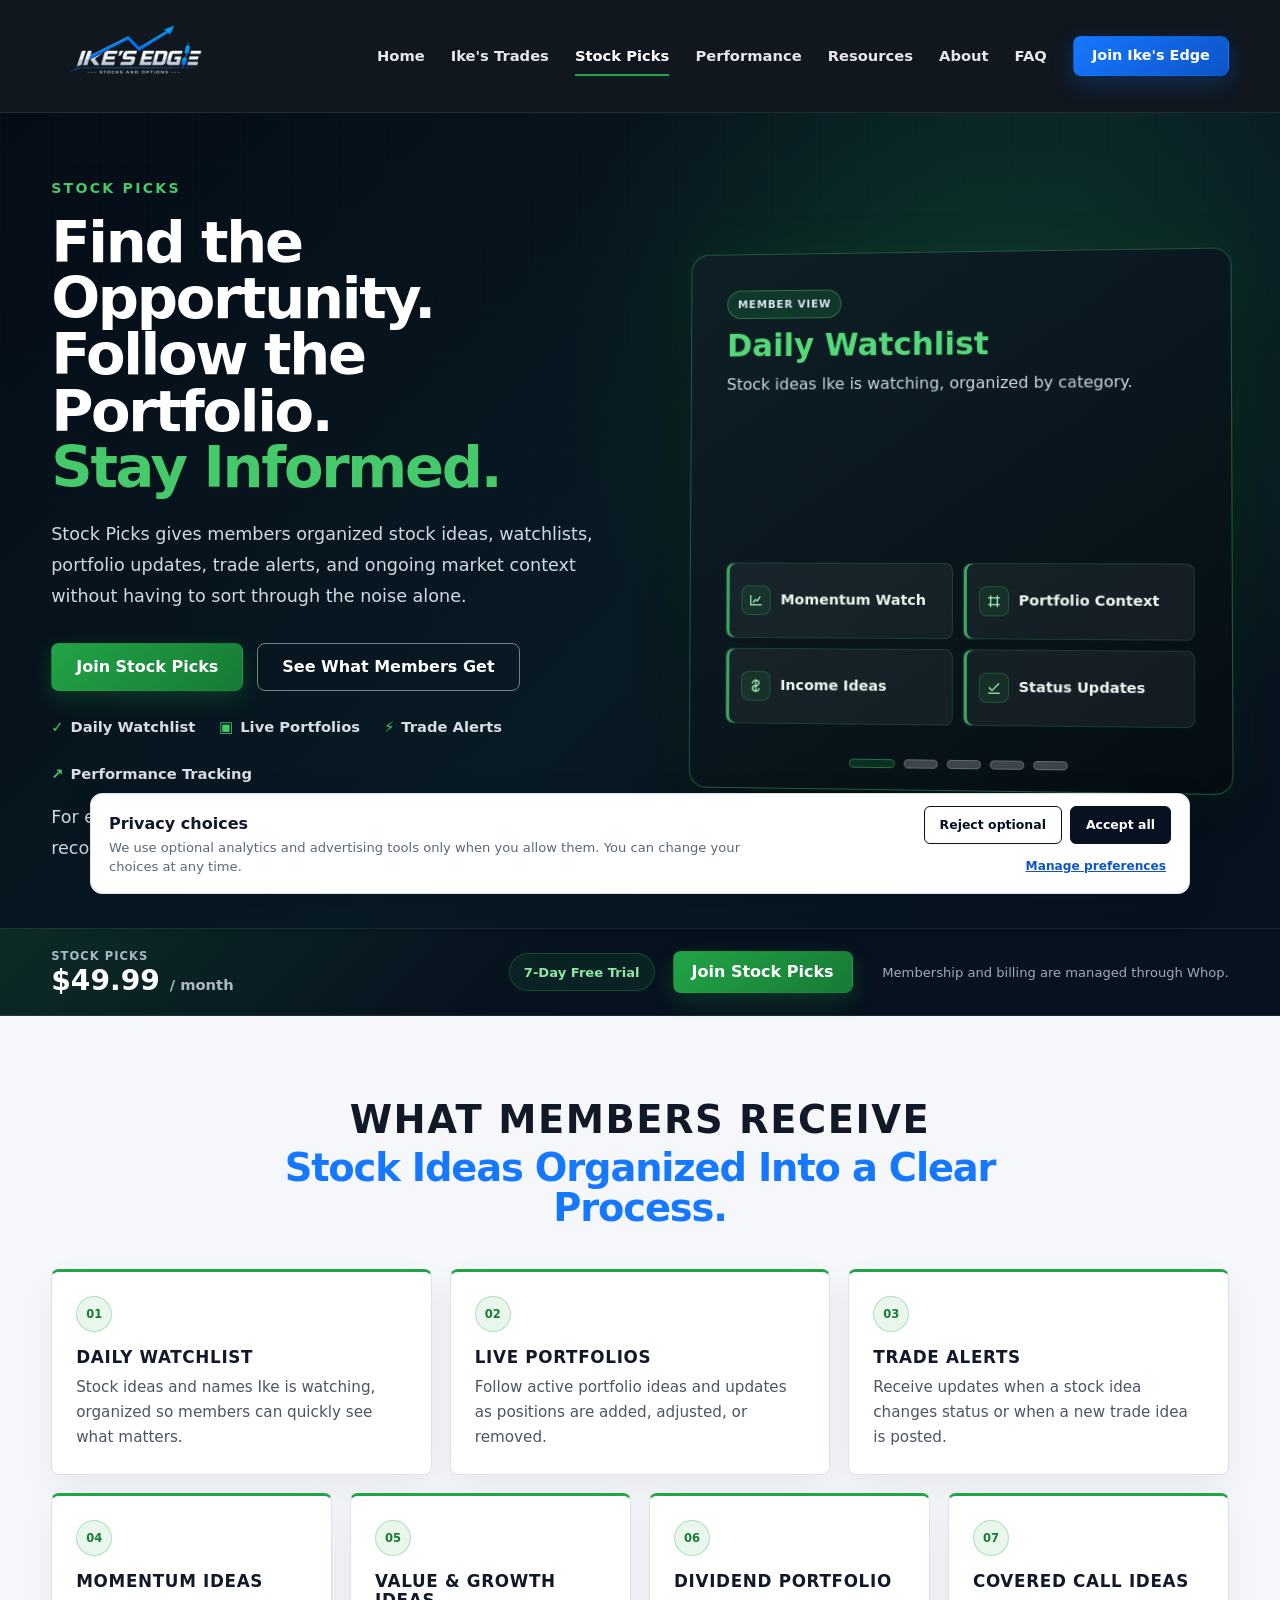
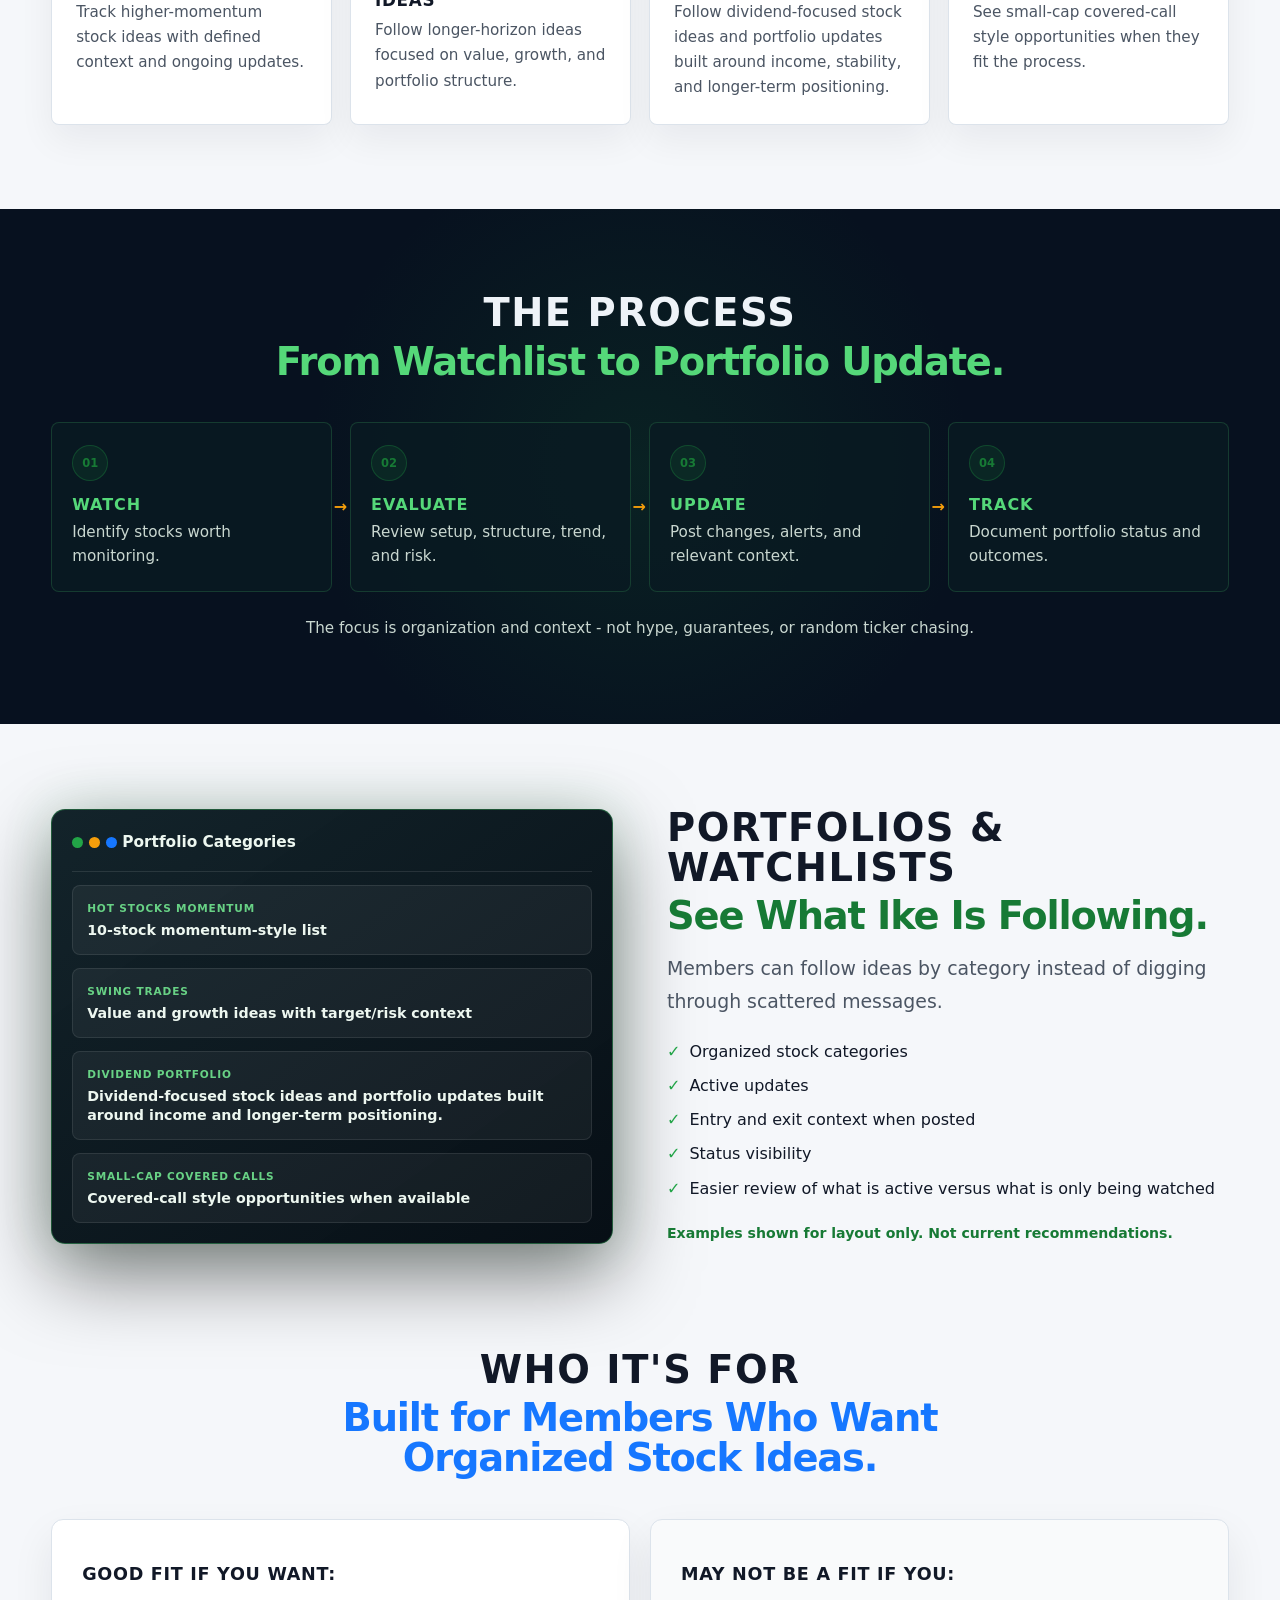
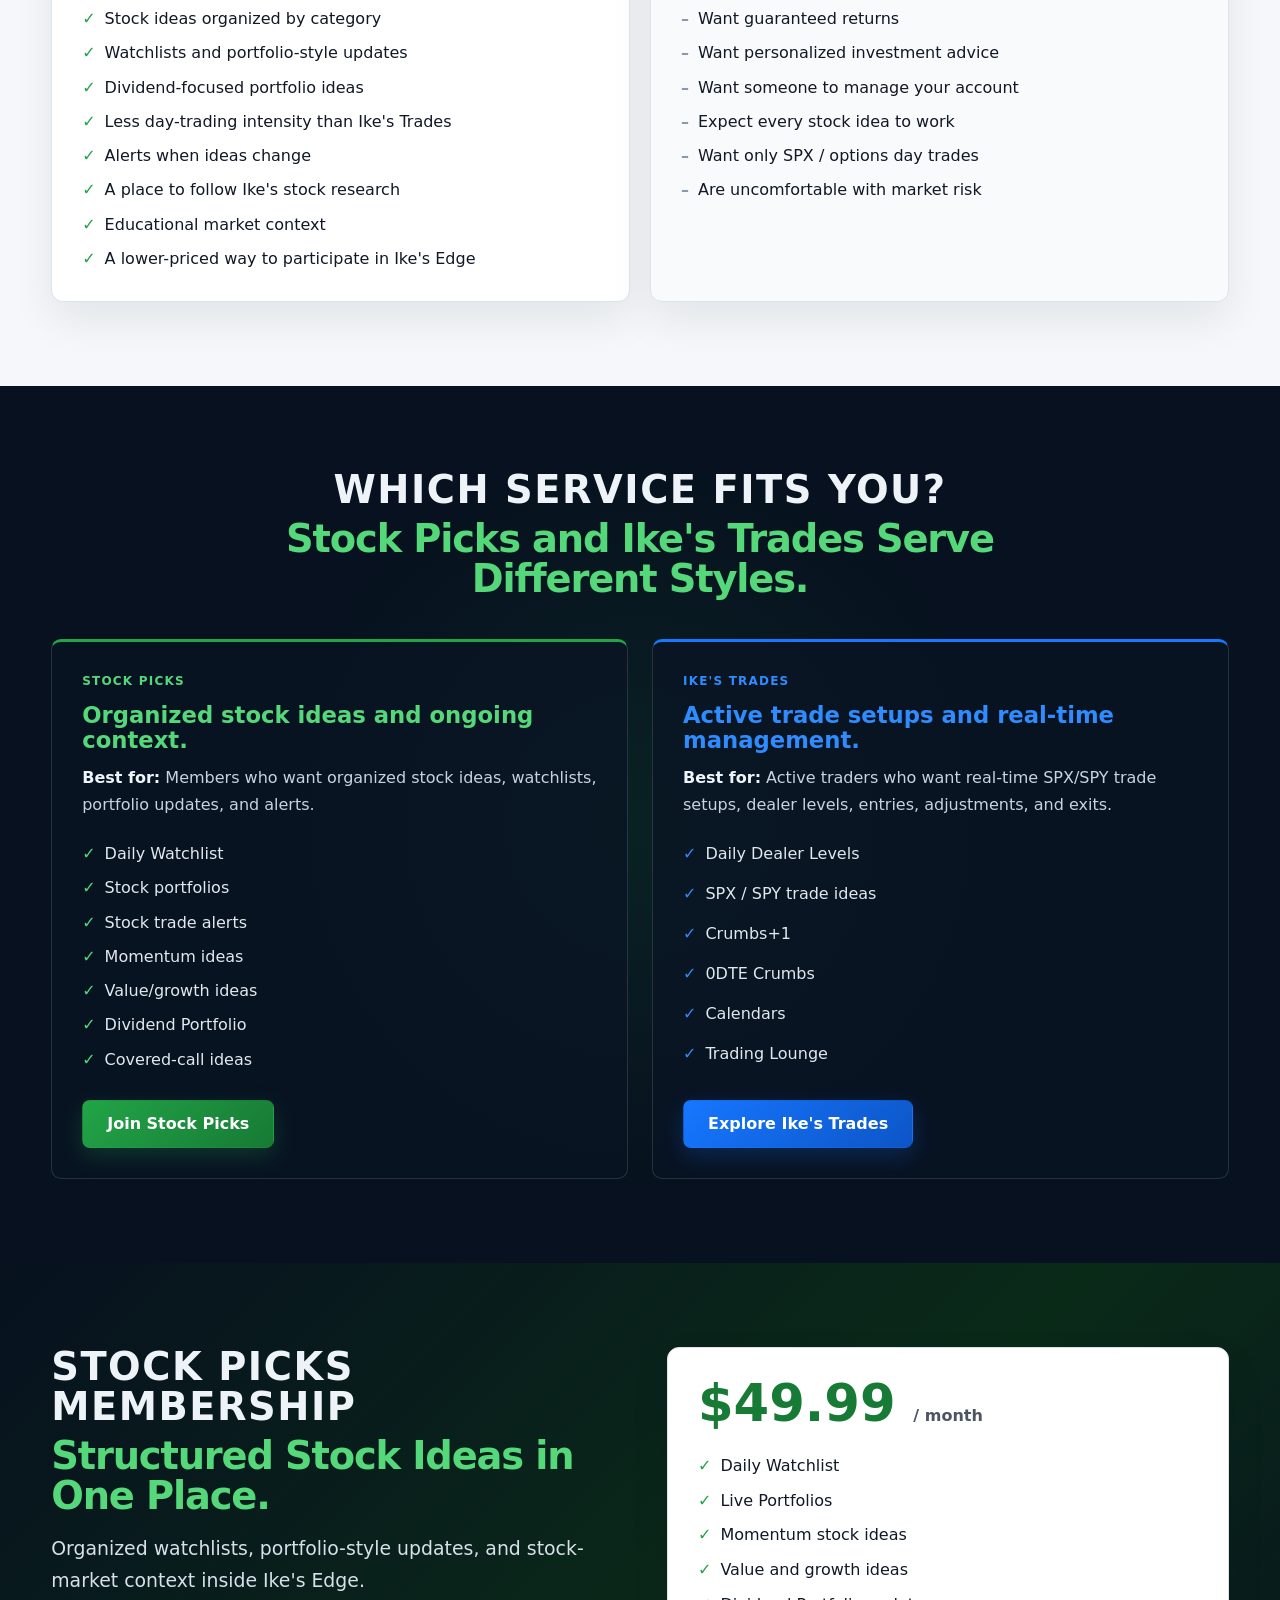
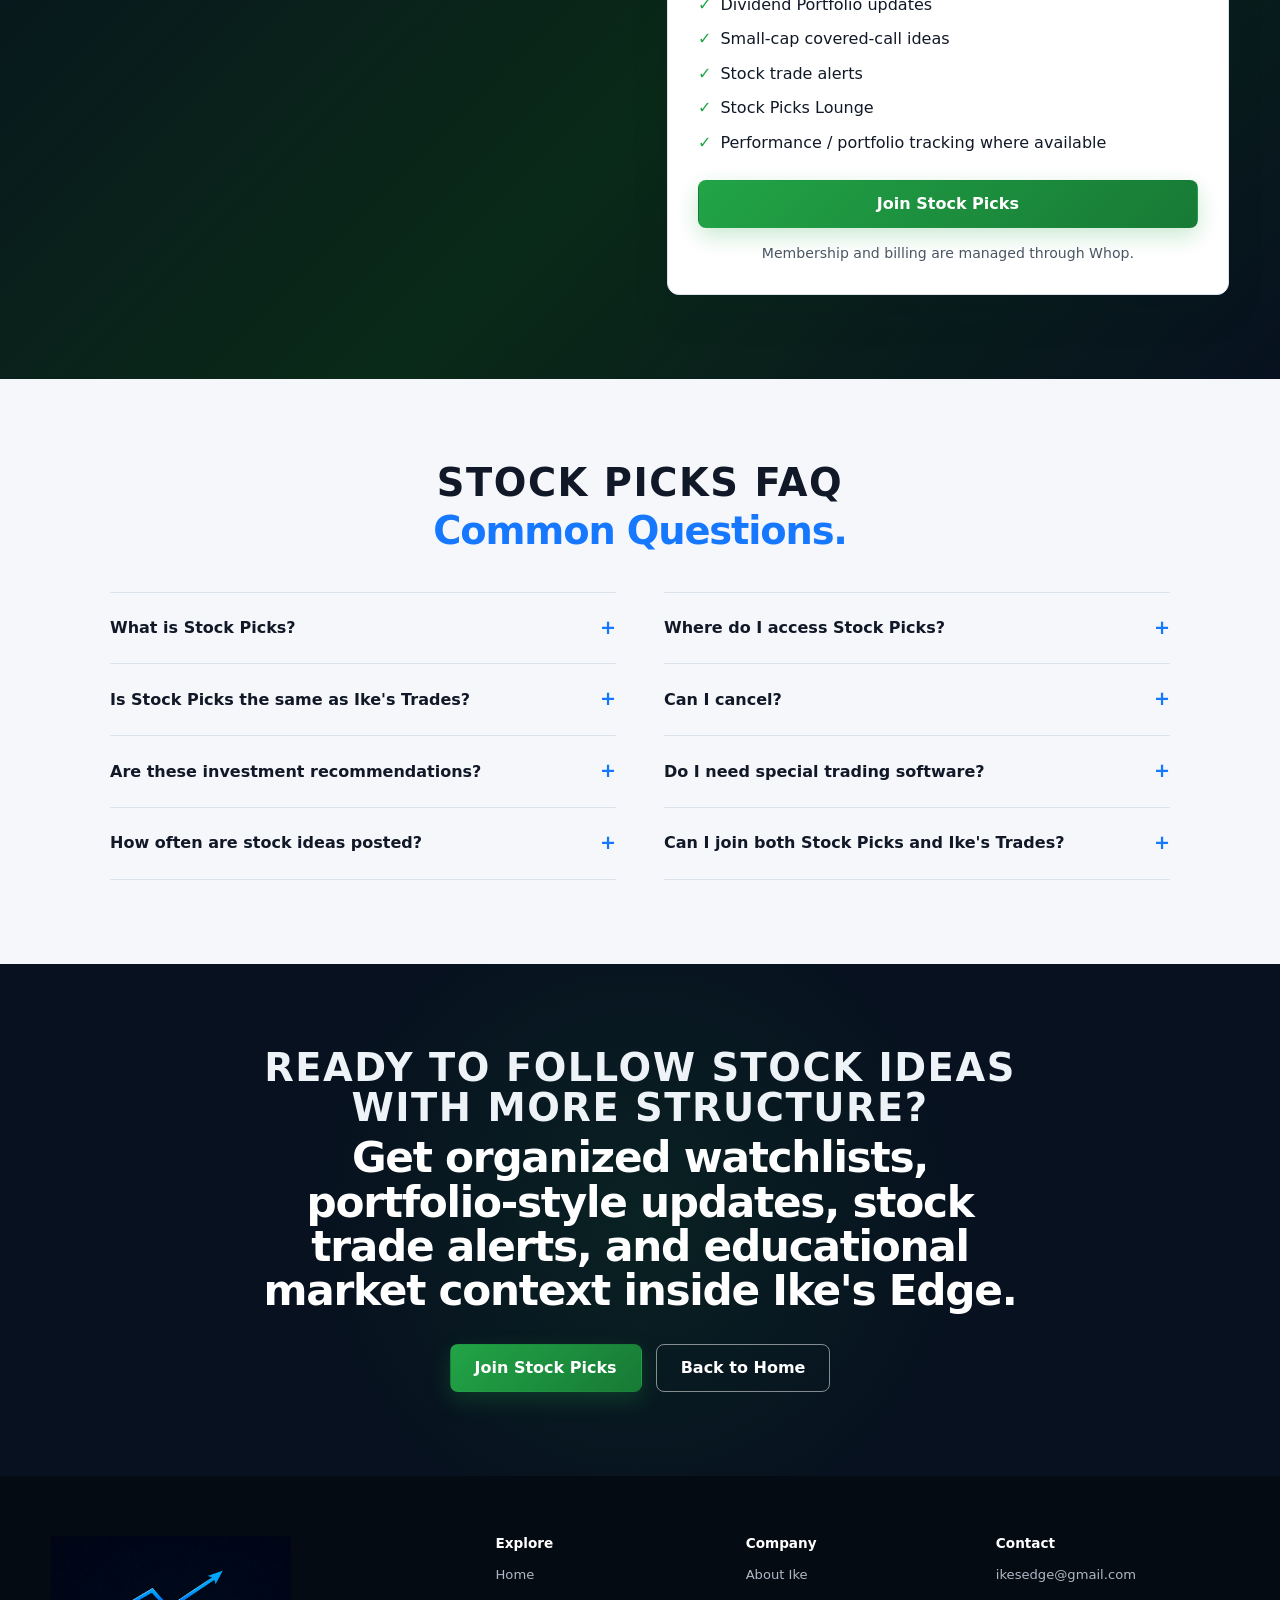
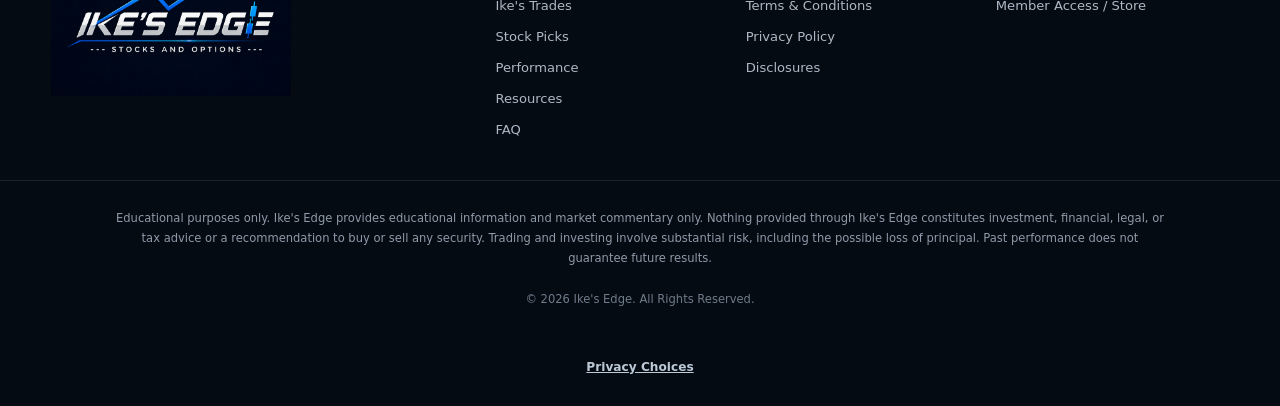
<file: stock-picks.html>
<!DOCTYPE html>
<html lang="en">
<head>
  <script src="/analytics-config.js"></script>
  <script src="/consent.js"></script>
  <meta charset="UTF-8" />
  <meta name="viewport" content="width=device-width, initial-scale=1.0" />
  <title>Stock Picks | Stock Watchlists, Portfolio Updates and Trade Alerts | Ike's Edge</title>
  <meta name="description" content="Stock Picks from Ike's Edge provides educational stock watchlists, portfolio-style updates, trade alerts, market context, and organized stock ideas for members." />
  <link rel="stylesheet" href="styles.css" />
  <script>
    !function(w,d,s,u,n,a,b){if(w[n])return;a=w[n]={q:[],t:+new Date,s:[],o:u,track:function(){a.q.push([+new Date].concat([].slice.call(arguments)))},setScope:function(){a.s=[].slice.call(arguments).filter(function(x){return typeof x==="string"});a.q.push([+new Date,"setScope"].concat(a.s))},scope:function(){var c=[].slice.call(arguments);return{track:function(){a.q.push([+new Date].concat([].slice.call(arguments)).concat([{__scope:c}]))}}}};b=d.createElement(s);b.async=1;b.src=u+"/s.js";d.getElementsByTagName(s)[0].parentNode.insertBefore(b,d.getElementsByTagName(s)[0])}(window,document,"script","https://t.whop.tw","whop");
    whop.setScope("biz_zZty89HEdYFQZf");
    whop.track("page");
  </script>
  <link rel="icon" type="image/png" href="/images/ikes-edge-logo.png" />
</head>

<body class="stock-picks-page">
  <header class="site-header">
    <div class="container header-inner">
      <a href="index.html" class="brand">
        <img src="images/ikes-edge-logo-header.png" alt="Ike's Edge" class="site-logo" />
      </a>
      <button class="mobile-menu-button" id="mobileMenuButton" aria-label="Open navigation" aria-expanded="false">&#9776;</button>
      <nav class="main-nav" id="mainNav">
        <a href="index.html">Home</a>
        <a href="ikes-trades.html">Ike's Trades</a>
        <a href="stock-picks.html" class="nav-current nav-current-green">Stock Picks</a>
        <a href="performance.html">Performance</a>
        <a href="resources.html">Resources</a>
        <a href="index.html#about">About</a>
        <a href="index.html#faq">FAQ</a>
        <a href="https://www.whop.com/ikesedge" class="button button-small" target="_blank" rel="noopener noreferrer">Join Ike's Edge</a>
      </nav>
    </div>
  </header>

  <main>
    <section class="stock-hero" id="top">
      <div class="hero-background"></div>
      <div class="container stock-hero-grid">
        <div class="stock-hero-content">
          <span class="eyebrow">STOCK PICKS</span>
          <h1>Find the Opportunity.<br />Follow the Portfolio.<br /><span>Stay Informed.</span></h1>
          <p>Stock Picks gives members organized stock ideas, watchlists, portfolio updates, trade alerts, and ongoing market context without having to sort through the noise alone.</p>
          <div class="hero-buttons">
            <a href="https://whop.com/joined/ikesedge/products/stockpicks/" class="button button-green" target="_blank" rel="noopener noreferrer">Join Stock Picks</a>
            <a href="#stock-picks-benefits" class="button button-outline">See What Members Get</a>
          </div>
          <div class="hero-trust stock-trust">
            <div><span class="trust-icon">&#10003;</span>Daily Watchlist</div>
            <div><span class="trust-icon">&#9635;</span>Live Portfolios</div>
            <div><span class="trust-icon">&#9889;</span>Trade Alerts</div>
            <div><span class="trust-icon">&#8599;</span>Performance Tracking</div>
          </div>
          <p class="hero-disclaimer">For educational purposes only. Not investment or trade recommendations.</p>
        </div>

        <div class="stock-hero-visual">
          <div
            class="rotating-hero-card stock-rotating-card"
            data-rotating-panels
            data-rotation-interval="4000"
            aria-label="Stock Picks feature previews"
          >
            <div class="rotating-panel-track">
              <article class="rotating-panel is-active" data-panel>
                <div class="panel-copy">
                  <span class="panel-kicker">Member View</span>
                  <h2>Daily Watchlist</h2>
                  <p>Stock ideas Ike is watching, organized by category.</p>
                </div>

                <div class="portfolio-preview-card" aria-label="Watchlist categories">
                  <span>
                    <svg viewBox="0 0 24 24" aria-hidden="true" focusable="false"><path d="M4 19V5" /><path d="M4 19h16" /><path d="M8 15l3-4 3 2 4-6" /></svg>
                    <strong>Momentum Watch</strong>
                  </span>
                  <span>
                    <svg viewBox="0 0 24 24" aria-hidden="true" focusable="false"><path d="M4 7h16" /><path d="M7 4v16" /><path d="M17 4v16" /><path d="M4 17h16" /></svg>
                    <strong>Portfolio Context</strong>
                  </span>
                  <span>
                    <svg viewBox="0 0 24 24" aria-hidden="true" focusable="false"><path d="M12 3v18" /><path d="M7 8c0-2.2 2.2-4 5-4s5 1.8 5 4-2.2 4-5 4-5 1.8-5 4 2.2 4 5 4 5-1.8 5-4" /></svg>
                    <strong>Income Ideas</strong>
                  </span>
                  <span>
                    <svg viewBox="0 0 24 24" aria-hidden="true" focusable="false"><path d="M5 12l4 4L19 6" /><path d="M4 20h16" /></svg>
                    <strong>Status Updates</strong>
                  </span>
                </div>
              </article>

              <article class="rotating-panel" data-panel>
                <div class="panel-copy">
                  <span class="panel-kicker">Momentum</span>
                  <h2>Hot Stocks Momentum</h2>
                  <p>Higher-momentum stock ideas with ongoing context.</p>
                </div>

                <div class="portfolio-preview-card portfolio-preview-card-momentum" aria-label="Momentum idea workflow">
                  <span>
                    <svg viewBox="0 0 24 24" aria-hidden="true" focusable="false"><circle cx="11" cy="11" r="6" /><path d="M16 16l4 4" /></svg>
                    <strong>Watch</strong>
                  </span>
                  <span>
                    <svg viewBox="0 0 24 24" aria-hidden="true" focusable="false"><path d="M5 19V5" /><path d="M5 19h14" /><path d="M8 15l3-5 3 3 4-7" /></svg>
                    <strong>Evaluate</strong>
                  </span>
                  <span>
                    <svg viewBox="0 0 24 24" aria-hidden="true" focusable="false"><path d="M4 6h12" /><path d="M4 12h16" /><path d="M4 18h9" /><path d="M17 15l3 3" /><path d="M20 15l-3 3" /></svg>
                    <strong>Update</strong>
                  </span>
                  <span>
                    <svg viewBox="0 0 24 24" aria-hidden="true" focusable="false"><path d="M4 19V5" /><path d="M4 19h16" /><path d="M8 16l3-3 3 2 5-7" /></svg>
                    <strong>Track</strong>
                  </span>
                </div>
              </article>

              <article class="rotating-panel" data-panel>
                <div class="panel-copy">
                  <span class="panel-kicker">Income Focus</span>
                  <h2>Dividend Portfolio</h2>
                  <p>Dividend-focused ideas and portfolio updates built around income and longer-term positioning.</p>
                </div>

                <div class="portfolio-preview-card portfolio-preview-card-income" aria-label="Dividend portfolio themes">
                  <span>
                    <svg viewBox="0 0 24 24" aria-hidden="true" focusable="false"><path d="M12 3v18" /><path d="M7 8c0-2.2 2.2-4 5-4s5 1.8 5 4-2.2 4-5 4-5 1.8-5 4 2.2 4 5 4 5-1.8 5-4" /></svg>
                    <strong>Income</strong>
                  </span>
                  <span>
                    <svg viewBox="0 0 24 24" aria-hidden="true" focusable="false"><path d="M4 18l6-12 4 8 3-5 3 9" /><path d="M3 18h18" /></svg>
                    <strong>Positioning</strong>
                  </span>
                  <span>
                    <svg viewBox="0 0 24 24" aria-hidden="true" focusable="false"><path d="M4 6h12" /><path d="M4 12h16" /><path d="M4 18h9" /><path d="M17 15l3 3" /><path d="M20 15l-3 3" /></svg>
                    <strong>Updates</strong>
                  </span>
                  <span>
                    <svg viewBox="0 0 24 24" aria-hidden="true" focusable="false"><path d="M5 12h14" /><path d="M13 6l6 6-6 6" /><path d="M5 6v12" /></svg>
                    <strong>Longer Term</strong>
                  </span>
                </div>
              </article>

              <article class="rotating-panel" data-panel>
                <div class="panel-copy">
                  <span class="panel-kicker">Options Income</span>
                  <h2>Small-Cap Covered Calls</h2>
                  <p>Covered-call opportunities when available.</p>
                </div>

                <div class="portfolio-preview-card portfolio-preview-card-covered" aria-label="Covered call process">
                  <span>
                    <svg viewBox="0 0 24 24" aria-hidden="true" focusable="false"><path d="M4 19V5" /><path d="M4 19h16" /><path d="M8 15l3-4 3 2 4-6" /></svg>
                    <strong>Opportunity</strong>
                  </span>
                  <span>
                    <svg viewBox="0 0 24 24" aria-hidden="true" focusable="false"><path d="M12 3v18" /><path d="M7 8c0-2.2 2.2-4 5-4s5 1.8 5 4-2.2 4-5 4-5 1.8-5 4 2.2 4 5 4 5-1.8 5-4" /></svg>
                    <strong>Premium</strong>
                  </span>
                  <span>
                    <svg viewBox="0 0 24 24" aria-hidden="true" focusable="false"><path d="M12 3l8 4v5c0 5-3.4 8.2-8 9-4.6-.8-8-4-8-9V7z" /><path d="M9 12l2 2 4-5" /></svg>
                    <strong>Risk Context</strong>
                  </span>
                  <span>
                    <svg viewBox="0 0 24 24" aria-hidden="true" focusable="false"><circle cx="12" cy="12" r="8" /><path d="M12 8v4l3 2" /></svg>
                    <strong>Availability</strong>
                  </span>
                </div>
              </article>

              <article class="rotating-panel trial-preview-panel stock-trial-preview-panel" data-panel>
                <div class="panel-copy">
                  <span class="panel-kicker">7-Day Free Trial</span>
                  <h2>7 Days Inside<br /><span>Stock Picks</span></h2>
                  <p>See the watchlists, portfolio updates, stock alerts, and member resources for yourself.</p>
                </div>

                <div class="trial-panel-card">
                  <img
                    src="images/ikes-edge-logo.png"
                    alt=""
                    class="trial-panel-watermark"
                    aria-hidden="true"
                  />

                  <div class="trial-feature-grid">
                    <article class="trial-feature-tile">
                      <span class="trial-feature-icon" aria-hidden="true">
                        <svg viewBox="0 0 24 24" focusable="false"><path d="M4 6h16" /><path d="M4 12h16" /><path d="M4 18h10" /><path d="M17 15l3 3" /><path d="M20 15l-3 3" /></svg>
                      </span>
                      <div>
                        <strong>Daily Watchlist</strong>
                        <p>Start with organized stock ideas Ike is watching.</p>
                      </div>
                    </article>

                    <article class="trial-feature-tile">
                      <span class="trial-feature-icon" aria-hidden="true">
                        <svg viewBox="0 0 24 24" focusable="false"><path d="M12 4c-2.8 0-5 2.2-5 5v3.4L5.5 15h13L17 12.4V9c0-2.8-2.2-5-5-5z" /><path d="M10 18h4" /><path d="M13 2l-2 4" /></svg>
                      </span>
                      <div>
                        <strong>Stock Alerts</strong>
                        <p>Get updates when an idea changes status.</p>
                      </div>
                    </article>

                    <article class="trial-feature-tile">
                      <span class="trial-feature-icon" aria-hidden="true">
                        <svg viewBox="0 0 24 24" focusable="false"><path d="M4 19V5" /><path d="M4 19h16" /><path d="M8 15l3-4 3 2 4-6" /></svg>
                      </span>
                      <div>
                        <strong>Portfolio Updates</strong>
                        <p>Follow active stock categories and context.</p>
                      </div>
                    </article>

                    <article class="trial-feature-tile">
                      <span class="trial-feature-icon" aria-hidden="true">
                        <svg viewBox="0 0 24 24" focusable="false"><path d="M3 7h7l2 2h9v10H3z" /><path d="M3 7v12" /><path d="M7 13h10" /></svg>
                      </span>
                      <div>
                        <strong>Resource Library</strong>
                        <p>Use guides and education at your fingertips.</p>
                      </div>
                    </article>
                  </div>

                  <a
                    href="https://whop.com/joined/ikesedge/products/stockpicks/"
                    class="trial-panel-cta"
                    target="_blank"
                    rel="noopener noreferrer"
                    aria-label="Start Stock Picks free trial on Whop"
                  >
                    Start Free Trial &rarr;
                  </a>
                </div>
              </article>
            </div>

            <div class="rotating-panel-indicators" aria-label="Select Stock Picks feature">
              <button type="button" class="is-active" data-panel-indicator aria-label="Show Daily Watchlist"></button>
              <button type="button" data-panel-indicator aria-label="Show Hot Stocks Momentum"></button>
              <button type="button" data-panel-indicator aria-label="Show Dividend Portfolio"></button>
              <button type="button" data-panel-indicator aria-label="Show Small-Cap Covered Calls"></button>
              <button type="button" data-panel-indicator aria-label="Show 7-day free trial"></button>
            </div>
          </div>
        </div>
      </div>
    </section>

    <section class="early-pricing-strip early-pricing-strip-green" aria-label="Stock Picks pricing">
      <div class="container early-pricing-inner">
        <div>
          <span class="early-pricing-label">Stock Picks</span>
          <strong>$49.99 <span>/ month</span></strong>
        </div>

        <div class="early-pricing-trial">7-Day Free Trial</div>

        <a
          href="https://whop.com/joined/ikesedge/products/stockpicks/"
          class="button button-green"
          target="_blank"
          rel="noopener noreferrer"
        >
          Join Stock Picks
        </a>

        <p>Membership and billing are managed through Whop.</p>
      </div>
    </section>

    <section class="section section-light" id="stock-picks-benefits">
      <div class="container">
        <div class="section-heading section-heading-pair">
          <span class="eyebrow">WHAT MEMBERS RECEIVE</span>
          <h2>Stock Ideas Organized Into a Clear Process.</h2>
        </div>
        <div class="stock-benefit-grid">
          <article class="stock-benefit-card"><span>01</span><h3>Daily Watchlist</h3><p>Stock ideas and names Ike is watching, organized so members can quickly see what matters.</p></article>
          <article class="stock-benefit-card"><span>02</span><h3>Live Portfolios</h3><p>Follow active portfolio ideas and updates as positions are added, adjusted, or removed.</p></article>
          <article class="stock-benefit-card"><span>03</span><h3>Trade Alerts</h3><p>Receive updates when a stock idea changes status or when a new trade idea is posted.</p></article>
          <article class="stock-benefit-card"><span>04</span><h3>Momentum Ideas</h3><p>Track higher-momentum stock ideas with defined context and ongoing updates.</p></article>
          <article class="stock-benefit-card"><span>05</span><h3>Value &amp; Growth Ideas</h3><p>Follow longer-horizon ideas focused on value, growth, and portfolio structure.</p></article>
          <article class="stock-benefit-card"><span>06</span><h3>Dividend Portfolio</h3><p>Follow dividend-focused stock ideas and portfolio updates built around income, stability, and longer-term positioning.</p></article>
          <article class="stock-benefit-card"><span>07</span><h3>Covered Call Ideas</h3><p>See small-cap covered-call style opportunities when they fit the process.</p></article>
        </div>
      </div>
    </section>

    <section class="section stock-process-section">
      <div class="container">
        <div class="section-heading section-heading-pair section-heading-pair-dark">
          <span class="eyebrow">THE PROCESS</span>
          <h2>From Watchlist to Portfolio Update.</h2>
        </div>
        <div class="stock-flow">
          <article><span>01</span><h3>Watch</h3><p>Identify stocks worth monitoring.</p></article>
          <article><span>02</span><h3>Evaluate</h3><p>Review setup, structure, trend, and risk.</p></article>
          <article><span>03</span><h3>Update</h3><p>Post changes, alerts, and relevant context.</p></article>
          <article><span>04</span><h3>Track</h3><p>Document portfolio status and outcomes.</p></article>
        </div>
        <p class="stock-dark-note">The focus is organization and context - not hype, guarantees, or random ticker chasing.</p>
      </div>
    </section>

    <section class="section section-light">
      <div class="container stock-portfolio-grid">
        <div class="portfolio-mockup" aria-label="Example portfolio categories">
          <div class="portfolio-mockup-header"><span></span><strong>Portfolio Categories</strong></div>
          <div class="portfolio-bucket"><small>HOT STOCKS MOMENTUM</small><strong>10-stock momentum-style list</strong></div>
          <div class="portfolio-bucket"><small>SWING TRADES</small><strong>Value and growth ideas with target/risk context</strong></div>
          <div class="portfolio-bucket"><small>DIVIDEND PORTFOLIO</small><strong>Dividend-focused stock ideas and portfolio updates built around income and longer-term positioning.</strong></div>
          <div class="portfolio-bucket"><small>SMALL-CAP COVERED CALLS</small><strong>Covered-call style opportunities when available</strong></div>
        </div>
        <div class="stock-copy section-heading-pair section-heading-pair-inline">
          <span class="eyebrow">PORTFOLIOS &amp; WATCHLISTS</span>
          <h2>See What Ike Is Following.</h2>
          <p>Members can follow ideas by category instead of digging through scattered messages.</p>
          <ul class="stock-check-list">
            <li>Organized stock categories</li><li>Active updates</li><li>Entry and exit context when posted</li><li>Status visibility</li><li>Easier review of what is active versus what is only being watched</li>
          </ul>
          <p class="stock-note">Examples shown for layout only. Not current recommendations.</p>
        </div>
      </div>
    </section>

    <section class="section section-light stock-fit-section">
      <div class="container">
        <div class="section-heading section-heading-pair"><span class="eyebrow">WHO IT'S FOR</span><h2>Built for Members Who Want Organized Stock Ideas.</h2></div>
        <div class="fit-grid">
          <article class="fit-card stock-fit-card"><h3>Good Fit If You Want:</h3><ul class="stock-check-list"><li>Stock ideas organized by category</li><li>Watchlists and portfolio-style updates</li><li>Dividend-focused portfolio ideas</li><li>Less day-trading intensity than Ike's Trades</li><li>Alerts when ideas change</li><li>A place to follow Ike's stock research</li><li>Educational market context</li><li>A lower-priced way to participate in Ike's Edge</li></ul></article>
          <article class="fit-card fit-card-muted stock-fit-card"><h3>May Not Be a Fit If You:</h3><ul class="stock-check-list stock-caution-list"><li>Want guaranteed returns</li><li>Want personalized investment advice</li><li>Want someone to manage your account</li><li>Expect every stock idea to work</li><li>Want only SPX / options day trades</li><li>Are uncomfortable with market risk</li></ul></article>
        </div>
      </div>
    </section>

    <section class="section stock-compare-section">
      <div class="container">
        <div class="section-heading section-heading-pair section-heading-pair-dark"><span class="eyebrow">WHICH SERVICE FITS YOU?</span><h2>Stock Picks and Ike's Trades Serve Different Styles.</h2></div>
        <div class="stock-comparison-grid">
          <article class="comparison-card comparison-stock"><span class="comparison-label">STOCK PICKS</span><h3>Organized stock ideas and ongoing context.</h3><p><strong>Best for:</strong> Members who want organized stock ideas, watchlists, portfolio updates, and alerts.</p><ul class="stock-check-list"><li>Daily Watchlist</li><li>Stock portfolios</li><li>Stock trade alerts</li><li>Momentum ideas</li><li>Value/growth ideas</li><li>Dividend Portfolio</li><li>Covered-call ideas</li></ul><a href="https://whop.com/joined/ikesedge/products/stockpicks/" class="button button-green" target="_blank" rel="noopener noreferrer">Join Stock Picks</a></article>
          <article class="comparison-card comparison-trades"><span class="comparison-label">IKE'S TRADES</span><h3>Active trade setups and real-time management.</h3><p><strong>Best for:</strong> Active traders who want real-time SPX/SPY trade setups, dealer levels, entries, adjustments, and exits.</p><ul class="stock-check-list"><li>Daily Dealer Levels</li><li>SPX / SPY trade ideas</li><li>Crumbs+1</li><li>0DTE Crumbs</li><li>Calendars</li><li>Trading Lounge</li></ul><a href="ikes-trades.html" class="button">Explore Ike's Trades</a></article>
        </div>
      </div>
    </section>

    <section class="section stock-pricing-section" id="membership">
      <div class="container pricing-grid">
        <div class="section-heading-pair section-heading-pair-dark section-heading-pair-inline cta-heading"><span class="eyebrow">STOCK PICKS MEMBERSHIP</span><h2>Structured Stock Ideas in One Place.</h2><p>Organized watchlists, portfolio-style updates, and stock-market context inside Ike's Edge.</p></div>
        <article class="pricing-card stock-pricing-card"><div class="pricing-price">$49.99 <span>/ month</span></div><ul class="pricing-list stock-pricing-list"><li>Daily Watchlist</li><li>Live Portfolios</li><li>Momentum stock ideas</li><li>Value and growth ideas</li><li>Dividend Portfolio updates</li><li>Small-cap covered-call ideas</li><li>Stock trade alerts</li><li>Stock Picks Lounge</li><li>Performance / portfolio tracking where available</li></ul><a href="https://whop.com/joined/ikesedge/products/stockpicks/" class="button button-green pricing-button" target="_blank" rel="noopener noreferrer">Join Stock Picks</a><p>Membership and billing are managed through Whop.</p></article>
      </div>
    </section>

    <section class="section section-light" id="stock-picks-faq">
      <div class="container faq-container"><div class="section-heading section-heading-pair"><span class="eyebrow">STOCK PICKS FAQ</span><h2>Common Questions.</h2></div>
        <div class="faq-columns">
          <div class="faq-list">
            <div class="faq-item"><button class="faq-question">What is Stock Picks?<span>+</span></button><div class="faq-answer"><p>Stock Picks is Ike's Edge's stock-focused membership with watchlists, portfolio-style updates, trade alerts, and educational market context.</p></div></div>
            <div class="faq-item"><button class="faq-question">Is Stock Picks the same as Ike's Trades?<span>+</span></button><div class="faq-answer"><p>No. Stock Picks focuses on stock ideas and portfolio-style updates. Ike's Trades is more focused on active SPX/SPY trading, Daily Dealer Levels, and real-time trade management.</p></div></div>
            <div class="faq-item"><button class="faq-question">Are these investment recommendations?<span>+</span></button><div class="faq-answer"><p>No. Stock Picks is educational market commentary and trade idea discussion only. Members are responsible for their own decisions.</p></div></div>
            <div class="faq-item"><button class="faq-question">How often are stock ideas posted?<span>+</span></button><div class="faq-answer"><p>Updates depend on market conditions and available setups. The focus is quality and context, not forcing ideas every day.</p></div></div>
          </div>
          <div class="faq-list">
            <div class="faq-item"><button class="faq-question">Where do I access Stock Picks?<span>+</span></button><div class="faq-answer"><p>Membership access is delivered through Whop, including the Stock Picks community and related content areas.</p></div></div>
            <div class="faq-item"><button class="faq-question">Can I cancel?<span>+</span></button><div class="faq-answer"><p>Membership and billing are managed through Whop and are subject to the membership terms shown at checkout.</p></div></div>
            <div class="faq-item"><button class="faq-question">Do I need special trading software?<span>+</span></button><div class="faq-answer"><p>No specific platform is required to read the stock ideas and updates, though members should use their own brokerage and research tools before making decisions.</p></div></div>
            <div class="faq-item"><button class="faq-question">Can I join both Stock Picks and Ike's Trades?<span>+</span></button><div class="faq-answer"><p>Yes. Stock Picks and Ike's Trades are separate memberships designed for different styles. Members may join one or both depending on how they trade.</p></div></div>
          </div>
        </div>
      </div>
    </section>

    <section class="section stock-final-cta"><div class="container section-heading section-heading-pair section-heading-pair-dark"><span class="eyebrow">READY TO FOLLOW STOCK IDEAS WITH MORE STRUCTURE?</span><h2>Get organized watchlists, portfolio-style updates, stock trade alerts, and educational market context inside Ike's Edge.</h2><div class="hero-buttons stock-final-buttons"><a href="https://whop.com/joined/ikesedge/products/stockpicks/" class="button button-green" target="_blank" rel="noopener noreferrer">Join Stock Picks</a><a href="index.html" class="button button-outline-light">Back to Home</a></div></div></section>
  </main>

  <footer class="site-footer"><div class="container footer-grid"><div class="footer-brand"><a href="index.html" class="footer-logo-link" aria-label="Ike's Edge home"><img src="images/ikes-edge-logo.png" alt="Ike's Edge" class="site-logo site-logo-footer" /></a></div><div class="footer-links"><h4>Explore</h4><a href="index.html">Home</a><a href="ikes-trades.html">Ike's Trades</a><a href="stock-picks.html">Stock Picks</a><a href="performance.html">Performance</a><a href="resources.html">Resources</a><a href="#stock-picks-faq">FAQ</a></div><div class="footer-links"><h4>Company</h4><a href="index.html#about">About Ike</a><a href="terms.html">Terms &amp; Conditions</a><a href="privacy.html">Privacy Policy</a><a href="disclosures.html">Disclosures</a></div><div class="footer-links"><h4>Contact</h4><a href="mailto:ikesedge@gmail.com">ikesedge@gmail.com</a><a href="https://www.whop.com/ikesedge" target="_blank" rel="noopener noreferrer">Member Access / Store</a></div></div><div class="container footer-disclaimer"><p>Educational purposes only. Ike's Edge provides educational information and market commentary only. Nothing provided through Ike's Edge constitutes investment, financial, legal, or tax advice or a recommendation to buy or sell any security. Trading and investing involve substantial risk, including the possible loss of principal. Past performance does not guarantee future results.</p></div><div class="container footer-bottom"><span>&copy; 2026 Ike's Edge. All Rights Reserved.</span></div></footer>
  <script src="script.js"></script>
</body>
</html>
</file>
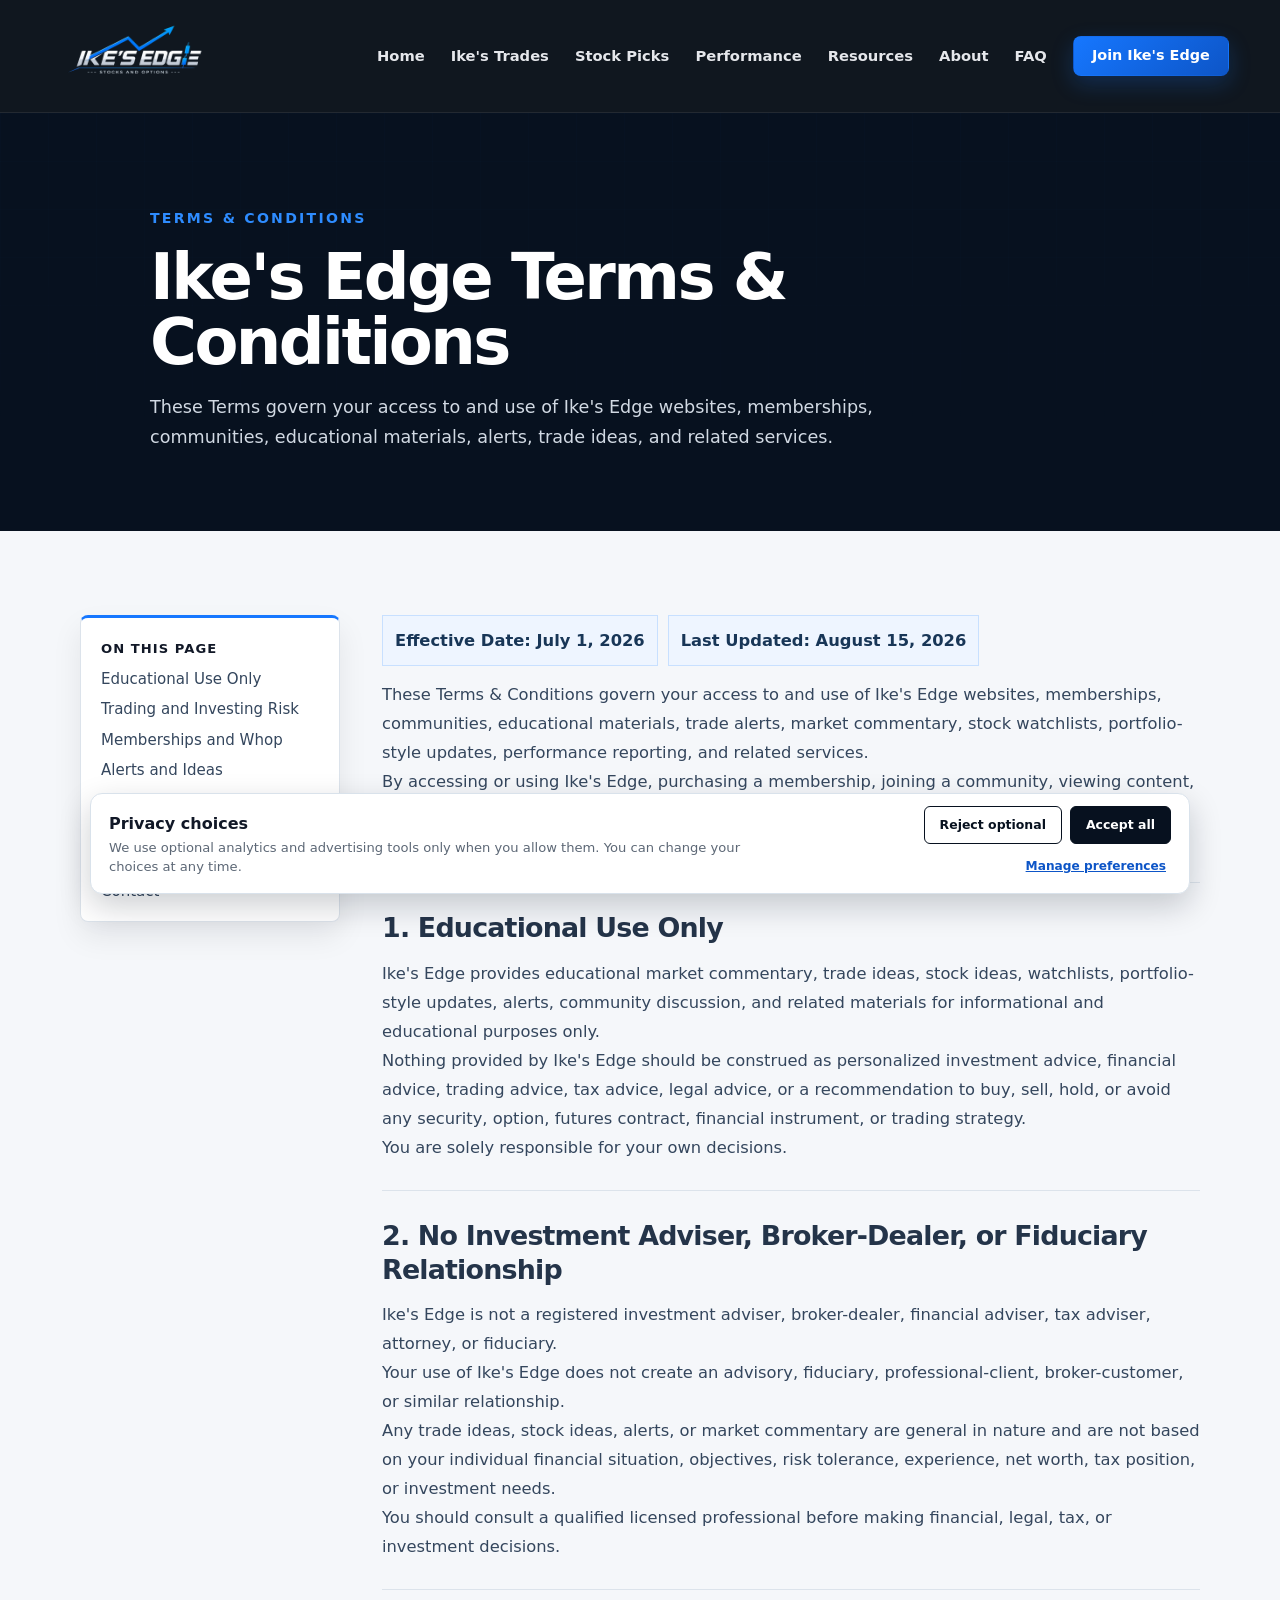
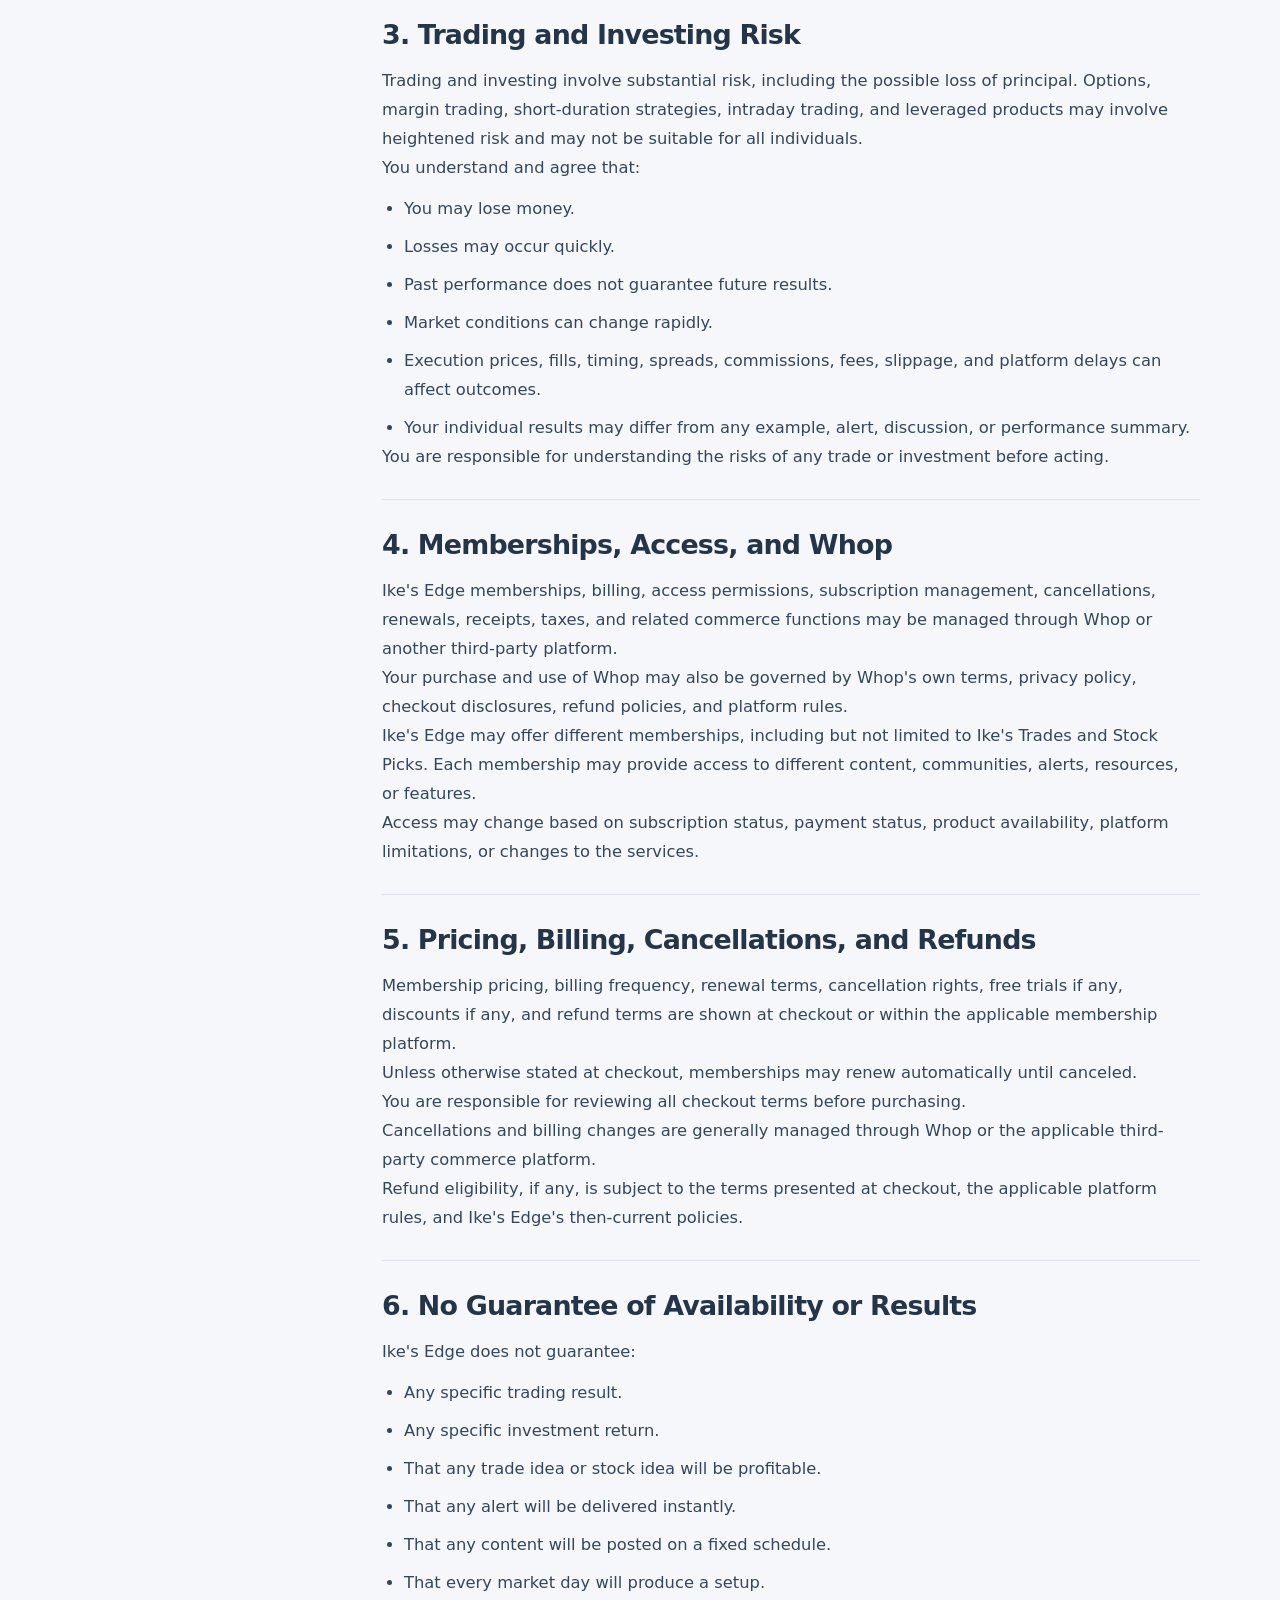
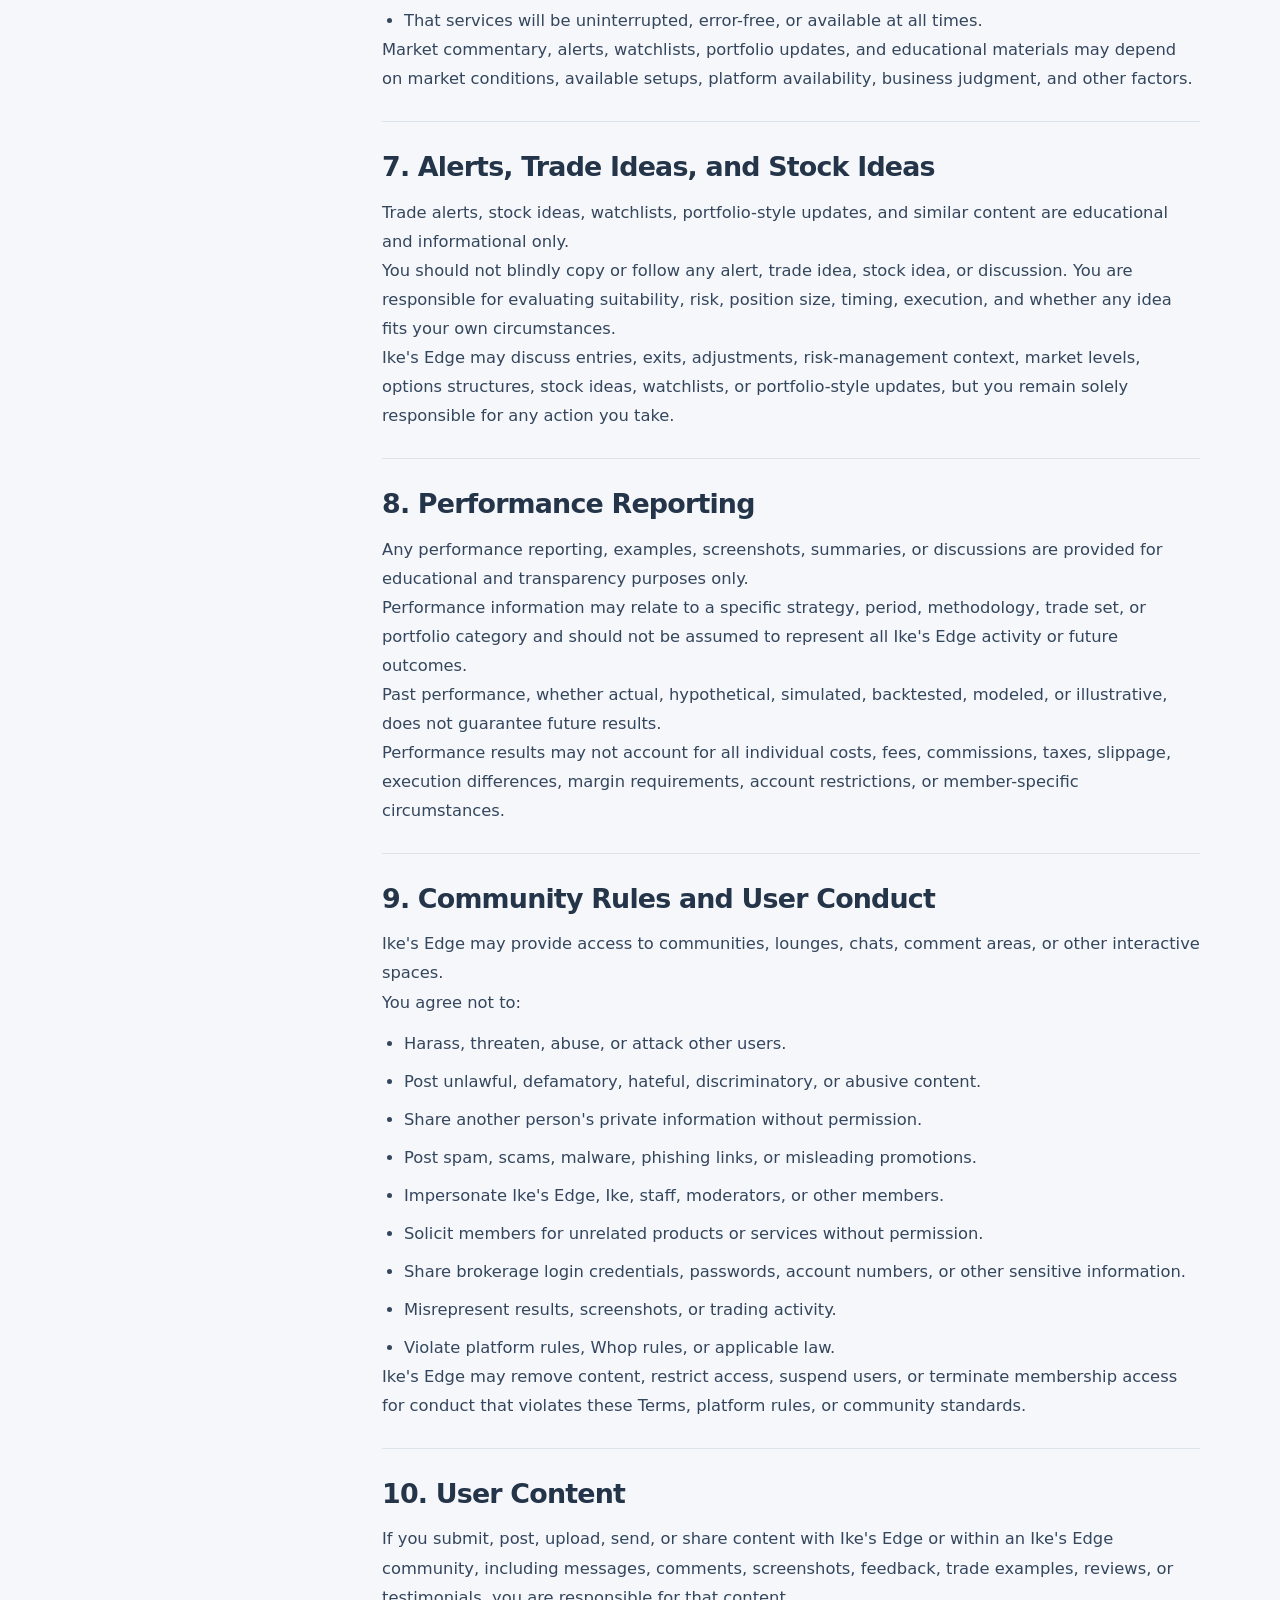
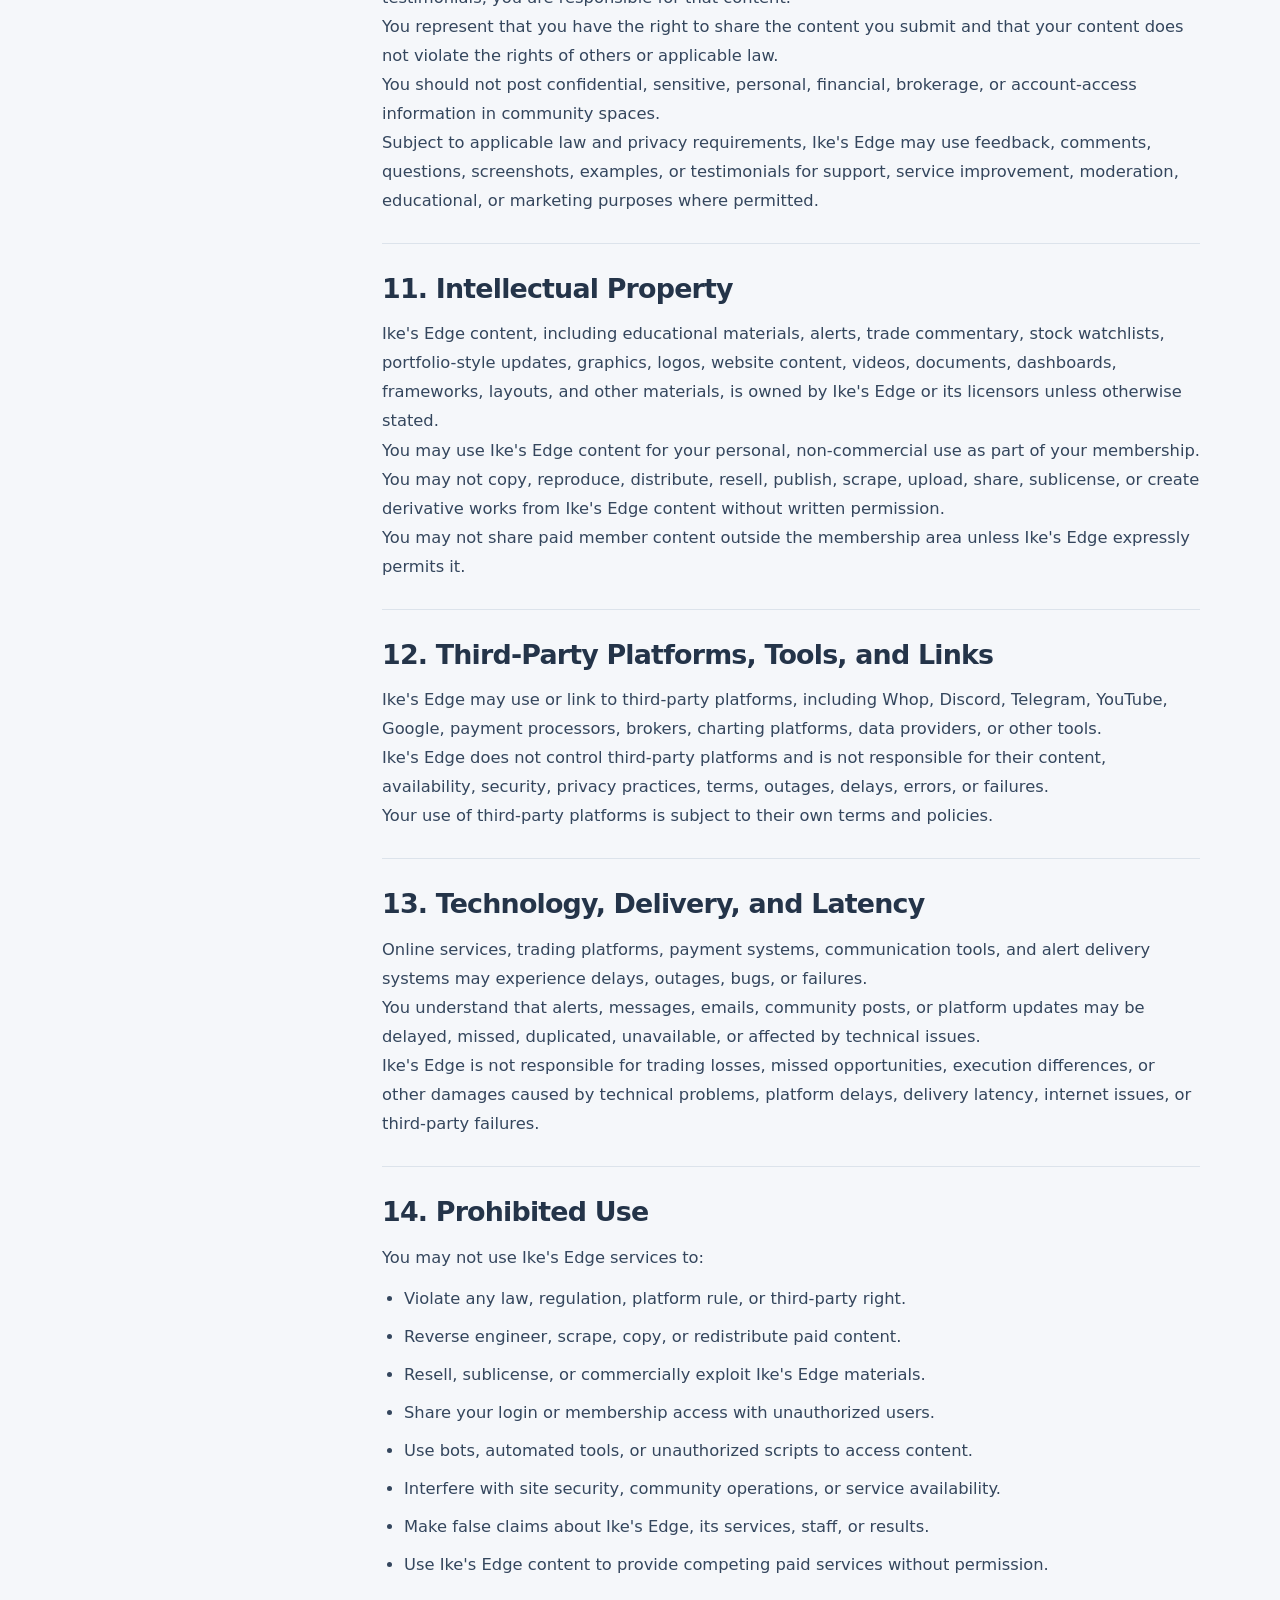
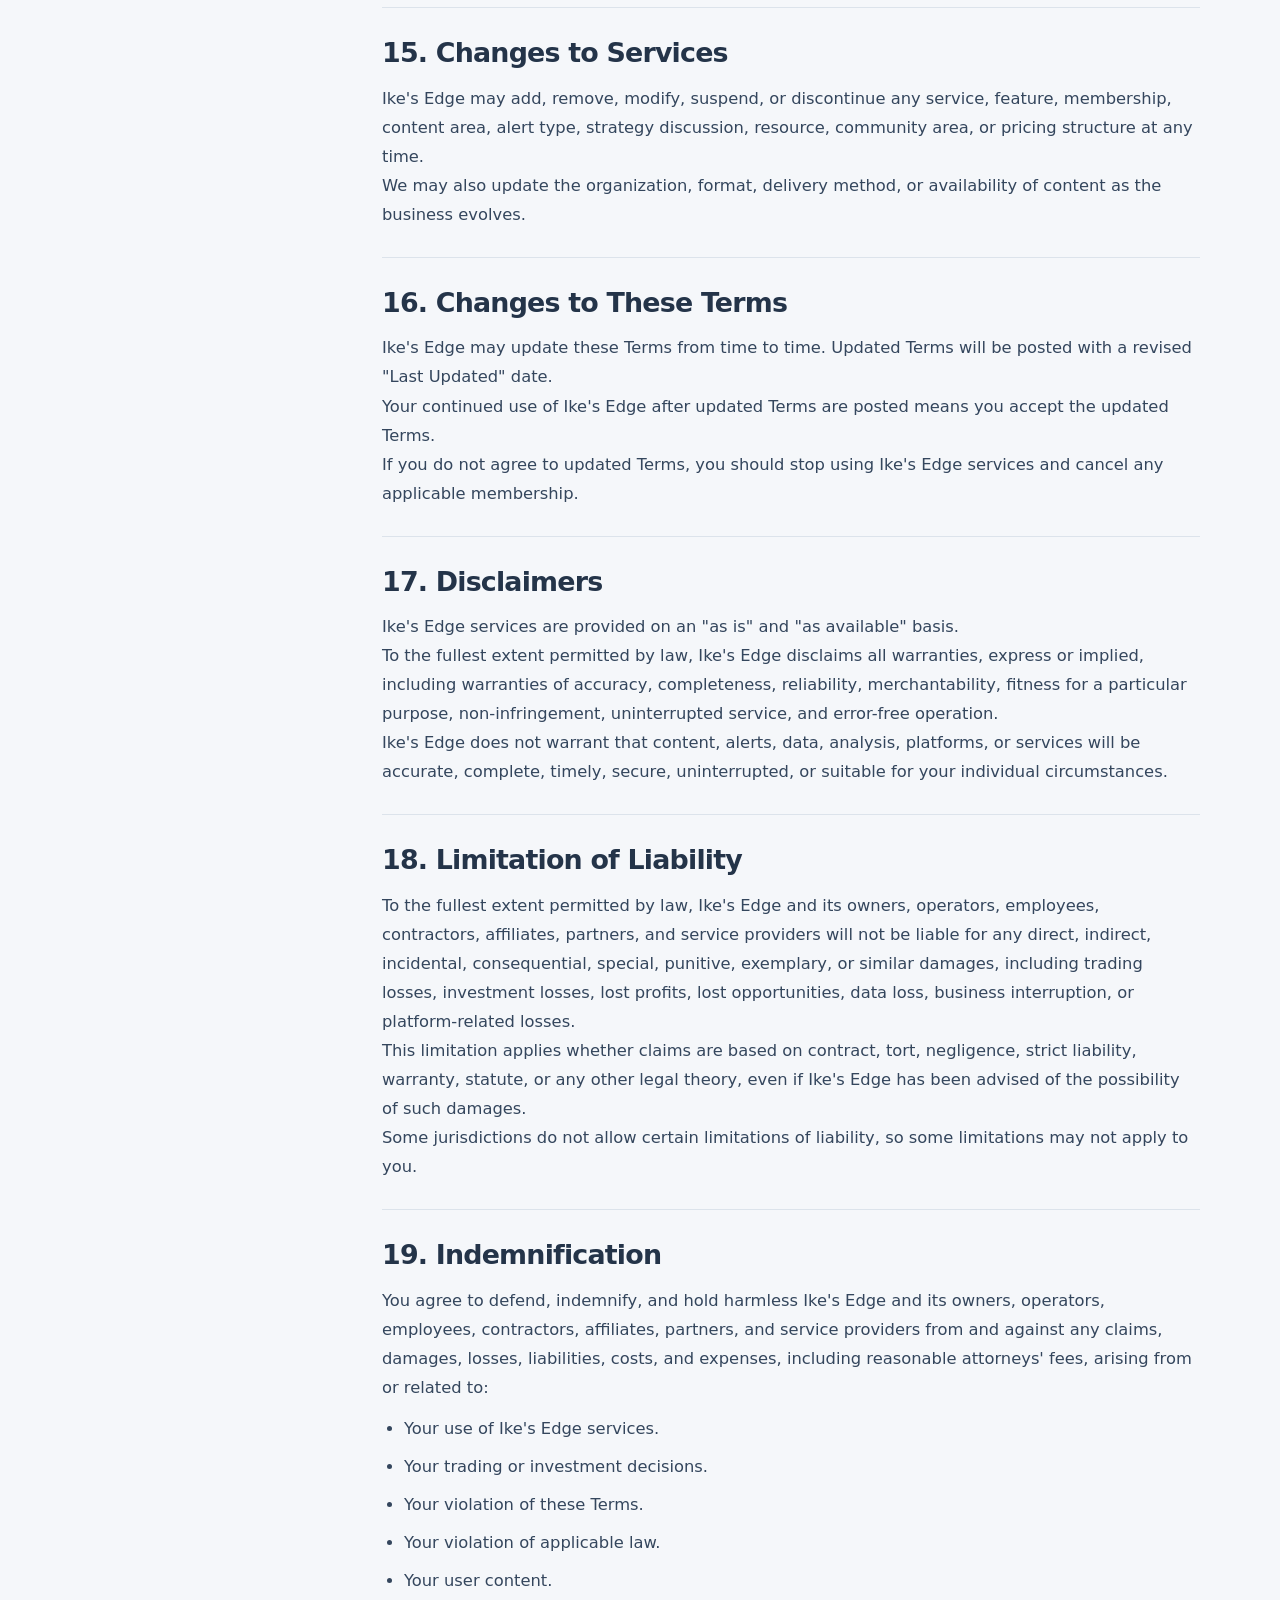
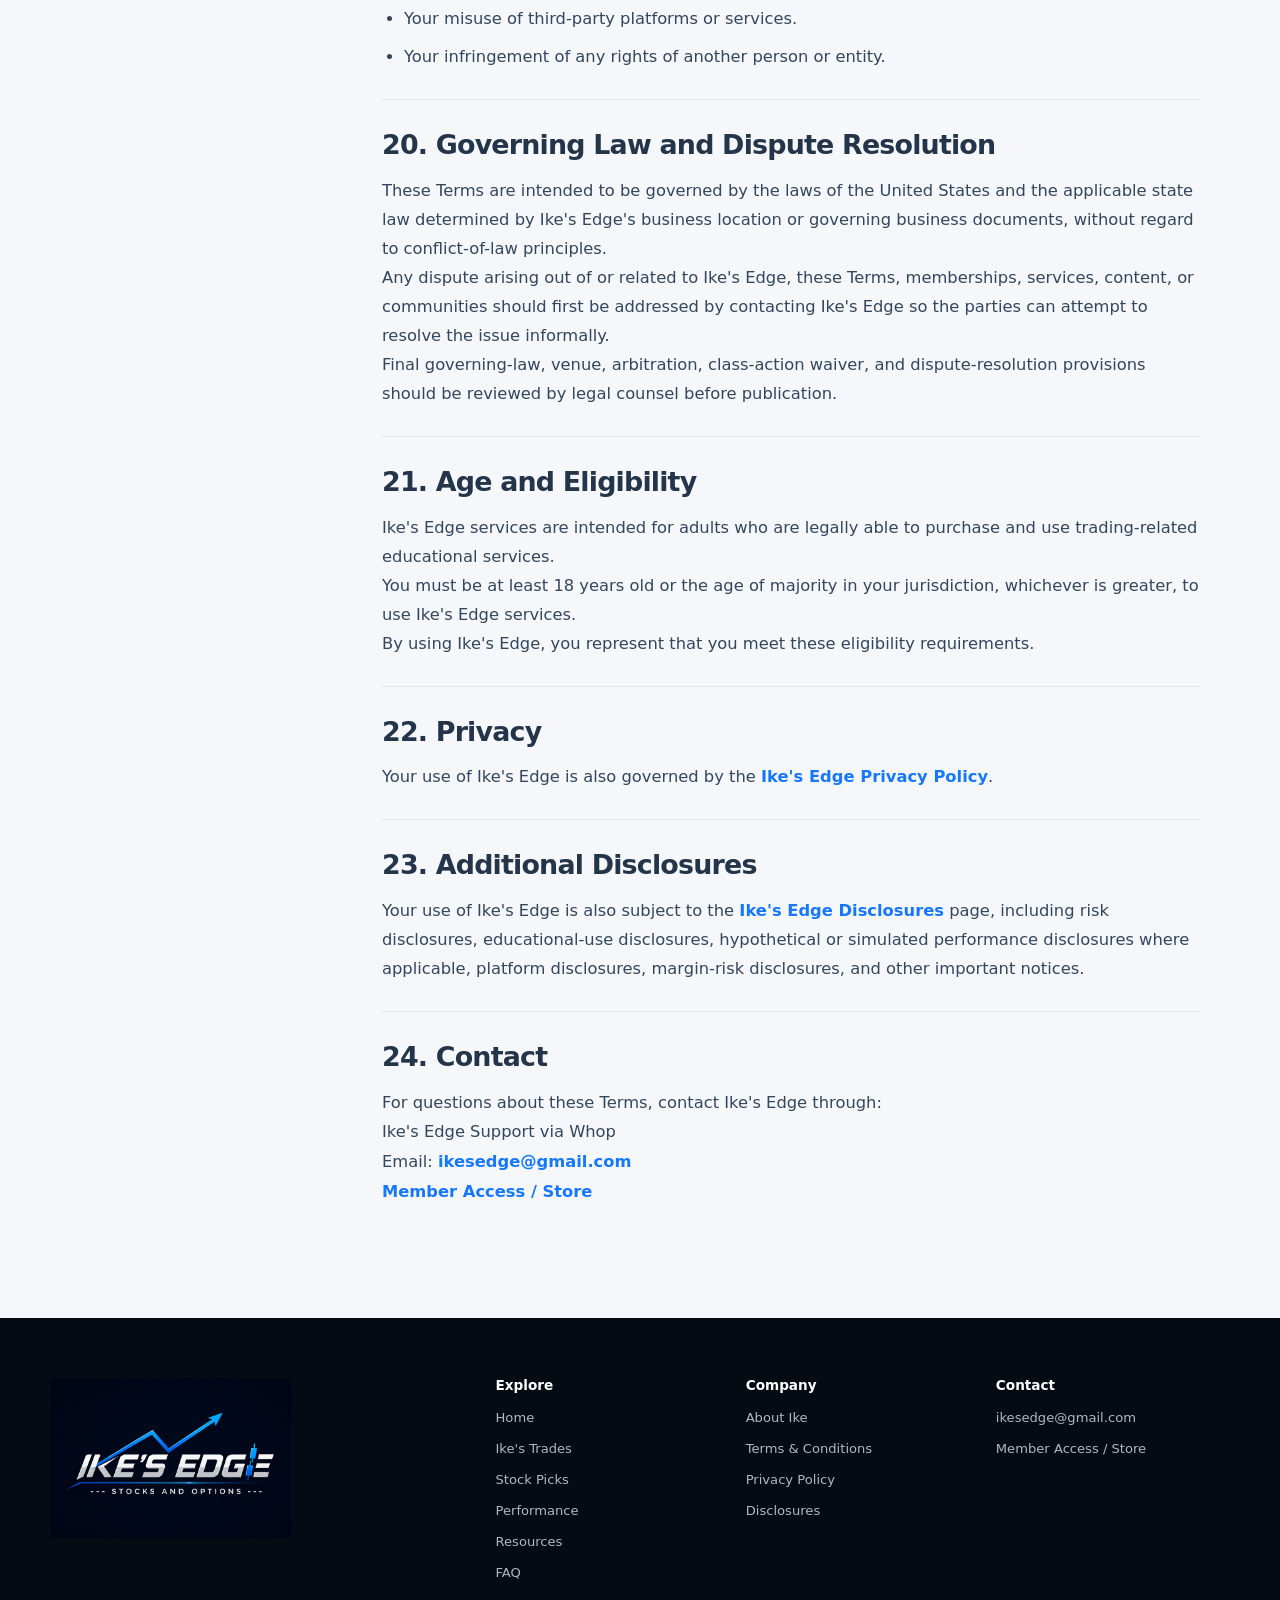
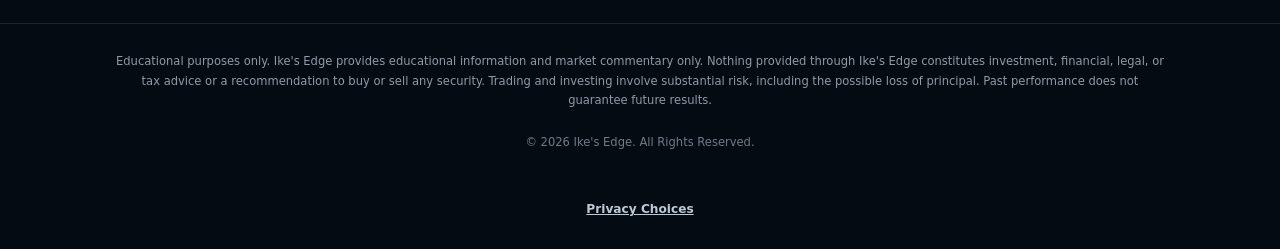
<file: terms.html>
<!DOCTYPE html>
<html lang="en">
<head>
  <script src="/analytics-config.js"></script>
  <script src="/consent.js"></script>
  <meta charset="UTF-8" />
  <meta name="viewport" content="width=device-width, initial-scale=1.0" />
  <title>Terms &amp; Conditions | Ike's Edge</title>
  <meta name="description" content="Review the Ike's Edge Terms and Conditions, including educational-use terms, membership access, billing, community rules, trading risk, disclaimers, and user responsibilities." />
  <link rel="stylesheet" href="styles.css" />
  <script>
    !function(w,d,s,u,n,a,b){if(w[n])return;a=w[n]={q:[],t:+new Date,s:[],o:u,track:function(){a.q.push([+new Date].concat([].slice.call(arguments)))},setScope:function(){a.s=[].slice.call(arguments).filter(function(x){return typeof x==="string"});a.q.push([+new Date,"setScope"].concat(a.s))},scope:function(){var c=[].slice.call(arguments);return{track:function(){a.q.push([+new Date].concat([].slice.call(arguments)).concat([{__scope:c}]))}}}};b=d.createElement(s);b.async=1;b.src=u+"/s.js";d.getElementsByTagName(s)[0].parentNode.insertBefore(b,d.getElementsByTagName(s)[0])}(window,document,"script","https://t.whop.tw","whop");
    whop.setScope("biz_zZty89HEdYFQZf");
    whop.track("page");
  </script>
  <link rel="icon" type="image/png" href="/images/ikes-edge-logo.png" />
</head>
<body class="legal-page">
  <header class="site-header">
    <div class="container header-inner">
      <a href="index.html" class="brand"><img src="images/ikes-edge-logo-header.png" alt="Ike's Edge" class="site-logo" /></a>
      <button class="mobile-menu-button" id="mobileMenuButton" aria-label="Open navigation" aria-expanded="false">&#9776;</button>
      <nav class="main-nav" id="mainNav"><a href="index.html">Home</a><a href="ikes-trades.html">Ike's Trades</a><a href="stock-picks.html">Stock Picks</a><a href="performance.html">Performance</a><a href="resources.html">Resources</a><a href="index.html#about">About</a><a href="index.html#faq">FAQ</a><a href="https://www.whop.com/ikesedge" class="button button-small" target="_blank" rel="noopener noreferrer">Join Ike's Edge</a></nav>
    </div>
  </header>

  <main>
    <section class="legal-hero">
      <div class="hero-background"></div>
      <div class="container legal-hero-inner">
        <span class="eyebrow">TERMS &amp; CONDITIONS</span>
        <h1>Ike's Edge Terms &amp; Conditions</h1>
        <p>These Terms govern your access to and use of Ike's Edge websites, memberships, communities, educational materials, alerts, trade ideas, and related services.</p>
      </div>
    </section>

    <section class="section section-light">
      <div class="container legal-layout">
        <aside class="legal-toc" aria-label="Terms sections">
          <strong>On This Page</strong>
          <a href="#educational-use">Educational Use Only</a>
          <a href="#risk">Trading and Investing Risk</a>
          <a href="#memberships">Memberships and Whop</a>
          <a href="#alerts">Alerts and Ideas</a>
          <a href="#community">Community Rules</a>
          <a href="#intellectual-property">Intellectual Property</a>
          <a href="#dispute-resolution">Dispute Resolution</a>
          <a href="#contact">Contact</a>
        </aside>

        <article class="legal-content">
          <div class="legal-updated"><span>Effective Date: July 1, 2026</span><span>Last Updated: August 15, 2026</span></div>
          <section class="legal-section">
            <p>These Terms &amp; Conditions govern your access to and use of Ike's Edge websites, memberships, communities, educational materials, trade alerts, market commentary, stock watchlists, portfolio-style updates, performance reporting, and related services.</p>
            <p>By accessing or using Ike's Edge, purchasing a membership, joining a community, viewing content, or interacting with our services, you agree to these Terms. If you do not agree, do not use Ike's Edge services.</p>
          </section>

          <section class="legal-section" id="educational-use">
            <h2>1. Educational Use Only</h2>
            <p>Ike's Edge provides educational market commentary, trade ideas, stock ideas, watchlists, portfolio-style updates, alerts, community discussion, and related materials for informational and educational purposes only.</p>
            <p>Nothing provided by Ike's Edge should be construed as personalized investment advice, financial advice, trading advice, tax advice, legal advice, or a recommendation to buy, sell, hold, or avoid any security, option, futures contract, financial instrument, or trading strategy.</p>
            <p>You are solely responsible for your own decisions.</p>
          </section>

          <section class="legal-section">
            <h2>2. No Investment Adviser, Broker-Dealer, or Fiduciary Relationship</h2>
            <p>Ike's Edge is not a registered investment adviser, broker-dealer, financial adviser, tax adviser, attorney, or fiduciary.</p>
            <p>Your use of Ike's Edge does not create an advisory, fiduciary, professional-client, broker-customer, or similar relationship.</p>
            <p>Any trade ideas, stock ideas, alerts, or market commentary are general in nature and are not based on your individual financial situation, objectives, risk tolerance, experience, net worth, tax position, or investment needs.</p>
            <p>You should consult a qualified licensed professional before making financial, legal, tax, or investment decisions.</p>
          </section>

          <section class="legal-section" id="risk">
            <h2>3. Trading and Investing Risk</h2>
            <p>Trading and investing involve substantial risk, including the possible loss of principal. Options, margin trading, short-duration strategies, intraday trading, and leveraged products may involve heightened risk and may not be suitable for all individuals.</p>
            <p>You understand and agree that:</p>
            <ul>
              <li>You may lose money.</li>
              <li>Losses may occur quickly.</li>
              <li>Past performance does not guarantee future results.</li>
              <li>Market conditions can change rapidly.</li>
              <li>Execution prices, fills, timing, spreads, commissions, fees, slippage, and platform delays can affect outcomes.</li>
              <li>Your individual results may differ from any example, alert, discussion, or performance summary.</li>
            </ul>
            <p>You are responsible for understanding the risks of any trade or investment before acting.</p>
          </section>

          <section class="legal-section" id="memberships">
            <h2>4. Memberships, Access, and Whop</h2>
            <p>Ike's Edge memberships, billing, access permissions, subscription management, cancellations, renewals, receipts, taxes, and related commerce functions may be managed through Whop or another third-party platform.</p>
            <p>Your purchase and use of Whop may also be governed by Whop's own terms, privacy policy, checkout disclosures, refund policies, and platform rules.</p>
            <p>Ike's Edge may offer different memberships, including but not limited to Ike's Trades and Stock Picks. Each membership may provide access to different content, communities, alerts, resources, or features.</p>
            <p>Access may change based on subscription status, payment status, product availability, platform limitations, or changes to the services.</p>
          </section>

          <section class="legal-section">
            <h2>5. Pricing, Billing, Cancellations, and Refunds</h2>
            <p>Membership pricing, billing frequency, renewal terms, cancellation rights, free trials if any, discounts if any, and refund terms are shown at checkout or within the applicable membership platform.</p>
            <p>Unless otherwise stated at checkout, memberships may renew automatically until canceled.</p>
            <p>You are responsible for reviewing all checkout terms before purchasing.</p>
            <p>Cancellations and billing changes are generally managed through Whop or the applicable third-party commerce platform.</p>
            <p>Refund eligibility, if any, is subject to the terms presented at checkout, the applicable platform rules, and Ike's Edge's then-current policies.</p>
          </section>

          <section class="legal-section">
            <h2>6. No Guarantee of Availability or Results</h2>
            <p>Ike's Edge does not guarantee:</p>
            <ul>
              <li>Any specific trading result.</li>
              <li>Any specific investment return.</li>
              <li>That any trade idea or stock idea will be profitable.</li>
              <li>That any alert will be delivered instantly.</li>
              <li>That any content will be posted on a fixed schedule.</li>
              <li>That every market day will produce a setup.</li>
              <li>That services will be uninterrupted, error-free, or available at all times.</li>
            </ul>
            <p>Market commentary, alerts, watchlists, portfolio updates, and educational materials may depend on market conditions, available setups, platform availability, business judgment, and other factors.</p>
          </section>

          <section class="legal-section" id="alerts">
            <h2>7. Alerts, Trade Ideas, and Stock Ideas</h2>
            <p>Trade alerts, stock ideas, watchlists, portfolio-style updates, and similar content are educational and informational only.</p>
            <p>You should not blindly copy or follow any alert, trade idea, stock idea, or discussion. You are responsible for evaluating suitability, risk, position size, timing, execution, and whether any idea fits your own circumstances.</p>
            <p>Ike's Edge may discuss entries, exits, adjustments, risk-management context, market levels, options structures, stock ideas, watchlists, or portfolio-style updates, but you remain solely responsible for any action you take.</p>
          </section>

          <section class="legal-section">
            <h2>8. Performance Reporting</h2>
            <p>Any performance reporting, examples, screenshots, summaries, or discussions are provided for educational and transparency purposes only.</p>
            <p>Performance information may relate to a specific strategy, period, methodology, trade set, or portfolio category and should not be assumed to represent all Ike's Edge activity or future outcomes.</p>
            <p>Past performance, whether actual, hypothetical, simulated, backtested, modeled, or illustrative, does not guarantee future results.</p>
            <p>Performance results may not account for all individual costs, fees, commissions, taxes, slippage, execution differences, margin requirements, account restrictions, or member-specific circumstances.</p>
          </section>

          <section class="legal-section" id="community">
            <h2>9. Community Rules and User Conduct</h2>
            <p>Ike's Edge may provide access to communities, lounges, chats, comment areas, or other interactive spaces.</p>
            <p>You agree not to:</p>
            <ul>
              <li>Harass, threaten, abuse, or attack other users.</li>
              <li>Post unlawful, defamatory, hateful, discriminatory, or abusive content.</li>
              <li>Share another person's private information without permission.</li>
              <li>Post spam, scams, malware, phishing links, or misleading promotions.</li>
              <li>Impersonate Ike's Edge, Ike, staff, moderators, or other members.</li>
              <li>Solicit members for unrelated products or services without permission.</li>
              <li>Share brokerage login credentials, passwords, account numbers, or other sensitive information.</li>
              <li>Misrepresent results, screenshots, or trading activity.</li>
              <li>Violate platform rules, Whop rules, or applicable law.</li>
            </ul>
            <p>Ike's Edge may remove content, restrict access, suspend users, or terminate membership access for conduct that violates these Terms, platform rules, or community standards.</p>
          </section>

          <section class="legal-section">
            <h2>10. User Content</h2>
            <p>If you submit, post, upload, send, or share content with Ike's Edge or within an Ike's Edge community, including messages, comments, screenshots, feedback, trade examples, reviews, or testimonials, you are responsible for that content.</p>
            <p>You represent that you have the right to share the content you submit and that your content does not violate the rights of others or applicable law.</p>
            <p>You should not post confidential, sensitive, personal, financial, brokerage, or account-access information in community spaces.</p>
            <p>Subject to applicable law and privacy requirements, Ike's Edge may use feedback, comments, questions, screenshots, examples, or testimonials for support, service improvement, moderation, educational, or marketing purposes where permitted.</p>
          </section>

          <section class="legal-section" id="intellectual-property">
            <h2>11. Intellectual Property</h2>
            <p>Ike's Edge content, including educational materials, alerts, trade commentary, stock watchlists, portfolio-style updates, graphics, logos, website content, videos, documents, dashboards, frameworks, layouts, and other materials, is owned by Ike's Edge or its licensors unless otherwise stated.</p>
            <p>You may use Ike's Edge content for your personal, non-commercial use as part of your membership.</p>
            <p>You may not copy, reproduce, distribute, resell, publish, scrape, upload, share, sublicense, or create derivative works from Ike's Edge content without written permission.</p>
            <p>You may not share paid member content outside the membership area unless Ike's Edge expressly permits it.</p>
          </section>

          <section class="legal-section">
            <h2>12. Third-Party Platforms, Tools, and Links</h2>
            <p>Ike's Edge may use or link to third-party platforms, including Whop, Discord, Telegram, YouTube, Google, payment processors, brokers, charting platforms, data providers, or other tools.</p>
            <p>Ike's Edge does not control third-party platforms and is not responsible for their content, availability, security, privacy practices, terms, outages, delays, errors, or failures.</p>
            <p>Your use of third-party platforms is subject to their own terms and policies.</p>
          </section>

          <section class="legal-section">
            <h2>13. Technology, Delivery, and Latency</h2>
            <p>Online services, trading platforms, payment systems, communication tools, and alert delivery systems may experience delays, outages, bugs, or failures.</p>
            <p>You understand that alerts, messages, emails, community posts, or platform updates may be delayed, missed, duplicated, unavailable, or affected by technical issues.</p>
            <p>Ike's Edge is not responsible for trading losses, missed opportunities, execution differences, or other damages caused by technical problems, platform delays, delivery latency, internet issues, or third-party failures.</p>
          </section>

          <section class="legal-section">
            <h2>14. Prohibited Use</h2>
            <p>You may not use Ike's Edge services to:</p>
            <ul>
              <li>Violate any law, regulation, platform rule, or third-party right.</li>
              <li>Reverse engineer, scrape, copy, or redistribute paid content.</li>
              <li>Resell, sublicense, or commercially exploit Ike's Edge materials.</li>
              <li>Share your login or membership access with unauthorized users.</li>
              <li>Use bots, automated tools, or unauthorized scripts to access content.</li>
              <li>Interfere with site security, community operations, or service availability.</li>
              <li>Make false claims about Ike's Edge, its services, staff, or results.</li>
              <li>Use Ike's Edge content to provide competing paid services without permission.</li>
            </ul>
          </section>

          <section class="legal-section">
            <h2>15. Changes to Services</h2>
            <p>Ike's Edge may add, remove, modify, suspend, or discontinue any service, feature, membership, content area, alert type, strategy discussion, resource, community area, or pricing structure at any time.</p>
            <p>We may also update the organization, format, delivery method, or availability of content as the business evolves.</p>
          </section>

          <section class="legal-section">
            <h2>16. Changes to These Terms</h2>
            <p>Ike's Edge may update these Terms from time to time. Updated Terms will be posted with a revised "Last Updated" date.</p>
            <p>Your continued use of Ike's Edge after updated Terms are posted means you accept the updated Terms.</p>
            <p>If you do not agree to updated Terms, you should stop using Ike's Edge services and cancel any applicable membership.</p>
          </section>

          <section class="legal-section">
            <h2>17. Disclaimers</h2>
            <p>Ike's Edge services are provided on an "as is" and "as available" basis.</p>
            <p>To the fullest extent permitted by law, Ike's Edge disclaims all warranties, express or implied, including warranties of accuracy, completeness, reliability, merchantability, fitness for a particular purpose, non-infringement, uninterrupted service, and error-free operation.</p>
            <p>Ike's Edge does not warrant that content, alerts, data, analysis, platforms, or services will be accurate, complete, timely, secure, uninterrupted, or suitable for your individual circumstances.</p>
          </section>

          <section class="legal-section">
            <h2>18. Limitation of Liability</h2>
            <p>To the fullest extent permitted by law, Ike's Edge and its owners, operators, employees, contractors, affiliates, partners, and service providers will not be liable for any direct, indirect, incidental, consequential, special, punitive, exemplary, or similar damages, including trading losses, investment losses, lost profits, lost opportunities, data loss, business interruption, or platform-related losses.</p>
            <p>This limitation applies whether claims are based on contract, tort, negligence, strict liability, warranty, statute, or any other legal theory, even if Ike's Edge has been advised of the possibility of such damages.</p>
            <p>Some jurisdictions do not allow certain limitations of liability, so some limitations may not apply to you.</p>
          </section>

          <section class="legal-section">
            <h2>19. Indemnification</h2>
            <p>You agree to defend, indemnify, and hold harmless Ike's Edge and its owners, operators, employees, contractors, affiliates, partners, and service providers from and against any claims, damages, losses, liabilities, costs, and expenses, including reasonable attorneys' fees, arising from or related to:</p>
            <ul>
              <li>Your use of Ike's Edge services.</li>
              <li>Your trading or investment decisions.</li>
              <li>Your violation of these Terms.</li>
              <li>Your violation of applicable law.</li>
              <li>Your user content.</li>
              <li>Your misuse of third-party platforms or services.</li>
              <li>Your infringement of any rights of another person or entity.</li>
            </ul>
          </section>

          <section class="legal-section" id="dispute-resolution">
            <h2>20. Governing Law and Dispute Resolution</h2>
            <p>These Terms are intended to be governed by the laws of the United States and the applicable state law determined by Ike's Edge's business location or governing business documents, without regard to conflict-of-law principles.</p>
            <p>Any dispute arising out of or related to Ike's Edge, these Terms, memberships, services, content, or communities should first be addressed by contacting Ike's Edge so the parties can attempt to resolve the issue informally.</p>
            <p>Final governing-law, venue, arbitration, class-action waiver, and dispute-resolution provisions should be reviewed by legal counsel before publication.</p>
          </section>

          <section class="legal-section">
            <h2>21. Age and Eligibility</h2>
            <p>Ike's Edge services are intended for adults who are legally able to purchase and use trading-related educational services.</p>
            <p>You must be at least 18 years old or the age of majority in your jurisdiction, whichever is greater, to use Ike's Edge services.</p>
            <p>By using Ike's Edge, you represent that you meet these eligibility requirements.</p>
          </section>

          <section class="legal-section">
            <h2>22. Privacy</h2>
            <p>Your use of Ike's Edge is also governed by the <a href="privacy.html">Ike's Edge Privacy Policy</a>.</p>
          </section>

          <section class="legal-section">
            <h2>23. Additional Disclosures</h2>
            <p>Your use of Ike's Edge is also subject to the <a href="disclosures.html">Ike's Edge Disclosures</a> page, including risk disclosures, educational-use disclosures, hypothetical or simulated performance disclosures where applicable, platform disclosures, margin-risk disclosures, and other important notices.</p>
          </section>

          <section class="legal-section" id="contact">
            <h2>24. Contact</h2>
            <p>For questions about these Terms, contact Ike's Edge through:</p>
            <address class="legal-contact">
              Ike's Edge Support via Whop<br />
              Email: <a href="mailto:ikesedge@gmail.com">ikesedge@gmail.com</a>
            </address>
            <p><a href="https://www.whop.com/ikesedge" target="_blank" rel="noopener noreferrer">Member Access / Store</a></p>
          </section>
        </article>
      </div>
    </section>
  </main>

  <footer class="site-footer">
    <div class="container footer-grid">
      <div class="footer-brand"><a href="index.html" class="footer-logo-link" aria-label="Ike's Edge home"><img src="images/ikes-edge-logo.png" alt="Ike's Edge" class="site-logo site-logo-footer" /></a></div>
      <div class="footer-links"><h4>Explore</h4><a href="index.html">Home</a><a href="ikes-trades.html">Ike's Trades</a><a href="stock-picks.html">Stock Picks</a><a href="performance.html">Performance</a><a href="resources.html">Resources</a><a href="index.html#faq">FAQ</a></div>
      <div class="footer-links"><h4>Company</h4><a href="index.html#about">About Ike</a><a href="terms.html">Terms &amp; Conditions</a><a href="privacy.html">Privacy Policy</a><a href="disclosures.html">Disclosures</a></div>
      <div class="footer-links"><h4>Contact</h4><a href="mailto:ikesedge@gmail.com">ikesedge@gmail.com</a><a href="https://www.whop.com/ikesedge" target="_blank" rel="noopener noreferrer">Member Access / Store</a></div>
    </div>
    <div class="container footer-disclaimer"><p>Educational purposes only. Ike's Edge provides educational information and market commentary only. Nothing provided through Ike's Edge constitutes investment, financial, legal, or tax advice or a recommendation to buy or sell any security. Trading and investing involve substantial risk, including the possible loss of principal. Past performance does not guarantee future results.</p></div>
    <div class="container footer-bottom"><span>&copy; 2026 Ike's Edge. All Rights Reserved.</span></div>
  </footer>
  <script src="script.js"></script>
</body>
</html>
</file>
<file: styles.css>
/* =========================================================
   IKE'S EDGE WEBSITE
   Global Styles
========================================================= */

:root {
  --bg-dark: #07111f;
  --bg-dark-2: #0b1727;
  --bg-light: #f5f7fa;
  --bg-white: #ffffff;
  --blue: #1677ff;
  --blue-bright: #2e8cff;
  --blue-dark: #0d55c7;
  --green: #22a447;
  --green-dark: #177a35;
  --green-rgb: 34, 164, 71;
  --orange: #f59e0b;
  --text-dark: #111827;
  --text-mid: #4b5563;
  --text-light: #d8e0ea;
  --text-white: #ffffff;
  --border-light: #dce3eb;
  --shadow: 0 20px 50px rgba(0, 0, 0, 0.18);
  --radius: 16px;
  --max-width: 1180px;
}


/* =========================================================
   RESET
========================================================= */

* {
  box-sizing: border-box;
  margin: 0;
  padding: 0;
}

html {
  scroll-behavior: smooth;
}

section[id],
article[id] {
  scroll-margin-top: 90px;
}

body {
  font-family:
    Inter,
    ui-sans-serif,
    system-ui,
    -apple-system,
    BlinkMacSystemFont,
    "Segoe UI",
    sans-serif;
  background: var(--bg-white);
  color: var(--text-dark);
  line-height: 1.6;
  overflow-x: hidden;
}

img {
  display: block;
  max-width: 100%;
}

a {
  color: inherit;
  text-decoration: none;
}

button,
input,
textarea,
select {
  font: inherit;
}

button {
  cursor: pointer;
}


/* =========================================================
   LAYOUT
========================================================= */

.container {
  width: min(92%, var(--max-width));
  margin: 0 auto;
}

.section {
  padding: 84px 0;
}

.section-light {
  background: var(--bg-light);
}

.section-dark {
  background:
    linear-gradient(
      135deg,
      #07111f 0%,
      #0a1524 50%,
      #07111f 100%
    );
  color: var(--text-white);
}


/* =========================================================
   TYPOGRAPHY
========================================================= */

h1,
h2,
h3,
h4 {
  line-height: 1.1;
  font-weight: 800;
}

h1 {
  font-size: clamp(3rem, 6vw, 5.6rem);
  letter-spacing: -0.04em;
}

h2 {
  font-size: clamp(2.2rem, 4vw, 3.5rem);
  letter-spacing: -0.03em;
}

h3 {
  font-size: 1.5rem;
}

p {
  color: var(--text-mid);
}

.eyebrow {
  color: var(--blue-bright);
  font-size: 0.88rem;
  font-weight: 800;
  letter-spacing: 0.16em;
  text-transform: uppercase;
}

.section-heading {
  max-width: 760px;
  margin: 0 auto 40px;
  text-align: center;
}

.section-heading-pair .eyebrow {
  display: block;
  color: var(--text-dark);
  font-size: clamp(1.9rem, 3vw, 2.75rem);
  font-weight: 800;
  letter-spacing: 0.04em;
  line-height: 1.05;
}

.section-heading-pair h2 {
  margin-top: 8px;
  margin-bottom: 16px;
  color: var(--blue);
  font-size: clamp(1.9rem, 3vw, 2.75rem);
  line-height: 1.05;
}

.section-heading-pair p {
  font-size: 1.18rem;
  line-height: 1.7;
}

.section-heading-pair-dark .eyebrow {
  color: #eef3f8;
}

.section-heading-pair-dark p {
  color: var(--text-light);
}

.section-heading-pair-inline {
  text-align: left;
}

.section-heading-pair-inline .eyebrow,
.section-heading-pair-inline h2,
.section-heading-pair-inline p {
  max-width: 720px;
}

.difference-section {
  padding-top: 52px;
  padding-bottom: 48px;
}

.difference-section .section-heading {
  margin-bottom: 24px;
}

.difference-section .section-heading-pair-dark .eyebrow {
  color: #f2f6fb;
}

.difference-section .section-heading-pair-dark h2 {
  color: var(--blue-bright);
}


/* =========================================================
   BUTTONS
========================================================= */

.button {
  display: inline-flex;
  align-items: center;
  justify-content: center;
  min-height: 48px;
  padding: 0 24px;
  background: linear-gradient(135deg, var(--blue), var(--blue-dark));
  color: var(--text-white);
  font-weight: 700;
  border: 1px solid transparent;
  border-radius: 8px;
  box-shadow: 0 8px 22px rgba(22, 119, 255, 0.22);
  transition:
    transform 0.2s ease,
    box-shadow 0.2s ease,
    background 0.2s ease;
}

.button:hover {
  transform: translateY(-2px);
  box-shadow: 0 12px 28px rgba(22, 119, 255, 0.32);
}

.button-green {
  background: linear-gradient(135deg, var(--green), var(--green-dark));
  color: var(--text-white);
  box-shadow: 0 8px 22px rgba(var(--green-rgb), 0.24);
}

.button-green:hover {
  box-shadow: 0 12px 28px rgba(var(--green-rgb), 0.34);
}

.button-small {
  min-height: 40px;
  padding: 0 18px;
  font-size: 0.9rem;
}

.button-outline {
  background: transparent;
  color: var(--text-white);
  border-color: rgba(255, 255, 255, 0.45);
  box-shadow: none;
}

.button-outline:hover {
  background: rgba(255, 255, 255, 0.08);
}

.button-outline-light {
  background: transparent;
  color: var(--text-white);
  border-color: rgba(255, 255, 255, 0.5);
  box-shadow: none;
}

.button-secondary {
  background: linear-gradient(135deg, #5e6876, #353e49);
}


/* =========================================================
   HEADER
========================================================= */

.site-header {
  position: sticky;
  top: 0;
  z-index: 1000;
  background: rgba(4, 11, 20, 0.95);
  border-bottom: 1px solid rgba(255, 255, 255, 0.08);
  -webkit-backdrop-filter: blur(12px);
  backdrop-filter: blur(12px);
}

.header-inner {
  min-height: 72px;
  display: flex;
  align-items: center;
  justify-content: space-between;
}

.brand {
  display: inline-flex;
  align-items: center;
}

.main-nav {
  display: flex;
  align-items: center;
  gap: 26px;
  color: #e5e7eb;
  font-size: 0.92rem;
  font-weight: 600;
}

.main-nav a:not(.button) {
  position: relative;
}

.main-nav a:not(.button)::after {
  content: "";
  position: absolute;
  right: 0;
  bottom: -8px;
  left: 0;
  height: 2px;
  background: var(--blue);
  transform: scaleX(0);
  transform-origin: center;
  transition: transform 0.2s ease;
}

.main-nav a:not(.button):hover::after {
  transform: scaleX(1);
}

.mobile-menu-button {
  display: none;
  background: transparent;
  border: 0;
  color: var(--text-white);
  font-size: 1.8rem;
}


/* =========================================================
   HERO
========================================================= */

.hero {
  position: relative;
  display: flex;
  align-items: center;
  min-height: 720px;
  overflow: hidden;
  background:
    radial-gradient(
      circle at 78% 30%,
      rgba(17, 88, 210, 0.23),
      transparent 38%
    ),
    linear-gradient(
      135deg,
      #050c16 0%,
      #081322 55%,
      #07111f 100%
    );
  color: var(--text-white);
}

.hero::after {
  content: "";
  position: absolute;
  inset: 0;
  z-index: 0;
  pointer-events: none;
  background:
    radial-gradient(
      circle at 72% 42%,
      rgba(25, 115, 255, 0.16),
      transparent 35%
    ),
    linear-gradient(
      115deg,
      transparent 0%,
      transparent 55%,
      rgba(30, 110, 255, 0.05) 100%
    );
}

.hero-background {
  position: absolute;
  inset: 0;
  opacity: 0.25;
  background-image:
    linear-gradient(rgba(46, 140, 255, 0.06) 1px, transparent 1px),
    linear-gradient(90deg, rgba(46, 140, 255, 0.06) 1px, transparent 1px);
  background-size: 48px 48px;
  -webkit-mask-image: linear-gradient(to bottom, black, transparent 95%);
  mask-image: linear-gradient(to bottom, black, transparent 95%);
}

.hero-grid {
  position: relative;
  z-index: 1;
  display: grid;
  grid-template-columns: 1.12fr 0.88fr;
  gap: 55px;
  align-items: center;
  padding-top: 55px;
  padding-bottom: 55px;
}

.hero-content,
.hero-visual {
  position: relative;
  z-index: 2;
}

.hero-content h1 {
  max-width: 680px;
  margin: 14px 0 22px;
  font-size: clamp(3.2rem, 4.5vw, 4.8rem);
  line-height: 0.98;
}

.hero-content h1 span {
  color: var(--blue-bright);
}

.hero-description {
  max-width: 620px;
  font-size: 1.12rem;
  line-height: 1.75;
  color: #d1d9e3;
}

.hero-buttons {
  display: flex;
  flex-wrap: wrap;
  gap: 14px;
  margin-top: 30px;
}

.hero-trust {
  display: flex;
  flex-wrap: wrap;
  gap: 24px;
  margin-top: 24px;
  color: #d6dde6;
  font-size: 0.92rem;
  font-weight: 600;
}

.hero-trust div {
  display: flex;
  align-items: center;
  gap: 7px;
}

.trust-icon {
  color: var(--blue-bright);
}

.hero-disclaimer {
  margin-top: 16px;
  color: #98a5b6;
  font-size: 0.84rem;
  line-height: 1.6;
}


/* =========================================================
   HERO PREVIEW
========================================================= */

.hero-visual {
  position: relative;
}

.dashboard-card {
  position: relative;
  min-height: 540px;
  max-width: 560px;
  margin-left: auto;
  padding: 12px;
  overflow: hidden;
  background:
    linear-gradient(
      145deg,
      rgba(14, 27, 46, 0.96),
      rgba(4, 10, 18, 0.99)
    );
  border: 1px solid rgba(65, 131, 255, 0.4);
  border-radius: 18px;
  box-shadow:
    0 30px 80px rgba(0, 0, 0, 0.5),
    0 0 60px rgba(20, 93, 220, 0.18);
  transform:
    perspective(1000px)
    rotateY(-4deg)
    rotateX(1deg);
}

.dealer-preview-frame::before {
  content: "";
  position: absolute;
  inset: 0;
  z-index: 1;
  pointer-events: none;
  background:
    linear-gradient(
      180deg,
      rgba(3, 9, 19, 0.18) 0%,
      rgba(3, 9, 19, 0.02) 18%,
      rgba(3, 9, 19, 0) 63%,
      rgba(3, 9, 19, 0.38) 100%
    );
}

.dealer-preview-image {
  width: 100%;
  height: 516px;
  object-fit: cover;
  object-position: 50% 0%;
  transform: scale(1.12) translateY(-10px);
  transform-origin: center top;
  border-radius: 12px;
}

.preview-badge {
  position: absolute;
  bottom: 24px;
  left: 24px;
  z-index: 2;
  padding: 9px 14px;
  color: var(--text-white);
  background: rgba(5, 14, 27, 0.8);
  -webkit-backdrop-filter: blur(12px);
  backdrop-filter: blur(12px);
  border: 1px solid rgba(87, 149, 255, 0.34);
  border-radius: 999px;
  font-size: 0.7rem;
  font-weight: 800;
  letter-spacing: 0.08em;
  text-transform: uppercase;
}

.preview-badge-secondary {
  top: 22px;
  right: 22px;
  bottom: auto;
  left: auto;
  color: #d9e4f2;
  background: rgba(7, 17, 31, 0.74);
  border-color: rgba(255, 255, 255, 0.14);
}


/* =========================================================
   ROTATING HERO PANELS
========================================================= */

.rotating-hero-card {
  position: relative;
  max-width: 580px;
  min-height: 540px;
  margin-left: auto;
  padding: 18px;
  overflow: hidden;
  background:
    linear-gradient(145deg, rgba(14, 27, 46, 0.96), rgba(4, 10, 18, 0.99));
  border: 1px solid rgba(65, 131, 255, 0.4);
  border-radius: 18px;
  box-shadow:
    0 30px 80px rgba(0, 0, 0, 0.5),
    0 0 60px rgba(20, 93, 220, 0.18);
  transform: perspective(1000px) rotateY(-4deg) rotateX(1deg);
}

.rotating-panel-track {
  position: relative;
  min-height: 474px;
}

.rotating-panel {
  position: absolute;
  inset: 0;
  display: flex;
  flex-direction: column;
  justify-content: space-between;
  gap: 18px;
  min-width: 0;
  opacity: 0;
  pointer-events: none;
  transform: translateX(18px);
  transition:
    opacity 0.45s ease,
    transform 0.45s ease;
}

.rotating-panel.is-active {
  opacity: 1;
  pointer-events: auto;
  transform: translateX(0);
}

.panel-copy {
  position: relative;
  z-index: 3;
  padding: 18px 18px 0;
}

.panel-kicker {
  display: inline-flex;
  width: fit-content;
  margin-bottom: 10px;
  padding: 7px 10px;
  color: #d9e4f2;
  background: rgba(7, 17, 31, 0.74);
  border: 1px solid rgba(255, 255, 255, 0.14);
  border-radius: 999px;
  font-size: 0.66rem;
  font-weight: 900;
  letter-spacing: 0.08em;
  line-height: 1.2;
  text-transform: uppercase;
}

.panel-copy h2 {
  max-width: 470px;
  color: var(--text-white);
  font-size: clamp(1.72rem, 2.45vw, 2.35rem);
  letter-spacing: 0;
}

.panel-copy p {
  max-width: 455px;
  margin-top: 10px;
  color: #c8d4e1;
  font-size: 1rem;
  line-height: 1.58;
}

.panel-image-frame {
  position: relative;
  min-height: 284px;
  overflow: hidden;
  border-radius: 14px;
}

.panel-image-frame .dealer-preview-image {
  height: 318px;
  transform: scale(1.1) translateY(-8px);
}

.promo-panel-card,
.performance-mini-card,
.strategy-tile-stack,
.pin-graphic,
.portfolio-preview-card {
  position: relative;
  z-index: 2;
  margin: 0 18px 18px;
}

.promo-panel-card {
  display: grid;
  place-items: center;
  min-height: 238px;
  padding: 26px;
  background:
    radial-gradient(circle at 74% 24%, rgba(245, 158, 11, 0.18), transparent 34%),
    linear-gradient(145deg, #0b1727, #050c16);
  border: 1px solid rgba(46, 140, 255, 0.32);
  border-radius: 14px;
}

.promo-panel-card span {
  color: rgba(255, 255, 255, 0.08);
  font-size: clamp(2.6rem, 6vw, 4.7rem);
  font-weight: 900;
  line-height: 0.95;
  text-align: center;
  text-transform: uppercase;
}

.promo-panel-card a {
  position: absolute;
  bottom: 24px;
  left: 50%;
  display: inline-flex;
  align-items: center;
  justify-content: center;
  min-height: 46px;
  padding: 0 20px;
  color: var(--text-white);
  background: linear-gradient(135deg, var(--blue), var(--blue-dark));
  border-radius: 8px;
  box-shadow: 0 12px 30px rgba(22, 119, 255, 0.28);
  font-weight: 800;
  transform: translateX(-50%);
  white-space: nowrap;
}

.trial-preview-panel .panel-copy h2 span {
  color: var(--blue-bright);
}

.trial-preview-panel .panel-kicker {
  position: absolute;
  top: 14px;
  right: 16px;
  margin-bottom: 0;
  color: #78b4ff;
  background: rgba(22, 119, 255, 0.12);
  border-color: rgba(46, 140, 255, 0.42);
  box-shadow: 0 10px 24px rgba(22, 119, 255, 0.16);
  font-size: 0.74rem;
  transform: rotate(6deg);
}

.trial-preview-panel {
  justify-content: center;
  gap: 12px;
}

.trial-preview-panel .panel-copy h2 {
  font-size: clamp(1.5rem, 2vw, 1.95rem);
  line-height: 1.02;
}

.trial-preview-panel .panel-copy p {
  margin-top: 8px;
  font-size: 0.92rem;
  line-height: 1.45;
}

.trial-panel-card {
  position: relative;
  z-index: 2;
  margin: 0 18px 18px;
  padding: 14px;
  overflow: hidden;
  background:
    radial-gradient(circle at 84% 12%, rgba(46, 140, 255, 0.28), transparent 32%),
    linear-gradient(145deg, rgba(9, 22, 40, 0.98), rgba(3, 9, 18, 0.99));
  border: 1px solid rgba(46, 140, 255, 0.44);
  border-radius: 14px;
  box-shadow:
    inset 0 1px 0 rgba(255, 255, 255, 0.08),
    0 18px 44px rgba(0, 0, 0, 0.28),
    0 0 34px rgba(22, 119, 255, 0.16);
}

.trial-panel-watermark {
  position: absolute;
  right: -16px;
  bottom: -10px;
  width: 168px;
  opacity: 0.08;
  filter: grayscale(1);
  pointer-events: none;
}

.trial-feature-grid {
  position: relative;
  z-index: 1;
  display: grid;
  grid-template-columns: repeat(2, minmax(0, 1fr));
  gap: 8px;
}

.trial-feature-tile {
  display: grid;
  grid-template-columns: 28px minmax(0, 1fr);
  gap: 8px;
  min-width: 0;
  padding: 10px;
  background: rgba(255, 255, 255, 0.06);
  border: 1px solid rgba(255, 255, 255, 0.1);
  border-radius: 8px;
}

.trial-feature-icon {
  display: inline-flex;
  align-items: center;
  justify-content: center;
  width: 28px;
  height: 28px;
  color: #9cc8ff;
  background: rgba(22, 119, 255, 0.12);
  border: 1px solid rgba(46, 140, 255, 0.22);
  border-radius: 8px;
}

.trial-feature-icon svg {
  width: 17px;
  height: 17px;
  fill: none;
  stroke: currentColor;
  stroke-width: 1.8;
  stroke-linecap: round;
  stroke-linejoin: round;
}

.trial-feature-tile strong {
  display: block;
  color: #f4f9ff;
  font-size: 0.82rem;
  line-height: 1.2;
}

.trial-feature-tile p {
  margin-top: 5px;
  color: #b8c8da;
  font-size: 0.68rem;
  line-height: 1.35;
}

.trial-panel-cta {
  position: relative;
  z-index: 1;
  display: inline-flex;
  align-items: center;
  justify-content: center;
  width: 100%;
  min-height: 40px;
  margin-top: 12px;
  padding: 0 18px;
  color: var(--text-white);
  background: linear-gradient(135deg, var(--blue), var(--blue-dark));
  border-radius: 8px;
  box-shadow: 0 12px 30px rgba(22, 119, 255, 0.28);
  font-weight: 900;
}

.performance-mini-card {
  display: grid;
  grid-template-columns: repeat(2, minmax(0, 1fr));
  gap: 12px;
}

.performance-mini-card div,
.strategy-tile-stack span,
.portfolio-preview-card span {
  padding: 17px 15px;
  background: rgba(255, 255, 255, 0.055);
  border: 1px solid rgba(255, 255, 255, 0.1);
  border-radius: 8px;
}

.performance-mini-card strong {
  display: block;
  color: #f4f9ff;
  font-size: clamp(1.3rem, 2.3vw, 1.85rem);
  line-height: 1.1;
}

.performance-mini-card span {
  display: block;
  margin-top: 5px;
  color: #b8c5d4;
  font-size: 0.72rem;
  font-weight: 800;
  letter-spacing: 0.07em;
  text-transform: uppercase;
}

.panel-disclosure {
  margin: 0 18px 20px;
  color: #9cacbf;
  font-size: 0.78rem;
  line-height: 1.55;
}

.strategy-tile-stack,
.portfolio-preview-card {
  display: grid;
  gap: 10px;
}

.strategy-tile-stack {
  grid-template-columns: repeat(2, minmax(0, 1fr));
}

.strategy-tile-stack span,
.portfolio-preview-card span {
  color: #e6eef9;
  font-size: 0.92rem;
  font-weight: 800;
}

.strategy-tile-stack span:first-child {
  border-color: rgba(245, 158, 11, 0.48);
  color: #ffce73;
}

.pin-graphic {
  position: relative;
  display: flex;
  align-items: center;
  justify-content: center;
  min-height: 256px;
  overflow: hidden;
  background:
    radial-gradient(circle at 50% 48%, rgba(245, 158, 11, 0.18), transparent 24%),
    radial-gradient(circle at 76% 20%, rgba(46, 140, 255, 0.22), transparent 34%),
    linear-gradient(145deg, rgba(8, 19, 35, 0.98), rgba(3, 9, 18, 0.99));
  border: 1px solid rgba(46, 140, 255, 0.34);
  border-radius: 14px;
  box-shadow:
    inset 0 1px 0 rgba(255, 255, 255, 0.08),
    0 18px 44px rgba(0, 0, 0, 0.24);
}

.pin-chart-grid,
.pin-watermark,
.pin-range,
.pin-zone,
.pin-marker {
  position: absolute;
  pointer-events: none;
}

.pin-chart-grid {
  inset: 0;
  opacity: 0.32;
  background:
    linear-gradient(rgba(255, 255, 255, 0.06) 1px, transparent 1px),
    linear-gradient(90deg, rgba(255, 255, 255, 0.06) 1px, transparent 1px);
  background-size: 42px 42px;
  mask-image: linear-gradient(180deg, transparent 0%, #000 24%, #000 76%, transparent 100%);
}

.pin-watermark {
  right: -18px;
  bottom: -8px;
  width: 170px;
  opacity: 0.07;
  filter: grayscale(1);
}

.pin-range-line {
  position: relative;
  z-index: 2;
  width: min(82%, 410px);
  height: 120px;
}

.pin-range-line::before {
  content: "";
  position: absolute;
  top: 58px;
  left: 0;
  right: 0;
  height: 2px;
  background: linear-gradient(90deg, transparent, rgba(122, 177, 255, 0.52), transparent);
}

.pin-range {
  left: 50%;
  height: 18px;
  border: 1px solid rgba(46, 140, 255, 0.46);
  border-radius: 999px;
  transform: translateX(-50%);
}

.pin-range-wide {
  top: 49px;
  width: 100%;
  background: rgba(22, 119, 255, 0.06);
}

.pin-range-mid {
  top: 49px;
  width: 56%;
  background: rgba(22, 119, 255, 0.12);
  border-color: rgba(46, 140, 255, 0.72);
  box-shadow: 0 0 26px rgba(22, 119, 255, 0.22);
}

.pin-zone {
  top: 40px;
  left: 50%;
  width: 74px;
  height: 36px;
  background: rgba(245, 158, 11, 0.18);
  border: 1px solid rgba(255, 205, 120, 0.88);
  border-radius: 999px;
  box-shadow:
    0 0 28px rgba(245, 158, 11, 0.36),
    inset 0 0 18px rgba(245, 158, 11, 0.16);
  transform: translateX(-50%);
}

.pin-marker {
  top: 20px;
  bottom: 18px;
  left: 50%;
  width: 2px;
  background: linear-gradient(180deg, transparent, var(--orange), transparent);
  box-shadow: 0 0 22px rgba(245, 158, 11, 0.68);
  transform: translateX(-50%);
}

.pin-zone-label {
  position: relative;
  z-index: 3;
  display: grid;
  gap: 4px;
  min-width: 190px;
  padding: 14px 16px;
  color: var(--text-white);
  background: rgba(5, 14, 27, 0.78);
  border: 1px solid rgba(255, 205, 120, 0.3);
  border-radius: 10px;
  text-align: center;
  box-shadow: 0 18px 36px rgba(0, 0, 0, 0.28);
}

.pin-zone-label strong {
  color: #ffce73;
  font-size: 1.12rem;
  letter-spacing: 0.08em;
}

.pin-zone-label span {
  color: #cbd8e7;
  font-size: 0.78rem;
  font-weight: 800;
}

.pin-callout {
  position: absolute;
  z-index: 3;
  padding: 7px 10px;
  color: #dceaff;
  background: rgba(7, 17, 31, 0.78);
  border: 1px solid rgba(46, 140, 255, 0.24);
  border-radius: 999px;
  font-size: 0.66rem;
  font-weight: 900;
  letter-spacing: 0.06em;
  text-transform: uppercase;
}

.pin-callout-left {
  left: 22px;
  bottom: 34px;
}

.pin-callout-top {
  top: 26px;
  left: 50%;
  color: #9cc8ff;
  transform: translateX(-50%);
}

.pin-callout-right {
  right: 22px;
  bottom: 34px;
  color: #ffce73;
}

.portfolio-preview-card {
  grid-template-columns: repeat(2, minmax(0, 1fr));
}

.portfolio-preview-card span {
  min-height: 76px;
  color: #edf7f0;
  border-color: rgba(69, 201, 107, 0.18);
  box-shadow: inset 3px 0 0 rgba(69, 201, 107, 0.8);
}

.portfolio-preview-card > span {
  display: grid;
  grid-template-columns: 30px minmax(0, 1fr);
  align-items: center;
  gap: 10px;
}

.portfolio-preview-card > span svg {
  width: 30px;
  height: 30px;
  padding: 6px;
  color: #9ff1b6;
  background: rgba(var(--green-rgb), 0.12);
  border: 1px solid rgba(69, 201, 107, 0.24);
  border-radius: 8px;
  fill: none;
  stroke: currentColor;
  stroke-width: 1.9;
  stroke-linecap: round;
  stroke-linejoin: round;
}

.portfolio-preview-card > span strong {
  color: inherit;
  font-size: 0.9rem;
  line-height: 1.2;
}

.portfolio-preview-card-momentum span:nth-child(2),
.portfolio-preview-card-income span:nth-child(1),
.portfolio-preview-card-covered span:nth-child(2) {
  box-shadow: inset 3px 0 0 rgba(245, 158, 11, 0.76);
}

.portfolio-preview-card-momentum span:nth-child(2) svg,
.portfolio-preview-card-income span:nth-child(1) svg,
.portfolio-preview-card-covered span:nth-child(2) svg {
  color: #ffce73;
  background: rgba(245, 158, 11, 0.12);
  border-color: rgba(245, 158, 11, 0.28);
}

.stock-rotating-card {
  background:
    linear-gradient(145deg, rgba(14, 31, 38, 0.98), rgba(4, 12, 19, 0.99));
  border-color: rgba(69, 201, 107, 0.38);
  box-shadow:
    0 30px 80px rgba(0, 0, 0, 0.5),
    0 0 52px rgba(34, 164, 71, 0.14);
  transform: perspective(1000px) rotateY(-3deg) rotateX(1deg);
}

.stock-rotating-card .panel-kicker,
.stock-rotating-card .rotating-panel-indicators button.is-active {
  background: rgba(var(--green-rgb), 0.2);
  border-color: rgba(69, 201, 107, 0.42);
}

.stock-rotating-card .panel-copy h2 {
  color: #55d879;
}

.stock-rotating-card .rotating-panel-indicators button:hover {
  border-color: rgba(69, 201, 107, 0.7);
}

.stock-trial-preview-panel .panel-kicker {
  color: #8ff0aa;
  background: rgba(var(--green-rgb), 0.16);
  border-color: rgba(69, 201, 107, 0.46);
  box-shadow: 0 10px 24px rgba(var(--green-rgb), 0.16);
}

.stock-trial-preview-panel .panel-copy h2 span {
  color: #55d879;
}

.stock-trial-preview-panel .trial-panel-card {
  background:
    radial-gradient(circle at 84% 12%, rgba(69, 201, 107, 0.24), transparent 32%),
    linear-gradient(145deg, rgba(9, 31, 22, 0.98), rgba(3, 12, 10, 0.99));
  border-color: rgba(69, 201, 107, 0.44);
  box-shadow:
    inset 0 1px 0 rgba(255, 255, 255, 0.08),
    0 18px 44px rgba(0, 0, 0, 0.28),
    0 0 34px rgba(var(--green-rgb), 0.14);
}

.stock-trial-preview-panel .trial-feature-icon {
  color: #9ff1b6;
  background: rgba(var(--green-rgb), 0.12);
  border-color: rgba(69, 201, 107, 0.24);
}

.stock-trial-preview-panel .trial-feature-tile {
  border-color: rgba(69, 201, 107, 0.12);
}

.stock-trial-preview-panel .trial-panel-cta {
  background: linear-gradient(135deg, var(--green), var(--green-dark));
  box-shadow: 0 12px 30px rgba(var(--green-rgb), 0.26);
}

.rotating-panel-indicators {
  display: flex;
  justify-content: center;
  gap: 9px;
  margin-top: 16px;
}

.rotating-panel-indicators button {
  width: 34px;
  height: 9px;
  background: rgba(255, 255, 255, 0.22);
  border: 1px solid rgba(255, 255, 255, 0.2);
  border-radius: 999px;
  transition:
    width 0.2s ease,
    background 0.2s ease,
    border-color 0.2s ease;
}

.rotating-panel-indicators button:hover,
.rotating-panel-indicators button:focus-visible {
  border-color: rgba(46, 140, 255, 0.7);
  outline: none;
}

.rotating-panel-indicators button.is-active {
  width: 46px;
  background: var(--blue-bright);
  border-color: rgba(46, 140, 255, 0.78);
}


/* =========================================================
   SERVICES
========================================================= */

.services-container {
  width: min(95%, 1320px);
}

.services-heading {
  margin-bottom: 30px;
}

.services-heading p {
  margin-top: 0;
  margin-bottom: 28px;
  color: #384354;
  font-size: clamp(1.375rem, 1.9vw, 1.5rem);
  font-weight: 600;
  line-height: 1.7;
}

.product-grid {
  display: grid;
  grid-template-columns: repeat(2, minmax(0, 1fr));
  gap: 28px;
}

.product-card {
  position: relative;
  display: flex;
  flex-direction: column;
  min-height: 100%;
  padding: 32px 34px 30px;
  overflow: hidden;
  color: var(--text-white);
  background:
    linear-gradient(
      145deg,
      #111b28,
      #060c13
    );
  border: 1px solid rgba(255, 255, 255, 0.12);
  border-radius: var(--radius);
  box-shadow: var(--shadow);
}

.product-card::after {
  content: "";
  position: absolute;
  right: -50px;
  bottom: -70px;
  width: 260px;
  height: 260px;
  border-radius: 50%;
  background:
    radial-gradient(
      circle,
      rgba(92, 113, 139, 0.2),
      transparent 70%
    );
}

.product-card-blue {
  border-color: rgba(32, 124, 255, 0.65);
}

.product-card-blue::after {
  background:
    radial-gradient(
      circle,
      rgba(22, 119, 255, 0.34),
      transparent 70%
    );
}

.product-label {
  color: #99abc0;
  font-size: 0.84rem;
  font-weight: 800;
  letter-spacing: 0.1em;
  line-height: 1.45;
}

.product-card h3 {
  margin: 8px 0 14px;
  font-size: 2rem;
}

.product-card-blue h3 {
  color: var(--blue-bright);
}

.product-card-stock h3 {
  color: var(--green);
}

.product-description {
  margin-bottom: 26px;
  color: #bac4cf;
  font-size: 1.04rem;
  line-height: 1.75;
}

.feature-list {
  position: relative;
  z-index: 1;
  flex: 1;
  margin-bottom: 30px;
  list-style: none;
}

.feature-list li {
  margin-bottom: 11px;
  color: #e2e8ef;
  font-size: 1.02rem;
  line-height: 1.72;
}

.feature-list li::before {
  content: "\2713";
  margin-right: 9px;
  color: var(--blue-bright);
  font-weight: 900;
}

.product-card-stock .feature-list li::before {
  color: var(--green);
}

.product-card-pricing {
  position: relative;
  z-index: 1;
  display: grid;
  gap: 10px;
  margin: 0 0 18px;
  padding: 16px;
  background: rgba(255, 255, 255, 0.055);
  border: 1px solid rgba(255, 255, 255, 0.12);
  border-radius: 10px;
}

.product-card-pricing-top {
  display: flex;
  align-items: center;
  justify-content: space-between;
  gap: 14px;
  min-width: 0;
}

.product-card-pricing-blue {
  border-color: rgba(46, 140, 255, 0.28);
  box-shadow: inset 3px 0 0 rgba(46, 140, 255, 0.8);
}

.product-card-pricing-green {
  border-color: rgba(var(--green-rgb), 0.3);
  box-shadow: inset 3px 0 0 rgba(var(--green-rgb), 0.82);
}

.product-card-price {
  min-width: 0;
  color: var(--text-white);
  font-size: clamp(1.45rem, 2.2vw, 1.9rem);
  font-weight: 900;
  line-height: 1;
  white-space: nowrap;
}

.product-card-price span {
  color: #b9c5d2;
  font-size: 0.86rem;
  font-weight: 800;
}

.product-card-trial {
  flex: 0 0 auto;
  display: inline-flex;
  align-items: center;
  justify-content: center;
  width: fit-content;
  min-height: 30px;
  padding: 0 11px;
  border-radius: 999px;
  font-size: 0.72rem;
  font-weight: 900;
  letter-spacing: 0.06em;
  text-transform: uppercase;
}

.product-card-pricing-blue .product-card-trial {
  color: #dbeaff;
  background: rgba(46, 140, 255, 0.16);
  border: 1px solid rgba(46, 140, 255, 0.36);
}

.product-card-pricing-green .product-card-trial {
  color: #dff8e6;
  background: rgba(var(--green-rgb), 0.16);
  border: 1px solid rgba(var(--green-rgb), 0.38);
}

.product-card-pricing p {
  color: #9facbb;
  font-size: 0.78rem;
  line-height: 1.45;
  text-align: center;
}

.product-card-button {
  align-self: center;
  margin-top: auto;
}


/* =========================================================
   BENEFITS
========================================================= */

.benefit-grid {
  display: grid;
  grid-template-columns: repeat(4, 1fr);
  gap: 0;
  max-width: 1120px;
  margin: 0 auto;
}

.benefit-card {
  padding: 14px 28px 12px;
  text-align: center;
  border-right: 1px solid rgba(255, 255, 255, 0.12);
}

.benefit-card:last-child {
  border-right: 0;
}

.benefit-icon {
  display: grid;
  place-items: center;
  width: 48px;
  height: 48px;
  margin: 0 auto 10px;
  border: 1px solid currentColor;
  border-radius: 999px;
  background: rgba(255, 255, 255, 0.035);
  box-shadow: inset 0 0 18px rgba(255, 255, 255, 0.04);
  font-size: 1.35rem;
  font-weight: 900;
  letter-spacing: -0.03em;
  line-height: 1;
}

.benefit-icon-orange {
  color: var(--orange);
  box-shadow:
    inset 0 0 18px rgba(245, 158, 11, 0.12),
    0 0 18px rgba(245, 158, 11, 0.08);
}

.benefit-icon-green {
  color: var(--green);
  box-shadow:
    inset 0 0 18px rgba(var(--green-rgb), 0.12),
    0 0 18px rgba(var(--green-rgb), 0.08);
}

.benefit-icon-blue {
  color: var(--blue-bright);
  box-shadow:
    inset 0 0 18px rgba(46, 140, 255, 0.12),
    0 0 18px rgba(46, 140, 255, 0.08);
}

.benefit-icon-svg {
  width: 28px;
  height: 28px;
  fill: none;
  stroke: currentColor;
  stroke-width: 2.2;
  stroke-linecap: round;
  stroke-linejoin: round;
}

.benefit-card h3 {
  margin-bottom: 8px;
  color: var(--text-white);
  font-size: 1.04rem;
  letter-spacing: 0.04em;
  text-transform: uppercase;
}

.benefit-card p {
  color: #bec8d3;
  font-size: 0.94rem;
  line-height: 1.52;
}

.difference-pillar-grid {
  grid-template-columns: repeat(3, minmax(0, 1fr));
}

.difference-pillar {
  padding-top: 18px;
  padding-bottom: 18px;
}

.difference-pillar h3 {
  font-size: 1rem;
}

.difference-pillar p {
  max-width: 300px;
  margin: 0 auto;
}


/* =========================================================
   EXPERIENCE
========================================================= */

.experience-grid {
  display: grid;
  grid-template-columns: 1fr 1fr;
  gap: 50px;
  align-items: center;
}

.experience-section {
  padding-top: 72px;
}

.experience-image-frame {
  overflow: hidden;
  background:
    linear-gradient(
      145deg,
      rgba(14, 27, 46, 0.96),
      rgba(4, 10, 18, 0.99)
    );
  border: 1px solid rgba(67, 94, 126, 0.8);
  border-radius: 18px;
  box-shadow:
    0 24px 56px rgba(0, 0, 0, 0.22),
    0 0 32px rgba(22, 119, 255, 0.11);
}

.experience-image {
  width: 100%;
  height: auto;
  max-height: 510px;
  object-fit: contain;
  object-position: center;
}

.experience-visual {
  margin-left: -40px;
}

.experience-content .eyebrow,
.experience-content h2 {
  max-width: 620px;
}

.experience-content h2 {
  color: var(--blue);
}

.experience-content > p {
  max-width: 640px;
  font-size: clamp(1.25rem, 1.7vw, 1.375rem);
  line-height: 1.8;
}

.process-list {
  margin-top: 34px;
}

.process-item {
  display: grid;
  grid-template-columns: 52px 1fr;
  gap: 16px;
  margin-bottom: 26px;
}

.process-item > span {
  width: 42px;
  height: 42px;
  display: grid;
  place-items: center;
  border: 1px solid rgba(22, 119, 255, 0.45);
  border-radius: 50%;
  color: var(--blue);
  font-weight: 900;
}

.process-item strong {
  display: block;
  margin-bottom: 5px;
  font-size: 1.06rem;
}

.process-item p {
  font-size: 1rem;
  line-height: 1.7;
}


/* =========================================================
   COMMUNITY
========================================================= */

.community-section {
  background:
    radial-gradient(circle at 82% 30%, rgba(34, 164, 71, 0.14), transparent 34%),
    radial-gradient(circle at 18% 70%, rgba(22, 119, 255, 0.15), transparent 36%),
    #07111f;
  color: var(--text-white);
}

.community-home-grid {
  display: grid;
  grid-template-columns: 1fr 0.9fr;
  gap: 54px;
  align-items: center;
}

.community-home-content h2 {
  color: var(--text-white);
}

.community-home-content > p {
  color: #cbd6df;
}

.community-subheading {
  color: #e8f1fb !important;
  font-weight: 700;
}

.community-mockup-panel {
  padding: 22px;
  overflow: hidden;
  background:
    linear-gradient(145deg, rgba(14, 27, 46, 0.96), rgba(4, 10, 18, 0.99));
  border: 1px solid rgba(46, 140, 255, 0.28);
  border-radius: 14px;
  box-shadow:
    0 24px 56px rgba(0, 0, 0, 0.28),
    0 0 40px rgba(34, 164, 71, 0.09);
}

.community-mockup-header {
  display: flex;
  align-items: center;
  gap: 12px;
  padding-bottom: 16px;
  color: #edf5ff;
  border-bottom: 1px solid rgba(255, 255, 255, 0.1);
}

.community-icon {
  display: grid;
  place-items: center;
  width: 44px;
  height: 44px;
  color: var(--blue-bright);
  background: rgba(46, 140, 255, 0.1);
  border: 1px solid rgba(46, 140, 255, 0.28);
  border-radius: 999px;
}

.community-icon svg {
  width: 25px;
  height: 25px;
  fill: none;
  stroke: currentColor;
  stroke-width: 2.1;
  stroke-linecap: round;
  stroke-linejoin: round;
}

.community-mockup-list {
  display: grid;
  gap: 12px;
  margin-top: 18px;
}

.community-mockup-list span {
  display: block;
  padding: 15px 16px;
  color: #e6eef9;
  background: rgba(255, 255, 255, 0.055);
  border: 1px solid rgba(255, 255, 255, 0.09);
  border-radius: 8px;
  font-size: 0.94rem;
  font-weight: 800;
}

.community-mockup-blue {
  box-shadow: inset 3px 0 0 rgba(46, 140, 255, 0.82);
}

.community-mockup-green {
  box-shadow: inset 3px 0 0 rgba(var(--green-rgb), 0.82);
}

.community-mockup-orange {
  box-shadow: inset 3px 0 0 rgba(245, 158, 11, 0.82);
}


/* =========================================================
   RESULTS
========================================================= */

.results-section {
  position: relative;
  padding: 54px 0 48px;
  background:
    radial-gradient(
      circle at center,
      rgba(19, 76, 177, 0.16),
      transparent 50%
    ),
    #07111f;
  color: var(--text-white);
}

.results-section .container {
  position: relative;
}

.signature-ribbon {
  position: absolute;
  top: 2px;
  left: 6px;
  z-index: 2;
  display: inline-flex;
  align-items: center;
  padding: 7px 12px;
  background: linear-gradient(135deg, var(--orange), #ea580c);
  color: var(--text-white);
  border-radius: 8px;
  box-shadow: 0 10px 24px rgba(245, 158, 11, 0.18);
  font-size: 0.68rem;
  font-weight: 900;
  letter-spacing: 0.08em;
  text-transform: uppercase;
  transform: rotate(-10deg);
  transform-origin: left center;
}

.metrics-grid {
  display: grid;
  grid-template-columns: repeat(4, 1fr);
  gap: 12px;
  margin-top: 0;
}

.metric-card {
  position: relative;
  display: flex;
  flex-direction: column;
  justify-content: center;
  align-items: center;
  min-height: 112px;
  padding: 16px 14px 15px;
  text-align: center;
  background:
    linear-gradient(
      145deg,
      rgba(23, 41, 65, 0.92),
      rgba(8, 17, 29, 0.92)
    );
  border: 1px solid rgba(255, 255, 255, 0.13);
  border-radius: 10px;
  box-shadow: inset 0 1px 0 rgba(46, 140, 255, 0.18);
}

.performance-icon {
  display: grid;
  place-items: center;
  width: 28px;
  height: 28px;
  margin-bottom: 9px;
  color: var(--blue-bright);
  border: 1px solid rgba(46, 140, 255, 0.55);
  border-radius: 999px;
  background: rgba(22, 119, 255, 0.08);
  box-shadow: inset 0 0 14px rgba(46, 140, 255, 0.1);
  font-size: 0.78rem;
  font-weight: 900;
  line-height: 1;
}

.performance-icon-small {
  width: 24px;
  height: 24px;
  margin: 0 0 0;
  font-size: 0.68rem;
}

.metric-card::before {
  content: "";
  position: absolute;
  top: 0;
  right: 12px;
  left: 12px;
  height: 2px;
  border-radius: 999px;
  background: rgba(46, 140, 255, 0.55);
}

.metric-value {
  color: #f4f9ff;
  font-size: clamp(1.75rem, 2.35vw, 2.16rem);
  font-weight: 800;
  line-height: 1;
}

.metric-label {
  margin-top: 6px;
  color: #c3cedb;
  font-size: 0.76rem;
  font-weight: 700;
  letter-spacing: 0.07em;
  text-transform: uppercase;
}

.performance-detail-strip {
  display: grid;
  grid-template-columns: repeat(4, minmax(0, 1fr));
  gap: 10px;
  margin-top: 12px;
  padding: 11px 12px;
  background: rgba(10, 21, 36, 0.6);
  border: 1px solid rgba(255, 255, 255, 0.09);
  border-radius: 10px;
}

.performance-detail-item {
  display: grid;
  grid-template-columns: 24px 1fr;
  grid-template-areas:
    "icon label"
    "icon value";
  align-items: center;
  column-gap: 8px;
  row-gap: 1px;
  min-width: 0;
  text-align: left;
}

.performance-detail-item .performance-icon {
  grid-area: icon;
}

.performance-detail-label {
  grid-area: label;
}

.performance-detail-value {
  grid-area: value;
}

.performance-detail-label {
  color: #90a1b7;
  font-size: 0.66rem;
  font-weight: 800;
  letter-spacing: 0.08em;
  text-transform: uppercase;
}

.performance-detail-value {
  color: #eef4fb;
  font-size: 0.9rem;
  font-weight: 600;
  line-height: 1.45;
}

.performance-statement {
  position: relative;
  margin-top: 16px;
  padding-top: 13px;
  color: #e6eef9;
  font-size: 1.05rem;
  font-weight: 700;
  line-height: 1.6;
  text-align: center;
}

.performance-statement::before {
  content: "";
  display: block;
  width: 84px;
  height: 2px;
  margin: 0 auto 10px;
  border-radius: 999px;
  background: rgba(46, 140, 255, 0.7);
}

.performance-disclosure {
  margin-top: 8px;
  color: #9cacbf;
  font-size: 0.82rem;
  line-height: 1.65;
  text-align: center;
}

.results-snapshot-section {
  padding: 46px 0 42px;
}

.results-snapshot-heading {
  margin-bottom: 22px;
}

.snapshot-metrics {
  display: grid;
  grid-template-columns: repeat(3, minmax(0, 1fr));
  gap: 12px;
  max-width: 780px;
  margin: 0 auto;
}

.snapshot-metric {
  display: grid;
  place-items: center;
  min-height: 104px;
  padding: 16px;
  text-align: center;
  background:
    linear-gradient(145deg, rgba(23, 41, 65, 0.92), rgba(8, 17, 29, 0.92));
  border: 1px solid rgba(255, 255, 255, 0.13);
  border-radius: 10px;
  box-shadow: inset 0 1px 0 rgba(46, 140, 255, 0.18);
}

.results-snapshot-cta {
  display: flex;
  justify-content: center;
  margin-top: 20px;
}

.transparency-section {
  padding: 58px 0 52px;
  background:
    radial-gradient(circle at 84% 26%, rgba(245, 158, 11, 0.12), transparent 36%),
    #07111f;
  color: var(--text-white);
}

.transparency-grid {
  display: grid;
  grid-template-columns: 1.1fr 0.9fr;
  gap: 42px;
  align-items: center;
}

.transparency-copy h2 {
  color: var(--blue-bright);
}

.transparency-copy > p {
  color: #cbd6df;
}

.transparency-list-panel {
  margin-top: 24px;
  padding: 22px;
  background: rgba(10, 21, 36, 0.66);
  border: 1px solid rgba(46, 140, 255, 0.18);
  border-radius: 10px;
}

.transparency-list-panel h3 {
  margin-bottom: 14px;
  color: #f4f9ff;
  font-size: 1.04rem;
}

.transparency-list {
  display: grid;
  grid-template-columns: repeat(2, minmax(0, 1fr));
  gap: 9px 16px;
  list-style: none;
}

.transparency-list li {
  color: #d7e1ed;
  font-size: 0.94rem;
  line-height: 1.5;
}

.transparency-list li::before {
  content: "\2713";
  margin-right: 8px;
  color: var(--orange);
  font-weight: 900;
}

.transparency-snapshot {
  padding: 26px;
  background:
    linear-gradient(145deg, rgba(23, 41, 65, 0.92), rgba(8, 17, 29, 0.96));
  border: 1px solid rgba(255, 255, 255, 0.13);
  border-top: 3px solid var(--orange);
  border-radius: 12px;
  box-shadow: 0 24px 56px rgba(0, 0, 0, 0.28);
}

.snapshot-label {
  display: inline-flex;
  margin-bottom: 12px;
  padding: 7px 10px;
  color: #ffdfa2;
  background: rgba(245, 158, 11, 0.12);
  border: 1px solid rgba(245, 158, 11, 0.32);
  border-radius: 999px;
  font-size: 0.66rem;
  font-weight: 900;
  letter-spacing: 0.08em;
  text-transform: uppercase;
}

.transparency-snapshot h3 {
  color: var(--text-white);
  font-size: clamp(1.45rem, 2vw, 1.85rem);
}

.transparency-snapshot-metrics {
  display: grid;
  gap: 10px;
  margin: 18px 0;
}

.transparency-snapshot-metrics div {
  display: flex;
  align-items: center;
  justify-content: space-between;
  gap: 12px;
  padding: 13px 14px;
  background: rgba(255, 255, 255, 0.055);
  border: 1px solid rgba(255, 255, 255, 0.09);
  border-radius: 8px;
}

.transparency-snapshot-metrics strong {
  color: #f4f9ff;
  font-size: 1.2rem;
  line-height: 1.15;
}

.transparency-snapshot-metrics span {
  color: #aebdce;
  font-size: 0.72rem;
  font-weight: 800;
  letter-spacing: 0.07em;
  text-align: right;
  text-transform: uppercase;
}

.transparency-snapshot .button {
  width: 100%;
}

.transparency-snapshot .performance-disclosure {
  margin-top: 14px;
}

.transparency-section-light {
  background:
    radial-gradient(circle at 84% 26%, rgba(245, 158, 11, 0.14), transparent 36%),
    var(--bg-light);
  color: var(--text-dark);
}

.transparency-section-light .transparency-copy h2 {
  color: var(--blue);
}

.transparency-section-light .transparency-copy > p {
  color: var(--text-mid);
}

.transparency-section-light .transparency-list-panel {
  background: var(--bg-white);
  border-color: var(--border-light);
  box-shadow: 0 18px 44px rgba(17, 24, 39, 0.08);
}

.transparency-section-light .transparency-list-panel h3 {
  color: var(--text-dark);
}

.transparency-section-light .transparency-list li {
  color: var(--text-mid);
}

.transparency-section-light .transparency-snapshot {
  background: var(--bg-white);
  border-color: var(--border-light);
  border-top-color: var(--orange);
  box-shadow: 0 24px 56px rgba(17, 24, 39, 0.12);
}

.transparency-section-light .transparency-snapshot h3 {
  color: var(--text-dark);
}

.transparency-section-light .transparency-snapshot-metrics div {
  background: #f8fafc;
  border-color: var(--border-light);
}

.transparency-section-light .transparency-snapshot-metrics strong {
  color: var(--text-dark);
}

.transparency-section-light .transparency-snapshot-metrics span {
  color: var(--text-mid);
}

.transparency-section-light .performance-disclosure {
  color: var(--text-mid);
}


/* =========================================================
   ABOUT
========================================================= */

.about-grid {
  display: grid;
  grid-template-columns: 340px 1fr;
  gap: 70px;
  align-items: center;
}

.about-photo-wrap {
  text-align: center;
}

.temporary-photo {
  width: clamp(250px, 24vw, 290px);
  height: auto;
  margin: 0 auto;
  box-shadow: var(--shadow);
}

.about-profile-image {
  width: 100%;
  height: auto;
  object-fit: contain;
}

.about-content p {
  max-width: 720px;
  margin-bottom: 15px;
  font-size: 1.08rem;
  line-height: 1.75;
}

.about-highlight {
  color: var(--blue-dark) !important;
  font-weight: 800;
}

.about-section-dark {
  background:
    radial-gradient(circle at 18% 22%, rgba(46, 140, 255, 0.16), transparent 34%),
    linear-gradient(135deg, #07111f 0%, #0b1727 54%, #07111f 100%);
}

.about-section-dark .temporary-photo {
  box-shadow:
    0 24px 56px rgba(0, 0, 0, 0.28),
    0 0 36px rgba(46, 140, 255, 0.12);
}

.about-section-dark .about-content h2 {
  color: var(--blue-bright);
}

.about-section-dark .about-highlight {
  color: #f8fafc !important;
}


/* =========================================================
   MEMBERSHIP CTA
========================================================= */

.membership-cta {
  padding: 56px 0;
  color: var(--text-white);
  background:
    linear-gradient(
      110deg,
      #07111f 0%,
      #0a2863 60%,
      #07111f 100%
    );
}

.membership-inner {
  display: flex;
  align-items: center;
  justify-content: space-between;
  gap: 30px;
}

.membership-inner p {
  color: #d6deea;
  font-size: 1.12rem;
  line-height: 1.7;
}

.cta-heading h2 {
  color: #58a6ff;
}

.performance-heading p {
  font-size: clamp(1rem, 1.4vw, 1.12rem);
  line-height: 1.55;
}

.performance-heading {
  margin-bottom: 18px;
}

.membership-buttons {
  display: flex;
  flex-wrap: wrap;
  gap: 12px;
}

.membership-cta-light {
  color: var(--text-dark);
  background:
    radial-gradient(circle at 82% 28%, rgba(22, 119, 255, 0.08), transparent 34%),
    var(--bg-light);
}

.membership-cta-light .section-heading-pair .eyebrow {
  color: var(--text-dark);
}

.membership-cta-light .cta-heading h2 {
  color: var(--blue);
}

.membership-cta-light .membership-inner p {
  color: var(--text-mid);
}

.membership-cta-light .button-outline-light {
  color: var(--blue);
  border-color: rgba(22, 119, 255, 0.36);
}

.membership-cta-light .button-outline-light:hover {
  background: rgba(22, 119, 255, 0.08);
}


/* =========================================================
   FAQ
========================================================= */

.faq-container {
  max-width: 1060px;
}

.faq-columns {
  display: grid;
  grid-template-columns: repeat(2, minmax(0, 1fr));
  gap: 48px;
}

.faq-list {
  border-top: 1px solid var(--border-light);
}

.faq-item {
  border-bottom: 1px solid var(--border-light);
}

.faq-question {
  width: 100%;
  display: flex;
  align-items: center;
  justify-content: space-between;
  padding: 20px 0;
  background: transparent;
  border: 0;
  color: var(--text-dark);
  font-weight: 700;
  text-align: left;
}

.faq-question span {
  color: var(--blue);
  font-size: 1.2rem;
}

.faq-answer {
  max-height: 0;
  overflow: hidden;
  transition:
    max-height 0.3s ease,
    padding 0.3s ease;
}

.faq-answer p {
  padding-bottom: 20px;
}

.faq-item.active .faq-answer {
  max-height: 200px;
}

.faq-item.active .faq-question span {
  transform: rotate(45deg);
}

.faq-section-dark {
  background:
    radial-gradient(circle at 16% 20%, rgba(46, 140, 255, 0.14), transparent 34%),
    linear-gradient(135deg, #07111f 0%, #0a1524 52%, #07111f 100%);
}

.faq-section-dark .section-heading-pair h2 {
  color: var(--blue-bright);
}

.faq-section-dark .faq-list,
.faq-section-dark .faq-item {
  border-color: rgba(255, 255, 255, 0.14);
}

.faq-section-dark .faq-question {
  color: #f4f9ff;
}

.faq-section-dark .faq-question span {
  color: var(--blue-bright);
}

.faq-section-dark .faq-answer p {
  color: #cbd6df;
}


/* =========================================================
   FOOTER
========================================================= */

.site-footer {
  padding: 60px 0 24px;
  background: #050b13;
  color: var(--text-white);
}

.footer-grid {
  display: grid;
  grid-template-columns: 2fr 1fr 1fr 1.2fr;
  align-items: start;
  column-gap: 56px;
  row-gap: 28px;
}

.footer-brand {
  display: flex;
  align-items: flex-start;
}

.footer-logo-link {
  display: inline-flex;
  align-items: center;
}


/* =========================================================
   IKE'S TRADES DETAIL PAGE
========================================================= */

.nav-current {
  color: var(--text-white);
}

.nav-current::after {
  transform: scaleX(1) !important;
}

.trades-hero {
  position: relative;
  overflow: hidden;
  background:
    radial-gradient(circle at 78% 30%, rgba(17, 88, 210, 0.25), transparent 38%),
    linear-gradient(135deg, #050c16 0%, #081322 55%, #07111f 100%);
  color: var(--text-white);
}

.trades-hero-grid {
  position: relative;
  z-index: 1;
  display: grid;
  grid-template-columns: 1.05fr 0.95fr;
  gap: 58px;
  align-items: center;
  min-height: 690px;
  padding-top: 62px;
  padding-bottom: 64px;
}

.trades-hero-content h1 {
  max-width: 680px;
  margin: 14px 0 22px;
  color: var(--text-white);
  font-size: clamp(3.1rem, 4.5vw, 4.75rem);
  line-height: 0.98;
  letter-spacing: -0.04em;
}

.trades-hero-content h1 span {
  color: var(--blue-bright);
}

.trades-hero-content > p {
  max-width: 650px;
  color: #d1d9e3;
  font-size: 1.1rem;
  line-height: 1.78;
}

.trades-trust {
  max-width: 720px;
}

.trades-preview-frame {
  max-width: 585px;
  margin-left: auto;
}

.trades-day-section {
  padding-top: 72px;
}

.trades-day-grid,
.strategy-grid,
.fit-grid {
  display: grid;
  gap: 20px;
}

.trades-day-grid {
  grid-template-columns: repeat(3, minmax(0, 1fr));
}

.trades-process-card,
.strategy-card,
.fit-card,
.pricing-card {
  background: var(--bg-white);
  border: 1px solid var(--border-light);
  border-radius: 12px;
  box-shadow: 0 18px 42px rgba(15, 23, 42, 0.08);
}

.trades-process-card {
  position: relative;
  padding: 24px 24px 26px;
}

.trades-card-number {
  color: rgba(22, 119, 255, 0.18);
  font-size: 2.4rem;
  font-weight: 900;
  line-height: 1;
}

.trades-card-icon {
  position: absolute;
  top: 25px;
  right: 24px;
  display: grid;
  place-items: center;
  width: 38px;
  height: 38px;
  color: var(--blue);
  border: 1px solid rgba(22, 119, 255, 0.28);
  border-radius: 999px;
  background: rgba(22, 119, 255, 0.06);
  font-weight: 900;
}

.trades-process-card h3,
.strategy-card h3,
.fit-card h3 {
  margin: 15px 0 10px;
  color: var(--text-dark);
  font-size: 1.1rem;
  letter-spacing: 0.04em;
  text-transform: uppercase;
}

.trades-process-card p,
.strategy-card p,
.fit-card p {
  font-size: 0.98rem;
  line-height: 1.68;
}

.trades-levels-section {
  background:
    linear-gradient(135deg, #07111f 0%, #0b1727 100%);
  color: var(--text-white);
}

.trades-split,
.lounge-grid,
.pricing-grid {
  display: grid;
  grid-template-columns: 1fr 1fr;
  gap: 54px;
  align-items: center;
}

.trades-image-panel,
.lounge-panel {
  overflow: hidden;
  background:
    linear-gradient(145deg, rgba(14, 27, 46, 0.96), rgba(4, 10, 18, 0.99));
  border: 1px solid rgba(67, 94, 126, 0.8);
  border-radius: 16px;
  box-shadow:
    0 24px 56px rgba(0, 0, 0, 0.22),
    0 0 32px rgba(22, 119, 255, 0.11);
}

.trades-levels-image {
  width: 100%;
  height: auto;
}

.trades-copy h2 {
  color: var(--blue);
}

.trades-levels-section .trades-copy .eyebrow {
  color: #f2f6fb;
}

.trades-levels-section .trades-copy h2 {
  color: var(--blue-bright);
}

.trades-levels-section .trades-copy p,
.trades-flow-section .section-heading p,
.trades-dark-note {
  color: var(--text-light);
}

.trades-check-list,
.pricing-list {
  list-style: none;
}

.trades-check-list {
  display: grid;
  gap: 9px;
  margin: 20px 0 0;
}

.trades-check-list li {
  color: inherit;
  line-height: 1.58;
}

.trades-check-list li::before,
.pricing-list li::before {
  content: "\2713";
  margin-right: 9px;
  color: var(--blue);
  font-weight: 900;
}

.trades-levels-section .trades-check-list li {
  color: #e2e8ef;
}

.trades-callout {
  display: inline-flex;
  margin-top: 24px;
  padding: 10px 14px;
  color: var(--text-white) !important;
  background: rgba(22, 119, 255, 0.12);
  border: 1px solid rgba(46, 140, 255, 0.32);
  border-radius: 999px;
  font-weight: 800;
}

.strategy-grid {
  grid-template-columns: repeat(3, minmax(0, 1fr));
}

.strategy-card {
  position: relative;
  padding: 28px;
  overflow: hidden;
  border-top: 3px solid var(--blue);
}

.strategy-card-signature {
  border-top-color: var(--orange);
}

.strategy-ribbon {
  position: absolute;
  top: 14px;
  right: -36px;
  padding: 6px 38px;
  background: linear-gradient(135deg, var(--orange), #ea580c);
  color: var(--text-white);
  font-size: 0.62rem;
  font-weight: 900;
  letter-spacing: 0.08em;
  text-transform: uppercase;
  transform: rotate(16deg);
}

.trades-flow-section,
.trades-final-cta {
  background:
    radial-gradient(circle at center, rgba(19, 76, 177, 0.16), transparent 48%),
    #07111f;
  color: var(--text-white);
}

.trade-flow {
  display: grid;
  grid-template-columns: repeat(4, minmax(0, 1fr));
  gap: 18px;
  margin-top: 22px;
}

.trade-flow-step {
  position: relative;
  padding: 22px 20px;
  background: rgba(10, 21, 36, 0.74);
  border: 1px solid rgba(46, 140, 255, 0.18);
  border-radius: 12px;
}

.trade-flow-step:not(:last-child)::after {
  content: "\2192";
  position: absolute;
  top: 50%;
  right: -16px;
  z-index: 2;
  color: var(--orange);
  font-weight: 900;
  transform: translateY(-50%);
}

.trade-flow-step span {
  display: block;
  margin-bottom: 8px;
  color: var(--blue-bright);
  font-weight: 900;
  letter-spacing: 0.08em;
}

.trade-flow-step p {
  color: #c9d3df;
  font-size: 0.95rem;
  line-height: 1.58;
}

.trades-dark-note {
  max-width: 760px;
  margin: 24px auto 0;
  font-size: 0.92rem;
  line-height: 1.7;
  text-align: center;
}

.lounge-panel {
  padding: 20px;
}

.lounge-panel-header {
  display: flex;
  align-items: center;
  gap: 10px;
  padding-bottom: 16px;
  color: #e6eef9;
  border-bottom: 1px solid rgba(255, 255, 255, 0.1);
}

.lounge-panel-header span {
  width: 12px;
  height: 12px;
  background: var(--blue);
  border-radius: 999px;
  box-shadow: 18px 0 0 rgba(245, 158, 11, 0.9), 36px 0 0 rgba(var(--green-rgb), 0.9);
}

.lounge-items {
  display: grid;
  grid-template-columns: repeat(2, minmax(0, 1fr));
  gap: 12px;
  margin-top: 18px;
}

.lounge-items span {
  padding: 13px 14px;
  color: #e6eef9;
  background: rgba(255, 255, 255, 0.055);
  border: 1px solid rgba(255, 255, 255, 0.09);
  border-radius: 8px;
  font-size: 0.92rem;
  font-weight: 700;
}

.trades-note {
  color: var(--blue-dark);
  font-weight: 800;
}

.trades-results-section {
  padding-bottom: 58px;
}

.trades-center-cta {
  display: flex;
  justify-content: center;
  margin-top: 18px;
}

.fit-grid {
  grid-template-columns: repeat(2, minmax(0, 1fr));
}

.fit-card {
  padding: 30px;
}

.fit-card .trades-check-list li::before {
  color: var(--blue);
}

.fit-card-muted {
  background: #f9fafb;
}

.fit-card-muted .trades-check-list li::before {
  content: "\2013";
  color: #8a98a8;
}

.pricing-grid {
  align-items: start;
}

.pricing-card {
  padding: 30px;
  color: var(--text-dark);
}

.pricing-price {
  color: var(--blue-dark);
  font-size: clamp(2.2rem, 4vw, 3.25rem);
  font-weight: 900;
  line-height: 1;
}

.pricing-price span {
  color: var(--text-mid);
  font-size: 1rem;
  font-weight: 800;
}

.pricing-list {
  display: grid;
  gap: 9px;
  margin: 24px 0;
}

.pricing-button {
  width: 100%;
}

.pricing-card p {
  margin-top: 14px;
  color: var(--text-mid);
  font-size: 0.88rem;
  text-align: center;
}

.early-pricing-strip {
  padding: 18px 0;
  background: #07111f;
  color: var(--text-white);
  border-top: 1px solid rgba(255, 255, 255, 0.08);
  border-bottom: 1px solid rgba(255, 255, 255, 0.08);
}

.early-pricing-strip-blue {
  background:
    linear-gradient(135deg, rgba(22, 119, 255, 0.16), transparent 42%),
    #07111f;
}

.early-pricing-strip-green {
  background:
    linear-gradient(135deg, rgba(var(--green-rgb), 0.18), transparent 42%),
    #07111f;
}

.early-pricing-inner {
  display: grid;
  grid-template-columns: 1.35fr auto auto 1.1fr;
  gap: 18px;
  align-items: center;
}

.early-pricing-label {
  display: block;
  color: #a8b7c8;
  font-size: 0.72rem;
  font-weight: 900;
  letter-spacing: 0.09em;
  text-transform: uppercase;
}

.early-pricing-inner strong {
  display: block;
  color: var(--text-white);
  font-size: clamp(1.42rem, 2.2vw, 2rem);
  line-height: 1.1;
}

.early-pricing-inner strong span {
  color: #aeb8c4;
  font-size: 0.92rem;
}

.early-pricing-trial {
  display: inline-flex;
  align-items: center;
  justify-content: center;
  min-height: 38px;
  padding: 0 14px;
  color: #ffce73;
  background: rgba(245, 158, 11, 0.12);
  border: 1px solid rgba(245, 158, 11, 0.32);
  border-radius: 999px;
  font-size: 0.82rem;
  font-weight: 900;
  white-space: nowrap;
}

.early-pricing-strip-green .early-pricing-trial {
  color: #8ee7a5;
  background: rgba(var(--green-rgb), 0.12);
  border-color: rgba(var(--green-rgb), 0.34);
}

.early-pricing-inner .button {
  min-height: 42px;
  padding: 0 18px;
  white-space: nowrap;
}

.early-pricing-inner p {
  color: #9facbb;
  font-size: 0.82rem;
  line-height: 1.45;
  text-align: right;
}

.trades-final-cta .section-heading {
  margin-bottom: 0;
}

.trades-final-cta h2 {
  color: var(--text-white);
  font-size: clamp(2rem, 3.3vw, 3rem);
}

.trades-final-buttons {
  justify-content: center;
}


/* =========================================================
   STOCK PICKS DETAIL PAGE
========================================================= */

.nav-current-green::after {
  background: var(--green) !important;
}

.stock-hero {
  position: relative;
  overflow: hidden;
  background:
    radial-gradient(circle at 78% 30%, rgba(34, 164, 71, 0.22), transparent 38%),
    linear-gradient(135deg, #050c16 0%, #081a24 55%, #07111f 100%);
  color: var(--text-white);
}

.stock-hero .hero-background {
  opacity: 0.3;
  background-image:
    linear-gradient(rgba(53, 194, 96, 0.07) 1px, transparent 1px),
    linear-gradient(90deg, rgba(53, 194, 96, 0.07) 1px, transparent 1px);
}

.stock-hero-grid {
  position: relative;
  z-index: 1;
  display: grid;
  grid-template-columns: 1.03fr 0.97fr;
  gap: 58px;
  align-items: center;
  min-height: 690px;
  padding-top: 62px;
  padding-bottom: 64px;
}

.stock-hero-content h1 {
  max-width: 690px;
  margin: 14px 0 22px;
  color: var(--text-white);
  font-size: clamp(3.1rem, 4.5vw, 4.75rem);
  line-height: 0.98;
}

.stock-hero-content h1 span,
.stock-hero .eyebrow,
.stock-hero .trust-icon {
  color: #45c96b;
}

.stock-hero-content > p {
  max-width: 650px;
  color: #d1d9e3;
  font-size: 1.1rem;
  line-height: 1.78;
}

.stock-trust {
  max-width: 720px;
}

.stock-dashboard,
.portfolio-mockup {
  overflow: hidden;
  background: linear-gradient(145deg, rgba(14, 31, 38, 0.98), rgba(4, 12, 19, 0.99));
  border: 1px solid rgba(69, 201, 107, 0.38);
  border-radius: 14px;
  box-shadow: 0 30px 80px rgba(0, 0, 0, 0.5), 0 0 52px rgba(34, 164, 71, 0.14);
}

.stock-dashboard {
  max-width: 575px;
  margin-left: auto;
  padding: 22px;
  transform: perspective(1000px) rotateY(-3deg) rotateX(1deg);
}

.stock-dashboard-bar,
.portfolio-mockup-header {
  display: flex;
  align-items: center;
  gap: 10px;
  padding-bottom: 16px;
  color: #edf7f0;
  border-bottom: 1px solid rgba(255, 255, 255, 0.1);
}

.stock-dashboard-bar > span,
.portfolio-mockup-header > span {
  width: 11px;
  height: 11px;
  background: var(--green);
  border-radius: 999px;
  box-shadow: 17px 0 0 var(--orange), 34px 0 0 var(--blue);
}

.stock-dashboard-bar strong,
.portfolio-mockup-header strong {
  margin-left: 29px;
  font-size: 0.96rem;
}

.stock-dashboard-bar small {
  margin-left: auto;
  color: #9baab8;
  font-size: 0.72rem;
}

.stock-dashboard-summary {
  display: grid;
  grid-template-columns: 1fr 1fr;
  gap: 12px;
  margin: 20px 0;
}

.stock-dashboard-summary div,
.portfolio-bucket {
  padding: 14px;
  background: rgba(255, 255, 255, 0.05);
  border: 1px solid rgba(255, 255, 255, 0.09);
  border-radius: 8px;
}

.stock-dashboard-summary small,
.portfolio-bucket small {
  display: block;
  color: #68d285;
  font-size: 0.66rem;
  font-weight: 900;
  letter-spacing: 0.08em;
}

.stock-dashboard-summary strong,
.portfolio-bucket strong {
  display: block;
  margin-top: 4px;
  color: #edf7f0;
  font-size: 0.89rem;
  line-height: 1.35;
}

.stock-table {
  border: 1px solid rgba(255, 255, 255, 0.1);
  border-radius: 8px;
}

.stock-table-head,
.stock-table-row {
  display: grid;
  grid-template-columns: 0.72fr 1.15fr 1.12fr 1.15fr;
  gap: 8px;
  align-items: center;
  padding: 11px 12px;
}

.stock-table-head {
  color: #92a4b3;
  background: rgba(255, 255, 255, 0.045);
  font-size: 0.59rem;
  font-weight: 900;
  letter-spacing: 0.07em;
}

.stock-table-row {
  color: #cbd6df;
  border-top: 1px solid rgba(255, 255, 255, 0.08);
  font-size: 0.78rem;
}

.stock-table-row strong {
  color: #edf7f0;
}

.stock-table-row small {
  color: #9cabb6;
  font-size: 0.68rem;
}

.status-monitoring,
.status-active {
  display: inline-flex;
  width: fit-content;
  padding: 3px 6px;
  border-radius: 999px;
  font-size: 0.63rem;
  font-weight: 800;
}

.status-monitoring {
  color: #d8e9de;
  background: rgba(34, 164, 71, 0.18);
}

.status-active {
  color: #ffdfa2;
  background: rgba(245, 158, 11, 0.15);
}

.stock-example-note {
  margin-top: 14px;
  color: #91a3af;
  font-size: 0.72rem;
  text-align: center;
}

.stock-benefit-grid {
  display: grid;
  grid-template-columns: repeat(12, minmax(0, 1fr));
  gap: 18px;
}

.stock-benefit-card:nth-child(-n + 3) {
  grid-column: span 4;
}

.stock-benefit-card:nth-child(n + 4) {
  grid-column: span 3;
}

.stock-benefit-card {
  padding: 24px;
  background: var(--bg-white);
  border: 1px solid var(--border-light);
  border-top: 3px solid var(--green);
  border-radius: 8px;
  box-shadow: 0 15px 36px rgba(15, 23, 42, 0.06);
}

.stock-benefit-card > span,
.stock-flow article > span {
  display: grid;
  place-items: center;
  width: 36px;
  height: 36px;
  color: var(--green-dark);
  background: rgba(var(--green-rgb), 0.1);
  border: 1px solid rgba(var(--green-rgb), 0.28);
  border-radius: 999px;
  font-size: 0.72rem;
  font-weight: 900;
}

.stock-benefit-card h3 {
  margin: 16px 0 9px;
  font-size: 1.05rem;
  letter-spacing: 0.04em;
  text-transform: uppercase;
}

.stock-benefit-card p {
  font-size: 0.95rem;
  line-height: 1.65;
}

.stock-process-section,
.stock-compare-section,
.stock-final-cta {
  background: radial-gradient(circle at center, rgba(24, 129, 57, 0.15), transparent 48%), #07111f;
  color: var(--text-white);
}

.stock-process-section .section-heading-pair-dark h2,
.stock-compare-section .section-heading-pair-dark h2 {
  color: #55d879;
}

.stock-flow {
  display: grid;
  grid-template-columns: repeat(4, minmax(0, 1fr));
  gap: 18px;
  margin-top: 22px;
}

.stock-flow article {
  position: relative;
  padding: 22px 20px;
  background: rgba(10, 27, 35, 0.76);
  border: 1px solid rgba(69, 201, 107, 0.2);
  border-radius: 8px;
}

.stock-flow article:not(:last-child)::after {
  content: "\2192";
  position: absolute;
  top: 50%;
  right: -16px;
  z-index: 2;
  color: var(--orange);
  font-weight: 900;
  transform: translateY(-50%);
}

.stock-flow article h3 {
  margin: 15px 0 7px;
  color: #55d879;
  font-size: 1rem;
  letter-spacing: 0.06em;
  text-transform: uppercase;
}

.stock-flow article p,
.stock-dark-note {
  color: #c9d7d0;
  font-size: 0.95rem;
  line-height: 1.58;
}

.stock-dark-note {
  max-width: 760px;
  margin: 24px auto 0;
  text-align: center;
}

.stock-portfolio-grid {
  display: grid;
  grid-template-columns: 1fr 1fr;
  gap: 54px;
  align-items: center;
}

.portfolio-mockup {
  padding: 20px;
}

.portfolio-bucket {
  margin-top: 13px;
}

.stock-copy h2 {
  color: var(--green-dark);
}

.stock-check-list {
  display: grid;
  gap: 9px;
  margin: 22px 0 0;
  list-style: none;
}

.stock-check-list li {
  color: inherit;
  line-height: 1.58;
}

.stock-check-list li::before {
  content: "\2713";
  margin-right: 9px;
  color: var(--green);
  font-weight: 900;
}

.stock-note {
  margin-top: 21px;
  color: var(--green-dark) !important;
  font-size: 0.88rem !important;
  font-weight: 800;
}

.stock-fit-section {
  padding-top: 20px;
}

.stock-fit-card .stock-check-list li::before {
  color: var(--green);
}

.stock-caution-list li::before {
  content: "\2013";
  color: #8a98a8 !important;
}

.stock-comparison-grid {
  display: grid;
  grid-template-columns: repeat(2, minmax(0, 1fr));
  gap: 24px;
}

.comparison-card {
  display: flex;
  flex-direction: column;
  min-height: 100%;
  padding: 30px;
  background: rgba(10, 21, 36, 0.75);
  border: 1px solid rgba(255, 255, 255, 0.13);
  border-radius: 10px;
}

.comparison-stock {
  border-top: 3px solid var(--green);
}

.comparison-trades {
  border-top: 3px solid var(--blue);
}

.comparison-label {
  font-size: 0.75rem;
  font-weight: 900;
  letter-spacing: 0.1em;
}

.comparison-stock .comparison-label,
.comparison-stock h3,
.comparison-stock .stock-check-list li::before {
  color: #55d879;
}

.comparison-trades .comparison-label,
.comparison-trades h3,
.comparison-trades .stock-check-list li::before {
  color: var(--blue-bright);
}

.comparison-card h3 {
  margin: 12px 0;
  font-size: 1.42rem;
}

.comparison-card p {
  color: #c9d3df;
  line-height: 1.68;
}

.comparison-card p strong {
  color: #eef4fb;
}

.comparison-card .stock-check-list {
  flex: 1;
  margin-bottom: 28px;
}

.comparison-card .stock-check-list li {
  color: #e1e8ef;
}

.comparison-card .button {
  align-self: flex-start;
}

.stock-pricing-section {
  background: linear-gradient(135deg, #07111f 0%, #0a2a18 55%, #07111f 100%);
}

.stock-pricing-section .section-heading-pair-dark h2 {
  color: #55d879;
}

.stock-pricing-card .pricing-price {
  color: var(--green-dark);
}

.stock-pricing-list li::before {
  color: var(--green);
}

.stock-final-cta .section-heading {
  margin-bottom: 0;
}

.stock-final-cta h2 {
  color: var(--text-white);
  font-size: clamp(2rem, 3.3vw, 3rem);
}

.stock-final-buttons {
  justify-content: center;
}

/* Performance detail page */
.performance-hero, .methodology-section, .performance-final-cta { background: radial-gradient(circle at 78% 30%, rgba(22, 119, 255, .2), transparent 38%), #07111f; color: var(--text-white); }
.performance-hero-grid { position: relative; z-index: 1; display: grid; grid-template-columns: 1.05fr .95fr; gap: 54px; align-items: center; min-height: 650px; padding: 62px 0; }
.performance-hero-copy h1 { margin: 14px 0 22px; color: #fff; font-size: clamp(3.1rem,4.5vw,4.75rem); line-height: .98; }.performance-hero-copy h1 span, .performance-framework-card > span, .report-grid b { color: var(--blue-bright); }.performance-hero-copy > p { max-width: 650px; color: #d1d9e3; font-size: 1.1rem; line-height: 1.78; }
.performance-framework-card { display: grid; gap: 18px; padding: 30px; background: linear-gradient(145deg, rgba(14,27,46,.98), rgba(4,10,18,.99)); border: 1px solid rgba(46,140,255,.42); border-radius: 18px; box-shadow: var(--shadow); }
.performance-framework-card > span, .report-grid b { font-size: .72rem; letter-spacing: .09em; }
.performance-framework-card h3 { margin: 0; color: #fff; font-size: clamp(1.85rem, 3vw, 2.25rem); line-height: 1.1; }
.performance-framework-card > p { margin: 0; color: #aebdce; line-height: 1.7; }
.framework-mini-grid { display: grid; grid-template-columns: repeat(2, minmax(0, 1fr)); gap: 14px; }
.framework-mini-card { padding: 18px; background: linear-gradient(180deg, rgba(255,255,255,.08), rgba(255,255,255,.03)); border: 1px solid rgba(159, 190, 228, .18); border-radius: 14px; min-height: 112px; }
.framework-mini-card strong { display: block; margin-bottom: 10px; color: #fff; font-size: 1rem; }
.framework-mini-card p { margin: 0; color: #aebdce; font-size: .95rem; line-height: 1.55; }
.report-grid, .performance-context { display: grid; grid-template-columns: repeat(4,minmax(0,1fr)); gap: 18px; }.report-grid article, .performance-context article { padding: 24px; background: #fff; border: 1px solid var(--border-light); border-top: 3px solid var(--blue); border-radius: 8px; box-shadow: 0 15px 36px rgba(15,23,42,.06); }.report-grid h3 { margin: 12px 0 7px; font-size: 1.08rem; }.report-grid p { line-height: 1.62; }.methodology-section .report-grid article { background: rgba(10,21,36,.76); border-color: rgba(46,140,255,.2); }.methodology-section .report-grid p { color: #c9d3df; }.report-note { max-width: 850px; margin: 26px auto 0; text-align: center; font-weight: 700; }.report-note-dark { color: #c9d3df; }.report-note-balanced { max-width: 760px; line-height: 1.75; text-wrap: balance; }.report-note-context { max-width: 860px; line-height: 1.75; text-wrap: balance; }.performance-context { grid-template-columns: repeat(2,minmax(0,1fr)); }.performance-context h3 { margin-bottom: 14px; }.performance-context ul { padding-left: 20px; }.performance-context li { margin-bottom: 8px; color: var(--text-mid); }.performance-context article:last-child { background: #f9fafb; border-top-color: var(--orange); }.performance-final-cta .section-heading { margin-bottom: 0; }.performance-final-cta h2 { color: #fff; font-size: clamp(2rem,3.3vw,3rem); }
.tracking-dashboard-section .section-heading { max-width: 1040px; margin-left: auto; margin-right: auto; }
.tracking-dashboard-section .section-heading p { color: var(--text-mid); }
.tracking-intro { max-width: 900px; margin-left: auto; margin-right: auto; text-wrap: balance; }
.dashboard-preview-grid { display: grid; grid-template-columns: repeat(3, minmax(0, 1fr)); gap: 22px; margin-top: 36px; }
.dashboard-preview-card { display: grid; gap: 18px; min-width: 0; padding: 22px; background: #fff; border: 1px solid rgba(46,140,255,.16); border-radius: 18px; box-shadow: 0 18px 42px rgba(15, 23, 42, .08); }
.dashboard-preview-card-featured { grid-column: 1 / -1; grid-template-columns: minmax(0, 1.35fr) minmax(320px, .8fr); align-items: center; }
.dashboard-preview-image { display: flex; align-items: center; justify-content: center; min-width: 0; padding: 12px; background: linear-gradient(180deg, rgba(238,244,251,.8), rgba(247,250,253,.95)); border: 1px solid rgba(46,140,255,.14); border-radius: 16px; overflow: hidden; }
.dashboard-preview-image img { display: block; width: 100%; max-height: 430px; object-fit: contain; border-radius: 10px; }
.dashboard-preview-content { min-width: 0; }
.dashboard-preview-content h3 { margin: 0 0 10px; color: var(--navy); font-size: 1.2rem; line-height: 1.25; }
.dashboard-preview-content p { margin: 0; color: var(--text-mid); line-height: 1.7; }
.dashboard-disclosure { margin: 0; color: #aebdce; font-size: .93rem; line-height: 1.7; }
.dashboard-disclosure-strong { width: min(96%, 1150px); max-width: 1150px; margin: 16px auto 0; padding: 16px 18px; background: linear-gradient(180deg, #f5f9ff, #eef5ff); border: 1px solid rgba(46,140,255,.16); border-left: 3px solid var(--orange); border-radius: 10px; color: #26405e; font-size: .96rem; line-height: 1.72; text-wrap: pretty; box-shadow: 0 14px 28px rgba(15,23,42,.06); }
.dashboard-disclosure-footnote { margin-top: 28px; max-width: 980px; color: #5d6d81; text-align: center; margin-left: auto; margin-right: auto; }
.important-context-section .performance-context article { background: rgba(255,255,255,.08); border-color: rgba(46,140,255,.18); box-shadow: none; }
.important-context-section .performance-context article h3 { color: #fff; }
.important-context-section .performance-context article ul { color: #d7e2ee; }
.important-context-section .performance-context li { color: #d7e2ee; }
.important-context-section .performance-context article:last-child { background: rgba(255,255,255,.1); border-top-color: var(--orange); }

@media (max-width: 1024px) { .performance-hero-grid { grid-template-columns: 1fr; min-height: auto; }.report-grid { grid-template-columns: repeat(2,minmax(0,1fr)); }.dashboard-preview-grid { grid-template-columns: repeat(2, minmax(0, 1fr)); }.dashboard-preview-card-featured { grid-template-columns: 1fr; } }
@media (max-width: 760px) { .performance-hero-grid { gap: 38px; padding: 50px 0; }.framework-mini-grid, .report-grid, .performance-context, .dashboard-preview-grid { grid-template-columns: 1fr; }.performance-framework-card { padding: 24px; }.dashboard-preview-card { padding: 18px; }.dashboard-preview-image { padding: 10px; }.report-note-balanced br, .report-note-context br, .tracking-intro br { display: none; }.dashboard-disclosure-strong { padding: 16px 18px; } }

.footer-links {
  display: flex;
  flex-direction: column;
  align-items: flex-start;
}

.footer-links h4 {
  margin-bottom: 14px;
  color: var(--text-white);
  font-size: 0.85rem;
}

.footer-links a {
  display: block;
  margin-bottom: 10px;
  color: #aeb8c4;
  font-size: 0.82rem;
  transition: color 0.2s ease;
}

.footer-links a:hover {
  color: var(--blue-bright);
}

.footer-disclaimer {
  width: 100%;
  margin-top: 30px;
  padding-top: 28px;
  text-align: center;
  border-top: 1px solid rgba(255, 255, 255, 0.1);
}

.footer-disclaimer p {
  max-width: 1050px;
  margin: 0 auto;
  color: #8f9aa8;
  font-size: 0.72rem;
  line-height: 1.7;
}

.footer-bottom {
  margin-top: 22px;
  padding-bottom: 24px;
  color: #6f7b89;
  font-size: 0.72rem;
  text-align: center;
}


/* =========================================================
   BRAND LOGO
========================================================= */

.site-logo {
  display: block;
  width: 168px;
  height: auto;
  object-fit: contain;
}

.site-logo-footer {
  width: 240px;
  max-width: 100%;
  height: auto;
}


/* =========================================================
   RESPONSIVE - TABLET
========================================================= */

@media (max-width: 1024px) {
  .main-nav {
    gap: 16px;
    font-size: 0.82rem;
  }

  .hero-grid,
  .experience-grid,
  .about-grid {
    grid-template-columns: 1fr;
  }

  .hero-grid {
    gap: 46px;
  }

  .hero-visual,
  .experience-visual {
    max-width: 760px;
  }

  .dashboard-card {
    margin-left: 0;
    transform: none;
  }

  .rotating-hero-card,
  .stock-rotating-card {
    margin-right: auto;
    margin-left: auto;
    transform: none;
  }

  .experience-visual {
    margin-left: 0;
  }

  .benefit-grid {
    grid-template-columns: repeat(2, 1fr);
  }

  .difference-pillar-grid {
    grid-template-columns: repeat(3, minmax(0, 1fr));
  }

  .benefit-card {
    border-bottom: 1px solid rgba(255, 255, 255, 0.14);
  }

  .benefit-card:nth-child(2) {
    border-right: 0;
  }

  .benefit-card:nth-child(n + 3) {
    border-bottom: 0;
  }

  .difference-pillar:nth-child(2) {
    border-right: 1px solid rgba(255, 255, 255, 0.12);
  }

  .difference-pillar:nth-child(n) {
    border-bottom: 0;
  }

  .community-home-grid,
  .transparency-grid {
    grid-template-columns: 1fr;
  }

  .community-mockup-panel,
  .transparency-snapshot {
    max-width: 720px;
  }

  .metrics-grid {
    grid-template-columns: repeat(2, 1fr);
  }

  .performance-detail-strip {
    grid-template-columns: repeat(2, minmax(0, 1fr));
  }

  .about-photo-wrap {
    text-align: center;
  }

  .temporary-photo {
    margin-left: auto;
    margin-right: auto;
  }

  .faq-columns {
    gap: 32px;
  }

  .trades-hero-grid,
  .trades-split,
  .lounge-grid,
  .pricing-grid,
  .early-pricing-inner,
  .stock-hero-grid,
  .stock-portfolio-grid {
    grid-template-columns: 1fr;
  }

  .trades-hero-grid {
    min-height: auto;
    gap: 44px;
    padding-top: 58px;
  }

  .trades-preview-frame {
    margin-right: auto;
    margin-left: auto;
  }

  .stock-dashboard {
    margin-right: auto;
    margin-left: auto;
    transform: none;
  }

  .early-pricing-inner {
    justify-items: start;
    gap: 12px;
  }

  .early-pricing-inner p {
    text-align: left;
  }

  .trades-day-grid,
  .strategy-grid,
  .trade-flow,
  .fit-grid,
  .stock-flow {
    grid-template-columns: repeat(2, minmax(0, 1fr));
  }

  .stock-benefit-grid {
    grid-template-columns: repeat(2, minmax(0, 1fr));
  }

  .stock-benefit-card:nth-child(n) {
    grid-column: auto;
  }

  .trade-flow-step:nth-child(2)::after {
    display: none;
  }

  .stock-flow article:nth-child(2)::after {
    display: none;
  }

  .footer-grid {
    grid-template-columns: repeat(2, 1fr);
  }
}


/* =========================================================
   RESPONSIVE - MOBILE
========================================================= */

@media (max-width: 760px) {
  .section {
    padding: 66px 0;
  }

  .header-inner {
    min-height: 64px;
  }

  .mobile-menu-button {
    display: block;
  }

  .main-nav {
    position: absolute;
    top: 64px;
    right: 0;
    left: 0;
    display: none;
    flex-direction: column;
    align-items: stretch;
    gap: 0;
    padding: 16px 5% 22px;
    background: #07111f;
    border-bottom: 1px solid rgba(255, 255, 255, 0.1);
  }

  .main-nav.open {
    display: flex;
  }

  .main-nav a {
    padding: 13px 0;
  }

  .main-nav .button {
    margin-top: 8px;
  }

  .site-logo {
    width: 132px;
  }

  .site-logo-footer {
    width: 220px;
  }

  .hero {
    min-height: auto;
  }

  .hero-grid {
    gap: 50px;
    padding-top: 56px;
    padding-bottom: 60px;
  }

  .hero-buttons {
    flex-direction: column;
  }

  .hero-buttons .button {
    width: 100%;
  }

  .hero-trust {
    flex-direction: column;
    gap: 10px;
  }

  .dashboard-card {
    min-height: 500px;
  }

  .rotating-hero-card {
    min-height: 510px;
    padding: 14px;
  }

  .rotating-panel-track {
    min-height: 448px;
  }

  .panel-copy {
    padding: 14px 14px 0;
  }

  .promo-panel-card,
  .trial-panel-card,
  .performance-mini-card,
  .strategy-tile-stack,
  .pin-graphic,
  .portfolio-preview-card,
  .panel-disclosure {
    margin-right: 14px;
    margin-left: 14px;
  }

  .panel-image-frame {
    min-height: 246px;
  }

  .panel-image-frame .dealer-preview-image {
    height: 276px;
  }

  .dealer-preview-image {
    height: 476px;
    object-position: 50% 0%;
    transform: scale(1.1) translateY(-8px);
  }

  .services-container {
    width: min(92%, 1320px);
  }

  .section-heading-pair .eyebrow,
  .section-heading-pair h2 {
    font-size: clamp(1.7rem, 6.2vw, 2.25rem);
  }

  .section-heading-pair p {
    font-size: clamp(1.02rem, 3vw, 1.22rem);
    line-height: 1.65;
  }

  .services-heading .eyebrow,
  .services-heading h2 {
    font-size: clamp(1.7rem, 6.2vw, 2.25rem);
  }

  .services-heading p {
    margin-bottom: 34px;
    font-size: clamp(1.1rem, 3vw, 1.3rem);
  }

  .product-grid,
  .benefit-grid,
  .footer-grid {
    grid-template-columns: 1fr;
  }

  .difference-pillar-grid {
    grid-template-columns: 1fr;
  }

  .difference-section {
    padding-top: 44px;
    padding-bottom: 42px;
  }

  .signature-ribbon {
    position: static;
    margin: 0 auto 14px;
    transform: rotate(-8deg);
  }

  .performance-heading {
    margin-bottom: 16px;
  }

  .metrics-grid {
    grid-template-columns: repeat(2, minmax(0, 1fr));
  }

  .snapshot-metrics,
  .performance-mini-card,
  .strategy-tile-stack,
  .portfolio-preview-card {
    grid-template-columns: 1fr;
  }

  .performance-detail-strip {
    grid-template-columns: 1fr;
    gap: 8px;
    margin-top: 12px;
  }

  .product-card {
    padding: 28px;
  }

  .product-card-button {
    width: auto;
    align-self: center;
  }

  .benefit-card {
    border-right: 0;
    border-bottom: 1px solid rgba(255, 255, 255, 0.14);
  }

  .difference-pillar:nth-child(2) {
    border-right: 0;
  }

  .benefit-card:nth-child(n + 3) {
    border-bottom: 1px solid rgba(255, 255, 255, 0.14);
  }

  .benefit-card:last-child {
    border-bottom: 0;
  }

  .community-home-grid,
  .transparency-grid {
    gap: 34px;
  }

  .community-section,
  .transparency-section {
    padding: 64px 0;
  }

  .transparency-list {
    grid-template-columns: 1fr;
  }

  .transparency-snapshot-metrics div {
    align-items: flex-start;
    flex-direction: column;
  }

  .transparency-snapshot-metrics span {
    text-align: left;
  }

  .membership-inner {
    flex-direction: column;
    align-items: flex-start;
  }

  .membership-buttons {
    width: 100%;
    flex-direction: column;
  }

  .membership-buttons .button {
    width: 100%;
  }

  .footer-grid {
    gap: 24px;
  }

  .faq-columns {
    grid-template-columns: 1fr;
    gap: 0;
  }

  .faq-columns .faq-list + .faq-list {
    border-top: 0;
  }

  .trades-hero-grid {
    padding-top: 48px;
    padding-bottom: 54px;
  }

  .trades-hero-content h1 {
    font-size: clamp(2.65rem, 12vw, 3.5rem);
  }

  .trades-day-grid,
  .strategy-grid,
  .trade-flow,
  .fit-grid,
  .lounge-items,
  .stock-benefit-grid,
  .stock-flow,
  .stock-comparison-grid {
    grid-template-columns: 1fr;
  }

  .trades-split,
  .lounge-grid,
  .pricing-grid,
  .early-pricing-inner {
    gap: 34px;
  }

  .trade-flow-step::after {
    display: none;
  }

  .stock-flow article::after {
    display: none;
  }

  .trades-process-card,
  .strategy-card,
  .fit-card,
  .pricing-card,
  .comparison-card {
    padding: 24px;
  }

  .trades-final-buttons {
    flex-direction: column;
  }

  .trades-final-buttons .button {
    width: 100%;
  }

  .stock-final-buttons {
    flex-direction: column;
  }

  .stock-final-buttons .button,
  .comparison-card .button {
    width: 100%;
  }

  .stock-dashboard {
    padding: 16px;
  }

  .stock-table-head,
  .stock-table-row {
    grid-template-columns: 0.7fr 1.05fr 1fr;
  }

  .stock-table-head span:last-child,
  .stock-table-row small {
    display: none;
  }

  .temporary-photo {
    width: clamp(190px, 58vw, 220px);
  }
}


/* =========================================================
   SMALL MOBILE
========================================================= */

@media (max-width: 480px) {
  h1 {
    font-size: 2.75rem;
  }

  h2 {
    font-size: 2rem;
  }

  .container {
    width: min(90%, var(--max-width));
  }

  .section-heading-pair .eyebrow,
  .section-heading-pair h2 {
    font-size: clamp(1.5rem, 7vw, 1.95rem);
  }

  .section-heading-pair p {
    font-size: 1rem;
    line-height: 1.62;
  }

  .services-heading .eyebrow,
  .services-heading h2 {
    font-size: clamp(1.5rem, 7vw, 1.95rem);
  }

  .services-heading p {
    margin-bottom: 32px;
    font-size: 1.02rem;
    line-height: 1.65;
  }

  .product-card {
    padding: 24px;
  }

  .product-card-pricing-top {
    flex-wrap: wrap;
  }

  .dashboard-card {
    min-height: 420px;
    padding: 10px;
  }

  .rotating-hero-card {
    min-height: 500px;
    padding: 12px;
  }

  .rotating-panel-track {
    min-height: 442px;
  }

  .panel-copy h2 {
    font-size: 1.48rem;
  }

  .panel-copy p {
    font-size: 0.92rem;
  }

  .promo-panel-card {
    min-height: 190px;
    padding: 20px;
  }

  .trial-panel-card {
    padding: 14px;
  }

  .trial-preview-panel .panel-kicker {
    top: 10px;
    right: 10px;
    padding: 6px 8px;
    font-size: 0.64rem;
    transform: rotate(4deg);
  }

  .trial-feature-grid {
    gap: 8px;
  }

  .trial-feature-tile {
    grid-template-columns: 28px minmax(0, 1fr);
    gap: 8px;
    padding: 10px;
  }

  .trial-feature-icon {
    width: 28px;
    height: 28px;
  }

  .trial-feature-icon svg {
    width: 17px;
    height: 17px;
  }

  .trial-feature-tile strong {
    font-size: 0.82rem;
  }

  .trial-feature-tile p {
    font-size: 0.68rem;
    line-height: 1.35;
  }

  .trial-panel-cta {
    min-height: 42px;
    margin-top: 12px;
  }

  .pin-graphic {
    min-height: 210px;
  }

  .pin-range-line {
    width: 88%;
    height: 104px;
  }

  .pin-zone-label {
    min-width: 164px;
    padding: 12px 14px;
  }

  .pin-zone-label strong {
    font-size: 0.98rem;
  }

  .pin-zone-label span {
    font-size: 0.72rem;
  }

  .pin-callout-left,
  .pin-callout-right {
    display: none;
  }

  .pin-callout-top {
    top: 20px;
    font-size: 0.58rem;
  }

  .early-pricing-inner .button {
    width: 100%;
  }

  .dealer-preview-image {
    height: 398px;
    object-position: 50% 0%;
    transform: scale(1.08) translateY(-6px);
  }

  .preview-badge {
    bottom: 16px;
    left: 16px;
    padding: 8px 12px;
    font-size: 0.62rem;
  }

  .preview-badge-secondary {
    top: 16px;
    right: 16px;
  }

  .experience-image {
    max-height: none;
  }
}

@media (prefers-reduced-motion: reduce) {
  .rotating-panel,
  .rotating-panel-indicators button {
    transition: none;
  }
}

/* Resources detail page */
.resources-community-section {
  padding-top: 66px;
  padding-bottom: 62px;
}

.resources-community-copy {
  max-width: 820px;
  margin: -18px auto 28px;
  color: #c9d3df;
  font-size: 1.04rem;
  line-height: 1.7;
  text-align: center;
}

.resources-lounge-grid {
  display: grid;
  grid-template-columns: repeat(2, minmax(0, 1fr));
  gap: 20px;
}

.resources-lounge-card {
  padding: 24px;
  background: rgba(10, 21, 36, 0.76);
  border: 1px solid rgba(255, 255, 255, 0.13);
  border-top: 3px solid var(--blue);
  border-radius: 10px;
}

.resources-lounge-stock {
  border-top-color: var(--green);
}

.resources-lounge-card b {
  color: var(--blue-bright);
  font-size: 0.82rem;
  letter-spacing: 0.09em;
}

.resources-lounge-stock b {
  color: #55d879;
}

.resources-lounge-card p {
  margin-top: 10px;
  color: #c9d3df;
  line-height: 1.65;
}

.resources-lounge-card div {
  display: grid;
  grid-template-columns: repeat(2, minmax(0, 1fr));
  gap: 10px;
  margin-top: 18px;
}

.resources-lounge-card span {
  padding: 11px 12px;
  color: #e6eef9;
  background: rgba(255, 255, 255, 0.055);
  border: 1px solid rgba(255, 255, 255, 0.09);
  border-radius: 8px;
  font-size: 0.84rem;
  font-weight: 800;
}

.resources-lounge-trades span {
  box-shadow: inset 3px 0 0 rgba(46, 140, 255, 0.76);
}

.resources-lounge-stock span {
  box-shadow: inset 3px 0 0 rgba(var(--green-rgb), 0.76);
}

.resources-hero,
.resources-dark {
  background: #07111f;
  color: #fff;
}

.resources-hero-grid,
.resource-split {
  position: relative;
  z-index: 1;
  display: grid;
  grid-template-columns: minmax(0, 1fr) minmax(0, 520px);
  gap: 50px;
  align-items: center;
  min-height: 620px;
  padding: 60px 0;
}

.resources-hero-copy {
  max-width: 620px;
}

.resources-hero h1 {
  margin: 14px 0 22px;
  font-size: clamp(3rem, 4.5vw, 4.75rem);
  line-height: 0.98;
}

.resources-hero h1 span {
  color: var(--blue-bright);
}

.resources-hero p {
  color: #d1d9e3;
  font-size: 1.1rem;
}

.resource-hero-badges {
  gap: 12px;
  margin-top: 26px;
}

.resource-hero-badges a {
  display: inline-flex;
  align-items: center;
  justify-content: center;
  padding: 10px 14px;
  background: rgba(255, 255, 255, 0.06);
  border: 1px solid rgba(120, 180, 255, 0.18);
  border-radius: 999px;
  color: #e6eef9;
  font-size: 0.84rem;
  font-weight: 800;
  letter-spacing: 0.04em;
  line-height: 1;
  text-decoration: none;
  text-transform: uppercase;
  transition:
    border-color 0.2s ease,
    background 0.2s ease,
    color 0.2s ease,
    transform 0.2s ease;
}

.resource-hero-badges a:hover,
.resource-hero-badges a:focus-visible {
  background: rgba(46, 140, 255, 0.16);
  border-color: rgba(120, 180, 255, 0.42);
  color: #fff;
  transform: translateY(-1px);
}

.resource-dashboard,
.resource-grid article,
.community-grid article {
  padding: 24px;
  border: 1px solid var(--border-light);
  border-top: 3px solid var(--blue);
  border-radius: 8px;
}

.resource-dashboard {
  position: relative;
  display: grid;
  gap: 18px;
  padding: 22px;
  overflow: hidden;
  background:
    radial-gradient(circle at 82% 10%, rgba(46, 140, 255, 0.2), transparent 28%),
    radial-gradient(circle at 20% 100%, rgba(241, 164, 41, 0.12), transparent 26%),
    linear-gradient(160deg, rgba(11, 23, 39, 0.98), rgba(5, 12, 22, 0.99));
  border-color: rgba(46, 140, 255, 0.35);
  border-radius: 18px;
  box-shadow:
    0 30px 80px rgba(0, 0, 0, 0.44),
    0 0 60px rgba(20, 93, 220, 0.14);
}

.resource-dashboard::before {
  content: "";
  position: absolute;
  inset: 0;
  pointer-events: none;
  background:
    linear-gradient(135deg, rgba(120, 180, 255, 0.08), transparent 36%),
    linear-gradient(180deg, rgba(255, 255, 255, 0.05), transparent 24%);
}

.resource-dashboard-header {
  position: relative;
  z-index: 1;
  display: grid;
  gap: 8px;
}

.resource-dashboard-header span {
  display: inline-flex;
  width: fit-content;
  padding: 8px 11px;
  color: #d9e4f2;
  background: rgba(7, 17, 31, 0.72);
  border: 1px solid rgba(255, 255, 255, 0.12);
  border-radius: 999px;
  font-size: 0.66rem;
  font-weight: 900;
  letter-spacing: 0.08em;
  text-transform: uppercase;
}

.resource-dashboard-header h2 {
  margin: 0;
  color: #fff;
  font-size: clamp(1.55rem, 2.4vw, 2rem);
  line-height: 1.08;
}

.resource-dashboard-grid {
  position: relative;
  z-index: 1;
  display: grid;
  grid-template-columns: repeat(2, minmax(0, 1fr));
  gap: 14px;
}

.resource-dashboard-tile {
  position: relative;
  display: block;
  min-height: 126px;
  padding: 18px 18px 16px;
  background: linear-gradient(180deg, rgba(255, 255, 255, 0.08), rgba(255, 255, 255, 0.04));
  border: 1px solid rgba(159, 190, 228, 0.16);
  border-radius: 14px;
  box-shadow: inset 0 1px 0 rgba(255, 255, 255, 0.05);
  text-decoration: none;
  transition:
    transform 0.2s ease,
    border-color 0.2s ease,
    box-shadow 0.2s ease,
    background 0.2s ease;
}

.resource-dashboard-tile strong {
  display: block;
  margin: 10px 0 8px;
  color: #fff;
  font-size: 1rem;
}

.resource-dashboard-tile p {
  margin: 0;
  color: #aec0d3;
  font-size: 0.92rem;
  line-height: 1.5;
}

.resource-dashboard-tile:hover,
.resource-dashboard-tile:focus-visible {
  transform: translateY(-2px);
  border-color: rgba(120, 180, 255, 0.34);
  box-shadow:
    inset 0 1px 0 rgba(255, 255, 255, 0.05),
    0 16px 34px rgba(7, 17, 31, 0.18);
}

.resource-tile-mark {
  position: relative;
  width: 34px;
  height: 34px;
  border-radius: 10px;
  background:
    linear-gradient(135deg, rgba(46, 140, 255, 0.28), rgba(46, 140, 255, 0.08));
  border: 1px solid rgba(120, 180, 255, 0.24);
  box-shadow: inset 0 0 0 1px rgba(255, 255, 255, 0.04);
}

.resource-tile-mark::before {
  content: "";
  position: absolute;
  left: 9px;
  top: 16px;
  width: 14px;
  height: 2px;
  border-radius: 999px;
  background: rgba(214, 232, 255, 0.92);
}

.resource-dashboard-tile-blue {
  border-color: rgba(46, 140, 255, 0.28);
  box-shadow:
    inset 0 1px 0 rgba(255, 255, 255, 0.05),
    inset 3px 0 0 rgba(46, 140, 255, 0.72);
}

.resource-dashboard-tile-highlight {
  grid-column: 1 / -1;
  min-height: 104px;
  background:
    linear-gradient(145deg, rgba(11, 23, 39, 0.96), rgba(8, 18, 33, 0.98)),
    radial-gradient(circle at 88% 50%, rgba(241, 164, 41, 0.12), transparent 26%);
  border-color: rgba(241, 164, 41, 0.24);
}

.resource-dashboard-tile-highlight .resource-tile-mark {
  background:
    linear-gradient(135deg, rgba(241, 164, 41, 0.28), rgba(46, 140, 255, 0.12));
  border-color: rgba(241, 164, 41, 0.24);
}

.resource-grid {
  display: grid;
  grid-template-columns: repeat(4, 1fr);
  gap: 16px;
}

.resource-grid p,
.community-grid p {
  margin-top: 10px;
  font-size: 0.94rem;
}

.resource-green {
  border-top-color: var(--green) !important;
}

.resource-orange {
  border-top-color: var(--orange) !important;
}

.resource-split {
  min-height: 0;
}

.resource-split img {
  max-height: 480px;
  width: 100%;
  object-fit: contain;
  border: 1px solid rgba(255, 255, 255, 0.2);
  border-radius: 10px;
}

.resource-split ul {
  margin: 18px 0;
  padding-left: 20px;
}

#resource-overview,
#dealer-levels,
#market-prep,
#community-access,
#trade-alerts-management,
#performance-transparency {
  scroll-margin-top: 108px;
}

.resource-flow,
.community-grid {
  display: grid;
  grid-template-columns: repeat(4, 1fr);
  gap: 18px;
}

.resource-flow article {
  padding: 22px;
  background: rgba(255, 255, 255, 0.06);
  border-top: 3px solid var(--blue);
  border-radius: 8px;
}

.resource-flow p {
  color: #c9d3df;
  margin-top: 8px;
}

.community-grid {
  grid-template-columns: repeat(2, 1fr);
}

.community-grid article {
  background: #0b1727;
  border-color: rgba(255, 255, 255, 0.15);
}

.resource-cta {
  display: flex;
  justify-content: center;
  margin-top: 22px;
}

.trade-alerts-section .resource-flow article {
  background: #fff;
  border: 1px solid var(--border-light);
  border-top: 3px solid var(--blue);
  box-shadow: 0 15px 36px rgba(15, 23, 42, 0.06);
}

.trade-alerts-section .resource-flow p {
  color: var(--text-mid);
}

.trade-alert-preview {
  max-width: 760px;
  margin: 0 auto 30px;
  text-align: center;
}

.trade-alert-preview-label {
  display: inline-flex;
  margin-bottom: 14px;
  padding: 8px 12px;
  color: var(--navy);
  background: #eef5ff;
  border: 1px solid rgba(46, 140, 255, 0.22);
  border-radius: 999px;
  font-size: 0.76rem;
  font-weight: 900;
  letter-spacing: 0.08em;
  text-transform: uppercase;
}

.trade-alert-preview-frame {
  padding: 16px;
  background:
    radial-gradient(circle at 84% 16%, rgba(46, 140, 255, 0.12), transparent 28%),
    linear-gradient(160deg, rgba(255, 255, 255, 0.98), rgba(245, 248, 252, 0.98));
  border: 1px solid rgba(46, 140, 255, 0.18);
  border-radius: 18px;
  box-shadow: 0 22px 54px rgba(15, 23, 42, 0.08);
}

.trade-alert-preview-frame img {
  display: block;
  width: 100%;
  max-height: 520px;
  object-fit: contain;
  border: 1px solid rgba(15, 23, 42, 0.08);
  border-radius: 12px;
}

.trade-alert-preview-note {
  max-width: 620px;
  margin: 14px auto 0;
  color: #4c5f76;
  font-size: 0.92rem;
  line-height: 1.6;
}

.resources-stock-section .resource-grid article {
  background: rgba(255, 255, 255, 0.06);
  border-color: rgba(255, 255, 255, 0.14);
}

.resources-stock-section .resource-grid p {
  color: #c9d3df;
}

@media (max-width: 1024px) {
  .resources-hero-grid,
  .resource-split {
    grid-template-columns: 1fr;
    min-height: 0;
  }

  .resources-hero-copy {
    max-width: 100%;
  }

  .resource-dashboard {
    max-width: 640px;
  }

  .resource-flow,
  .resource-grid,
  .community-grid {
    grid-template-columns: repeat(2, 1fr);
  }
}

@media (max-width: 760px) {
  .resource-grid,
  .resource-flow,
  .community-grid {
    grid-template-columns: 1fr;
  }

  .resources-hero-grid {
    gap: 36px;
    padding: 48px 0;
  }

  .resource-hero-badges {
    gap: 10px;
  }

  .resource-dashboard {
    padding: 18px;
    border-radius: 16px;
  }

  .resource-dashboard-grid {
    gap: 12px;
  }

  .resource-dashboard-tile {
    min-height: 0;
    padding: 16px;
  }

  .trade-alert-preview {
    margin-bottom: 26px;
  }

  .trade-alert-preview-frame {
    padding: 12px;
    border-radius: 16px;
  }

  .trade-alert-preview-note {
    font-size: 0.88rem;
  }
}

@media (max-width: 560px) {
  .resource-dashboard-grid {
    grid-template-columns: 1fr;
  }

  .resource-dashboard-tile-highlight {
    grid-column: auto;
  }
}

@media (max-width: 1024px) {
  .resources-lounge-grid {
    grid-template-columns: 1fr;
  }
}

@media (max-width: 760px) {
  .resources-community-copy {
    margin-top: -10px;
    text-align: left;
  }

  .resources-lounge-card div {
    grid-template-columns: 1fr;
  }
}

/* Legal and policy pages */
.legal-hero{position:relative;overflow:hidden;background:#07111f;color:#fff}.legal-hero-inner{position:relative;z-index:1;max-width:980px;padding:92px 0 78px}.legal-hero h1{max-width:920px;margin:14px 0 18px;font-size:clamp(2.7rem,5vw,4.7rem);line-height:1.02}.legal-hero p{max-width:780px;color:#d1d9e3;font-size:1.1rem;line-height:1.7}.legal-layout{display:grid;grid-template-columns:260px minmax(0,1fr);gap:42px;align-items:start;max-width:1120px}.legal-layout-single{display:block;max-width:980px}.legal-toc{position:sticky;top:104px;display:grid;gap:10px;padding:20px;background:#fff;border:1px solid var(--border-light);border-top:3px solid var(--blue);border-radius:8px;box-shadow:0 14px 30px rgba(7,17,31,.08)}.legal-toc strong{color:var(--navy);font-size:.82rem;letter-spacing:.08em;text-transform:uppercase}.legal-toc a{color:#34465d;font-size:.94rem;line-height:1.35}.legal-toc a:hover{color:var(--blue)}.legal-content{max-width:960px;color:#243449;font-size:1.02rem;line-height:1.78}.legal-content p,.legal-content li{color:#34465d}.legal-content a{color:var(--blue);font-weight:700}.legal-section{padding:28px 0;border-bottom:1px solid var(--border-light);scroll-margin-top:110px}.legal-section:first-of-type{padding-top:0}.legal-section:last-child{border-bottom:0}.legal-section h2{margin:0 0 14px;color:var(--navy);font-size:clamp(1.5rem,2.1vw,2rem);line-height:1.25}.legal-section h3{margin:22px 0 8px;color:var(--navy);font-size:1.04rem;line-height:1.35;text-transform:uppercase;letter-spacing:.04em}.legal-section ul{display:grid;gap:9px;margin:12px 0 0;padding-left:22px}.legal-status-note,.legal-updated,.legal-card{border-radius:8px}.legal-status-note{margin:0 0 26px;padding:14px 16px;background:#fff5df;border:1px solid rgba(241,164,41,.35);color:#704800;font-weight:700}.legal-updated{display:flex;flex-wrap:wrap;gap:10px;margin-bottom:14px}.legal-updated span{padding:10px 12px;background:#eef5ff;border:1px solid rgba(46,140,255,.2);color:#183657;font-weight:700}.legal-caps{padding:18px;background:#f6f8fb;border-left:4px solid var(--orange);font-size:.96rem;line-height:1.72;letter-spacing:.01em}.legal-card{padding:32px;background:#fff;border:1px solid var(--border-light);border-top:3px solid var(--blue);box-shadow:0 14px 30px rgba(7,17,31,.08)}.legal-link-list{display:flex;flex-wrap:wrap;gap:12px;margin:22px 0}.legal-link-list a{display:inline-flex;align-items:center;justify-content:center;min-height:44px;padding:10px 16px;background:var(--blue);color:#fff;border-radius:6px}.legal-link-list a:hover{background:var(--navy);color:#fff}.legal-note{font-weight:700}.legal-contact{font-style:normal;color:#34465d;line-height:1.85}@media(max-width:900px){.legal-layout{grid-template-columns:1fr}.legal-toc{position:static}.legal-hero-inner{padding:64px 0 56px}.legal-section{scroll-margin-top:90px}}@media(max-width:560px){.legal-hero h1{font-size:clamp(2.4rem,12vw,3rem)}.legal-content{font-size:1rem}.legal-card{padding:24px}.legal-link-list a{width:100%}}

/* Member celebration landing page */
.member-celebration-page {
  background: #f5f7fa;
}

.member-celebration-hero {
  position: relative;
  overflow: hidden;
  padding: 88px 0 76px;
  background:
    radial-gradient(circle at 18% 18%, rgba(46, 140, 255, 0.18), transparent 28%),
    radial-gradient(circle at 82% 24%, rgba(241, 164, 41, 0.16), transparent 24%),
    linear-gradient(180deg, #07111f 0%, #091527 54%, #0b172a 100%);
  color: #fff;
}

.member-celebration-hero::before,
.member-celebration-hero::after {
  content: "";
  position: absolute;
  border-radius: 999px;
  filter: blur(8px);
}

.member-celebration-hero::before {
  top: 70px;
  left: -70px;
  width: 240px;
  height: 240px;
  background: radial-gradient(circle, rgba(46, 140, 255, 0.26), transparent 68%);
}

.member-celebration-hero::after {
  right: -40px;
  bottom: 10px;
  width: 220px;
  height: 220px;
  background: radial-gradient(circle, rgba(241, 164, 41, 0.22), transparent 70%);
}

.member-celebration-hero-grid {
  position: relative;
  z-index: 1;
  display: grid;
  grid-template-columns: minmax(0, 1.02fr) minmax(320px, 0.88fr);
  gap: 38px;
  align-items: center;
}

.member-celebration-copy {
  position: relative;
  z-index: 2;
  max-width: 640px;
}

.member-celebration-copy .eyebrow {
  color: #dfeaff;
}

.member-celebration-copy h1 {
  margin: 16px 0 18px;
  font-size: clamp(2.55rem, 5.1vw, 4.35rem);
  color: #fff7e2;
  text-wrap: balance;
  text-shadow: 0 10px 28px rgba(0, 0, 0, 0.22);
}

.member-celebration-copy h1 span {
  color: #e8a128;
  text-shadow:
    0 0 1px rgba(255, 244, 209, 0.4),
    0 10px 26px rgba(232, 161, 40, 0.18);
}

.member-celebration-copy h1::after {
  content: "";
  display: block;
  width: 150px;
  height: 4px;
  margin-top: 18px;
  border-radius: 999px;
  background: linear-gradient(90deg, rgba(232, 161, 40, 0.95), rgba(255, 230, 164, 0.55), rgba(232, 161, 40, 0));
}

.member-celebration-copy p {
  max-width: 600px;
  color: #edf3fb;
  font-size: 1.12rem;
  line-height: 1.75;
  text-shadow: 0 1px 0 rgba(0, 0, 0, 0.16);
}

.member-celebration-actions {
  display: inline-grid;
  gap: 16px;
  margin-top: 28px;
  align-items: stretch;
}

.member-celebration-primary-actions {
  display: flex;
  flex-wrap: wrap;
  gap: 14px;
}

.celebration-button-coupon {
  background: linear-gradient(135deg, #d94b34, #b93122);
  box-shadow: 0 10px 26px rgba(217, 75, 52, 0.28);
}

.celebration-button-coupon:hover {
  box-shadow: 0 14px 32px rgba(217, 75, 52, 0.34);
}

.celebration-button-secondary {
  color: #fff;
}

.celebration-button-referral {
  background: linear-gradient(135deg, #1f7d42, #155d30);
  box-shadow: 0 10px 26px rgba(31, 125, 66, 0.26);
}

.celebration-button-referral:hover {
  box-shadow: 0 14px 32px rgba(31, 125, 66, 0.34);
}

.celebration-button-rate {
  background: linear-gradient(135deg, var(--blue), var(--blue-dark));
}

.celebration-button-rate:hover {
  box-shadow: 0 12px 28px rgba(22, 119, 255, 0.32);
}

.member-celebration-audio-row {
  display: flex;
  justify-content: center;
}

.celebration-button-audio {
  min-height: 48px;
  padding: 10px 18px;
  background: rgba(232, 161, 40, 0.12);
  border: 1px solid rgba(232, 161, 40, 0.64);
  color: #fff2cf;
  box-shadow:
    0 10px 24px rgba(0, 0, 0, 0.18),
    inset 0 0 0 1px rgba(255, 242, 207, 0.08);
}

.celebration-button-audio:hover,
.celebration-button-audio:focus-visible {
  color: #fff8e6;
  background: rgba(232, 161, 40, 0.2);
  border-color: rgba(255, 223, 146, 0.9);
  box-shadow:
    0 14px 30px rgba(0, 0, 0, 0.22),
    0 0 0 3px rgba(232, 161, 40, 0.22);
}

.celebration-hero-media {
  position: relative;
  z-index: 2;
}

.celebration-hero-frame {
  position: relative;
  max-width: 520px;
  margin-left: auto;
  padding: 18px;
  background:
    linear-gradient(155deg, rgba(12, 24, 42, 0.96), rgba(7, 17, 31, 0.98)),
    radial-gradient(circle at 78% 16%, rgba(46, 140, 255, 0.18), transparent 24%),
    radial-gradient(circle at 22% 84%, rgba(34, 164, 71, 0.12), transparent 24%);
  border: 1px solid rgba(157, 188, 228, 0.18);
  border-radius: 28px;
  box-shadow:
    0 0 0 1px rgba(232, 161, 40, 0.08),
    0 30px 60px rgba(0, 0, 0, 0.34),
    0 0 90px rgba(232, 161, 40, 0.12),
    inset 0 1px 0 rgba(255, 255, 255, 0.06);
}

.celebration-hero-frame::before {
  content: "";
  position: absolute;
  inset: 14px;
  border: 1px dashed rgba(173, 197, 228, 0.22);
  border-radius: 20px;
  pointer-events: none;
}

.celebration-hero-image {
  position: relative;
  z-index: 1;
  display: block;
  width: 100%;
  max-height: 820px;
  object-fit: contain;
  border-radius: 22px;
  box-shadow:
    0 28px 55px rgba(0, 0, 0, 0.28),
    0 0 0 1px rgba(255, 255, 255, 0.04);
}

.celebration-image-load {
  opacity: 0;
  transform: translateY(18px) rotate(0deg) scale(0.985);
  transform-origin: center center;
  animation: celebrationImageWiggle 1.8s cubic-bezier(0.2, 0.7, 0.2, 1) 3.15s 1 forwards;
}

.member-celebration-firework {
  position: absolute;
  top: 112px;
  left: min(45%, 560px);
  z-index: 0;
  width: 260px;
  height: 260px;
  pointer-events: none;
  transform: translateX(-50%);
  filter: saturate(1.08);
}

.member-celebration-firework-second {
  top: 460px;
  left: calc(min(67.5%, 824px) + 260px);
}

.member-celebration-firework-hold .member-firework-core {
  animation-name: memberFireworkCoreHold;
}

.member-celebration-firework-hold .member-firework-ring {
  animation-name: memberFireworkRingHold;
}

.member-celebration-firework-hold .member-firework-spark {
  animation-name: memberFireworkSparkHold;
}

.member-celebration-firework span {
  position: absolute;
  inset: 50% auto auto 50%;
  pointer-events: none;
}

.member-firework-core,
.member-firework-ring {
  width: 24px;
  height: 24px;
  border-radius: 999px;
  transform: translate(-50%, -50%) scale(0.2);
  opacity: 0;
}

.member-firework-core {
  background:
    radial-gradient(circle, rgba(255, 247, 224, 0.98) 0%, rgba(232, 161, 40, 0.95) 42%, rgba(232, 161, 40, 0) 78%);
  box-shadow:
    0 0 18px rgba(255, 244, 214, 0.72),
    0 0 42px rgba(232, 161, 40, 0.3);
  animation: memberFireworkCore 1.6s ease-out 0s 1 forwards;
}

.member-firework-ring {
  width: 36px;
  height: 36px;
  border: 2px solid rgba(255, 232, 177, 0.8);
  box-shadow:
    0 0 18px rgba(255, 244, 214, 0.44),
    0 0 56px rgba(46, 140, 255, 0.18);
  animation: memberFireworkRing 1.6s ease-out 0.08s 1 forwards;
}

.member-firework-spark {
  width: 110px;
  height: 4px;
  margin-left: -2px;
  border-radius: 999px;
  opacity: 0;
  transform-origin: 0 50%;
  background: linear-gradient(90deg, rgba(255, 250, 240, 0.98), rgba(255, 250, 240, 0.8) 14%, rgba(255, 250, 240, 0) 100%);
  box-shadow: 0 0 14px rgba(255, 241, 202, 0.2);
  animation: memberFireworkSpark 1.55s cubic-bezier(0.19, 0.84, 0.21, 1) 0.06s 1 forwards;
}

.member-celebration-firework-second .member-firework-core {
  animation-delay: 1.6s;
}

.member-celebration-firework-second .member-firework-ring {
  animation-delay: 1.68s;
}

.member-celebration-firework-second .member-firework-spark.spark-1 {
  animation-delay: 1.66s;
}

.member-celebration-firework-second .member-firework-spark.spark-2 {
  animation-delay: 1.74s;
}

.member-celebration-firework-second .member-firework-spark.spark-3 {
  animation-delay: 1.82s;
}

.member-celebration-firework-second .member-firework-spark.spark-4 {
  animation-delay: 1.7s;
}

.member-celebration-firework-second .member-firework-spark.spark-5 {
  animation-delay: 1.78s;
}

.member-celebration-firework-second .member-firework-spark.spark-6 {
  animation-delay: 1.88s;
}

.member-celebration-firework-second .member-firework-spark.spark-7 {
  animation-delay: 1.76s;
}

.member-celebration-firework-second .member-firework-spark.spark-8 {
  animation-delay: 1.84s;
}

.member-firework-spark::after {
  content: "";
  position: absolute;
  top: 50%;
  right: -8px;
  width: 14px;
  height: 14px;
  border-radius: 999px;
  transform: translateY(-50%);
  background: inherit;
  filter: blur(0.2px);
}

.member-firework-spark.spark-1 {
  --firework-angle: 16deg;
  background: linear-gradient(90deg, rgba(255, 248, 230, 1), rgba(232, 161, 40, 0.92) 18%, rgba(232, 161, 40, 0) 100%);
  transform: translate(-50%, -50%) rotate(var(--firework-angle)) scaleX(0.12);
}

.member-firework-spark.spark-2 {
  --firework-angle: 58deg;
  background: linear-gradient(90deg, rgba(243, 251, 255, 1), rgba(46, 140, 255, 0.9) 18%, rgba(46, 140, 255, 0) 100%);
  transform: translate(-50%, -50%) rotate(var(--firework-angle)) scaleX(0.12);
  animation-delay: 0.14s;
}

.member-firework-spark.spark-3 {
  --firework-angle: 102deg;
  background: linear-gradient(90deg, rgba(242, 255, 253, 1), rgba(26, 182, 170, 0.9) 18%, rgba(26, 182, 170, 0) 100%);
  transform: translate(-50%, -50%) rotate(var(--firework-angle)) scaleX(0.12);
  animation-delay: 0.22s;
}

.member-firework-spark.spark-4 {
  --firework-angle: 146deg;
  background: linear-gradient(90deg, rgba(255, 249, 240, 1), rgba(245, 158, 11, 0.9) 18%, rgba(245, 158, 11, 0) 100%);
  transform: translate(-50%, -50%) rotate(var(--firework-angle)) scaleX(0.12);
  animation-delay: 0.1s;
}

.member-firework-spark.spark-5 {
  --firework-angle: 196deg;
  background: linear-gradient(90deg, rgba(242, 255, 253, 1), rgba(34, 164, 71, 0.9) 18%, rgba(34, 164, 71, 0) 100%);
  transform: translate(-50%, -50%) rotate(var(--firework-angle)) scaleX(0.12);
  animation-delay: 0.18s;
}

.member-firework-spark.spark-6 {
  --firework-angle: 236deg;
  background: linear-gradient(90deg, rgba(243, 251, 255, 1), rgba(46, 140, 255, 0.88) 18%, rgba(46, 140, 255, 0) 100%);
  transform: translate(-50%, -50%) rotate(var(--firework-angle)) scaleX(0.12);
  animation-delay: 0.28s;
}

.member-firework-spark.spark-7 {
  --firework-angle: 282deg;
  background: linear-gradient(90deg, rgba(255, 248, 230, 1), rgba(232, 161, 40, 0.92) 18%, rgba(232, 161, 40, 0) 100%);
  transform: translate(-50%, -50%) rotate(var(--firework-angle)) scaleX(0.12);
  animation-delay: 0.16s;
}

.member-firework-spark.spark-8 {
  --firework-angle: 328deg;
  background: linear-gradient(90deg, rgba(242, 255, 253, 1), rgba(26, 182, 170, 0.88) 18%, rgba(26, 182, 170, 0) 100%);
  transform: translate(-50%, -50%) rotate(var(--firework-angle)) scaleX(0.12);
  animation-delay: 0.24s;
}

.member-offers-section {
  position: relative;
  padding-top: 56px;
  background:
    linear-gradient(180deg, #f8fafc 0%, #eff4fa 100%);
}

.member-letter-panel {
  max-width: 930px;
  margin: 0 auto;
  padding: 34px 36px 38px;
  background:
    linear-gradient(180deg, rgba(255, 255, 255, 0.98), rgba(247, 250, 255, 0.98)),
    radial-gradient(circle at top right, rgba(46, 140, 255, 0.08), transparent 24%);
  border: 1px solid rgba(181, 195, 214, 0.76);
  border-radius: 28px;
  box-shadow:
    0 24px 54px rgba(10, 18, 31, 0.08),
    0 0 0 1px rgba(255, 255, 255, 0.7) inset;
}

.member-letter-header {
  display: flex;
  align-items: center;
  justify-content: space-between;
  gap: 18px;
}

.member-letter-logo {
  width: 170px;
  max-width: 46%;
}

.member-letter-heading {
  text-align: right;
}

.member-letter-heading span {
  display: block;
  color: #6e7f94;
  font-size: 0.78rem;
  font-weight: 800;
  letter-spacing: 0.18em;
  text-transform: uppercase;
}

.member-letter-heading strong {
  display: block;
  margin-top: 8px;
  color: #0d2340;
  font-size: 1.32rem;
  letter-spacing: 0.02em;
}

.member-letter-rule {
  height: 5px;
  margin: 22px 0 28px;
  border-radius: 999px;
  background: linear-gradient(90deg, #1677ff 0%, #e8a128 56%, rgba(232, 161, 40, 0.15) 100%);
}

.member-letter-body {
  display: grid;
  gap: 22px;
}

.member-letter-body p {
  color: #31465d;
  font-size: 1.08rem;
  line-height: 1.9;
}

.member-letter-signoff {
  margin-top: 6px;
  color: #0d2340;
  font-size: 1.14rem;
  font-weight: 800;
}

.member-detail-section {
  padding: 84px 0;
}

.member-detail-section-dark {
  background:
    radial-gradient(circle at 82% 18%, rgba(232, 161, 40, 0.16), transparent 24%),
    radial-gradient(circle at 16% 24%, rgba(46, 140, 255, 0.14), transparent 28%),
    linear-gradient(180deg, #07111f 0%, #091527 52%, #0b172a 100%);
}

.member-detail-grid,
.member-notes-grid {
  display: grid;
  grid-template-columns: minmax(0, 1fr) minmax(280px, 360px);
  gap: 28px;
  align-items: start;
}

.member-detail-copy h2,
.member-panel-copy h2,
.member-notes-card h2,
.member-thank-you-card h2 {
  margin: 10px 0 16px;
  color: #0d2340;
}

.member-offers-section .section-heading {
  margin-bottom: 34px;
}

.member-offers-section .section-heading h2 {
  color: var(--blue);
  text-transform: uppercase;
}

.member-panel-copy h3 {
  margin: 0 0 16px;
  color: #0d55c7;
  font-size: 1.28rem;
  line-height: 1.4;
}

.member-detail-copy p,
.member-panel-copy p,
.member-notes-card p,
.member-disclosure-card p,
.member-thank-you-card p {
  color: #42546b;
}

.member-detail-section-dark .member-detail-copy h2,
.member-rate-section .member-panel-copy h2,
.member-notes-section .member-notes-card h2 {
  color: #f7fbff;
}

.member-detail-section-dark .member-detail-copy p,
.member-detail-section-dark .celebration-steps li,
.member-rate-section .member-panel-copy p,
.member-rate-section .celebration-steps li,
.member-notes-section .member-notes-card p,
.member-notes-section .celebration-notes-list li {
  color: #d4deea;
}

.celebration-steps {
  display: grid;
  gap: 14px;
  margin-top: 22px;
  padding-left: 22px;
}

.celebration-steps li {
  color: #22364f;
}

.celebration-code-card,
.celebration-store-shop-card,
.member-panel,
.member-thank-you-card,
.member-notes-card,
.member-disclosure-card {
  border-radius: 24px;
  box-shadow: 0 22px 48px rgba(10, 18, 31, 0.08);
}

.celebration-store-banner-wrap {
  max-width: 930px;
  margin: 0 auto 32px;
}

.celebration-code-card {
  padding: 28px;
  background:
    radial-gradient(circle at 78% 18%, rgba(46, 140, 255, 0.22), transparent 24%),
    radial-gradient(circle at 20% 82%, rgba(232, 161, 40, 0.16), transparent 28%),
    linear-gradient(180deg, rgba(11, 23, 39, 0.98), rgba(7, 17, 31, 0.98));
  border: 1px solid rgba(171, 191, 221, 0.16);
  color: #fff;
  box-shadow:
    0 22px 48px rgba(0, 0, 0, 0.28),
    0 0 0 1px rgba(232, 161, 40, 0.08);
}

.member-detail-grid-store {
  align-items: stretch;
}

.celebration-code-label {
  display: inline-flex;
  margin-bottom: 18px;
  color: #d8e7ff;
  font-size: 0.78rem;
  font-weight: 900;
  letter-spacing: 0.11em;
  text-transform: uppercase;
}

.celebration-code-card strong {
  display: block;
  margin-bottom: 12px;
  font-size: clamp(2rem, 4vw, 2.9rem);
  letter-spacing: 0.08em;
}

.celebration-code-card p {
  color: #c7d3e2;
}

.celebration-store-banner {
  width: 100%;
  height: clamp(204px, 30vw, 250px);
  object-fit: cover;
  object-position: center top;
  border: 1px solid rgba(232, 161, 40, 0.26);
  border-radius: 18px;
  box-shadow:
    0 16px 34px rgba(0, 0, 0, 0.24),
    0 0 28px rgba(232, 161, 40, 0.1);
}

.celebration-store-side {
  display: grid;
  gap: 20px;
}

.celebration-store-shop-card {
  display: grid;
  gap: 18px;
  align-content: start;
  padding: 28px;
  background:
    radial-gradient(circle at 84% 20%, rgba(232, 161, 40, 0.15), transparent 24%),
    linear-gradient(180deg, rgba(15, 30, 50, 0.98), rgba(8, 18, 31, 0.98));
  border: 1px solid rgba(171, 191, 221, 0.16);
  color: #fff;
  box-shadow:
    0 22px 48px rgba(0, 0, 0, 0.24),
    0 0 0 1px rgba(232, 161, 40, 0.08);
}

.celebration-store-shop-card h3 {
  text-align: center;
  color: #f7fbff;
  font-size: 1.42rem;
  line-height: 1.3;
}

.celebration-store-shop-card p {
  margin: 0;
  text-align: center;
  color: #dce6f3;
  line-height: 1.7;
}

.celebration-store-button {
  width: 100%;
  justify-content: center;
  background: linear-gradient(135deg, #e8a128, #f3b43b);
  color: #081322;
  box-shadow: 0 14px 30px rgba(232, 161, 40, 0.28);
}

.celebration-store-button:hover,
.celebration-store-button:focus-visible {
  color: #081322;
  box-shadow: 0 18px 38px rgba(232, 161, 40, 0.34);
}

.member-detail-section-dark .member-store-reminder {
  color: #dce6f3;
}

.member-panel {
  padding: 34px;
  background: #fff;
  border: 1px solid rgba(181, 195, 214, 0.7);
}

.member-referral-panel {
  display: grid;
  grid-template-columns: minmax(0, 1.05fr) minmax(280px, 0.95fr);
  gap: 28px;
  align-items: center;
}

.member-referral-section {
  background:
    linear-gradient(180deg, #f8fafc 0%, #eef4fa 100%);
}

.member-panel-green {
  border-top: 4px solid var(--green);
}

.member-panel-orange {
  border-top: 4px solid var(--orange);
}

.member-rate-section {
  background:
    radial-gradient(circle at 84% 20%, rgba(232, 161, 40, 0.15), transparent 24%),
    radial-gradient(circle at 14% 18%, rgba(46, 140, 255, 0.14), transparent 26%),
    linear-gradient(180deg, #07111f 0%, #0a1627 100%);
}

.member-rate-section .member-panel {
  background: rgba(11, 23, 39, 0.78);
  border-color: rgba(171, 191, 221, 0.16);
  box-shadow:
    0 24px 50px rgba(0, 0, 0, 0.24),
    inset 0 1px 0 rgba(255, 255, 255, 0.04);
}

.member-rate-content {
  max-width: 930px;
  margin: 0 auto;
  display: grid;
  gap: 26px;
  justify-items: center;
}

.member-rate-copy {
  text-align: center;
}

.member-rate-copy p {
  max-width: 680px;
  margin: 0 auto;
}

.member-rate-graphic-frame {
  width: 100%;
  padding: 18px;
  background:
    linear-gradient(180deg, rgba(8, 18, 31, 0.98), rgba(11, 23, 39, 0.98)),
    radial-gradient(circle at 78% 18%, rgba(46, 140, 255, 0.14), transparent 26%);
  border: 1px solid rgba(171, 191, 221, 0.18);
  border-radius: 24px;
  box-shadow:
    0 26px 52px rgba(0, 0, 0, 0.28),
    0 0 0 1px rgba(46, 140, 255, 0.08);
}

.member-rate-graphic {
  display: block;
  width: 100%;
  height: auto;
  max-height: 720px;
  object-fit: contain;
  border-radius: 18px;
}

.member-rate-button {
  min-width: 220px;
  display: inline-grid;
  gap: 4px;
  justify-items: center;
  padding: 16px 26px;
  color: #fff;
  text-align: center;
  box-shadow: 0 14px 30px rgba(22, 119, 255, 0.28);
}

.member-rate-button:hover,
.member-rate-button:focus-visible {
  color: #fff;
  box-shadow: 0 18px 38px rgba(22, 119, 255, 0.36);
}

.member-rate-button span,
.member-rate-button small {
  display: block;
}

.member-rate-button span {
  font-size: 1.05rem;
  font-weight: 800;
  line-height: 1.1;
}

.member-rate-button small {
  font-size: 0.82rem;
  font-weight: 700;
  letter-spacing: 0.08em;
  text-transform: uppercase;
}

.member-rate-section .eyebrow,
.member-notes-section .eyebrow {
  color: #dfeaff;
}

.member-small-note {
  margin: 20px 0 24px;
  font-size: 0.95rem;
  line-height: 1.7;
}

.member-referral-media {
  position: relative;
}

.member-referral-graphic-frame {
  position: relative;
  padding: 16px;
  background:
    linear-gradient(180deg, #fdfefe, #f4faf9),
    radial-gradient(circle at 76% 18%, rgba(26, 182, 170, 0.1), transparent 26%);
  border: 1px solid rgba(26, 182, 170, 0.16);
  border-radius: 24px;
  box-shadow:
    0 24px 44px rgba(10, 18, 31, 0.08),
    0 0 0 1px rgba(255, 255, 255, 0.6) inset;
}

.member-referral-graphic-frame::after {
  content: "";
  position: absolute;
  inset: auto 14% -18px;
  height: 42px;
  border-radius: 999px;
  background: radial-gradient(circle, rgba(26, 182, 170, 0.22), transparent 70%);
  filter: blur(14px);
  pointer-events: none;
}

.member-referral-graphic {
  position: relative;
  z-index: 1;
  display: block;
  width: 100%;
  height: auto;
  object-fit: contain;
  border-radius: 18px;
}

.member-thank-you-card {
  max-width: 860px;
  margin: 0 auto;
  padding: 40px 42px;
  text-align: center;
  background:
    linear-gradient(180deg, #fff, #fbfcff),
    radial-gradient(circle at 15% 18%, rgba(46, 140, 255, 0.08), transparent 28%);
  border: 1px solid rgba(181, 195, 214, 0.72);
}

.member-thank-you-wrap {
  position: relative;
}

.member-thank-you-wrap .member-thank-you-card {
  position: relative;
  z-index: 1;
}

.member-thank-you-firework {
  top: 50%;
  width: 220px;
  height: 220px;
  transform: translateY(-50%);
  z-index: 0;
}

.member-thank-you-firework-left {
  left: 24px;
}

.member-thank-you-firework-right {
  left: auto;
  right: -72px;
}

.member-thank-you-firework-right .member-firework-core {
  animation-delay: 0.55s;
}

.member-thank-you-firework-right .member-firework-ring {
  animation-delay: 0.63s;
}

.member-thank-you-firework-right .member-firework-spark.spark-1 {
  animation-delay: 0.61s;
}

.member-thank-you-firework-right .member-firework-spark.spark-2 {
  animation-delay: 0.69s;
}

.member-thank-you-firework-right .member-firework-spark.spark-3 {
  animation-delay: 0.77s;
}

.member-thank-you-firework-right .member-firework-spark.spark-4 {
  animation-delay: 0.65s;
}

.member-thank-you-firework-right .member-firework-spark.spark-5 {
  animation-delay: 0.73s;
}

.member-thank-you-firework-right .member-firework-spark.spark-6 {
  animation-delay: 0.81s;
}

.member-thank-you-firework-right .member-firework-spark.spark-7 {
  animation-delay: 0.67s;
}

.member-thank-you-firework-right .member-firework-spark.spark-8 {
  animation-delay: 0.75s;
}

.member-thank-you-card .member-thank-you-line {
  margin-top: 16px;
  color: #e8a128;
  font-size: 1.45rem;
  font-weight: 800;
  text-shadow:
    0 0 1px rgba(255, 244, 209, 0.35),
    0 10px 26px rgba(232, 161, 40, 0.14);
}

.member-notes-section {
  background:
    linear-gradient(180deg, #edf3f9 0%, #e7eef6 100%);
}

.member-notes-card,
.member-disclosure-card {
  height: 100%;
  padding: 30px;
  border: 1px solid rgba(181, 195, 214, 0.72);
}

.celebration-notes-list {
  display: grid;
  gap: 12px;
  margin-top: 18px;
  padding-left: 20px;
}

.celebration-notes-list li {
  color: #22364f;
}

.member-disclosure-card {
  background:
    linear-gradient(180deg, rgba(11, 23, 39, 0.98), rgba(7, 17, 31, 0.98)),
    radial-gradient(circle at 84% 18%, rgba(241, 164, 41, 0.18), transparent 22%);
  border-color: rgba(171, 191, 221, 0.16);
}

.member-disclosure-card .eyebrow {
  color: #eef4ff;
}

.member-disclosure-card p {
  margin-top: 12px;
  color: #d4deea;
  line-height: 1.8;
}

.member-notes-card {
  background:
    linear-gradient(180deg, rgba(11, 23, 39, 0.96), rgba(7, 17, 31, 0.98)),
    radial-gradient(circle at 84% 18%, rgba(46, 140, 255, 0.14), transparent 22%);
  border-color: rgba(171, 191, 221, 0.16);
}

.celebration-reveal,
.celebration-card-reveal {
  opacity: 0;
  transform: translateY(24px);
  animation: celebrationReveal 0.8s ease forwards;
}

.celebration-reveal-delay {
  animation-delay: 0.18s;
}

.celebration-card-delay-1 {
  animation-delay: 0.12s;
}

.celebration-card-delay-2 {
  animation-delay: 0.24s;
}

.member-celebration-page.celebration-motion-ready .celebration-scroll-reveal {
  opacity: 0;
  transform: translateY(34px);
  transition:
    opacity 0.85s ease,
    transform 0.85s cubic-bezier(0.2, 0.7, 0.2, 1);
  transition-delay: var(--celebration-delay, 0s);
}

.member-celebration-page.celebration-motion-ready .celebration-scroll-reveal.is-visible {
  opacity: 1;
  transform: translateY(0);
}

.member-celebration-page.celebration-motion-ready .celebration-scroll-reveal-soft {
  transform: translateY(18px);
  transition-duration: 0.7s;
}

@keyframes celebrationReveal {
  from {
    opacity: 0;
    transform: translateY(24px);
  }

  to {
    opacity: 1;
    transform: translateY(0);
  }
}

@keyframes celebrationImageWiggle {
  0% {
    opacity: 0;
    transform: translateY(18px) rotate(0deg) scale(0.985);
  }

  14% {
    opacity: 1;
    transform: translateY(10px) rotate(-2deg) scale(1.008);
  }

  28% {
    opacity: 1;
    transform: translateY(6px) rotate(2deg) scale(1.015);
  }

  42% {
    opacity: 1;
    transform: translateY(4px) rotate(-1.6deg) scale(1.01);
  }

  58% {
    opacity: 1;
    transform: translateY(2px) rotate(1.5deg) scale(1.01);
  }

  74% {
    opacity: 1;
    transform: translateY(1px) rotate(-0.8deg) scale(1.005);
  }

  88% {
    opacity: 1;
    transform: translateY(0) rotate(0.45deg) scale(1.002);
  }

  100% {
    opacity: 1;
    transform: translateY(0) rotate(0deg) scale(1);
  }
}

@keyframes memberFireworkCore {
  0% {
    opacity: 0;
    transform: translate(-50%, -50%) scale(0.12);
  }

  18% {
    opacity: 1;
    transform: translate(-50%, -50%) scale(1);
  }

  52% {
    opacity: 0.82;
    transform: translate(-50%, -50%) scale(1.5);
  }

  100% {
    opacity: 0;
    transform: translate(-50%, -50%) scale(2.1);
  }
}

@keyframes memberFireworkRing {
  0% {
    opacity: 0;
    transform: translate(-50%, -50%) scale(0.18);
  }

  16% {
    opacity: 0.92;
    transform: translate(-50%, -50%) scale(0.72);
  }

  48% {
    opacity: 0.56;
    transform: translate(-50%, -50%) scale(3.25);
  }

  100% {
    opacity: 0;
    transform: translate(-50%, -50%) scale(4.6);
  }
}

@keyframes memberFireworkSpark {
  0% {
    opacity: 0;
    transform: translate(-50%, -50%) rotate(var(--firework-angle, 0deg)) scaleX(0.12);
  }

  14% {
    opacity: 1;
    transform: translate(-50%, -50%) rotate(var(--firework-angle, 0deg)) scaleX(0.96);
  }

  46% {
    opacity: 0.9;
    transform: translate(-50%, -50%) rotate(var(--firework-angle, 0deg)) scaleX(1.18);
  }

  100% {
    opacity: 0;
    transform: translate(-50%, -50%) rotate(var(--firework-angle, 0deg)) scaleX(1.38);
  }
}

@keyframes memberFireworkCoreHold {
  0% {
    opacity: 0;
    transform: translate(-50%, -50%) scale(0.12);
  }

  18% {
    opacity: 1;
    transform: translate(-50%, -50%) scale(1);
  }

  48% {
    opacity: 0.34;
    transform: translate(-50%, -50%) scale(1.46);
  }

  100% {
    opacity: 0.28;
    transform: translate(-50%, -50%) scale(1.72);
  }
}

@keyframes memberFireworkRingHold {
  0% {
    opacity: 0;
    transform: translate(-50%, -50%) scale(0.18);
  }

  18% {
    opacity: 0.92;
    transform: translate(-50%, -50%) scale(0.76);
  }

  52% {
    opacity: 0.34;
    transform: translate(-50%, -50%) scale(2.98);
  }

  100% {
    opacity: 0.24;
    transform: translate(-50%, -50%) scale(3.7);
  }
}

@keyframes memberFireworkSparkHold {
  0% {
    opacity: 0;
    transform: translate(-50%, -50%) rotate(var(--firework-angle, 0deg)) scaleX(0.12);
  }

  14% {
    opacity: 1;
    transform: translate(-50%, -50%) rotate(var(--firework-angle, 0deg)) scaleX(0.96);
  }

  46% {
    opacity: 0.62;
    transform: translate(-50%, -50%) rotate(var(--firework-angle, 0deg)) scaleX(1.18);
  }

  100% {
    opacity: 0.34;
    transform: translate(-50%, -50%) rotate(var(--firework-angle, 0deg)) scaleX(1.18);
  }
}

@media (max-width: 1024px) {
  .member-celebration-hero-grid,
  .member-detail-grid,
  .member-notes-grid {
    grid-template-columns: 1fr;
  }

  .member-celebration-firework {
    left: 38%;
  }

  .member-celebration-firework-second {
    top: 410px;
    left: calc(66% + 220px);
  }

  .celebration-hero-media {
    max-width: 680px;
  }

  .member-referral-panel {
    grid-template-columns: 1fr;
  }

  .member-thank-you-firework-left {
    left: -10px;
  }

  .member-thank-you-firework-right {
    right: -56px;
  }
}

@media (max-width: 760px) {
  .member-celebration-hero {
    padding: 66px 0 58px;
  }

  .member-celebration-firework {
    top: 82px;
    left: 34%;
    width: 220px;
    height: 220px;
  }

  .member-celebration-firework-second {
    top: 390px;
    left: calc(72% + 220px);
  }

  .member-celebration-copy h1 {
    font-size: clamp(2.3rem, 11vw, 3.05rem);
  }

  .member-celebration-copy p {
    font-size: 1rem;
  }

  .celebration-hero-frame {
    padding: 14px;
  }

  .member-detail-section {
    padding: 68px 0;
  }

  .member-offers-section {
    padding-top: 48px;
  }

  .member-panel,
  .member-letter-panel,
  .member-thank-you-card,
  .member-notes-card,
  .member-disclosure-card,
  .celebration-store-shop-card,
  .celebration-code-card {
    padding: 24px;
  }

  .member-letter-header {
    flex-direction: column;
    align-items: flex-start;
  }

  .member-letter-logo {
    max-width: 180px;
  }

  .member-letter-heading {
    text-align: left;
  }

  .member-letter-rule {
    margin: 18px 0 22px;
  }

  .member-letter-body {
    gap: 18px;
  }

  .member-letter-body p {
    font-size: 1rem;
    line-height: 1.8;
  }

  .member-thank-you-wrap {
    padding: 0 24px;
  }

  .member-thank-you-firework {
    top: -24px;
    width: 160px;
    height: 160px;
    transform: none;
  }

  .member-thank-you-firework-left {
    left: 0;
  }

  .member-thank-you-firework-right {
    right: 0;
  }
}

@media (max-width: 560px) {
  .member-celebration-actions,
  .member-celebration-primary-actions {
    display: flex;
    flex-direction: column;
  }

  .member-celebration-firework {
    left: 28%;
    width: 180px;
    height: 180px;
  }

  .member-celebration-firework-second {
    top: 336px;
    left: calc(78% + 180px);
  }

  .member-referral-graphic-frame {
    padding: 12px;
  }

  .member-letter-panel {
    padding: 22px 20px 24px;
    border-radius: 22px;
  }

  .member-thank-you-wrap {
    padding-top: 56px;
  }

  .member-thank-you-firework {
    top: 0;
    width: 120px;
    height: 120px;
  }

  .member-thank-you-firework-left {
    left: 8px;
  }

  .member-thank-you-firework-right {
    right: 8px;
  }
}

@media (prefers-reduced-motion: reduce) {
  .celebration-image-load,
  .celebration-reveal,
  .celebration-card-reveal {
    animation: none !important;
  }

  .celebration-image-load {
    opacity: 1;
    transform: none;
  }

  .member-celebration-firework,
  .member-celebration-firework span {
    animation: none !important;
    opacity: 0 !important;
  }

  .celebration-reveal,
  .celebration-card-reveal {
    opacity: 1;
    transform: none;
  }

  .member-celebration-page.celebration-motion-ready .celebration-scroll-reveal,
  .member-celebration-page.celebration-motion-ready .celebration-scroll-reveal-soft {
    opacity: 1;
    transform: none;
    transition: none;
  }
}

/* =========================================================
   SEE THE MAP CAMPAIGN PAGE
   ========================================================= */

.see-map-page {
  background: var(--bg-white);
}

.see-map-page .campaign-hero {
  position: relative;
  overflow: hidden;
  background:
    radial-gradient(circle at 82% 22%, rgba(245, 158, 11, 0.12), transparent 26%),
    radial-gradient(circle at 20% 36%, rgba(46, 140, 255, 0.22), transparent 32%),
    linear-gradient(135deg, #050c16 0%, #081322 54%, #07111f 100%);
  color: var(--text-white);
}

.see-map-page .campaign-hero-grid {
  position: relative;
  z-index: 1;
  display: grid;
  grid-template-columns: minmax(0, 1.02fr) minmax(360px, 0.98fr);
  gap: 56px;
  align-items: center;
  min-height: 690px;
  padding-top: 64px;
  padding-bottom: 66px;
}

.see-map-page .campaign-hero-copy h1 {
  max-width: 720px;
  margin: 14px 0 22px;
  color: var(--text-white);
  font-size: clamp(3.05rem, 4.9vw, 5rem);
  line-height: 0.98;
  letter-spacing: 0;
}

.see-map-page .campaign-hero-copy h1 span {
  color: var(--orange);
}

.see-map-page .campaign-hero-copy > p {
  max-width: 650px;
  color: #d1d9e3;
  font-size: 1.1rem;
  line-height: 1.78;
}

.see-map-page .campaign-hero-line {
  margin-top: 14px;
  color: #f7fbff !important;
  font-size: 1.2rem !important;
  font-weight: 800;
}

.see-map-page .campaign-buttons {
  margin-top: 28px;
}

.see-map-page .campaign-buttons .button:first-child,
.see-map-page .campaign-center-cta .button,
.see-map-page .campaign-final-cta .button {
  background: linear-gradient(135deg, #f59e0b, #d97706);
  color: #081322;
  box-shadow: 0 14px 32px rgba(245, 158, 11, 0.28);
}

.see-map-page .campaign-buttons .button:first-child:hover,
.see-map-page .campaign-center-cta .button:hover,
.see-map-page .campaign-final-cta .button:hover {
  box-shadow: 0 18px 38px rgba(245, 158, 11, 0.36);
}

.see-map-page .campaign-trust-row {
  display: flex;
  flex-wrap: wrap;
  gap: 12px 20px;
  margin-top: 24px;
  color: #d6dde6;
  font-size: 0.92rem;
  font-weight: 700;
}

.see-map-page .campaign-trust-row div {
  display: inline-flex;
  align-items: center;
  gap: 7px;
}

.see-map-page .campaign-trust-row .trust-icon {
  color: var(--orange);
}

.see-map-page .campaign-image-card {
  max-width: 590px;
  margin-left: auto;
  padding: 16px;
  overflow: hidden;
  background:
    linear-gradient(145deg, rgba(14, 27, 46, 0.98), rgba(4, 10, 18, 0.99));
  border: 1px solid rgba(65, 131, 255, 0.38);
  border-radius: 14px;
  box-shadow:
    0 30px 80px rgba(0, 0, 0, 0.44),
    0 0 52px rgba(20, 93, 220, 0.14);
}

.see-map-page .campaign-image-label {
  margin-bottom: 12px;
  color: #ffce73;
  font-size: 0.72rem;
  font-weight: 900;
  letter-spacing: 0.1em;
  text-transform: uppercase;
}

.see-map-page .campaign-image-frame {
  overflow: hidden;
  background: #07111f;
  border: 1px solid rgba(255, 255, 255, 0.1);
  border-radius: 10px;
}

.see-map-page .campaign-image-frame img {
  width: 100%;
  max-height: 470px;
  object-fit: cover;
  object-position: top center;
}

.see-map-page .campaign-image-card p {
  margin-top: 12px;
  color: #9fb0c3;
  font-size: 0.84rem;
  line-height: 1.6;
}

.see-map-page .campaign-map-section,
.see-map-page .campaign-trial-section,
.see-map-page .campaign-fit-section,
.see-map-page .campaign-risk-section {
  padding: 84px 0;
}

.see-map-page .campaign-map-section,
.see-map-page .campaign-fit-section {
  background: linear-gradient(180deg, #f7f9fc 0%, #eef4fa 100%);
}

.see-map-page .campaign-trial-section {
  background:
    radial-gradient(circle at 82% 18%, rgba(245, 158, 11, 0.12), transparent 24%),
    radial-gradient(circle at 16% 20%, rgba(46, 140, 255, 0.14), transparent 28%),
    linear-gradient(180deg, #07111f 0%, #091527 52%, #0b172a 100%);
  color: var(--text-white);
}

.see-map-page .campaign-section-heading {
  max-width: 820px;
  margin: 0 auto 40px;
  text-align: center;
}

.see-map-page .campaign-section-heading h2 {
  color: #0d2340;
  font-size: clamp(2.1rem, 3.7vw, 3.35rem);
  letter-spacing: 0;
}

.see-map-page .campaign-section-heading p {
  margin-top: 14px;
  color: #4d6076;
  font-size: 1.12rem;
  line-height: 1.72;
}

.see-map-page .campaign-step-label {
  display: inline-flex;
  margin-bottom: 12px;
  color: var(--orange);
  font-size: 0.72rem;
  font-weight: 900;
  letter-spacing: 0.12em;
  text-transform: uppercase;
}

.see-map-page .campaign-map-grid,
.see-map-page .campaign-fit-grid {
  display: grid;
  grid-template-columns: minmax(0, 1fr) minmax(320px, 0.82fr);
  gap: 34px;
  align-items: center;
}

.see-map-page .campaign-map-image {
  padding: 16px;
  background: #fff;
  border: 1px solid rgba(181, 195, 214, 0.74);
  border-radius: 12px;
  box-shadow: 0 24px 50px rgba(10, 18, 31, 0.11);
}

.see-map-page .campaign-map-image img {
  width: 100%;
  border-radius: 8px;
}

.see-map-page .campaign-map-copy {
  display: grid;
  gap: 15px;
}

.see-map-page .campaign-map-copy p {
  color: #34465d;
  font-size: 1.04rem;
  line-height: 1.75;
}

.see-map-page .campaign-callout-stack {
  display: grid;
  gap: 12px;
  margin-top: 8px;
}

.see-map-page .campaign-callout-stack article,
.see-map-page .campaign-feature-card,
.see-map-page .campaign-fit-card {
  border: 1px solid var(--border-light);
  border-radius: 8px;
  box-shadow: 0 18px 42px rgba(15, 23, 42, 0.08);
}

.see-map-page .campaign-callout-stack article {
  padding: 18px 20px;
  background: #fff;
  border-left: 4px solid var(--orange);
}

.see-map-page .campaign-callout-stack h3,
.see-map-page .campaign-feature-card h3,
.see-map-page .campaign-fit-card h3,
.see-map-page .campaign-proof-card h3 {
  color: #0d2340;
  font-size: 1rem;
  letter-spacing: 0.05em;
}

.see-map-page .campaign-callout-stack p {
  margin-top: 5px;
  font-size: 0.98rem;
}

.see-map-page .campaign-bold-line {
  margin-top: 4px;
  color: #0d2340 !important;
  font-weight: 900;
}

.see-map-page .campaign-chart-section {
  padding: 84px 0;
  background:
    radial-gradient(circle at 78% 18%, rgba(245, 158, 11, 0.13), transparent 24%),
    radial-gradient(circle at 16% 22%, rgba(46, 140, 255, 0.14), transparent 28%),
    linear-gradient(180deg, #07111f 0%, #091527 52%, #0b172a 100%);
  color: var(--text-white);
}

.see-map-page .campaign-chart-grid {
  display: grid;
  grid-template-columns: minmax(0, 1.35fr) minmax(320px, 0.95fr);
  gap: 30px;
  align-items: center;
}

.see-map-page .campaign-chart-image {
  padding: 16px;
  background:
    linear-gradient(145deg, rgba(14, 27, 46, 0.96), rgba(4, 10, 18, 0.99));
  border: 1px solid rgba(65, 131, 255, 0.38);
  border-radius: 8px;
  box-shadow: 0 24px 54px rgba(0, 0, 0, 0.28);
}

.see-map-page .campaign-chart-image img {
  width: 100%;
  border-radius: 6px;
}

.see-map-page .campaign-chart-explanation {
  display: grid;
  gap: 12px;
}

.see-map-page .campaign-chart-callout {
  padding: 18px 20px;
  background: rgba(255, 255, 255, 0.06);
  border: 1px solid rgba(255, 255, 255, 0.12);
  border-left: 4px solid var(--orange);
  border-radius: 8px;
}

.see-map-page .campaign-chart-callout h3 {
  color: #ffce73;
  font-size: 1rem;
  letter-spacing: 0.05em;
}

.see-map-page .campaign-chart-callout p {
  margin-top: 6px;
  color: #dce6f3;
  line-height: 1.65;
}

.see-map-page .campaign-chart-closing {
  padding-top: 8px;
}

.see-map-page .campaign-chart-closing p {
  color: #ffce73;
  font-size: 1.08rem;
  font-weight: 900;
  line-height: 1.45;
}

.see-map-page .campaign-final-cta {
  padding: 84px 0;
  background:
    radial-gradient(circle at 82% 18%, rgba(245, 158, 11, 0.14), transparent 24%),
    radial-gradient(circle at 16% 20%, rgba(46, 140, 255, 0.14), transparent 28%),
    linear-gradient(180deg, #07111f 0%, #091527 52%, #0b172a 100%);
  color: var(--text-white);
}

.see-map-page .campaign-proof-section {
  padding: 84px 0;
  background: linear-gradient(180deg, #f7f9fc 0%, #eef4fa 100%);
  color: var(--text-dark);
}

.see-map-page .campaign-proof-section .campaign-section-heading-dark h2 {
  color: #0d2340;
}

.see-map-page .campaign-proof-section .campaign-section-heading-dark p {
  color: #4d6076;
}

.see-map-page .campaign-section-heading-dark h2,
.see-map-page .campaign-section-heading-dark p {
  color: var(--text-white);
}

.see-map-page .campaign-section-heading-dark p {
  color: #d4deea;
}

.see-map-page .campaign-proof-grid,
.see-map-page .campaign-feature-grid {
  display: grid;
  grid-template-columns: repeat(2, minmax(0, 1fr));
  gap: 20px;
}

.see-map-page .campaign-proof-grid {
  align-items: start;
}

.see-map-page .campaign-proof-card {
  padding: 28px;
  background: #fff;
  border: 1px solid rgba(181, 195, 214, 0.74);
  border-top: 3px solid var(--orange);
  border-radius: 8px;
  box-shadow: 0 18px 42px rgba(15, 23, 42, 0.08);
}

.see-map-page .campaign-proof-card h3 {
  color: #0d2340;
}

.see-map-page .campaign-proof-visual {
  min-height: 410px;
  padding: 18px;
  background: #fff;
  border: 1px solid rgba(181, 195, 214, 0.74);
  border-radius: 8px;
  box-shadow: 0 18px 42px rgba(15, 23, 42, 0.08);
}

.see-map-page .campaign-proof-visual img {
  width: 100%;
  min-height: 374px;
  object-fit: contain;
  border-radius: 6px;
}

.see-map-page .campaign-proof-image-link {
  display: block;
  text-decoration: none;
  cursor: pointer;
}

.see-map-page .campaign-proof-placeholder {
  display: grid;
  place-items: center;
  min-height: 100%;
  padding: 36px;
  background:
    linear-gradient(rgba(13, 35, 64, 0.055) 1px, transparent 1px),
    linear-gradient(90deg, rgba(13, 35, 64, 0.055) 1px, transparent 1px),
    radial-gradient(circle at 72% 24%, rgba(245, 158, 11, 0.12), transparent 30%),
    #f6f8fb;
  background-size: 38px 38px, 38px 38px, auto, auto;
  border: 1px dashed rgba(13, 35, 64, 0.22);
  border-radius: 8px;
  text-align: center;
}

.see-map-page .campaign-proof-placeholder span {
  display: block;
  color: #0d55c7;
  font-size: 0.78rem;
  font-weight: 900;
  letter-spacing: 0.12em;
  text-transform: uppercase;
}

.see-map-page .campaign-proof-placeholder p {
  max-width: 330px;
  margin-top: 10px;
  color: #4d6076;
  font-size: 0.98rem;
  line-height: 1.65;
}

.see-map-page .campaign-proof-example {
  display: grid;
  gap: 20px;
}

.see-map-page .campaign-proof-card ul,
.see-map-page .campaign-fit-card ul {
  display: grid;
  gap: 12px;
  margin-top: 18px;
  padding-left: 20px;
}

.see-map-page .campaign-proof-card li {
  color: #34465d;
  line-height: 1.65;
}

.see-map-page .campaign-proof-summary {
  margin-top: 30px;
  text-align: center;
}

.see-map-page .campaign-proof-summary strong {
  display: block;
  color: #ffce73;
  font-size: clamp(1.5rem, 2.5vw, 2.2rem);
  line-height: 1.12;
}

.see-map-page .campaign-proof-summary p {
  margin-top: 8px;
  color: #d4deea;
}

.see-map-page .campaign-proof-summary-inline {
  padding-top: 0;
}

.see-map-page .campaign-proof-summary-inline strong {
  display: block;
  color: #0d2340;
  font-size: clamp(1.35rem, 2.2vw, 2rem);
  line-height: 1.14;
}

.see-map-page .campaign-proof-summary-inline p {
  margin-top: 8px;
  color: #34465d;
}

.see-map-page .campaign-disclosure-text {
  max-width: 760px;
  margin: 22px auto 0;
  color: #5d6f84;
  font-size: 0.86rem;
  line-height: 1.65;
  text-align: center;
}

.see-map-page .campaign-feature-grid {
  grid-template-columns: repeat(4, minmax(0, 1fr));
}

.see-map-page .campaign-feature-card {
  padding: 24px;
  background: #fff;
}

.see-map-page .campaign-trial-section .campaign-section-heading h2 {
  color: var(--text-white);
}

.see-map-page .campaign-trial-section .campaign-section-heading p {
  color: #d4deea;
}

.see-map-page .campaign-trial-section .campaign-feature-card {
  background: rgba(255, 255, 255, 0.06);
  border-color: rgba(255, 255, 255, 0.12);
  box-shadow: 0 18px 42px rgba(0, 0, 0, 0.16);
}

.see-map-page .campaign-feature-card span {
  color: rgba(22, 119, 255, 0.2);
  font-size: 2.2rem;
  font-weight: 900;
  line-height: 1;
}

.see-map-page .campaign-trial-section .campaign-feature-card span {
  color: rgba(245, 158, 11, 0.34);
}

.see-map-page .campaign-feature-card h3 {
  margin-top: 18px;
}

.see-map-page .campaign-trial-section .campaign-feature-card h3 {
  color: var(--text-white);
}

.see-map-page .campaign-feature-card p {
  margin-top: 12px;
  color: #4b5d72;
  line-height: 1.7;
}

.see-map-page .campaign-trial-section .campaign-feature-card p {
  color: #c8d4e1;
}

.see-map-page .campaign-center-cta {
  display: grid;
  gap: 12px;
  justify-items: center;
  margin-top: 36px;
  text-align: center;
}

.see-map-page .campaign-center-cta p,
.see-map-page .campaign-billing-line {
  color: #66778c;
  font-size: 0.95rem;
  font-weight: 700;
}

.see-map-page .campaign-trial-section .campaign-center-cta p {
  color: #aebdd0;
}

.see-map-page .campaign-fit-grid {
  align-items: stretch;
}

.see-map-page .campaign-fit-card {
  padding: 28px;
  background: #fff;
  border-top: 4px solid var(--blue);
}

.see-map-page .campaign-fit-card-muted {
  border-top-color: var(--orange);
  background: #fbfcff;
}

.see-map-page .campaign-fit-card li {
  color: #34465d;
  line-height: 1.62;
}

.see-map-page .campaign-fit-note {
  max-width: 820px;
  margin: 26px auto 0;
  color: #0d2340;
  font-size: 1.08rem;
  font-weight: 800;
  line-height: 1.6;
  text-align: center;
}

.see-map-page .campaign-final-inner {
  display: grid;
  justify-items: center;
  max-width: 870px;
  text-align: center;
}

.see-map-page .campaign-final-inner .eyebrow {
  color: #ffce73;
}

.see-map-page .campaign-final-inner h2 {
  margin: 14px 0 18px;
  color: var(--text-white);
  font-size: clamp(2.15rem, 4vw, 3.7rem);
  letter-spacing: 0;
}

.see-map-page .campaign-final-inner p {
  max-width: 700px;
  color: #d4deea;
  font-size: 1.08rem;
  line-height: 1.75;
}

.see-map-page .campaign-final-inner strong {
  display: block;
  margin: 24px 0 28px;
  color: #ffce73;
  font-size: clamp(1.65rem, 3.2vw, 2.6rem);
  line-height: 1.18;
}

.see-map-page .campaign-final-inner .campaign-billing-line {
  margin-top: 14px;
  color: #aebdd0;
}

.see-map-page .campaign-final-lead {
  margin-bottom: 8px;
  font-weight: 800;
}

.see-map-page .campaign-risk-section {
  background: #f7f9fc;
}

.see-map-page .campaign-risk-card {
  padding: 24px 26px;
  background: #fff;
  border: 1px solid var(--border-light);
  border-left: 4px solid var(--orange);
  border-radius: 8px;
  box-shadow: 0 14px 30px rgba(7, 17, 31, 0.07);
}

.see-map-page .campaign-risk-card p {
  color: #34465d;
  font-size: 0.95rem;
  line-height: 1.75;
}

.see-map-page .campaign-legal-links {
  display: flex;
  flex-wrap: wrap;
  gap: 14px;
  margin-top: 16px;
}

.see-map-page .campaign-legal-links a {
  color: var(--blue);
  font-size: 0.92rem;
  font-weight: 800;
}

.see-map-page .campaign-legal-links a:hover,
.see-map-page .campaign-legal-links a:focus-visible {
  color: #0d55c7;
}

@media (min-width: 1025px) {
  .see-map-page .campaign-map-image {
    width: 88%;
    justify-self: center;
  }

  .see-map-page .campaign-map-copy {
    align-self: start;
    padding-top: 10px;
  }

  .see-map-page .campaign-proof-grid {
    grid-template-columns: minmax(0, 1.34fr) minmax(340px, 1fr);
    align-items: start;
  }
}

@media (max-width: 1024px) {
  .see-map-page .campaign-hero-grid,
  .see-map-page .campaign-map-grid,
  .see-map-page .campaign-chart-grid,
  .see-map-page .campaign-fit-grid {
    grid-template-columns: 1fr;
  }

  .see-map-page .campaign-hero-grid {
    min-height: auto;
    gap: 42px;
  }

  .see-map-page .campaign-image-card {
    margin-right: auto;
    margin-left: auto;
  }

  .see-map-page .campaign-feature-grid {
    grid-template-columns: repeat(2, minmax(0, 1fr));
  }

  .see-map-page .campaign-proof-visual {
    min-height: 330px;
  }
}

@media (max-width: 760px) {
  .see-map-page .campaign-map-section,
  .see-map-page .campaign-chart-section,
  .see-map-page .campaign-proof-section,
  .see-map-page .campaign-trial-section,
  .see-map-page .campaign-fit-section,
  .see-map-page .campaign-final-cta,
  .see-map-page .campaign-risk-section {
    padding: 66px 0;
  }

  .see-map-page .campaign-hero-grid {
    padding-top: 56px;
    padding-bottom: 60px;
  }

  .see-map-page .campaign-hero-copy h1 {
    font-size: clamp(2.45rem, 11vw, 3.25rem);
  }

  .see-map-page .campaign-buttons {
    flex-direction: column;
  }

  .see-map-page .campaign-buttons .button,
  .see-map-page .campaign-center-cta .button,
  .see-map-page .campaign-final-cta .button {
    width: 100%;
  }

  .see-map-page .campaign-trust-row {
    flex-direction: column;
    gap: 10px;
  }

  .see-map-page .campaign-image-card,
  .see-map-page .campaign-map-image,
  .see-map-page .campaign-chart-image,
  .see-map-page .campaign-chart-callout,
  .see-map-page .campaign-proof-card,
  .see-map-page .campaign-proof-visual,
  .see-map-page .campaign-feature-card,
  .see-map-page .campaign-fit-card,
  .see-map-page .campaign-risk-card {
    padding: 20px;
  }

  .see-map-page .campaign-image-frame img {
    max-height: 390px;
  }

  .see-map-page .campaign-proof-grid,
  .see-map-page .campaign-feature-grid {
    grid-template-columns: 1fr;
  }

  .see-map-page .campaign-proof-placeholder {
    padding: 28px 20px;
  }

  .see-map-page .campaign-section-heading {
    margin-bottom: 30px;
  }
}

@media (max-width: 560px) {
  .see-map-page .campaign-hero-line {
    font-size: 1.06rem !important;
  }

  .see-map-page .campaign-section-heading h2,
  .see-map-page .campaign-final-inner h2 {
    font-size: clamp(2rem, 10vw, 2.7rem);
  }

  .see-map-page .campaign-map-copy p,
  .see-map-page .campaign-final-inner p {
    font-size: 1rem;
  }

  .see-map-page .campaign-legal-links {
    flex-direction: column;
    gap: 8px;
  }
}

/* =========================================================
   CAMPAIGN 2 - INSIDE IKE'S TRADES
========================================================= */

.campaign2-page .campaign2-hero {
  position: relative;
  overflow: hidden;
  background:
    radial-gradient(circle at 84% 18%, rgba(245, 158, 11, 0.14), transparent 25%),
    radial-gradient(circle at 14% 18%, rgba(46, 140, 255, 0.18), transparent 29%),
    linear-gradient(180deg, #07111f 0%, #091527 52%, #0b172a 100%);
  color: var(--text-white);
}

.campaign2-page .campaign2-nav {
  gap: 24px;
}

.campaign2-page .campaign2-hero-grid {
  position: relative;
  z-index: 1;
  display: grid;
  grid-template-columns: minmax(0, 0.96fr) minmax(360px, 1.04fr);
  gap: 48px;
  align-items: start;
  min-height: 640px;
  padding: 48px 0 60px;
}

.campaign2-page .campaign2-hero-copy h1 {
  max-width: 720px;
  margin: 14px 0 22px;
  color: var(--text-white);
  font-size: clamp(3.05rem, 4.8vw, 5rem);
  line-height: 0.98;
  letter-spacing: 0;
}

.campaign2-page .campaign2-hero-copy h1 span,
.campaign2-page .campaign2-hero-copy .eyebrow,
.campaign2-page .campaign2-trust-row .trust-icon {
  color: var(--orange);
}

.campaign2-page .campaign2-hero-copy > p {
  max-width: 650px;
  color: #d1d9e3;
  font-size: 1.1rem;
  line-height: 1.78;
}

.campaign2-page .campaign2-buttons {
  margin: 30px 0 22px;
}

.campaign2-page .campaign2-trust-row {
  display: flex;
  flex-wrap: wrap;
  gap: 14px 22px;
  color: #d8e2ee;
  font-size: 0.94rem;
  font-weight: 700;
}

.campaign2-page .campaign2-trust-row div {
  display: flex;
  align-items: center;
  gap: 7px;
}

.campaign2-page .campaign2-experience-card,
.campaign2-page .campaign2-screenshot-card {
  overflow: hidden;
  background: linear-gradient(145deg, rgba(14, 27, 46, 0.98), rgba(4, 10, 18, 0.99));
  border: 1px solid rgba(65, 131, 255, 0.38);
  border-radius: 8px;
  box-shadow:
    0 30px 80px rgba(0, 0, 0, 0.38),
    0 0 52px rgba(20, 93, 220, 0.12);
}

.campaign2-page .campaign2-experience-card {
  display: grid;
  gap: 14px;
  max-width: 620px;
  margin-left: auto;
  padding: 16px;
}

.campaign2-page .campaign2-visual-label,
.campaign2-page .campaign2-screenshot-card figcaption,
.campaign2-page .campaign2-step-label {
  color: #ffce73;
  font-size: 0.72rem;
  font-weight: 900;
  letter-spacing: 0.1em;
  text-transform: uppercase;
}

.campaign2-page .campaign2-screenshot-card {
  padding: 14px;
}

.campaign2-page .campaign2-screenshot-card figcaption {
  display: block;
  margin-bottom: 10px;
}

.campaign2-page .campaign2-image-frame {
  overflow: hidden;
  min-height: 210px;
  background:
    linear-gradient(rgba(255, 255, 255, 0.035) 1px, transparent 1px),
    linear-gradient(90deg, rgba(255, 255, 255, 0.035) 1px, transparent 1px),
    #07111f;
  background-size: 30px 30px;
  border: 1px solid rgba(255, 255, 255, 0.1);
  border-radius: 6px;
}

.campaign2-page .campaign2-image-frame img {
  width: 100%;
  height: 100%;
  max-height: 360px;
  object-fit: cover;
  object-position: top center;
}

.campaign2-page .campaign2-screenshot-card p {
  margin-top: 12px;
  color: #aebdd0;
  font-size: 0.88rem;
  line-height: 1.6;
}

.campaign2-page .campaign2-before-section,
.campaign2-page .campaign2-connection-section,
.campaign2-page .campaign2-fit-section,
.campaign2-page .campaign2-risk-section {
  background: linear-gradient(180deg, #f7f9fc 0%, #eef4fa 100%);
}

.campaign2-page .campaign2-during-section,
.campaign2-page .campaign2-membership-section,
.campaign2-page .campaign2-final-cta {
  background:
    radial-gradient(circle at 82% 18%, rgba(245, 158, 11, 0.12), transparent 24%),
    radial-gradient(circle at 16% 20%, rgba(46, 140, 255, 0.14), transparent 28%),
    linear-gradient(180deg, #07111f 0%, #091527 52%, #0b172a 100%);
  color: var(--text-white);
}

.campaign2-page .campaign2-before-section {
  padding: 62px 0 60px;
}

.campaign2-page .campaign2-during-section {
  padding: 64px 0;
}

.campaign2-page .campaign2-connection-section,
.campaign2-page .campaign2-membership-section {
  padding: 60px 0;
}

.campaign2-page .campaign2-fit-section {
  padding: 65px 0;
}

.campaign2-page .campaign2-final-cta {
  padding: 70px 0;
}

.campaign2-page .campaign2-risk-section {
  padding: 58px 0;
}

.campaign2-page .campaign2-section-heading {
  max-width: 900px;
  margin: 0 auto 40px;
  text-align: center;
}

.campaign2-page .campaign2-section-heading h2 {
  color: #0d2340;
  font-size: clamp(2.1rem, 3.7vw, 3.35rem);
  letter-spacing: 0;
}

.campaign2-page .campaign2-section-heading p {
  margin-top: 10px;
  color: #4d6076;
  font-size: 1.12rem;
  line-height: 1.72;
}

.campaign2-page .campaign2-section-heading-dark h2,
.campaign2-page .campaign2-section-heading-dark p {
  color: var(--text-white);
}

.campaign2-page .campaign2-section-heading-dark p {
  color: #d4deea;
}

.campaign2-page .campaign2-small-note {
  color: #aebdd0 !important;
  font-size: 0.96rem !important;
}

.campaign2-page .campaign2-step-label {
  display: inline-flex;
  margin-bottom: 8px;
}

.campaign2-page .campaign2-before-section .campaign2-section-heading,
.campaign2-page .campaign2-during-section .campaign2-section-heading,
.campaign2-page .campaign2-connection-section .campaign2-section-heading,
.campaign2-page .campaign2-membership-section .campaign2-section-heading,
.campaign2-page .campaign2-fit-section .campaign2-section-heading {
  margin-bottom: 30px;
}

.campaign2-page .campaign2-before-grid,
.campaign2-page .campaign2-during-grid,
.campaign2-page .campaign2-fit-grid {
  display: grid;
  gap: 34px;
  align-items: center;
}

.campaign2-page .campaign2-before-grid {
  grid-template-columns: minmax(0, 1fr) minmax(320px, 0.86fr);
}

.campaign2-page .campaign2-during-grid {
  grid-template-columns: minmax(0, 1.48fr) minmax(320px, 0.92fr);
  align-items: start;
}

.campaign2-page .campaign2-fit-grid {
  grid-template-columns: repeat(2, minmax(0, 1fr));
  align-items: stretch;
}

.campaign2-page .campaign2-map-image,
.campaign2-page .campaign2-flow-grid article,
.campaign2-page .campaign2-fit-card,
.campaign2-page .campaign2-risk-card {
  background: #fff;
  border: 1px solid rgba(181, 195, 214, 0.74);
  border-radius: 8px;
  box-shadow: 0 18px 42px rgba(15, 23, 42, 0.08);
}

.campaign2-page .campaign2-map-image {
  padding: 16px;
}

.campaign2-page .campaign2-map-image img {
  width: 100%;
  border-radius: 6px;
}

.campaign2-page .campaign2-copy-stack {
  display: grid;
  gap: 15px;
}

.campaign2-page .campaign2-copy-stack p,
.campaign2-page .campaign2-flow-grid p,
.campaign2-page .campaign2-fit-card li,
.campaign2-page .campaign2-risk-card p {
  color: #34465d;
  line-height: 1.7;
}

.campaign2-page .campaign2-copy-stack p {
  font-size: 1.04rem;
}

.campaign2-page .campaign2-callout-stack {
  display: grid;
  gap: 12px;
  margin-top: 8px;
}

.campaign2-page .campaign2-callout-stack article {
  padding: 18px 20px;
  background: #fff;
  border: 1px solid var(--border-light);
  border-left: 4px solid var(--orange);
  border-radius: 8px;
  box-shadow: 0 18px 42px rgba(15, 23, 42, 0.08);
}

.campaign2-page .campaign2-callout-stack h3,
.campaign2-page .campaign2-dark-card-grid h3,
.campaign2-page .campaign2-flow-grid h3,
.campaign2-page .campaign2-membership-grid h3,
.campaign2-page .campaign2-fit-card h3 {
  font-size: 1rem;
  letter-spacing: 0.05em;
}

.campaign2-page .campaign2-callout-stack h3,
.campaign2-page .campaign2-flow-grid h3,
.campaign2-page .campaign2-fit-card h3 {
  color: #0d2340;
}

.campaign2-page .campaign2-callout-stack p {
  margin-top: 5px;
  font-size: 0.98rem;
}

.campaign2-page .campaign2-bold-line {
  color: #0d2340 !important;
  font-weight: 900;
}

.campaign2-page .campaign2-inline-cta,
.campaign2-page .campaign2-center-cta {
  display: grid;
  gap: 12px;
  margin-top: 12px;
}

.campaign2-page .campaign2-inline-cta {
  justify-items: start;
}

.campaign2-page .campaign2-center-cta {
  justify-items: center;
  margin-top: 30px;
  text-align: center;
}

.campaign2-page .campaign2-inline-cta p,
.campaign2-page .campaign2-center-cta p,
.campaign2-page .campaign2-billing-line {
  color: #66778c;
  font-size: 0.95rem;
  font-weight: 700;
}

.campaign2-page .campaign2-membership-section .campaign2-center-cta p,
.campaign2-page .campaign2-during-section .campaign2-center-cta p,
.campaign2-page .campaign2-final-inner .campaign2-billing-line {
  color: #aebdd0;
}

.campaign2-page .campaign2-product-visual {
  display: grid;
  grid-template-columns: 1fr;
  gap: 14px;
  align-items: start;
}

.campaign2-page .campaign2-product-visual .campaign2-screenshot-card {
  min-width: 0;
}

.campaign2-page .campaign2-product-visual .campaign2-image-frame {
  min-height: 0;
}

.campaign2-page .campaign2-product-visual .campaign2-image-frame img {
  height: auto;
  max-height: 330px;
  object-fit: contain;
}

.campaign2-page .campaign2-connector {
  justify-self: stretch;
  padding: 9px 14px;
  color: #ffce73;
  background: rgba(245, 158, 11, 0.11);
  border: 1px solid rgba(245, 158, 11, 0.3);
  border-radius: 6px;
  font-size: 0.74rem;
  font-weight: 900;
  letter-spacing: 0.08em;
  text-align: center;
}

.campaign2-page .campaign2-dark-card-grid {
  align-self: stretch;
  display: grid;
  grid-template-rows: auto minmax(46px, 0.45fr) auto minmax(20px, 0.16fr) auto;
  gap: 0;
}

.campaign2-page .campaign2-dark-card-group {
  display: grid;
  gap: 12px;
}

.campaign2-page .campaign2-dark-card-group:first-child {
  grid-row: 1;
}

.campaign2-page .campaign2-dark-card-group:nth-child(2) {
  grid-row: 3;
}

.campaign2-page .campaign2-dark-card-grid article,
.campaign2-page .campaign2-membership-grid article {
  padding: 22px;
  background: rgba(255, 255, 255, 0.06);
  border: 1px solid rgba(255, 255, 255, 0.12);
  border-left: 4px solid var(--orange);
  border-radius: 8px;
  box-shadow: 0 18px 42px rgba(0, 0, 0, 0.16);
}

.campaign2-page .campaign2-dark-card-grid h3,
.campaign2-page .campaign2-membership-grid h3 {
  color: var(--text-white);
}

.campaign2-page .campaign2-dark-card-grid p,
.campaign2-page .campaign2-membership-grid p {
  margin-top: 8px;
  color: #c8d4e1;
  line-height: 1.68;
}

.campaign2-page .campaign2-dark-closing {
  grid-row: 5;
  color: #ffce73 !important;
  font-size: 1.08rem;
  font-weight: 900;
  line-height: 1.45;
}

.campaign2-page .campaign2-flow-grid {
  display: grid;
  grid-template-columns: repeat(3, minmax(0, 1fr));
  gap: 20px;
}

.campaign2-page .campaign2-flow-grid article {
  display: grid;
  gap: 14px;
  padding: 20px;
  border-top: 4px solid var(--orange);
}

.campaign2-page .campaign2-flow-image {
  overflow: hidden;
  aspect-ratio: 16 / 10;
  background: #07111f;
  border-radius: 6px;
}

.campaign2-page .campaign2-flow-image img {
  width: 100%;
  height: 100%;
  object-fit: cover;
  object-position: top center;
}

.campaign2-page .campaign2-process-note {
  max-width: 900px;
  margin: 24px auto 0;
  text-align: center;
}

.campaign2-page .campaign2-process-note strong {
  display: block;
  color: #0d2340;
  font-size: clamp(1.45rem, 2.2vw, 1.9rem);
  line-height: 1.22;
}

.campaign2-page .campaign2-membership-grid {
  display: grid;
  grid-template-columns: repeat(3, minmax(0, 1fr));
  gap: 18px;
}

.campaign2-page .campaign2-membership-grid span {
  color: rgba(245, 158, 11, 0.34);
  font-size: 2rem;
  font-weight: 900;
  line-height: 1;
}

.campaign2-page .campaign2-membership-grid h3 {
  margin-top: 18px;
}

.campaign2-page .campaign2-fit-card {
  padding: 28px;
  border-top: 4px solid var(--blue);
}

.campaign2-page .campaign2-fit-card-muted {
  border-top-color: var(--orange);
  background: #fbfcff;
}

.campaign2-page .campaign2-fit-card ul {
  display: grid;
  gap: 12px;
  margin-top: 18px;
  padding-left: 20px;
}

.campaign2-page .campaign2-fit-note {
  max-width: 900px;
  margin: 26px auto 0;
  color: #0d2340;
  font-size: 1.08rem;
  font-weight: 800;
  line-height: 1.6;
  text-align: center;
}

.campaign2-page .campaign2-final-inner {
  display: grid;
  justify-items: center;
  max-width: 900px;
  text-align: center;
}

.campaign2-page .campaign2-final-inner .eyebrow {
  color: #ffce73;
}

.campaign2-page .campaign2-final-inner h2 {
  margin: 14px 0 18px;
  color: var(--text-white);
  font-size: clamp(2.15rem, 4vw, 3.7rem);
  letter-spacing: 0;
}

.campaign2-page .campaign2-final-inner p {
  max-width: 720px;
  color: #d4deea;
  font-size: 1.08rem;
  line-height: 1.75;
}

.campaign2-page .campaign2-final-inner .button {
  margin-top: 26px;
}

.campaign2-page .campaign2-final-inner .campaign2-billing-line {
  margin-top: 14px;
}

.campaign2-page .campaign2-final-inner .campaign2-responsibility-line {
  margin-top: 4px;
  color: #9fb0c3;
  font-size: 0.92rem;
}

.campaign2-page .campaign2-risk-card {
  padding: 24px 26px;
  border-left: 4px solid var(--orange);
}

.campaign2-page .campaign2-risk-card p {
  font-size: 0.95rem;
}

.campaign2-page .campaign2-legal-links {
  display: flex;
  flex-wrap: wrap;
  gap: 14px;
  margin-top: 16px;
}

.campaign2-page .campaign2-legal-links a {
  color: var(--blue);
  font-size: 0.92rem;
  font-weight: 800;
}

.campaign2-page .campaign2-legal-links a:hover,
.campaign2-page .campaign2-legal-links a:focus-visible {
  color: #0d55c7;
}

@media (min-width: 1025px) {
  .campaign2-page .campaign2-map-image {
    width: 88%;
    justify-self: center;
  }
}

@media (max-width: 1024px) {
  .campaign2-page .campaign2-hero-grid,
  .campaign2-page .campaign2-before-grid,
  .campaign2-page .campaign2-during-grid,
  .campaign2-page .campaign2-fit-grid {
    grid-template-columns: 1fr;
  }

  .campaign2-page .campaign2-hero-grid {
    min-height: auto;
    gap: 42px;
  }

  .campaign2-page .campaign2-dark-card-grid {
    align-self: auto;
    display: grid;
    grid-template-rows: none;
    gap: 12px;
  }

  .campaign2-page .campaign2-experience-card {
    margin-right: auto;
    margin-left: auto;
  }

  .campaign2-page .campaign2-membership-grid {
    grid-template-columns: repeat(2, minmax(0, 1fr));
  }
}

@media (max-width: 820px) {
  .campaign2-page .campaign2-product-visual,
  .campaign2-page .campaign2-flow-grid,
  .campaign2-page .campaign2-membership-grid {
    grid-template-columns: 1fr;
  }

  .campaign2-page .campaign2-product-visual .campaign2-image-frame {
    min-height: 0;
  }

  .campaign2-page .campaign2-product-visual .campaign2-image-frame img {
    max-height: none;
  }
}

@media (max-width: 760px) {
  .campaign2-page .campaign2-before-section,
  .campaign2-page .campaign2-during-section,
  .campaign2-page .campaign2-connection-section,
  .campaign2-page .campaign2-membership-section {
    padding: 54px 0;
  }

  .campaign2-page .campaign2-fit-section {
    padding: 56px 0;
  }

  .campaign2-page .campaign2-final-cta {
    padding: 58px 0;
  }

  .campaign2-page .campaign2-risk-section {
    padding: 46px 0;
  }

  .campaign2-page .campaign2-hero-grid {
    padding-top: 44px;
    padding-bottom: 52px;
  }

  .campaign2-page .campaign2-hero-copy h1 {
    font-size: clamp(2.45rem, 11vw, 3.25rem);
  }

  .campaign2-page .campaign2-buttons {
    flex-direction: column;
  }

  .campaign2-page .campaign2-buttons .button,
  .campaign2-page .campaign2-inline-cta .button,
  .campaign2-page .campaign2-center-cta .button,
  .campaign2-page .campaign2-final-cta .button {
    width: 100%;
  }

  .campaign2-page .campaign2-trust-row {
    flex-direction: column;
    gap: 10px;
  }

  .campaign2-page .campaign2-map-image,
  .campaign2-page .campaign2-screenshot-card,
  .campaign2-page .campaign2-flow-grid article,
  .campaign2-page .campaign2-membership-grid article,
  .campaign2-page .campaign2-fit-card,
  .campaign2-page .campaign2-risk-card {
    padding: 20px;
  }

  .campaign2-page .campaign2-section-heading {
    margin-bottom: 26px;
  }
}

@media (max-width: 560px) {
  .campaign2-page .campaign2-section-heading h2,
  .campaign2-page .campaign2-final-inner h2 {
    font-size: clamp(2rem, 10vw, 2.7rem);
  }

  .campaign2-page .campaign2-copy-stack p,
  .campaign2-page .campaign2-final-inner p {
    font-size: 1rem;
  }

  .campaign2-page .campaign2-image-frame {
    min-height: 190px;
  }

  .campaign2-page .campaign2-product-visual .campaign2-image-frame {
    min-height: 0;
  }

  .campaign2-page .campaign2-legal-links {
    flex-direction: column;
    gap: 8px;
  }
}
</file>
<file: facebook/facebook.css>
:root {
  --facebook-navy: #07111f;
  --facebook-navy-soft: #0e1e31;
  --facebook-gold: #e8a128;
  --facebook-gold-light: #f8c35c;
  --facebook-ink: #111827;
  --facebook-muted: #5d6876;
}

.facebook-landing-page { background: #f7f9fb; color: var(--facebook-ink); }
.facebook-container { width: min(90%, 1160px); margin: 0 auto; }
.facebook-header { background: var(--facebook-navy); border-bottom: 1px solid rgba(255,255,255,.11); }
.facebook-header-inner { min-height: 82px; display:flex; align-items:center; justify-content:space-between; }
.facebook-brand img { width: 176px; height:auto; }
.facebook-header-link { color:#dbe5f0; font-size:.82rem; font-weight:700; letter-spacing:.08em; text-transform:uppercase; }
.facebook-header-link span { color:var(--facebook-gold-light); margin-left:.35rem; }
.facebook-hero { position:relative; overflow:hidden; background:linear-gradient(124deg, var(--facebook-navy) 0%, #0b1a2c 58%, #122944 100%); padding: 48px 0 78px; }
.facebook-hero::after { content:""; position:absolute; inset:auto -12vw -25vw auto; width:52vw; height:52vw; border:1px solid rgba(232,161,40,.18); border-radius:50%; box-shadow:0 0 0 50px rgba(232,161,40,.03), 0 0 0 100px rgba(232,161,40,.025); }
.facebook-hero-grid { position:relative; z-index:1; display:grid; grid-template-columns:minmax(0, .96fr) minmax(380px, .84fr); gap:clamp(52px, 8vw, 112px); align-items:start; }
.facebook-eyebrow { margin-bottom:22px; color:var(--facebook-gold-light); font-size:.78rem; font-weight:800; letter-spacing:.19em; }
.facebook-hero h1 { max-width:680px; color:#fff; font-size:clamp(2.35rem, 4vw, 3.55rem); line-height:1.02; letter-spacing:-.045em; }
.facebook-hero h1 span { color:var(--facebook-gold-light); }
.facebook-intro-lead { margin-top:34px; color:#fff; font-size:1.27rem; font-weight:700; }
.facebook-intro { max-width:610px; margin-top:7px; color:#c4d0dc; font-size:1.08rem; line-height:1.75; }
.facebook-benefits { display:grid; gap:14px; margin:28px 0 34px; padding:0; list-style:none; }
.facebook-benefits li { display:flex; gap:13px; align-items:flex-start; color:#eef4f9; font-size:1rem; line-height:1.45; }
.facebook-benefits li span:first-child { display:grid; place-items:center; flex:0 0 23px; width:23px; height:23px; margin-top:1px; border-radius:50%; background:var(--facebook-gold); color:var(--facebook-navy); font-size:.88rem; font-weight:900; }
.facebook-cta-wrap { display:flex; flex-direction:column; align-items:center; width:100%; }
.facebook-cta { display:inline-flex; align-items:center; justify-content:center; gap:18px; min-height:62px; padding:0 28px; border-radius:7px; background:var(--facebook-gold); color:#171717; box-shadow:0 15px 35px rgba(0,0,0,.22); font-size:.94rem; font-weight:900; letter-spacing:.05em; text-transform:uppercase; transition:transform .2s ease, background .2s ease, box-shadow .2s ease; }
.facebook-cta { min-width:min(100%, 430px); }
.facebook-cta:hover, .facebook-cta:focus-visible { background:var(--facebook-gold-light); box-shadow:0 18px 38px rgba(0,0,0,.3); transform:translateY(-2px); }
.facebook-cta:focus-visible { outline:3px solid #fff; outline-offset:4px; }
.facebook-cta span { font-size:1.4rem; line-height:0; }
.facebook-cta-note { margin-top:12px; color:#aebdcb; font-size:.85rem; }
.facebook-hero-image-wrap { position:relative; max-width:520px; justify-self:end; width:100%; }
.facebook-badge { position:relative; z-index:2; display:inline-flex; align-items:center; gap:9px; margin:0 0 14px 8px; padding:7px 13px 7px 9px; border:1px solid rgba(232,161,40,.62); border-radius:999px; background:var(--facebook-gold); color:var(--facebook-navy); font-size:.68rem; font-weight:900; letter-spacing:.12em; text-decoration:none; text-transform:uppercase; box-shadow:0 7px 18px rgba(0,0,0,.18); cursor:pointer; transition:transform .2s ease, background .2s ease, box-shadow .2s ease; }
.facebook-badge:hover { background:var(--facebook-gold-light); box-shadow:0 10px 22px rgba(0,0,0,.24); transform:translateY(-1px); }
.facebook-badge:focus-visible { outline:3px solid #fff; outline-offset:4px; }
.facebook-badge-icon { display:grid; place-items:center; width:20px; height:20px; border-radius:50%; background:var(--facebook-navy); color:var(--facebook-gold-light); font-family:Arial, sans-serif; font-size:1rem; font-weight:900; line-height:1; text-transform:lowercase; }
.facebook-image-glow { position:absolute; inset:7% -8% -7% 8%; border:1px solid rgba(232,161,40,.55); border-radius:20px; transform:rotate(5deg); }
.facebook-hero-image-frame { position:relative; overflow:hidden; aspect-ratio:4 / 3; border:8px solid rgba(255,255,255,.96); border-radius:16px; background:#1a2430; box-shadow:0 28px 65px rgba(0,0,0,.4); }
.facebook-hero-image-frame img { width:100%; height:100%; object-fit:cover; object-position:center 23%; filter:saturate(.94) contrast(1.02); }
.facebook-hero-image-frame figcaption { position:absolute; left:-9999px; }
.facebook-image-caption { display:flex; align-items:center; gap:9px; margin-top:17px; color:#b9c8d6; font-size:.83rem; letter-spacing:.08em; text-transform:uppercase; }
.facebook-image-caption span { width:30px; height:1px; background:var(--facebook-gold); }
.facebook-disclaimer-section { background:#f7f9fb; padding:24px 0 28px; }
.facebook-disclaimer { color:#768290; font-size:.76rem; line-height:1.6; text-align:center; }
.facebook-footer { background:var(--facebook-navy); color:#bcc9d6; padding:34px 0 30px; }
.facebook-footer-grid { display:grid; grid-template-columns:auto 1fr auto; align-items:center; gap:28px; }
.facebook-footer-brand img { width:148px; opacity:.9; }
.facebook-footer-links { display:flex; justify-content:center; flex-wrap:wrap; gap:18px 25px; font-size:.8rem; }
.facebook-footer-links a:hover, .facebook-footer-links a:focus-visible { color:var(--facebook-gold-light); }
.facebook-footer-copy { color:#8090a0; font-size:.75rem; text-align:right; }
@media (max-width: 800px) {
  .facebook-header-inner { min-height:72px; }
  .facebook-header-link { font-size:.7rem; }
  .facebook-hero { padding:44px 0 65px; }
  .facebook-hero-grid { grid-template-columns:1fr; gap:48px; }
  .facebook-hero-image-wrap { max-width:500px; justify-self:center; order:-1; }
  .facebook-hero h1 { font-size:clamp(2.35rem, 10vw, 3.6rem); }
  .facebook-footer-grid { grid-template-columns:1fr; justify-items:center; gap:22px; }
  .facebook-footer-copy { text-align:center; }
}
@media (max-width: 480px) {
  .facebook-brand img { width:145px; }
  .facebook-cta { width:100%; padding:0 17px; font-size:.78rem; }
  .facebook-hero-image-frame { border-width:5px; }
}
</file>
